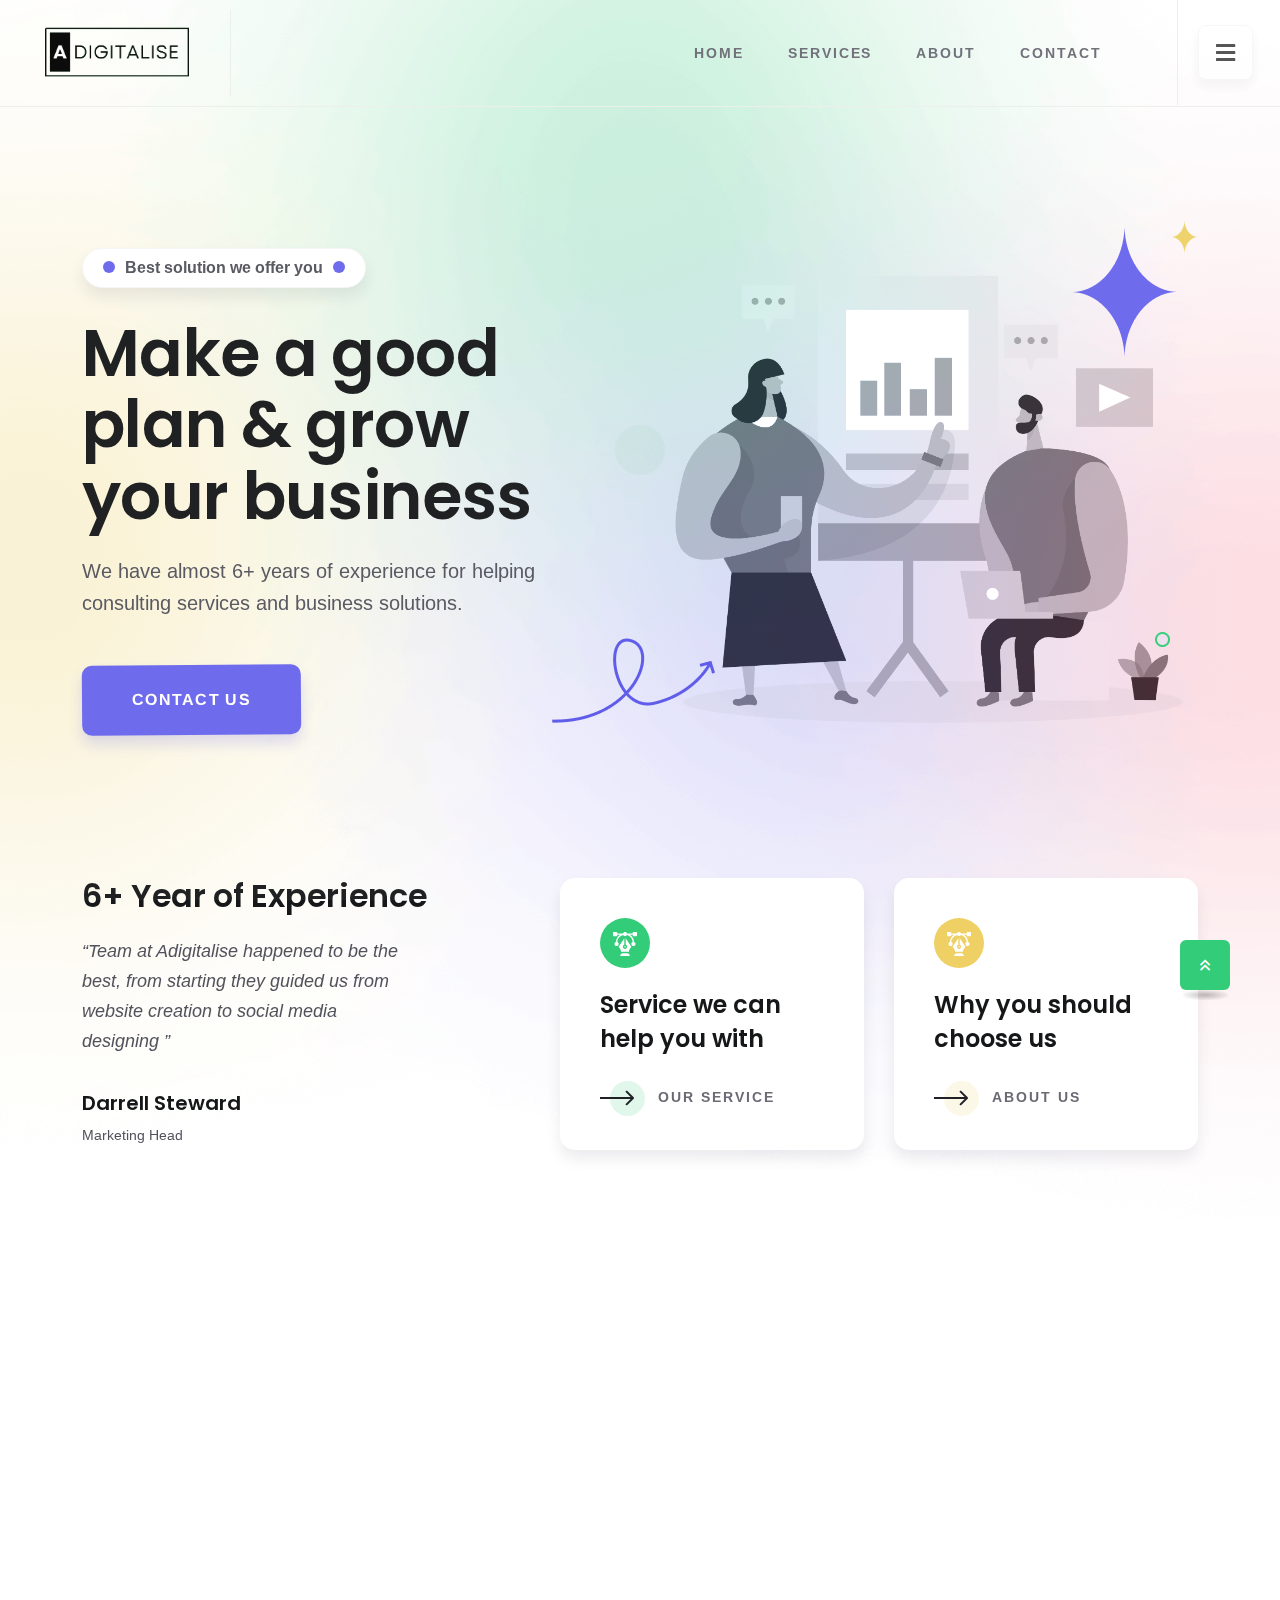
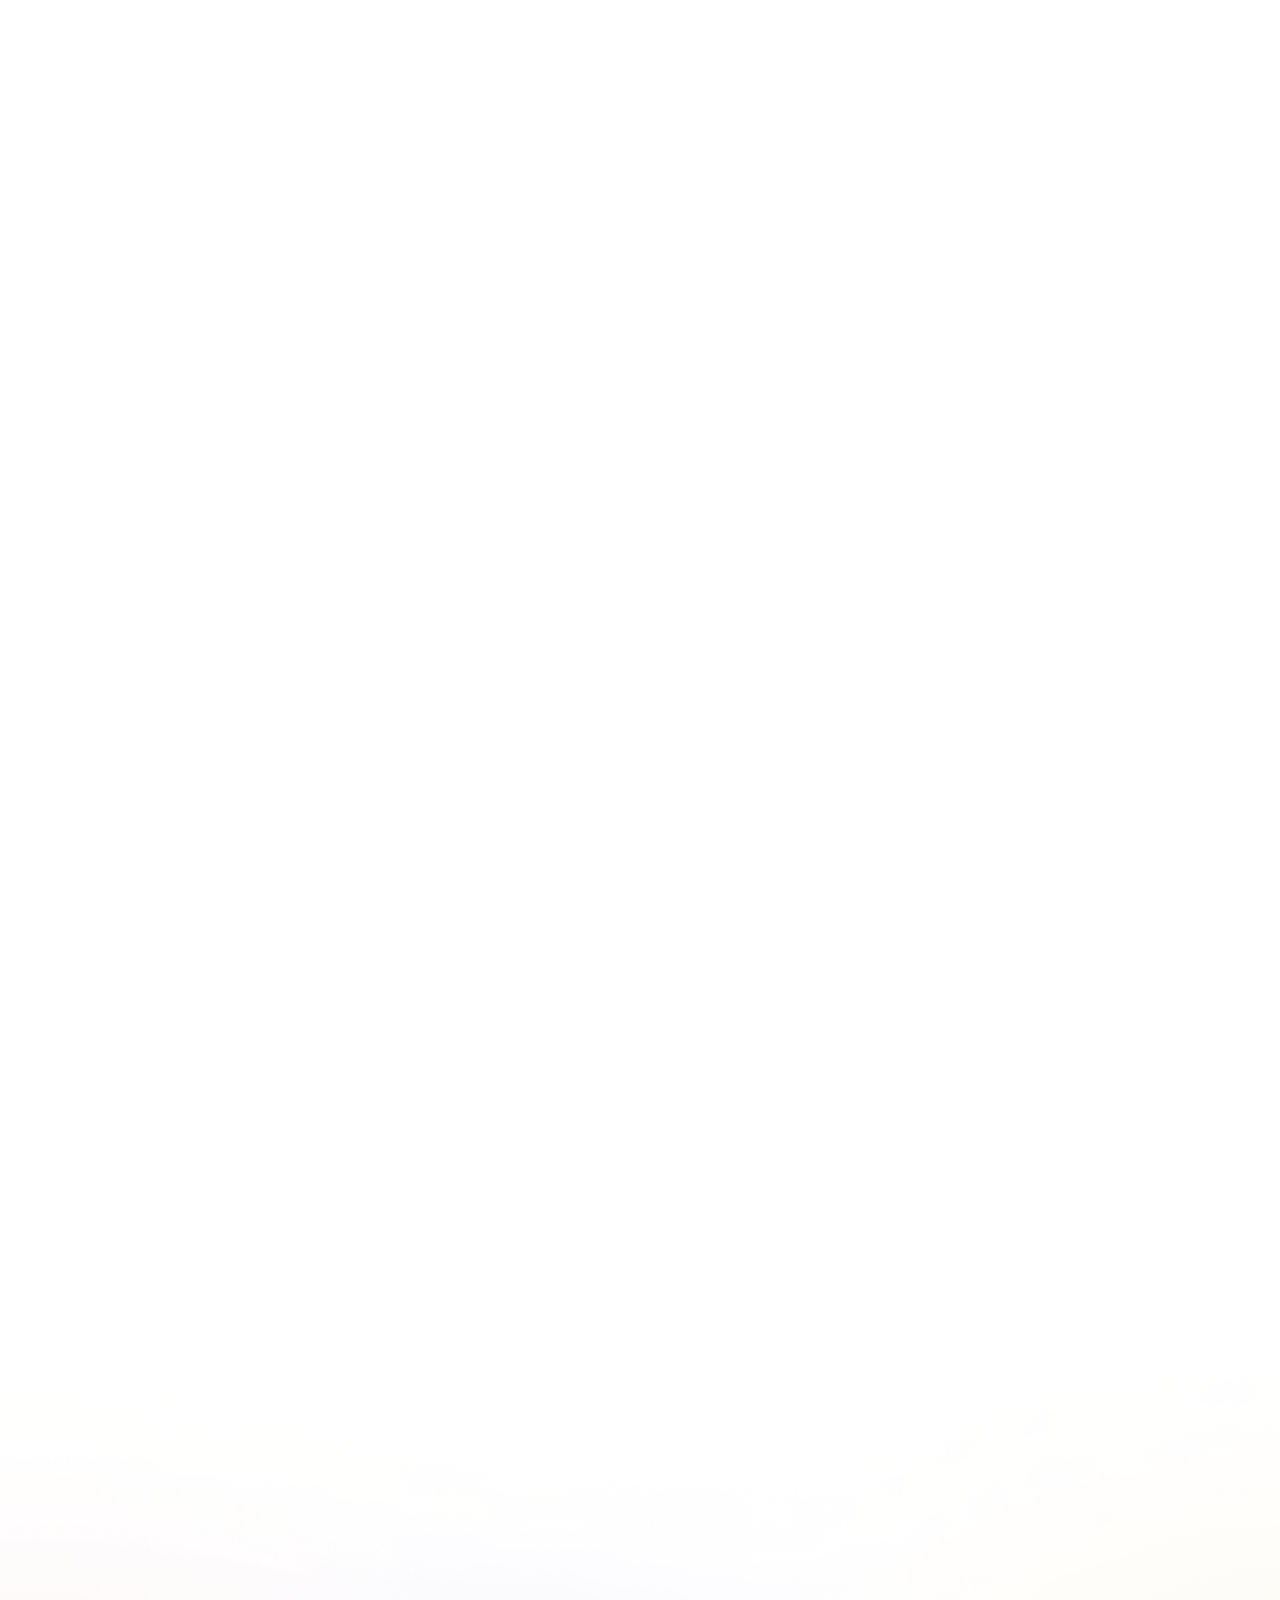
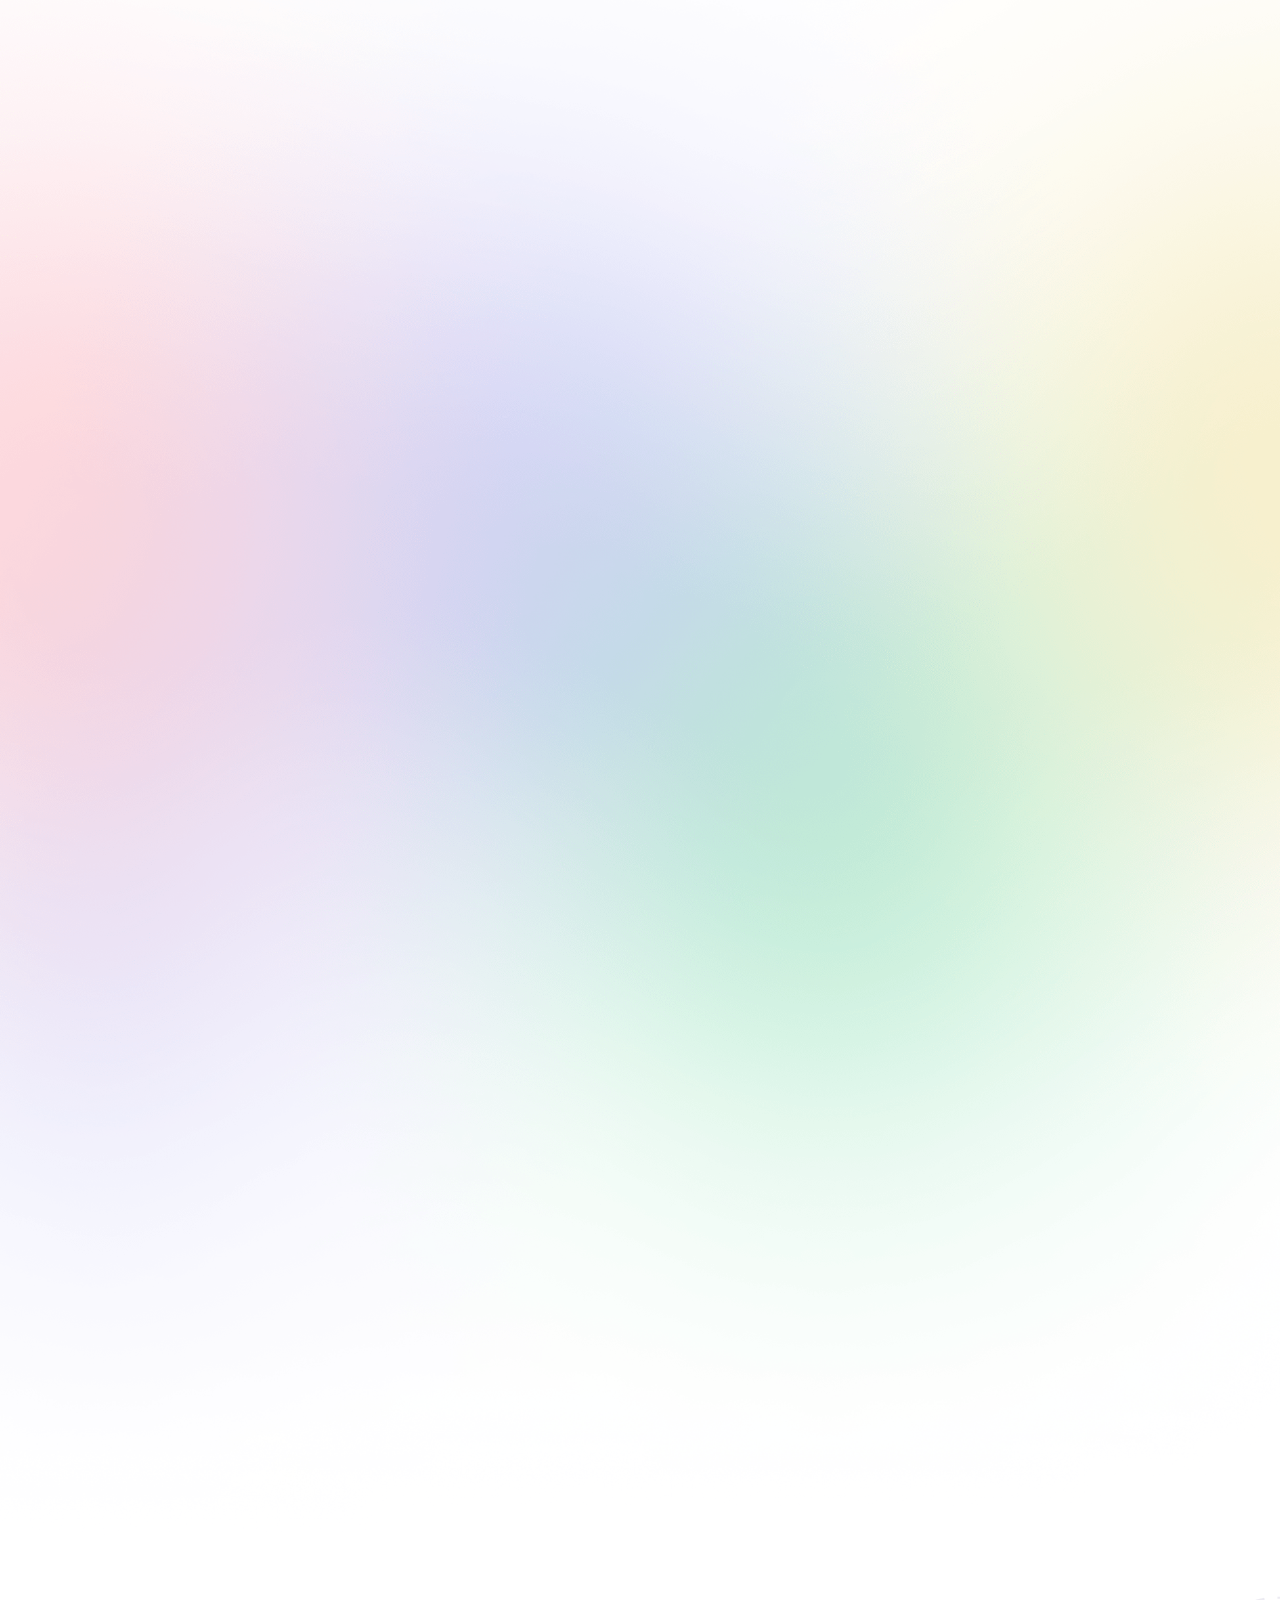
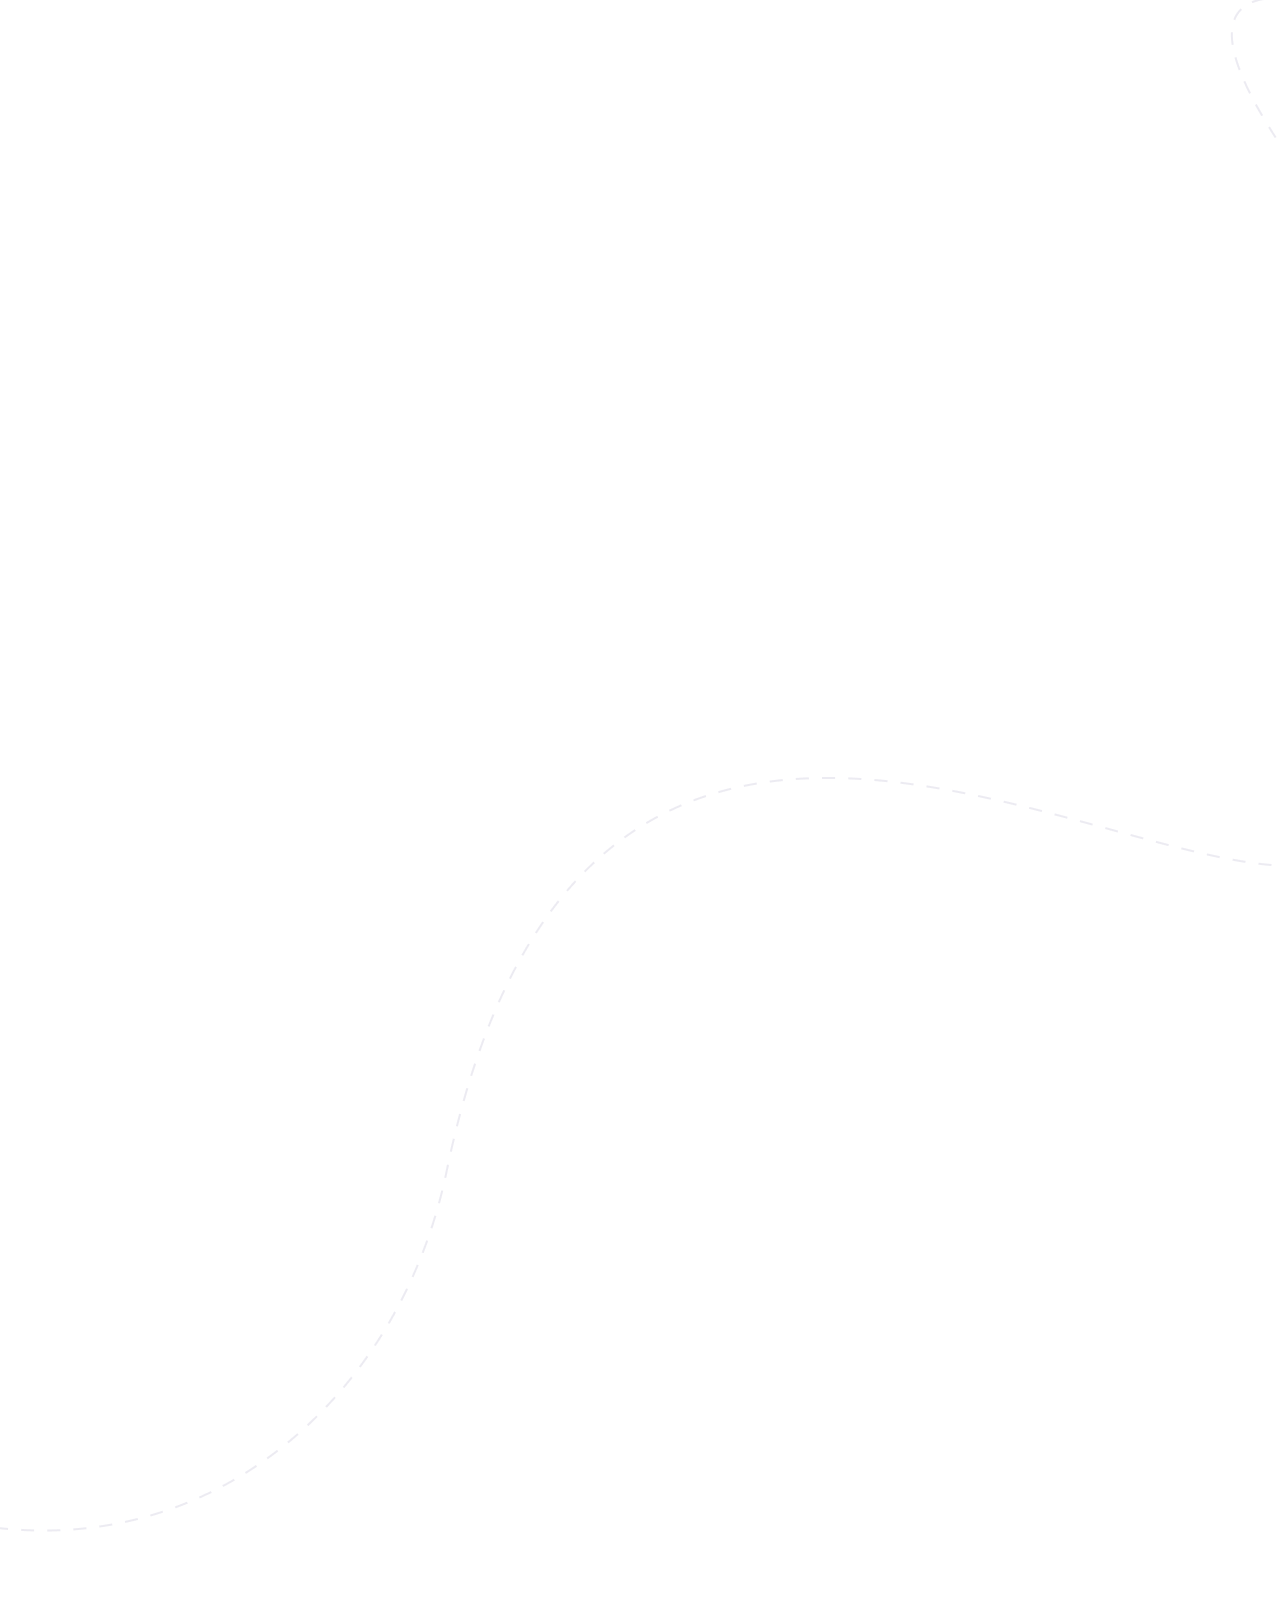
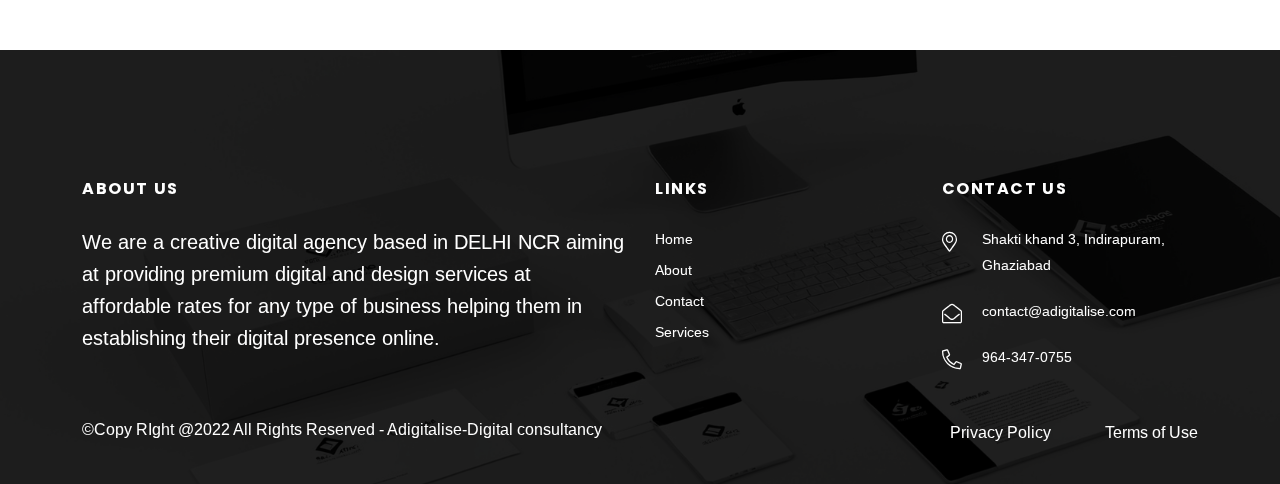
<file: index.html>
<!doctype html>
<html class="no-js" lang="zxx">

<head>
   <meta charset="utf-8">
   <meta http-equiv="x-ua-compatible" content="ie=edge">
   <title>Adigitalise-Digital consultancy</title>
   <meta name="description" content="">
   <meta name="viewport" content="width=device-width, initial-scale=1">

   <!-- Place favicon.ico in the root directory -->
   <link rel="shortcut icon" type="image/x-icon" href="assets/img/favicon.png">

   <!-- CSS here -->
   <link rel="stylesheet" href="assets/css/bootstrap.min.css">
   <link rel="stylesheet" href="assets/css/animate.css">
   <link rel="stylesheet" href="assets/css/custom-animation.css">
   <link rel="stylesheet" href="assets/css/swiper-bundle.css">
   <link rel="stylesheet" href="assets/css/slick.css">
   <link rel="stylesheet" href="assets/css/nice-select.css">
   <link rel="stylesheet" href="assets/css/flaticon.css">
   <link rel="stylesheet" href="assets/css/meanmenu.css">
   <link rel="stylesheet" href="assets/css/font-awesome-pro.css">
   <link rel="stylesheet" href="assets/css/magnific-popup.css">
   <link rel="stylesheet" href="assets/css/spacing.css">
   <link rel="stylesheet" href="assets/css/style.css">
</head>

<body>

   <!-- preloader -->
   <div id="preloader">
      <div class="preloader">
            <span></span>
            <span></span>
      </div>
   </div>
   <!-- preloader end  -->

   <header>
      <!-- tp-header-area-start -->
      <div id="header-sticky" class="tp-header-area header-pl-pr header-transparent header-border-bottom">
         <div class="container-fluid">
            <div class="row g-0 align-items-center">
               <div class="col-xl-2 col-lg-2 col-md-4 col-6">
                  <div class="tp-logo tp-logo-border">
                     <a href="index.html">
                        <img src="assets/img/logo/logo.png" alt="">
                     </a>
                  </div>
               </div>
               <div class="col-xl-10 col-lg-10 col-md-8 col-6 d-flex justify-content-end">
                  <div class="tp-main-menu d-none d-xl-block">
                     <nav id="mobile-menu">
                        <ul>
                           <li><a href="index.html">Home</a>
                           </li>
                           <li><a href="service.html">Services</a>
                              <!-- <ul class="submenu">
                                 <li><a href="service-details.html">Shopify Website</a></li>
                                 <li><a href="service-details.html">WooCommerce Website</a></li>
                                 <li><a href="service-details.html">Wordpress Website</a></li>
                                 <li><a href="service-details.html">Business Website</a></li>
                                 <li><a href="service-details.html">Multi-Vendor Website</a></li>
                                 <li><a href="service-details.html">Email Marketing</a></li>
                                 <li><a href="service-details.html">Social-Media Marketing</a></li>
                                 <li><a href="service-details.html">Graphic Design</a></li>
                                 <li><a href="service-details.html">AI Automations</a></li>
                              </ul> -->
                           </li>
                           <li><a href="about-us.html">About</a>
                           </li>
                           <li><a href="contact.html">Contact</a>
                           </li>
                        </ul>
                     </nav>
                  </div>
                  <div class="tp-header-right">
                     <ul>
                        <li><a class="tp-menu-bar" href="javascript:void(0)"><i class="fas fa-bars"></i></a></li>
                     </ul>
                  </div>
               </div>
            </div>
         </div>
      </div>
      <!-- tp-header-area-end -->
   </header>

   <!-- tp-offcanvus-area-start -->
      <div class="tp-offcanvas-area">
      <div class="tpoffcanvas">
         <div class="tpoffcanvas__close-btn">
            <button class="close-btn"><i class="fal fa-times"></i></button>
         </div>
         <div class="tpoffcanvas__logo pt-50">
            <a href="index.html">
               <img src="assets/img/logo/logo-white.png" alt="">
            </a>
         </div>
         <div class="tpoffcanvas__text">
            <p>We are always looking forward to start a new project. Feel free to contact us. </p>
         </div>
         <div class="mobile-menu"></div>
         <div class="tpoffcanvas__info">
            <h3 class="offcanva-title">Get In Touch</h3>
            <div class="tp-info-wrapper mb-20 d-flex align-items-center">
               <div class="tpoffcanvas__info-icon">
                  <a href="#"><i class="fal fa-envelope"></i></a>
               </div>
               <div class="tpoffcanvas__info-address">
                  <span>Email</span>
                  <a href="maito:contact@adigitalise.com">contact@adigitalise.com</a>
               </div>
            </div>
            <div class="tp-info-wrapper mb-20 d-flex align-items-center">
               <div class="tpoffcanvas__info-icon">
                  <a href="#"><i class="fal fa-phone-alt"></i></a>
               </div>
               <div class="tpoffcanvas__info-address">
                  <span>Phone</span>
                  <a href="tel:9643470755">964-347-0755</a>
               </div>
            </div>
            <div class="tp-info-wrapper mb-20 d-flex align-items-center">
               <div class="tpoffcanvas__info-icon">
                  <a href="#"><i class="fas fa-map-marker-alt"></i></a>
               </div>
               <div class="tpoffcanvas__info-address">
                  <span>Location</span>
                  <a href="https://www.google.com/maps/@37.4801311,22.8928877,3z" target="_blank">Shakti khand 3, Indirapuram, Ghaziabad</a>
               </div>
            </div>
         </div>
         <div class="tpoffcanvas__social">
            <div class="social-icon">
               <a href="#"><i class="fab fa-twitter"></i></a>
               <a href="#"><i class="fab fa-instagram"></i></a>
               <a href="#"><i class="fab fa-linkedin"></i></a>
            </div>
         </div>
      </div>
      </div>
   
      <div class="body-overlay"></div>
   <!-- tp-offcanvus-area-end -->

   <main>
      <!-- tp-slider-area-start -->
      <div class="tp-hero-area hero-grideant-bg" data-background="assets/img/slider/slider-grident-bg.png">
         <div class="container">
            <div class="row align-items-center hero-space">
               <div class="col-xl-6 col-lg-6">
                  <div class="tp-hero">
                     <div class="tp-hero__section-box">
                        <h4 class="tp-section-subtitle  wow tpfadeUp" data-wow-duration=".7s" data-wow-delay=".3s">Best solution we offer you</h4>
                        <h2 class="tp-slider-title wow tpfadeUp" data-wow-duration=".7s" data-wow-delay=".6s">Make a good plan & grow your business</h2>
                        <p class="wow tpfadeUp" data-wow-duration=".7s" data-wow-delay=".8s">We have almost 6+ years of experience for helping consulting services and business
                           solutions. </p>
                     </div>
                     <div class="tp-hero__wrapper d-flex align-items-center wow tpfadeUp" data-wow-duration=".7s" data-wow-delay="1s">
                        <div class="tp-hero__button">
                           <a class="tp-btn" href="about-us.html">Contact us</a>
                        </div>
                     </div>
                  </div>
               </div>
               <div class="col-xl-6 col-lg-6">
                  <div class="tp-hero__wrapper-thumb p-relative">
                     <div class="tp-hero-shape-one">
                        <img src="assets/img/slider/hero-star-shape.png "  alt="">
                     </div>
                     <div class="tp-hero-shape-two">
                        <img src="assets/img/slider/hero-circle-shape.png " alt="">
                     </div>
                     <div class="tp-hero-shape-three">
                        <img src="assets/img/slider/hero-angel-shape.png "  alt="">
                     </div>
                     <div class="tp-hero-shape-four">
                        <img src="assets/img/slider/hero-star-sm-shape.png" alt="">
                     </div>
                     <div class="tp-hero__thumb text-start text-lg-end wow tpfadeRight"  data-wow-duration=".9s" data-wow-delay="1.2s">
                        <img src="assets/img/slider/hero-1.png" alt="">
                     </div>
                  </div>
               </div>
            </div>
            <div class="row">
               <div class="col-xl-5 col-lg-5 wow tpfadeUp" data-wow-duration=".7s" data-wow-delay=".3s">
                  <div class="tp-slider-exprience">
                     <div class="tp-slider-exprience__content">
                        <h4 class="tp-slider-exp-title">6+ Year of Experience</h4>
                        <p>“Team at Adigitalise happened to be the best, from starting they guided us from website creation to social media designing ”</p>
                     </div>
                     <div class="tp-slider-exprience__client-info d-flex align-items-center">
                        <div class="tp-slider-exprience__meta">
                           <h5 class="tp-client-name">Darrell Steward</h5>
                           <span>Marketing Head</span>
                        </div>
                     </div>
                  </div>
               </div>
               <div class="col-xl-7 col-lg-7">
                  <div class="row">
                     <div class="col-xl-6 col-lg-6 col-md-6 wow tpfadeUp" data-wow-duration=".7s" data-wow-delay=".5s">
                        <div class="tp-slider-exp-item mb-30">
                           <div class="tp-slider-exp-item__icon icon-bg-green">
                              <svg width="24" height="24" viewBox="0 0 24 24" fill="none"
                                 xmlns="http://www.w3.org/2000/svg">
                                 <g clip-path="url(#clip0_289_84)">
                                    <path
                                       d="M23.2969 0H20.4375C20.0489 0 19.7344 0.314484 19.7344 0.703125V1.40625H13.9799C13.6886 0.589594 12.9155 0 12 0C11.0845 0 10.3114 0.589594 10.0201 1.40625H4.26562V0.703125C4.26562 0.314484 3.95114 0 3.5625 0H0.703125C0.314484 0 0 0.314484 0 0.703125V3.51562C0 3.90427 0.314484 4.21875 0.703125 4.21875H3.5625C3.95114 4.21875 4.26562 3.90427 4.26562 3.51562V2.80312H7.15331C4.71314 4.32755 3.10416 7.005 2.91183 10.0038C2.06817 10.28 1.45312 11.0653 1.45312 12C1.45312 13.1632 2.39934 14.1094 3.5625 14.1094C4.72566 14.1094 5.67188 13.1632 5.67188 12C5.67188 11.1028 5.10652 10.34 4.31531 10.0356C4.55522 6.69225 6.88809 3.87431 10.1331 3.07031C10.4841 3.74892 11.1847 4.21875 12 4.21875C12.8153 4.21875 13.5159 3.74892 13.8669 3.07031C17.1119 3.87427 19.4448 6.6922 19.6847 10.0356C18.8935 10.34 18.3281 11.1028 18.3281 12C18.3281 13.1632 19.2743 14.1094 20.4375 14.1094C21.6007 14.1094 22.5469 13.1632 22.5469 12C22.5469 11.0653 21.9318 10.28 21.0882 10.0038C20.8958 7.005 19.2869 4.33692 16.8467 2.8125H19.7344V3.51562C19.7344 3.90427 20.0489 4.21875 20.4375 4.21875H23.2969C23.6855 4.21875 24 3.90427 24 3.51562V0.703125C24 0.314484 23.6855 0 23.2969 0Z"
                                       fill="currentColor" />
                                    <path
                                       d="M16.7835 23.1279C16.4157 22.0025 15.3561 21.1406 14.1093 21.1406H9.89052C8.64365 21.1406 7.58408 22.0025 7.2163 23.1279C7.07451 23.5618 7.44365 24 7.90021 24H16.0996C16.5561 24 16.9253 23.5618 16.7835 23.1279Z"
                                       fill="currentColor" />
                                    <path
                                       d="M18.21 14.4225L12.7031 6.16217V12.8327C13.5198 13.1239 14.1094 13.8971 14.1094 14.8125C14.1094 15.9757 13.1632 16.9219 12 16.9219C10.8369 16.9219 9.89063 15.9757 9.89063 14.8125C9.89063 13.8971 10.4802 13.1239 11.2969 12.8327V6.16217L5.79001 14.4225C5.60391 14.7013 5.64099 15.0728 5.8779 15.3097C7.16869 16.6005 7.99379 18.2634 8.31221 20.0471C8.80065 19.849 9.33188 19.7344 9.89063 19.7344H14.1094C14.6681 19.7344 15.1994 19.8489 15.6878 20.047C16.0062 18.2632 16.8313 16.6005 18.1221 15.3097C18.359 15.0728 18.3961 14.7013 18.21 14.4225Z"
                                       fill="currentColor" />
                                    <path
                                       d="M12 14.1094C11.6121 14.1094 11.2969 14.4246 11.2969 14.8125C11.2969 15.2004 11.6121 15.5156 12 15.5156C12.3879 15.5156 12.7031 15.2004 12.7031 14.8125C12.7031 14.4246 12.3879 14.1094 12 14.1094Z"
                                       fill="currentColor" />
                                 </g>
                                 <defs>
                                    <clipPath id="clip0_289_84">
                                       <rect width="24" height="24" fill="currentColor" />
                                    </clipPath>
                                 </defs>
                              </svg>
                           </div>
                           <div class="tp-slider-exp-item__content">
                              <h4 class="tp-exp-sm-title">Service we can <br> help you with</h4>
                           </div>
                           <div class="tp-slider-exp-item__service-link">
                              <div class="tp-link tp-link-green">
                                 <a href="service.html">
                                    <svg width="34" height="16" viewBox="0 0 34 16" fill="none"
                                       xmlns="http://www.w3.org/2000/svg">
                                       <path
                                          d="M33.7071 8.70711C34.0976 8.31659 34.0976 7.68342 33.7071 7.2929L27.3431 0.928935C26.9526 0.53841 26.3195 0.53841 25.9289 0.928934C25.5384 1.31946 25.5384 1.95262 25.9289 2.34315L31.5858 8L25.9289 13.6569C25.5384 14.0474 25.5384 14.6805 25.9289 15.0711C26.3195 15.4616 26.9526 15.4616 27.3431 15.0711L33.7071 8.70711ZM-8.74228e-08 9L33 9L33 7L8.74228e-08 7L-8.74228e-08 9Z"
                                          fill="#202026" />
                                    </svg>
                                    <span>Our Service</span>
                                 </a>
                              </div>
                           </div>
                        </div>
                     </div>
                     <div class="col-xl-6 col-lg-6 col-md-6 wow tpfadeUp" data-wow-duration=".7s" data-wow-delay=".7s">
                        <div class="tp-slider-exp-item mb-30">
                           <div class="tp-slider-exp-item__icon">
                              <svg width="24" height="24" viewBox="0 0 24 24" fill="none"
                                 xmlns="http://www.w3.org/2000/svg">
                                 <g clip-path="url(#clip0_289_84)">
                                    <path
                                       d="M23.2969 0H20.4375C20.0489 0 19.7344 0.314484 19.7344 0.703125V1.40625H13.9799C13.6886 0.589594 12.9155 0 12 0C11.0845 0 10.3114 0.589594 10.0201 1.40625H4.26562V0.703125C4.26562 0.314484 3.95114 0 3.5625 0H0.703125C0.314484 0 0 0.314484 0 0.703125V3.51562C0 3.90427 0.314484 4.21875 0.703125 4.21875H3.5625C3.95114 4.21875 4.26562 3.90427 4.26562 3.51562V2.80312H7.15331C4.71314 4.32755 3.10416 7.005 2.91183 10.0038C2.06817 10.28 1.45312 11.0653 1.45312 12C1.45312 13.1632 2.39934 14.1094 3.5625 14.1094C4.72566 14.1094 5.67188 13.1632 5.67188 12C5.67188 11.1028 5.10652 10.34 4.31531 10.0356C4.55522 6.69225 6.88809 3.87431 10.1331 3.07031C10.4841 3.74892 11.1847 4.21875 12 4.21875C12.8153 4.21875 13.5159 3.74892 13.8669 3.07031C17.1119 3.87427 19.4448 6.6922 19.6847 10.0356C18.8935 10.34 18.3281 11.1028 18.3281 12C18.3281 13.1632 19.2743 14.1094 20.4375 14.1094C21.6007 14.1094 22.5469 13.1632 22.5469 12C22.5469 11.0653 21.9318 10.28 21.0882 10.0038C20.8958 7.005 19.2869 4.33692 16.8467 2.8125H19.7344V3.51562C19.7344 3.90427 20.0489 4.21875 20.4375 4.21875H23.2969C23.6855 4.21875 24 3.90427 24 3.51562V0.703125C24 0.314484 23.6855 0 23.2969 0Z"
                                       fill="currentColor" />
                                    <path
                                       d="M16.7835 23.1279C16.4157 22.0025 15.3561 21.1406 14.1093 21.1406H9.89052C8.64365 21.1406 7.58408 22.0025 7.2163 23.1279C7.07451 23.5618 7.44365 24 7.90021 24H16.0996C16.5561 24 16.9253 23.5618 16.7835 23.1279Z"
                                       fill="currentColor" />
                                    <path
                                       d="M18.21 14.4225L12.7031 6.16217V12.8327C13.5198 13.1239 14.1094 13.8971 14.1094 14.8125C14.1094 15.9757 13.1632 16.9219 12 16.9219C10.8369 16.9219 9.89063 15.9757 9.89063 14.8125C9.89063 13.8971 10.4802 13.1239 11.2969 12.8327V6.16217L5.79001 14.4225C5.60391 14.7013 5.64099 15.0728 5.8779 15.3097C7.16869 16.6005 7.99379 18.2634 8.31221 20.0471C8.80065 19.849 9.33188 19.7344 9.89063 19.7344H14.1094C14.6681 19.7344 15.1994 19.8489 15.6878 20.047C16.0062 18.2632 16.8313 16.6005 18.1221 15.3097C18.359 15.0728 18.3961 14.7013 18.21 14.4225Z"
                                       fill="currentColor" />
                                    <path
                                       d="M12 14.1094C11.6121 14.1094 11.2969 14.4246 11.2969 14.8125C11.2969 15.2004 11.6121 15.5156 12 15.5156C12.3879 15.5156 12.7031 15.2004 12.7031 14.8125C12.7031 14.4246 12.3879 14.1094 12 14.1094Z"
                                       fill="currentColor" />
                                 </g>
                                 <defs>
                                    <clipPath>
                                       <rect width="24" height="24" fill="currentColor" />
                                    </clipPath>
                                 </defs>
                              </svg>
                           </div>
                           <div class="tp-slider-exp-item__content">
                              <h4 class="tp-exp-sm-title">Why you should choose us </h4>
                           </div>
                           <div class="tp-slider-exp-item__service-link">
                              <div class="tp-link">
                                 <a href="about-us.html">
                                    <svg width="34" height="16" viewBox="0 0 34 16" fill="none"
                                       xmlns="http://www.w3.org/2000/svg">
                                       <path
                                          d="M33.7071 8.70711C34.0976 8.31659 34.0976 7.68342 33.7071 7.2929L27.3431 0.928935C26.9526 0.53841 26.3195 0.53841 25.9289 0.928934C25.5384 1.31946 25.5384 1.95262 25.9289 2.34315L31.5858 8L25.9289 13.6569C25.5384 14.0474 25.5384 14.6805 25.9289 15.0711C26.3195 15.4616 26.9526 15.4616 27.3431 15.0711L33.7071 8.70711ZM-8.74228e-08 9L33 9L33 7L8.74228e-08 7L-8.74228e-08 9Z"
                                          fill="#202026" />
                                    </svg>
                                    <span>About us</span>
                                 </a>
                              </div>
                           </div>
                        </div>
                     </div>
                  </div>
               </div>
            </div>
         </div>
      </div>
      <!-- tp-slider-area-end -->

      <!-- tp-about-area-start -->
      <div class="tp-about-area ab-area-sapce pt-120 pb-120">
         <div class="container">
            <div class="row align-items-center">
               <div class="col-xl-5 col-lg-5 order-2 order-lg-1 wow tpfadeLeft" data-wow-duration=".7s" data-wow-delay=".5s">
                  <div class="tp-ab-wrapper p-relative">
                     <div class="tp-ab-shape-two z-index-3">
                        <img src="assets/img/about/about-circle-shape.png" alt="">
                     </div>
                     <div class="tp-about-thumb">
                        <img src="assets/img/about/about-img.png" alt="">
                     </div>
                  </div>
               </div>
               <div class="col-xl-7 col-lg-7 order-1 order-lg-2 wow tpfadeRight" data-wow-duration=".7s" data-wow-delay=".7s">
                  <div class="tp-ab-section-title-box">
                     <h4 class="tp-section-subtitle tp-green-color">Who we are?</h4>
                     <h3 class="tp-section-title">We are dynamic team of creative design and development</h3>
                     <p>We are a creative digital agency based in DELHI NCR aiming at providing premium digital and design services at affordable rates for any type of business helping them in establishing their digital presence online. </p>
                     <a class="tp-btn" href="about-us.html">About us</a>
                  </div>
               </div>
            </div>
         </div>
      </div>
      <!-- tp-about-area-end -->

      <!-- tp-service-area-start -->
      <div class="tp-service-area service-space-bottom pb-110 ">
         <div class="container">
            <div class="row">
               <div class="col-xl-5 col-lg-5 wow tpfadeLeft" data-wow-duration=".7s" data-wow-delay=".5s">
                  <div class="service-section-wrapper">
                     <div class="tp-service-section-title-box">
                        <h4 class="tp-section-subtitle tp-yellow-color">What we can do for you?</h4>
                        <h3 class="tp-section-title">Service we can help you with</h3>
                     </div>
                     <div class="tp-service-content mb-20">
                        <h4 class="tp-service-sm-title">We'll ensure you always get the best Digital Service</h4>
                        <a class="tp-btn" href="service.html">See all Services</a>
                     </div>
                  </div>
               </div>
               <div class="col-xl-7 col-lg-7">
                  <div class="row service-space-left">
                     <div class="col-12 wow tpfadeUp" data-wow-duration=".7s" data-wow-delay=".7s">
                        <div class="tp-service-item mb-20 d-flex justify-content-between">
                           <div class="tp-service-item__content">
                              <h4 class="tp-service-sm-title"><a href="service-details.html">Web <br> Development</a></h4>
                              <!-- <div class="tp-service-item__button-link">
                                 <a href="service-details.html">
                                    <span>
                                       <svg width="34" height="16" viewBox="0 0 34 16" fill="none"
                                          xmlns="http://www.w3.org/2000/svg">
                                          <path
                                             d="M33.7071 8.70711C34.0976 8.31659 34.0976 7.68342 33.7071 7.2929L27.3431 0.928935C26.9526 0.53841 26.3195 0.53841 25.9289 0.928934C25.5384 1.31946 25.5384 1.95262 25.9289 2.34315L31.5858 8L25.9289 13.6569C25.5384 14.0474 25.5384 14.6805 25.9289 15.0711C26.3195 15.4616 26.9526 15.4616 27.3431 15.0711L33.7071 8.70711ZM-8.74228e-08 9L33 9L33 7L8.74228e-08 7L-8.74228e-08 9Z"
                                             fill="currentColor" />
                                       </svg>
                                    </span>
                                    Read More
                                 </a>
                              </div> -->
                           </div>
                           <div class="tp-service-item__icon">
                              <span>
                                 <svg width="32" height="24" viewBox="0 0 32 24" fill="none"
                                    xmlns="http://www.w3.org/2000/svg">
                                    <path
                                       d="M27.4713 0.293701H4.52875C2.03187 0.293701 0 2.32558 0 4.82308V19.1768C0 21.6743 2.03187 23.7062 4.52875 23.7062H27.4713C29.9681 23.7062 32 21.6743 32 19.1768V4.82308C32 2.32558 29.9681 0.293701 27.4713 0.293701ZM11.6131 7.49933L6.84875 12.2637L11.0856 16.5006C11.4519 16.8668 11.4519 17.4606 11.0856 17.8262C10.72 18.1925 10.1263 18.1925 9.76 17.8262L4.86 12.9262C4.49375 12.56 4.49375 11.9668 4.86 11.6006L10.2869 6.1737C10.6531 5.80745 11.2469 5.80745 11.6131 6.1737C11.9788 6.53933 11.9788 7.13308 11.6131 7.49933ZM19.3463 5.2937L14.3888 19.3306C14.2163 19.8193 13.6806 20.075 13.1925 19.9025C12.7044 19.73 12.4481 19.1943 12.6206 18.7062L17.5781 4.66933C17.7506 4.1812 18.2856 3.92495 18.7744 4.09745C19.2625 4.26995 19.5188 4.80558 19.3463 5.2937ZM27.14 12.3993L21.7131 17.8262C21.3469 18.1925 20.7531 18.1925 20.3869 17.8262C20.0212 17.4606 20.0212 16.8668 20.3869 16.5006L25.1513 11.7362L20.9144 7.49933C20.5481 7.13308 20.5481 6.53933 20.9144 6.1737C21.28 5.80745 21.8738 5.80745 22.24 6.1737L27.14 11.0737C27.5062 11.44 27.5062 12.0331 27.14 12.3993Z"
                                       fill="currentColor" />
                                 </svg>
                              </span>
                           </div>
                        </div>
                     </div>
                     <div class="col-12 wow tpfadeUp" data-wow-duration=".7s" data-wow-delay=".9s">
                        <div class="tp-service-item sv-color-blue-one mb-20 d-flex justify-content-between">
                           <div class="tp-service-item__content">
                              <h4 class="tp-service-sm-title"><a href="service-details.html">Mobile app <br> Development</a></h4>
                              <!-- <div class="tp-service-item__button-link">
                                 <a href="service-details.html">
                                    <span>
                                       <svg width="34" height="16" viewBox="0 0 34 16" fill="none"
                                          xmlns="http://www.w3.org/2000/svg">
                                          <path
                                             d="M33.7071 8.70711C34.0976 8.31659 34.0976 7.68342 33.7071 7.2929L27.3431 0.928935C26.9526 0.53841 26.3195 0.53841 25.9289 0.928934C25.5384 1.31946 25.5384 1.95262 25.9289 2.34315L31.5858 8L25.9289 13.6569C25.5384 14.0474 25.5384 14.6805 25.9289 15.0711C26.3195 15.4616 26.9526 15.4616 27.3431 15.0711L33.7071 8.70711ZM-8.74228e-08 9L33 9L33 7L8.74228e-08 7L-8.74228e-08 9Z"
                                             fill="currentColor" />
                                       </svg>
                                    </span>
                                    Read More
                                 </a>
                              </div> -->
                           </div>
                           <div class="tp-service-item__icon">
                              <span>
                                 <svg width="36" height="36" viewBox="0 0 36 36" fill="none"
                                    xmlns="http://www.w3.org/2000/svg">
                                    <path
                                       d="M1.0574 22.7392L1.3939 22.8097C1.50788 23.1734 1.64903 23.5265 1.83365 23.8737L1.63816 24.156C1.37217 24.574 1.43737 25.1333 1.77388 25.4861L2.6262 26.3274C2.979 26.6914 3.5273 26.7454 3.96161 26.4687L4.25477 26.2678C4.59127 26.4523 4.95508 26.5936 5.31875 26.7075L5.38939 27.055C5.48707 27.5436 5.89964 27.8746 6.3936 27.8855C6.3936 27.9473 6.3936 31.4329 6.3936 31.3762C6.3936 33.5799 8.18505 35.3715 10.3891 35.3715H23.4503C25.6542 35.3715 27.4456 33.5799 27.4456 31.3762C27.4456 29.7484 27.4456 26.5093 27.4456 24.7532H27.8419C28.4879 24.7532 29.0579 24.2973 29.1719 23.6622L29.2642 23.2169C29.731 23.0812 30.1816 22.8858 30.6159 22.647L30.9905 22.8967C31.5388 23.2603 32.2553 23.1843 32.7004 22.7284L33.7698 21.6588C34.2476 21.2029 34.3236 20.4756 33.949 19.9271L33.6993 19.5526C33.9382 19.1184 34.1228 18.6625 34.2694 18.1737L34.6765 18.0923C35.3279 17.9675 35.7947 17.4138 35.7947 16.7731V15.237C35.7947 14.5911 35.3279 14.0209 34.6765 13.8961L34.2476 13.8038C34.1119 13.3479 33.9164 12.8809 33.6776 12.452L33.9164 12.0883C34.2802 11.5401 34.2259 10.8128 33.759 10.3675L32.6733 9.28708C32.2228 8.83116 31.5062 8.74978 30.9579 9.11346L30.5725 9.36872C30.1382 9.12989 29.6714 8.93427 29.2045 8.79856L29.1231 8.38611C29.009 7.75101 28.4553 7.28423 27.7931 7.28423H27.4456C27.4456 7.21717 27.4456 4.57445 27.4456 4.62958C27.4456 2.39798 25.6227 0.628662 23.4503 0.628662H10.3891C8.20573 0.628662 6.3936 2.41018 6.3936 4.62958V14.2815C5.87248 14.287 5.4436 14.6398 5.35679 15.1284L5.29158 15.465C4.92248 15.5843 4.5588 15.7364 4.2113 15.9209L3.93444 15.7364C3.51113 15.4486 2.95183 15.5029 2.60446 15.8557L1.76301 16.7026C1.41021 17.0557 1.35043 17.62 1.62186 18.0489L1.81735 18.3312C1.63816 18.6787 1.49701 19.0315 1.38304 19.406L1.04653 19.4656C0.541581 19.5743 0.205078 19.9979 0.205078 20.4973V21.7023C0.205078 22.2072 0.56875 22.6414 1.0574 22.7392ZM16.9195 33.5312C16.3442 33.5312 15.8719 33.0644 15.8719 32.4836C15.8719 31.9026 16.3442 31.4358 16.9195 31.4358C17.5004 31.4358 17.9673 31.9026 17.9673 32.4836C17.9673 33.0644 17.5004 33.5312 16.9195 33.5312ZM31.8265 14.1566C33.1655 17.7143 30.6136 21.2495 26.9028 21.1377C24.6908 21.0067 23.1075 19.7572 22.4622 18.0436C21.1599 14.5842 23.5292 11.2563 26.9028 11.0625C29.2428 10.9899 31.1112 12.2577 31.8265 14.1566ZM15.9425 2.43642H17.8968C18.1953 2.43642 18.4397 2.68055 18.4397 2.97928C18.4397 3.27774 18.1953 3.52213 17.8968 3.52213H15.9425C15.6439 3.52213 15.3996 3.27774 15.3996 2.97928C15.3996 2.68055 15.6439 2.43642 15.9425 2.43642ZM7.47931 5.32432H26.3599V7.28423H26.2677C25.6 7.28423 25.0408 7.74014 24.9267 8.37524L24.8453 8.80942C24.3677 8.95601 23.9007 9.15136 23.4556 9.39045L23.1028 9.15136C22.5599 8.78769 21.8433 8.85289 21.3981 9.30881L20.318 10.3892C19.8619 10.8451 19.7804 11.5727 20.1333 12.1209L20.383 12.4846C20.1551 12.9299 19.9759 13.3858 19.8293 13.8635L19.395 13.9395C18.749 14.0752 18.3147 14.6234 18.3147 15.2585V16.8113C18.3147 17.4572 18.7816 18.0163 19.4059 18.1414L19.8402 18.2336C19.9868 18.7004 20.1714 19.151 20.4102 19.5961L20.1551 19.9597C19.8184 20.4973 19.8945 21.2138 20.3288 21.6699L21.4198 22.7501C21.8759 23.2169 22.5816 23.2821 23.1408 22.9293L23.5153 22.6687C23.9496 22.9075 24.4164 23.092 24.8779 23.2386L24.9702 23.6839C25.095 24.319 25.6433 24.7532 26.3056 24.7532H26.3599V30.0461H7.47931V27.8911H7.62589C8.13071 27.8911 8.57589 27.5327 8.6627 27.0386L8.73334 26.6914C9.09702 26.588 9.44995 26.4361 9.78645 26.2514L10.0796 26.447C10.5085 26.7293 11.0677 26.6641 11.4096 26.3113L12.2456 25.4752C12.6147 25.1224 12.6799 24.5578 12.3868 24.129L12.1913 23.8358C12.3759 23.4992 12.517 23.1464 12.6365 22.7663L12.9514 22.7013C13.4616 22.6035 13.8254 22.1693 13.8254 21.6752V20.4756C13.8254 19.9706 13.4616 19.5309 12.9514 19.4333L12.6147 19.3628C12.5116 19.0044 12.3596 18.6408 12.1751 18.3041L12.3596 18.0218C12.6419 17.5929 12.5984 17.0284 12.2347 16.6809L11.3933 15.8395C11.0405 15.4867 10.4813 15.4215 10.0524 15.7091L9.75398 15.9047C9.41735 15.7147 9.05368 15.5628 8.68987 15.4594L8.6248 15.1392C8.53786 14.6451 8.10368 14.2815 7.58786 14.2815H7.47931V5.32432ZM6.3936 17.924C7.841 17.6083 9.54842 18.3129 10.1394 19.8784C11.0461 22.2905 9.19761 24.5714 6.93645 24.4383C5.66599 24.4007 4.48922 23.6442 4.02668 22.419C3.23413 20.3181 4.51533 18.3259 6.3936 17.924Z"
                                       fill="currentColor" />
                                 </svg>
                              </span>
                           </div>
                        </div>
                     </div>
                     <div class="col-12 wow tpfadeUp" data-wow-duration=".7s" data-wow-delay="1s">
                        <div class="tp-service-item sv-color-blue-two mb-20 d-flex justify-content-between">
                           <div class="tp-service-item__content">
                              <h4 class="tp-service-sm-title"><a href="service-details.html">Any kind Custom <br> Solution</a></h4>
                              <!-- <div class="tp-service-item__button-link">
                                 <a href="service-details.html">
                                    <span>
                                       <svg width="34" height="16" viewBox="0 0 34 16" fill="none"
                                          xmlns="http://www.w3.org/2000/svg">
                                          <path
                                             d="M33.7071 8.70711C34.0976 8.31659 34.0976 7.68342 33.7071 7.2929L27.3431 0.928935C26.9526 0.53841 26.3195 0.53841 25.9289 0.928934C25.5384 1.31946 25.5384 1.95262 25.9289 2.34315L31.5858 8L25.9289 13.6569C25.5384 14.0474 25.5384 14.6805 25.9289 15.0711C26.3195 15.4616 26.9526 15.4616 27.3431 15.0711L33.7071 8.70711ZM-8.74228e-08 9L33 9L33 7L8.74228e-08 7L-8.74228e-08 9Z"
                                             fill="currentColor" />
                                       </svg>
                                    </span>
                                    Read More
                                 </a>
                              </div> -->
                           </div>
                           <div class="tp-service-item__icon">
                              <span>
                                 <svg width="35" height="35" viewBox="0 0 35 35" fill="none"
                                    xmlns="http://www.w3.org/2000/svg">
                                    <path
                                       d="M34.8901 15.5569C34.8348 15.065 34.261 14.6949 33.7648 14.6949C32.1613 14.6949 30.7382 13.7537 30.1414 12.297C29.5321 10.8053 29.9252 9.06604 31.1199 7.97002C31.4962 7.62598 31.5421 7.04989 31.2266 6.64999C30.4056 5.60771 29.4729 4.66608 28.4543 3.85009C28.0557 3.53041 27.4701 3.57491 27.1243 3.95771C26.0812 5.11291 24.2075 5.54217 22.7596 4.93808C21.2534 4.30433 20.3026 2.77753 20.396 1.13873C20.4268 0.623645 20.0502 0.176067 19.5369 0.116278C18.2296 -0.035084 16.9108 -0.0394735 15.5997 0.105986C15.0929 0.16199 14.7166 0.598973 14.7334 1.10755C14.7902 2.73031 13.8287 4.23016 12.337 4.84121C10.9065 5.42562 9.04582 4.99953 8.0049 3.85448C7.66086 3.47728 7.08553 3.43097 6.68427 3.74383C5.63563 4.56679 4.68189 5.50902 3.85333 6.54283C3.53048 6.94469 3.57816 7.52714 3.95762 7.87239C5.17594 8.97568 5.56872 10.73 4.93618 12.2391C4.33224 13.6778 2.83845 14.6045 1.1285 14.6045C0.57361 14.5867 0.178705 14.9595 0.117404 15.4641C-0.0363807 16.7784 -0.0380457 18.1183 0.109987 19.4433C0.165234 19.9373 0.756002 20.3042 1.25762 20.3042C2.78184 20.2655 4.2443 21.2085 4.85868 22.702C5.47004 24.1937 5.07649 25.9322 3.87982 27.0297C3.5055 27.3738 3.45767 27.9485 3.77372 28.348C4.58638 29.3837 5.51998 30.326 6.54168 31.1489C6.94279 31.4719 7.52614 31.4267 7.87382 31.0434C8.92095 29.8855 10.7944 29.457 12.2364 30.0623C13.747 30.6944 14.6972 32.221 14.6045 33.8603C14.574 34.3754 14.9515 34.8243 15.463 34.8827C16.132 34.961 16.8045 34.9997 17.4791 34.9997C18.1194 34.9997 18.7598 34.9648 19.4002 34.8935C19.9076 34.8375 20.2833 34.4 20.2662 33.8913C20.2076 32.2693 21.1712 30.7693 22.661 30.1595C24.1011 29.5713 25.9535 30.0017 26.995 31.1451C27.3409 31.5216 27.9127 31.5673 28.3156 31.2556C29.3625 30.4348 30.3144 29.493 31.1466 28.4565C31.4697 28.0554 31.4239 27.4722 31.0423 27.1263C29.8243 26.0238 29.4294 24.2687 30.0619 22.7612C30.6564 21.3418 32.0947 20.3889 33.6416 20.3889L33.8581 20.3946C34.3603 20.4353 34.8218 20.0486 34.8825 19.5362C35.037 18.2207 35.0387 16.8824 34.8901 15.5569ZM17.5002 27.5887C11.9281 27.5887 7.41126 23.0719 7.41126 17.5C7.41126 11.928 11.9282 7.41119 17.5002 7.41119C23.0721 7.41119 27.5891 11.928 27.5891 17.5C27.5891 19.3912 27.0676 21.1602 26.162 22.6729L21.7444 18.2551C22.0642 17.501 22.2331 16.6835 22.233 15.8398C22.233 14.1877 21.5895 12.6346 20.4212 11.4665C19.2531 10.2984 17.7 9.65514 16.0482 9.65514C15.4969 9.65514 14.9482 9.7284 14.4174 9.87295C14.1849 9.93637 13.9948 10.128 13.9329 10.3609C13.8696 10.5992 13.9409 10.8433 14.1271 11.0297C14.1271 11.0297 16.308 13.2274 17.0378 13.957C17.1142 14.0335 17.114 14.2158 17.1033 14.2815L17.0965 14.3295C17.0229 15.1317 16.8811 16.0947 16.7641 16.4648C16.7484 16.4804 16.7335 16.4935 16.7175 16.5096C16.7007 16.5264 16.6852 16.5426 16.669 16.5592C16.2941 16.6796 15.3163 16.8231 14.5014 16.896L14.5015 16.8916L14.4649 16.9009C14.4584 16.9016 14.4463 16.9025 14.4302 16.9025C14.3421 16.9025 14.2126 16.8779 14.0948 16.7602C13.3353 16.0007 11.2398 13.9202 11.2398 13.9202C11.0518 13.7328 10.859 13.6935 10.7305 13.6935C10.4309 13.6935 10.1627 13.9099 10.0783 14.2204C9.50142 16.355 10.1129 18.6512 11.6745 20.213C12.8429 21.3812 14.3962 22.0245 16.0483 22.0245C16.892 22.0245 17.7095 21.8557 18.4634 21.5359L22.9291 26.0015C21.3613 27.0048 19.4995 27.5887 17.5002 27.5887Z"
                                       fill="currentColor" />
                                 </svg>
                              </span>
                           </div>
                        </div>
                     </div>
                  </div>
               </div>
            </div>
         </div>
      </div>
      <!-- tp-service-area-end -->

      <!-- tp-barnd-area-start -->
      <!-- <div class="tp-brand-area brand-space-bottom pb-110">
         <div class="container">
            <div class="row">
               <div class="col-12">
                  <div class="tp-brand-title-box pb-60">
                     <h4 class="tp-brand-title"><span>Over 50+</span> business growing with us</h4>
                  </div>
               </div>
            </div>
            <div class="brand-slider-active d-flex align-items-center">
               <div class="brand-item">
                  <div class="tp-brand-icon">
                     <img src="assets/img/brand/Fermosa_SM_Logo-01_black_51135061-2589-43b3-a45a-b650e6a04b37.webp" alt="">
                  </div>
               </div>
               <div class="brand-item wow tpfadeUp" data-wow-duration=".7s" data-wow-delay=".3s">
                  <div class="tp-brand-icon">
                     <img src="assets/img/brand/digicollab.png" alt="">
                  </div>
               </div>
               <div class="brand-item wow tpfadeUp" data-wow-duration=".7s" data-wow-delay=".5s">
                  <div class="tp-brand-icon">
                     <img src="assets/img/brand/brand-1.png" alt="">
                  </div>
               </div>
               <div class="brand-item wow tpfadeUp" data-wow-duration=".7s" data-wow-delay=".7s">
                  <div class="tp-brand-icon">
                     <img src="assets/img/brand/brand-4.png" alt="">
                  </div>
               </div>
               <div class="brand-item wow tpfadeUp" data-wow-duration=".7s" data-wow-delay=".9s">
                  <div class="tp-brand-icon">
                     <img src="assets/img/brand/brand-5.png" alt="">
                  </div>
               </div>
               <div class="brand-item wow tpfadeUp" data-wow-duration=".7s" data-wow-delay=".9s">
                  <div class="tp-brand-icon">
                     <img src="assets/img/brand/brand-6.png" alt="">
                  </div>
               </div>
               <div class="brand-item wow tpfadeUp" data-wow-duration=".7s" data-wow-delay="1s">
                  <div class="tp-brand-icon">
                     <img src="assets/img/brand/brand-6.png" alt="">
                  </div>
               </div>
            </div>
         </div>
      </div> -->
      <!-- tp-barnd-area-end -->

      <!-- tp-case-area-start -->
      <div class="tp-case-area case-bg case-space" data-background="assets/img/case/case-grident-shape.png">
         <div class="container">
            <div class="row justify-content-center">
               <div class="col-xl-8 col-12  wow tpfadeUp" data-wow-duration=".7s" data-wow-delay=".3s">
                  <div class="tp-case-section-title-box text-center mb-60">
                     <h4 class="tp-section-subtitle tp-green-color">Check our Work</h4>
                     <h3 class="tp-section-title">Some of our recent case studies</h3>
                  </div>
               </div>
            </div>
            <div class="row gx-20">
               <div class="col-xl-6 col-lg-6  wow tpfadeLeft" data-wow-duration=".7s" data-wow-delay=".5s">
                  <div class="tp-case-thumb p-relative fix mb-20">
                     <img src="assets/img/case/najmat-chicago.png" alt="">
                  </div>
               </div>
               <div class="col-xl-6 col-lg-6  wow tpfadeRight" data-wow-duration=".7s" data-wow-delay=".7s">
                  <div class="tp-case-thumb p-relative fix mb-20">
                     <img src="assets/img/case/mudra-global.png" alt="">
                  </div>
               </div>
               <div class="col-xl-6 col-lg-6  wow tpfadeLeft" data-wow-duration=".7s" data-wow-delay=".9s">
                  <div class="tp-case-thumb p-relative fix mb-20">
                     <img src="assets/img/case/tamta.png" alt="">
                  </div>
               </div>
               <div class="col-xl-6 col-lg-6  wow tpfadeRight" data-wow-duration=".7s" data-wow-delay="1s">
                  <div class="tp-case-thumb p-relative fix mb-20">
                     <img src="assets/img/case/aayra.png" alt="">
                  </div>
               </div>
            </div>
            <!-- <div class="row">
               <div class="col-xl-12">
                  <div class="tp-case-button text-center mt-40">
                     <a class="tp-btn" href="case-studies.html">all Case studeis</a>
                  </div>
               </div>
            </div> -->
         </div>
      </div>
      <!-- tp-case-area-end -->

      <!-- tp-service-area-start -->
      <div class="tp-testimonial-area tp-testimonial-space p-relative testimonial-border-shape" data-background="assets/img/testimonial/testi-border-shape.png">
         <div class="container">
            <div class="row">
               <div class="col-xl-6 col-lg-12 wow tpfadeLeft" data-wow-duration=".7s" data-wow-delay=".5s">
                  <div class="service-section-wrapper">
                     <div class="tp-testimonial-section-title-box">
                        <h4 class="tp-section-subtitle tp-yellow-color">Happy customer feedback</h4>
                        <h3 class="tp-section-title">Happy customer feedback</h3>
                     </div>
                     <div class="tp-service-content mb-20">
                        <h4 class="tp-service-sm-title">We love our client and our clients <br> loved us.</h4>
                        <!-- <a class="tp-btn" href="about-us.html">See all Feedback</a> -->
                     </div>
                  </div>
               </div>
               <div class="col-xl-6 col-lg-12">
                  <div class="row">
                     <div class="col-xl-12 col-lg-6 wow tpfadeUp" data-wow-duration=".7s" data-wow-delay=".7s">
                        <div class="tp-testimonial-item mb-30">
                           <div class="tp-testimonial-item__icon">
                              <i class="fas fa-quote-right"></i>
                           </div>
                           <div class="tp-testimonial-item__text">
                              <p>Adigitalise helped us boost our online presence and engagement significantly. Their SEO strategies showed results in just a few weeks. Highly recommend them!</p>
                           </div>
                           <div class="tp-testimonial-item__wrapper d-flex justify-content-between align-items-center">
                              <div class="tp-testimonial-item__info d-flex align-items-center">
                                 <div class="tp-testimonial-item__info-text">
                                    <h4 class="client-name">Sarah Johnson</h4>
                                    <span>Marketing Manager</span>
                                 </div>
                              </div>

                           </div>
                        </div>
                     </div>
                     <div class="col-xl-12 col-lg-6 wow tpfadeUp" data-wow-duration=".7s" data-wow-delay=".9s">
                        <div class="tp-testimonial-item testimonial-bg-color-2 mb-30">
                           <div class="tp-testimonial-item__icon">
                              <i class="fas fa-quote-right"></i>
                           </div>
                           <div class="tp-testimonial-item__text">
                              <p>Adigitalise revamped our website and optimized our digital marketing, leading to a 40% increase in conversion rates. Excellent service!</p>
                           </div>
                           <div class="tp-testimonial-item__wrapper d-flex justify-content-between align-items-center">
                              <div class="tp-testimonial-item__info d-flex align-items-center">
                                 <div class="tp-testimonial-item__info-text">
                                    <h4 class="client-name">David Lee</h4>
                                    <span>Founder</span>
                                 </div>
                              </div>

                           </div>
                        </div>
                     </div>
                     <div class="col-xl-12 col-lg-6 wow tpfadeUp" data-wow-duration=".7s" data-wow-delay="1s">
                        <div class="tp-testimonial-item testimonial-bg-color-3 mb-30">
                           <div class="tp-testimonial-item__icon">
                              <i class="fas fa-quote-right"></i>
                           </div>
                           <div class="tp-testimonial-item__text">
                              <p>Adigitalise delivered a tailored digital marketing strategy that boosted our online sales and customer engagement. Creative and dedicated team!</p>
                           </div>
                           <div class="tp-testimonial-item__wrapper d-flex justify-content-between align-items-center">
                              <div class="tp-testimonial-item__info d-flex align-items-center">
                                 <div class="tp-testimonial-item__info-text">
                                    <h4 class="client-name">Emily Carter</h4>
                                    <span>Founder</span>
                                 </div>
                              </div>

                           </div>
                        </div>
                     </div>
                  </div>
               </div>
            </div>
         </div>
      </div>
      <!-- tp-service-area-end -->

   </main>

   <footer>
      <!-- tp-footer-area-start -->
      <div class="tp-footer-area footer-bg pt-130" data-background="assets/img/footer/footer-bg.png">
         <div class="container">
            <div class="row">
               <div class="col-xl-6 col-lg-6 col-md-3 col-12 mb-30">
                  <div class="tp-footer-widget z-index-3">
                     <div class="tp-footer-widget__title">
                        <h4 class="tp-footer-title">About us</h4>
                     </div>
                     <p class="text-white">We are a creative digital agency based in DELHI NCR aiming at providing premium digital and design services at affordable rates for any type of business helping them in establishing their digital presence online.</p>
                  </div>
               </div>
               <div class="col-xl-3 col-lg-3 col-md-3 col-12 mb-30">
                  <div class="tp-footer-widget footer-space-three z-index-3">
                     <div class="tp-footer-widget__title">
                        <h4 class="tp-footer-title">Links</h4>
                     </div>
                     <div class="tp-footer-widget__list">
                        <ul>
                           <li><a href="/">Home</a></li>
                           <li><a href="/about-us.html">About</a></li>
                           <li><a href="/contact.html">Contact</a></li>
                           <li><a href="/service.html">Services</a></li>
                        </ul>
                     </div>
                  </div>
               </div>
               <div class="col-xl-3 col-lg-4 col-md-6 col-12 mb-30">
                  <div class="tp-footer-widget z-index-3">
                     <div class="tp-footer-widget__title">
                        <h4 class="tp-footer-title">Contact Us</h4>
                     </div>
                     <div class="tp-footer-widget__list">
                        <ul class="footer-position">
                           <li><a href="https://www.google.com/maps/@38.4999525,-103.0632285,6.46z" target="_blank">
                              <span><i class="fal fa-map-marker-alt"></i></span>
                              Shakti khand 3, Indirapuram, Ghaziabad</a>
                           </li>
                           <li><a href="mailto:contact@adigitalise.com">
                              <span><i class="fal fa-envelope-open"></i></span>
                              contact@adigitalise.com</a>
                           </li>
                           <li><a href="tel:9643470755">
                              <span><i class="fal fa-phone-alt"></i></span>
                               964-347-0755</a>
                           </li>
                        </ul>
                     </div>
                  </div>
               </div>
               
            </div>
            <div class="copy-right-wrapper z-index-3">
               <div class="row">
                  <div class="col-xl-6 col-lg-7 col-12">
                     <div class="copyright-left text-center text-lg-start">
                        <p>©Copy RIght @2022 All Rights Reserved - Adigitalise-Digital consultancy</p>
                     </div>
                  </div>
                  <div class="col-xl-6 col-lg-5 col-12">
                     <div class="copyright-right-side text-center text-lg-end">
                        <ul>
                           <li><a href="#">Privacy Policy</a></li>
                           <li><a href="#">Terms of Use</a></li>
                        </ul>
                     </div>
                  </div>
               </div>
           </div>
         </div>
      </div>
      <!-- tp-footer-area-end -->

      <button class="scroll-top scroll-to-target" data-target="html">
         <i class="far fa-angle-double-up"></i>
     </button>


   </footer>

   <!-- JS here -->
   <script src="assets/js/jquery.js"></script>
   <script src="assets/js/waypoints.js"></script>
   <script src="assets/js/bootstrap.bundle.min.js"></script>
   <script src="assets/js/swiper-bundle.js"></script>
   <script src="assets/js/slick.js"></script>
   <script src="assets/js/magnific-popup.js"></script>
   <script src="assets/js/counterup.js"></script>
   <script src="assets/js/wow.js"></script>
   <script src="assets/js/nice-select.js"></script>
   <script src="assets/js/meanmenu.js"></script>
   <script src="assets/js/isotope-pkgd.js"></script>
   <script src="assets/js/imagesloaded-pkgd.js"></script>
   <script src="assets/js/ajax-form.js"></script>
   <script src="assets/js/main.js"></script>



</body>

</html>
</file>
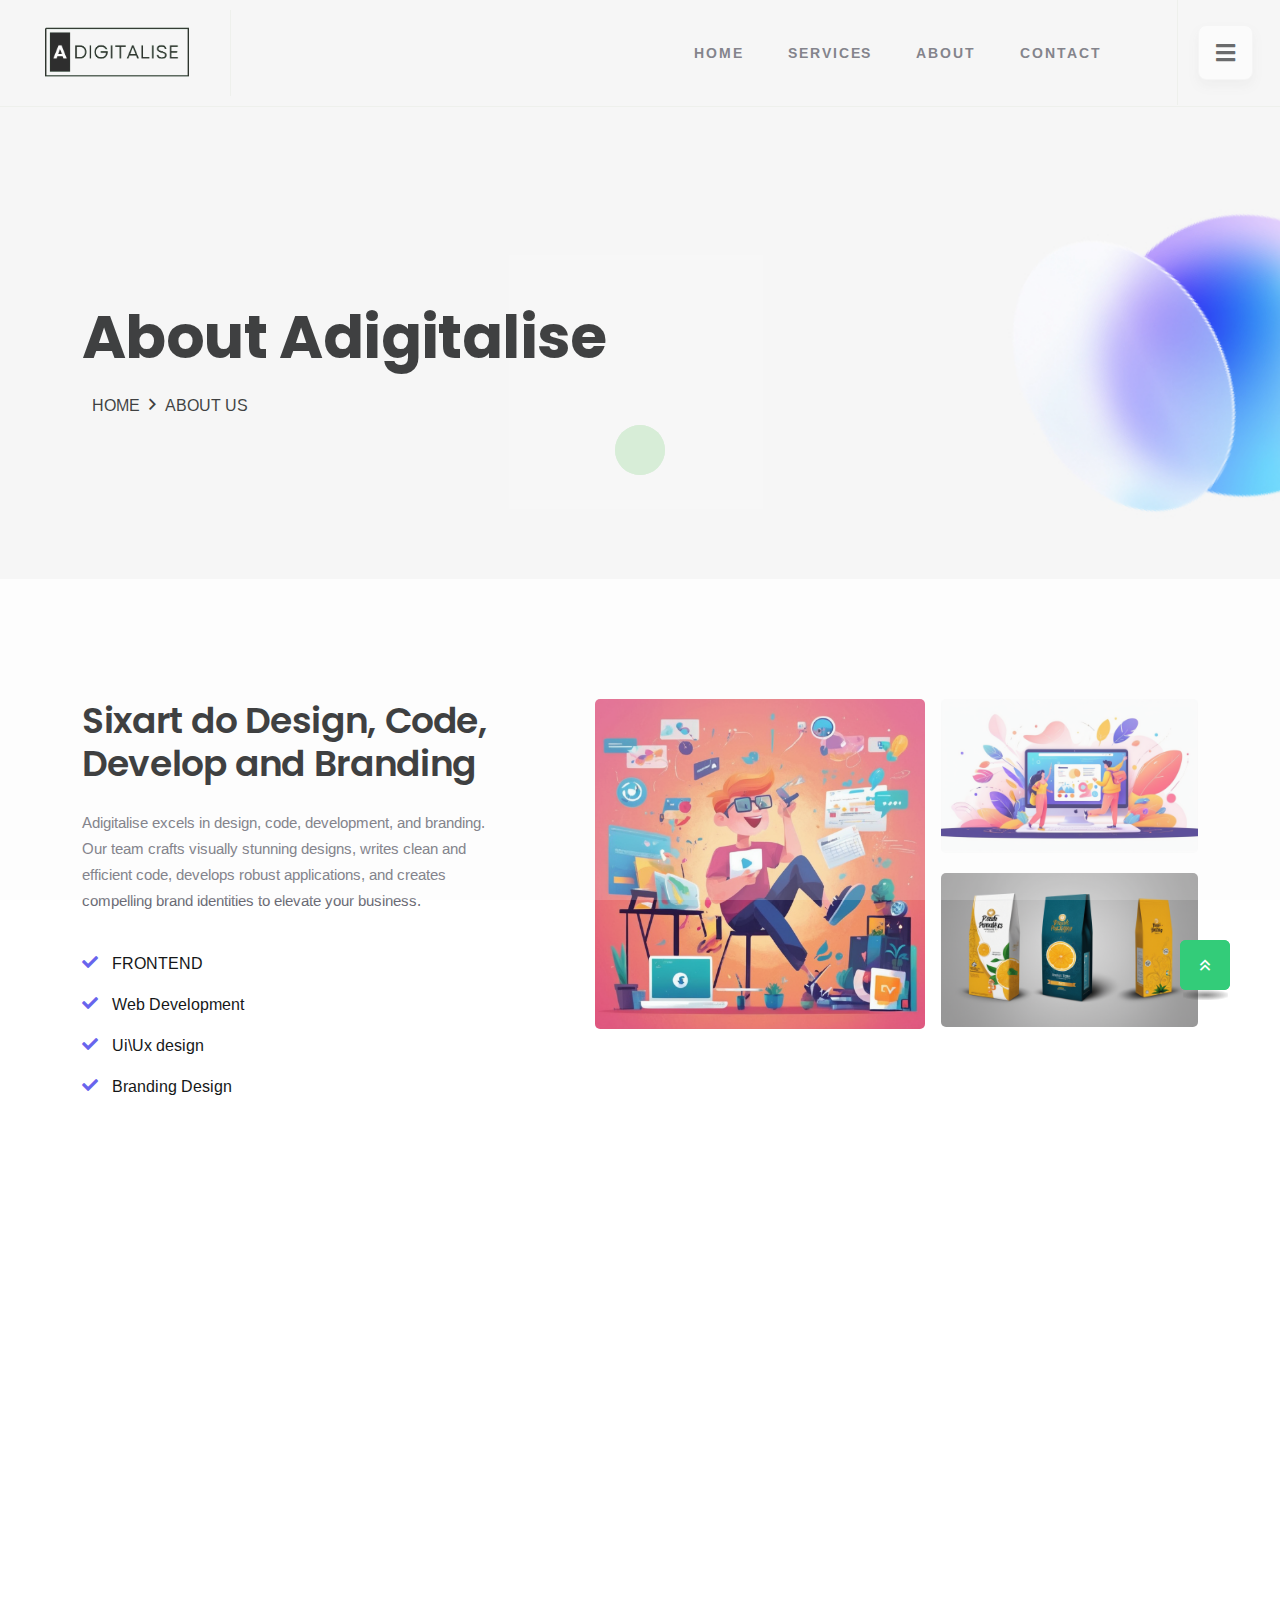
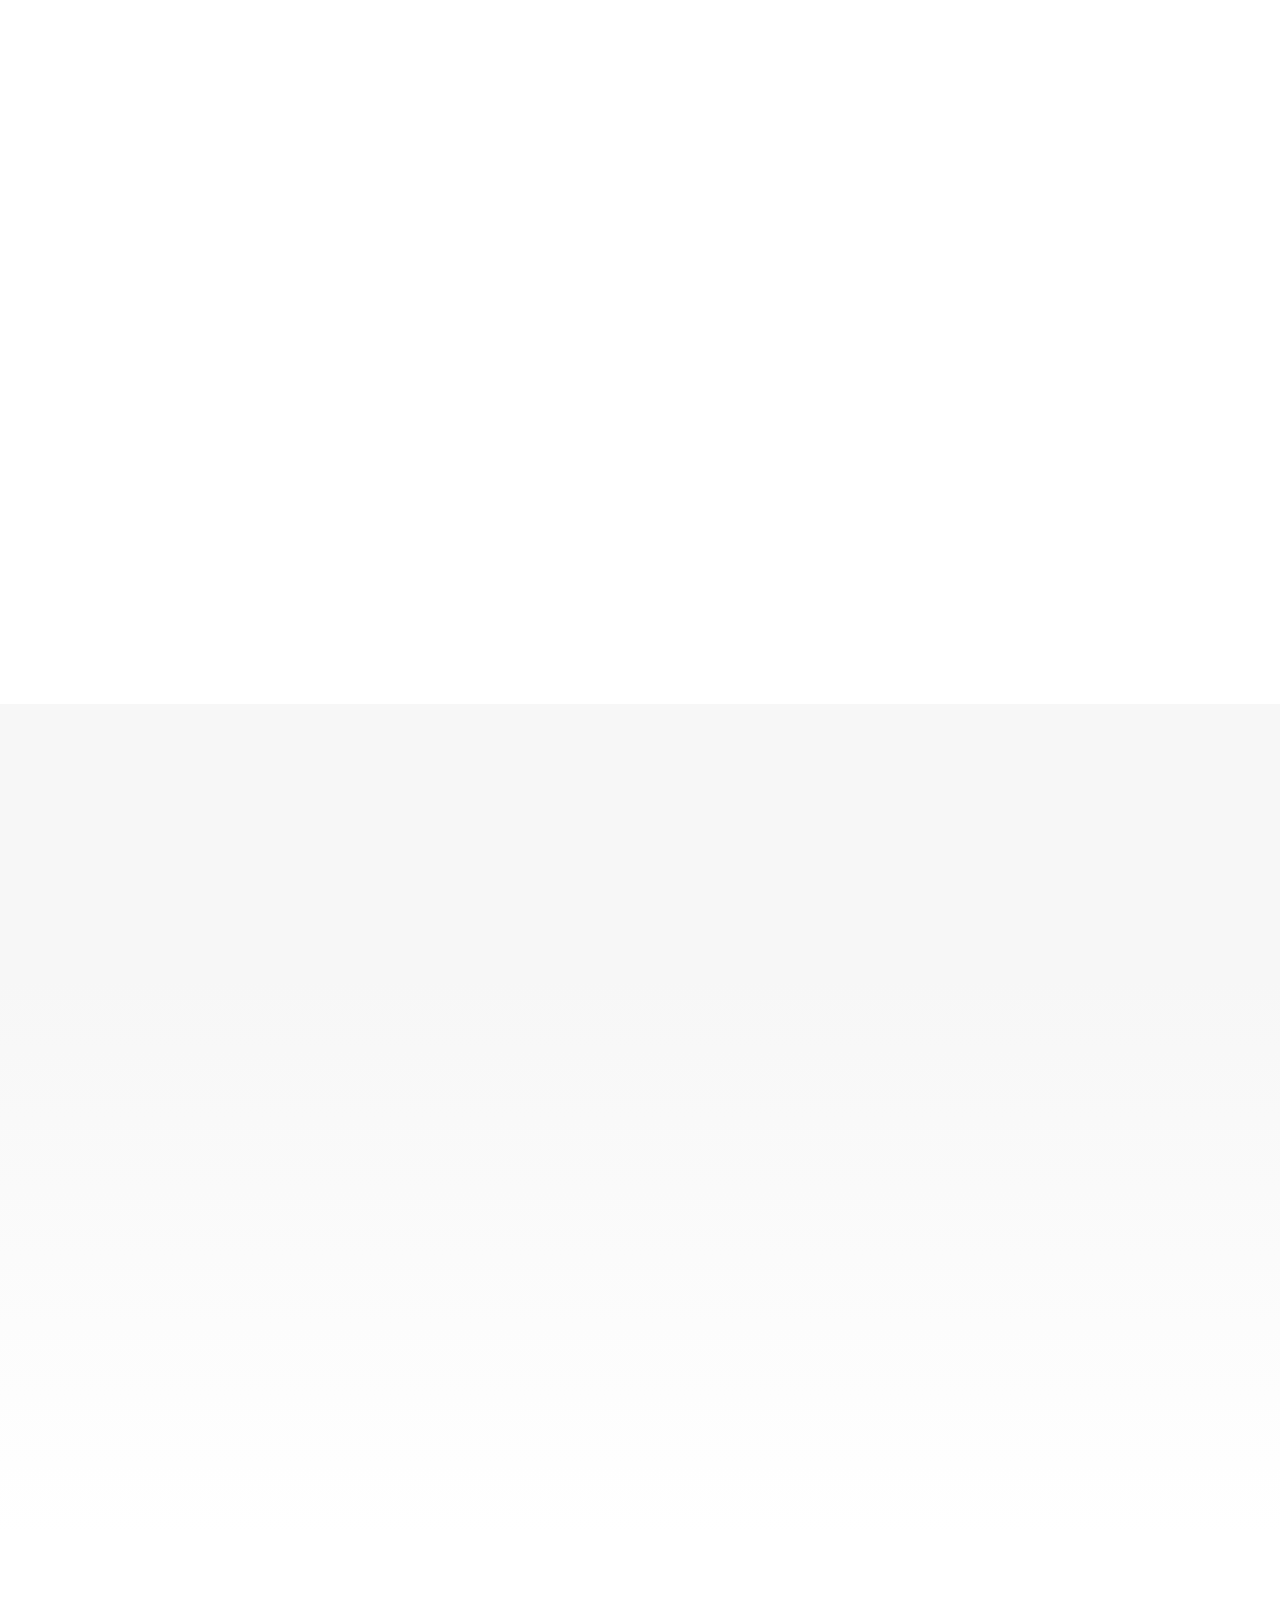
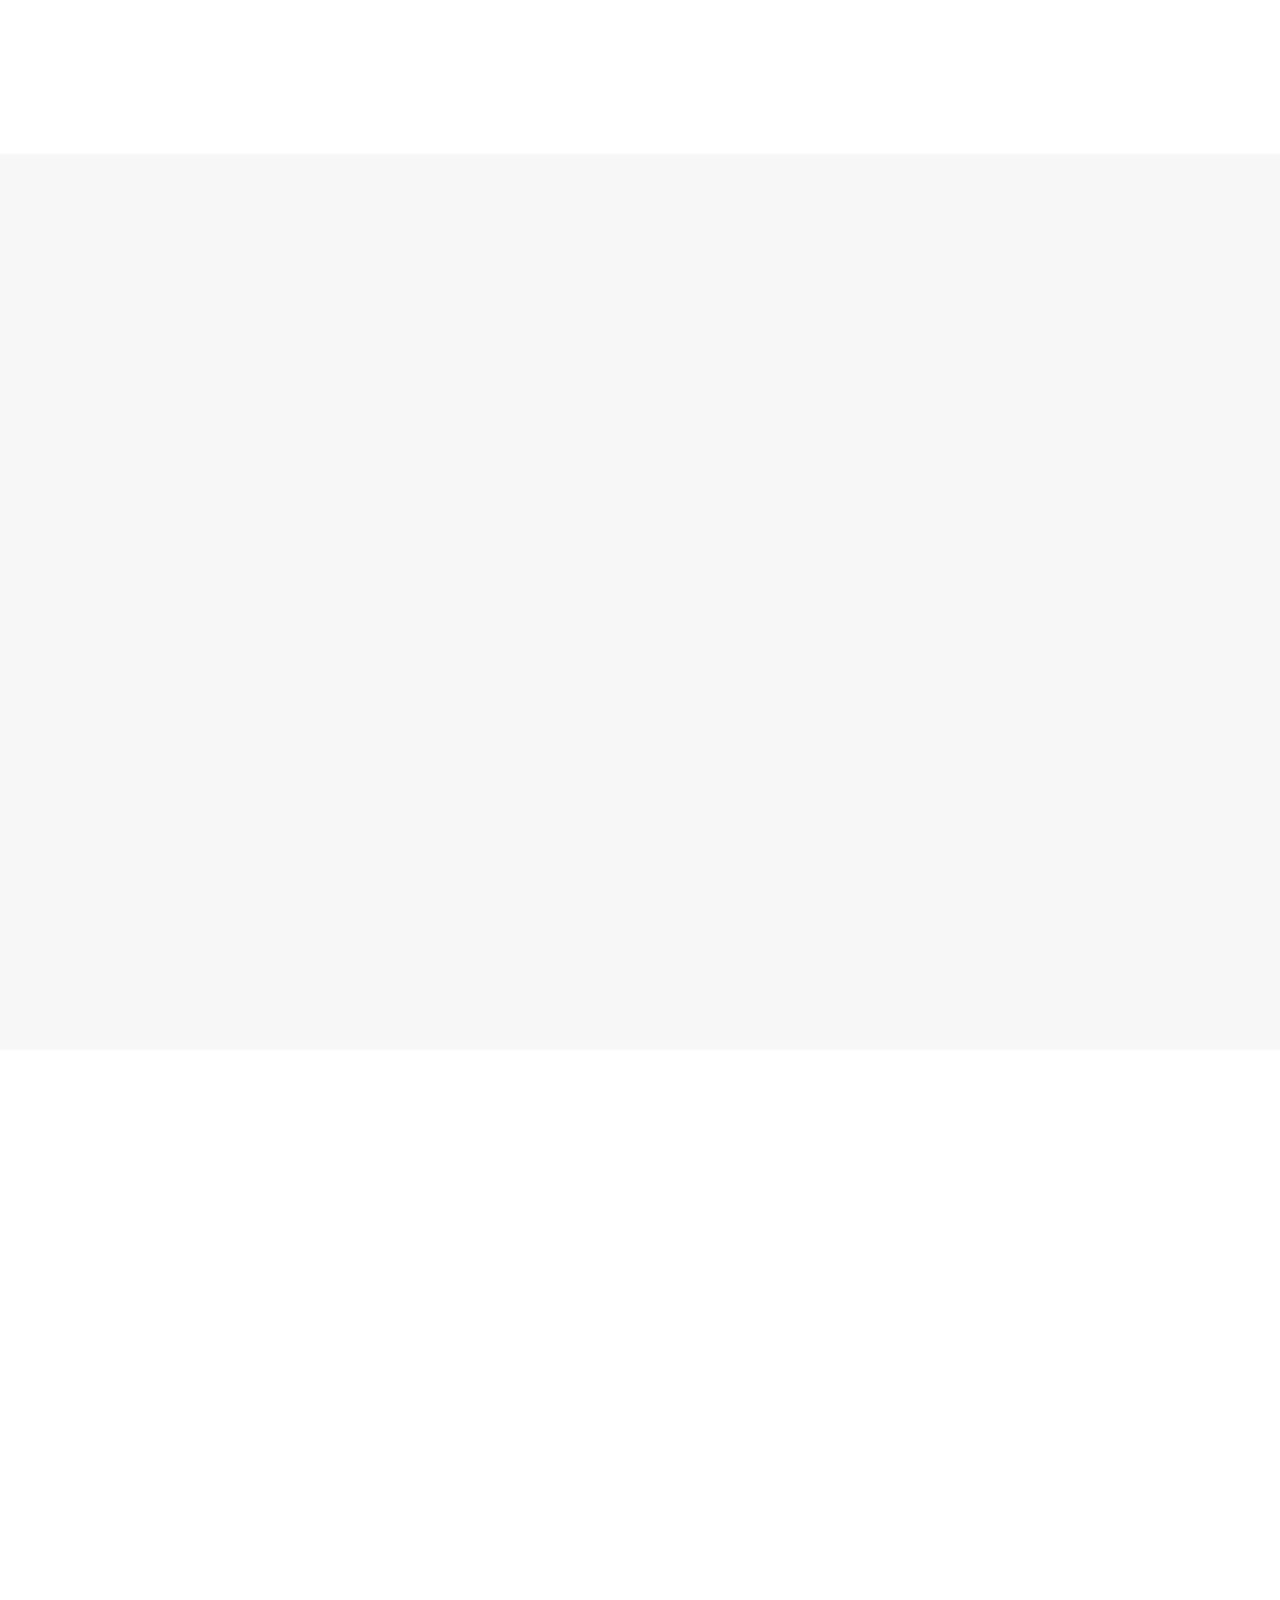
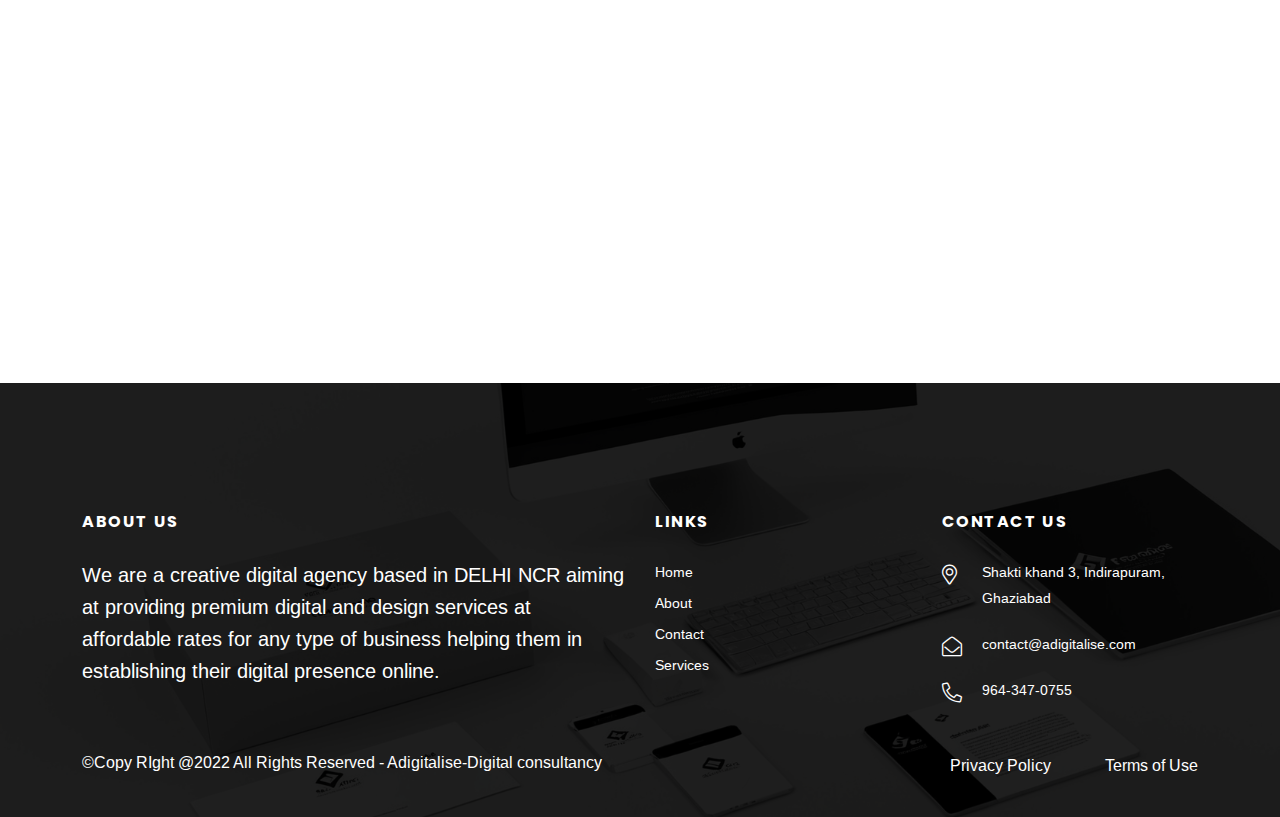
<file: about-us.html>
<!doctype html>
<html class="no-js" lang="zxx">

<head>
   <meta charset="utf-8">
   <meta http-equiv="x-ua-compatible" content="ie=edge">
   <title>Adigitalise-Digital consultancy</title>
   <meta name="description" content="">
   <meta name="viewport" content="width=device-width, initial-scale=1">

   <!-- Place favicon.ico in the root directory -->
   <link rel="shortcut icon" type="image/x-icon" href="assets/img/favicon.png">

   <!-- CSS here -->
   <link rel="stylesheet" href="assets/css/bootstrap.min.css">
   <link rel="stylesheet" href="assets/css/animate.css">
   <link rel="stylesheet" href="assets/css/custom-animation.css">
   <link rel="stylesheet" href="assets/css/swiper-bundle.css">
   <link rel="stylesheet" href="assets/css/slick.css">
   <link rel="stylesheet" href="assets/css/nice-select.css">
   <link rel="stylesheet" href="assets/css/flaticon.css">
   <link rel="stylesheet" href="assets/css/meanmenu.css">
   <link rel="stylesheet" href="assets/css/font-awesome-pro.css">
   <link rel="stylesheet" href="assets/css/magnific-popup.css">
   <link rel="stylesheet" href="assets/css/spacing.css">
   <link rel="stylesheet" href="assets/css/style.css">
</head>

<body>

   <!-- preloader -->
   <div id="preloader">
      <div class="preloader">
         <span></span>
         <span></span>
      </div>
   </div>
   <!-- preloader end  -->

   <!-- tp-back to top-start -->
   <button class="scroll-top scroll-to-target" data-target="html">
      <i class="far fa-angle-double-up"></i>
   </button>
   <!-- tp-back to top-start -->

   <header>
      <!-- tp-header-area-start -->
      <div id="header-sticky" class="tp-header-area header-pl-pr header-transparent header-border-bottom">
         <div class="container-fluid">
            <div class="row g-0 align-items-center">
               <div class="col-xl-2 col-lg-2 col-md-4 col-6">
                  <div class="tp-logo tp-logo-border">
                     <a href="index.html">
                        <img src="assets/img/logo/logo.png" alt="">
                     </a>
                  </div>
               </div>
               <div class="col-xl-10 col-lg-10 col-md-8 col-6 d-flex justify-content-end">
                  <div class="tp-main-menu d-none d-xl-block">
                     <nav id="mobile-menu">
                        <ul>
                           <li><a href="index.html">Home</a>
                           </li>
                           <li><a href="service.html">Services</a>
                           </li>
                           <li><a href="about-us.html">About</a>
                           </li>
                           <li><a href="contact.html">Contact</a>
                           </li>
                           <!-- <li><a href="#">Pages</a>
                              <ul class="submenu">
                                 <li><a href="blog.html">Blog Sidebar</a></li>
                                 <li><a href="blog-details.html">Blog Details</a></li>
                                 <li><a href="team.html">Team</a></li>
                                 <li><a href="shop.html">Shop</a></li>
                                 <li><a href="shop-details.html">Shop Details</a></li>
                                 <li><a href="price.html">Price</a></li>
                                 <li><a href="faq.html">Faq</a></li>
                                 <li><a href="cart.html">Cart</a></li>
                                 <li><a href="checkout.html">Checkout</a></li>
                                 <li><a href="contact.html">Contact</a></li>
                              </ul>
                           </li> -->
                        </ul>
                     </nav>
                  </div>
                  <div class="tp-header-right">
                     <ul>
                        <li><a class="tp-menu-bar" href="javascript:void(0)"><i class="fas fa-bars"></i></a></li>
                     </ul>
                  </div>
               </div>
            </div>
         </div>
      </div>
      <!-- tp-header-area-end -->
   </header>

   <!-- tp-offcanvus-area-start -->
      <div class="tp-offcanvas-area">
      <div class="tpoffcanvas">
         <div class="tpoffcanvas__close-btn">
            <button class="close-btn"><i class="fal fa-times"></i></button>
         </div>
         <div class="tpoffcanvas__logo pt-50">
            <a href="index.html">
               <img src="assets/img/logo/logo-white.png" alt="">
            </a>
         </div>
         <div class="tpoffcanvas__text">
            <p>We are always looking forward to start a new project. Feel free to contact us. </p>
         </div>
         <div class="mobile-menu"></div>
         <div class="tpoffcanvas__info">
            <h3 class="offcanva-title">Get In Touch</h3>
            <div class="tp-info-wrapper mb-20 d-flex align-items-center">
               <div class="tpoffcanvas__info-icon">
                  <a href="#"><i class="fal fa-envelope"></i></a>
               </div>
               <div class="tpoffcanvas__info-address">
                  <span>Email</span>
                  <a href="maito:contact@adigitalise.com">contact@adigitalise.com</a>
               </div>
            </div>
            <div class="tp-info-wrapper mb-20 d-flex align-items-center">
               <div class="tpoffcanvas__info-icon">
                  <a href="#"><i class="fal fa-phone-alt"></i></a>
               </div>
               <div class="tpoffcanvas__info-address">
                  <span>Phone</span>
                  <a href="tel:9643470755">964-347-0755</a>
               </div>
            </div>
            <div class="tp-info-wrapper mb-20 d-flex align-items-center">
               <div class="tpoffcanvas__info-icon">
                  <a href="#"><i class="fas fa-map-marker-alt"></i></a>
               </div>
               <div class="tpoffcanvas__info-address">
                  <span>Location</span>
                  <a href="https://www.google.com/maps/@37.4801311,22.8928877,3z" target="_blank">Shakti khand 3, Indirapuram, Ghaziabad</a>
               </div>
            </div>
         </div>
         <div class="tpoffcanvas__social">
            <div class="social-icon">
               <a href="#"><i class="fab fa-twitter"></i></a>
               <a href="#"><i class="fab fa-instagram"></i></a>
               <a href="#"><i class="fab fa-linkedin"></i></a>
            </div>
         </div>
      </div>
      </div>
   
      <div class="body-overlay"></div>
   <!-- tp-offcanvus-area-end -->

   <main>

      <!-- breadcrumb area start -->
      <section class="breadcrumb__area breadcrumb-height include-bg p-relative"
         data-background="assets/img/breadcrumb/breadcurmb.jpg">
         <div class="container">
            <div class="row">
               <div class="col-xxl-12">
                  <div class="breadcrumb__content">
                     <h3 class="breadcrumb__title wow tpfadeUp" data-wow-duration=".7s" data-wow-delay=".5s">About Adigitalise</h3>
                     <div class="breadcrumb__list wow tpfadeUp" data-wow-duration=".9s">
                        <span><a href="#">Home</a></span>
                        <span class="dvdr"><i class="fa fa-angle-right"></i></span>
                        <span>About us</span>
                     </div>
                  </div>
               </div>
            </div>
         </div>
      </section>
      <!-- breadcrumb area end -->

      <!-- tp-about-area-start -->
      <div class="tp-about-us-area pt-120 pb-120">
         <div class="container">
            <div class="row">
               <div class="col-xl-5 col-lg-6 wow tpfadeLeft" data-wow-duration=".7s" data-wow-delay=".5s">
                  <div class="ab-inner-content">
                     <h4 class="ab-title-xs mb-25">Sixart do Design, Code, <br> Develop and Branding</h4>
                     <p>Adigitalise excels in design, code, development, and branding. Our team crafts visually stunning designs, writes clean and efficient code, develops robust applications, and creates compelling brand identities to elevate your business.</p>
                     <div class="tp-inner-list">
                        <ul>
                           <li><i class="far fa-check"></i> FRONTEND</li>
                           <li><i class="far fa-check"></i> Web Development</li>
                           <li><i class="far fa-check"></i> Ui\Ux design</li>
                           <li><i class="far fa-check"></i> Branding Design</li>
                        </ul>
                     </div>
                  </div>
               </div>
               <div class="col-xl-7 col-lg-6 wow tpfadeRight" data-wow-duration=".7s" data-wow-delay=".8s">
                  <div class="tp-img-inner text-end">
                     <div class="row gx-3">
                        <div class="col-xl-7 col-lg-6 col-md-7 col-7">
                           <div class="ab-inner-img">
                              <img src="assets/img/about/web_development.png" alt="">
                           </div>
                        </div>
                        <div class="col-xl-5 col-lg-6 col-md-5 col-5">
                           <div class="ab-inner-img mb-20">
                              <img src="assets/img/about/ui-ux.png" alt="">
                           </div>
                           <div class="ab-inner-img">
                              <img src="assets/img/about/products.png" alt="">
                           </div>
                        </div>
                     </div>
                  </div>
               </div>
            </div>
         </div>
      </div>
      <!-- tp-about-area-end -->

      <!-- tp-counter-area-strat -->
      <div class="tp-counter-area pb-90">
         <div class="container">
            <div class="row">
               <div class="col-xl-4 col-lg-4 col-md-4 col-sm-6 mb-30 wow tpfadeUp" data-wow-duration=".7s"
                  data-wow-delay=".5s">
                  <div class="counter-item text-center">
                     <h4><span class="counter">50</span>+</h4>
                     <h3>Projects deliverd</h3>
                  </div>
               </div>
               <div class="col-xl-4 col-lg-4 col-md-4 col-sm-6 mb-30 wow tpfadeUp" data-wow-duration=".7s"
                  data-wow-delay=".7s">
                  <div class="counter-item text-center">
                     <h4><span class="counter">6</span>+</h4>
                     <h3>Years of operation</h3>
                  </div>
               </div>
               <div class="col-xl-4 col-lg-4 col-md-4 col-sm-6 mb-30 wow tpfadeUp" data-wow-duration=".7s"
                  data-wow-delay=".9s">
                  <div class="counter-item text-center">
                     <h4><span class="counter">84</span>+</h4>
                     <h3>Specialist Member</h3>
                  </div>
               </div>
               <!-- <div class="col-xl-3 col-lg-3 col-md-4 col-sm-6 mb-30 wow tpfadeUp" data-wow-duration=".7s"
                  data-wow-delay="1s">
                  <div class="counter-item text-center">
                     <h4><span class="counter">280</span>+</h4>
                     <h3>Projects deliverd</h3>
                  </div>
               </div> -->
            </div>
         </div>
      </div>
      <!-- tp-counter-area-end -->

      <!-- tp-service-area-start -->
      <div class="tp-service-area service-space-bottom pb-110 ">
         <div class="container">
            <div class="row">
               <div class="col-xl-5 col-lg-5 wow tpfadeLeft" data-wow-duration=".7s" data-wow-delay=".5s">
                  <div class="service-section-wrapper">
                     <div class="tp-service-section-title-box">
                        <h4 class="tp-section-subtitle tp-yellow-color">What we can do for you?</h4>
                        <h3 class="tp-section-title">Service we can help you with</h3>
                     </div>
                     <div class="tp-service-content mb-20">
                        <h4 class="tp-service-sm-title">We'll ensure you always get the best Digital Service</h4>
                        <a class="tp-btn" href="service.html">See all Services</a>
                     </div>
                  </div>
               </div>
               <div class="col-xl-7 col-lg-7">
                  <div class="row service-space-left">
                     <div class="col-12 wow tpfadeUp" data-wow-duration=".7s" data-wow-delay=".5s">
                        <div class="tp-service-item mb-20 d-flex justify-content-between">
                           <div class="tp-service-item__content">
                              <h4 class="tp-service-sm-title"><a href="service-details.html">Web <br> Development</a>
                              </h4>
                           </div>
                           <div class="tp-service-item__icon">
                              <span>
                                 <svg width="32" height="24" viewBox="0 0 32 24" fill="none"
                                    xmlns="http://www.w3.org/2000/svg">
                                    <path
                                       d="M27.4713 0.293701H4.52875C2.03187 0.293701 0 2.32558 0 4.82308V19.1768C0 21.6743 2.03187 23.7062 4.52875 23.7062H27.4713C29.9681 23.7062 32 21.6743 32 19.1768V4.82308C32 2.32558 29.9681 0.293701 27.4713 0.293701ZM11.6131 7.49933L6.84875 12.2637L11.0856 16.5006C11.4519 16.8668 11.4519 17.4606 11.0856 17.8262C10.72 18.1925 10.1263 18.1925 9.76 17.8262L4.86 12.9262C4.49375 12.56 4.49375 11.9668 4.86 11.6006L10.2869 6.1737C10.6531 5.80745 11.2469 5.80745 11.6131 6.1737C11.9788 6.53933 11.9788 7.13308 11.6131 7.49933ZM19.3463 5.2937L14.3888 19.3306C14.2163 19.8193 13.6806 20.075 13.1925 19.9025C12.7044 19.73 12.4481 19.1943 12.6206 18.7062L17.5781 4.66933C17.7506 4.1812 18.2856 3.92495 18.7744 4.09745C19.2625 4.26995 19.5188 4.80558 19.3463 5.2937ZM27.14 12.3993L21.7131 17.8262C21.3469 18.1925 20.7531 18.1925 20.3869 17.8262C20.0212 17.4606 20.0212 16.8668 20.3869 16.5006L25.1513 11.7362L20.9144 7.49933C20.5481 7.13308 20.5481 6.53933 20.9144 6.1737C21.28 5.80745 21.8738 5.80745 22.24 6.1737L27.14 11.0737C27.5062 11.44 27.5062 12.0331 27.14 12.3993Z"
                                       fill="currentColor" />
                                 </svg>
                              </span>
                           </div>
                        </div>
                     </div>
                     <div class="col-12 wow tpfadeUp" data-wow-duration=".7s" data-wow-delay=".7s">
                        <div class="tp-service-item sv-color-blue-one mb-20 d-flex justify-content-between">
                           <div class="tp-service-item__content">
                              <h4 class="tp-service-sm-title"><a href="service-details.html">Mobile app <br>
                                    Development</a></h4>
                           </div>
                           <div class="tp-service-item__icon">
                              <span>
                                 <svg width="36" height="36" viewBox="0 0 36 36" fill="none"
                                    xmlns="http://www.w3.org/2000/svg">
                                    <path
                                       d="M1.0574 22.7392L1.3939 22.8097C1.50788 23.1734 1.64903 23.5265 1.83365 23.8737L1.63816 24.156C1.37217 24.574 1.43737 25.1333 1.77388 25.4861L2.6262 26.3274C2.979 26.6914 3.5273 26.7454 3.96161 26.4687L4.25477 26.2678C4.59127 26.4523 4.95508 26.5936 5.31875 26.7075L5.38939 27.055C5.48707 27.5436 5.89964 27.8746 6.3936 27.8855C6.3936 27.9473 6.3936 31.4329 6.3936 31.3762C6.3936 33.5799 8.18505 35.3715 10.3891 35.3715H23.4503C25.6542 35.3715 27.4456 33.5799 27.4456 31.3762C27.4456 29.7484 27.4456 26.5093 27.4456 24.7532H27.8419C28.4879 24.7532 29.0579 24.2973 29.1719 23.6622L29.2642 23.2169C29.731 23.0812 30.1816 22.8858 30.6159 22.647L30.9905 22.8967C31.5388 23.2603 32.2553 23.1843 32.7004 22.7284L33.7698 21.6588C34.2476 21.2029 34.3236 20.4756 33.949 19.9271L33.6993 19.5526C33.9382 19.1184 34.1228 18.6625 34.2694 18.1737L34.6765 18.0923C35.3279 17.9675 35.7947 17.4138 35.7947 16.7731V15.237C35.7947 14.5911 35.3279 14.0209 34.6765 13.8961L34.2476 13.8038C34.1119 13.3479 33.9164 12.8809 33.6776 12.452L33.9164 12.0883C34.2802 11.5401 34.2259 10.8128 33.759 10.3675L32.6733 9.28708C32.2228 8.83116 31.5062 8.74978 30.9579 9.11346L30.5725 9.36872C30.1382 9.12989 29.6714 8.93427 29.2045 8.79856L29.1231 8.38611C29.009 7.75101 28.4553 7.28423 27.7931 7.28423H27.4456C27.4456 7.21717 27.4456 4.57445 27.4456 4.62958C27.4456 2.39798 25.6227 0.628662 23.4503 0.628662H10.3891C8.20573 0.628662 6.3936 2.41018 6.3936 4.62958V14.2815C5.87248 14.287 5.4436 14.6398 5.35679 15.1284L5.29158 15.465C4.92248 15.5843 4.5588 15.7364 4.2113 15.9209L3.93444 15.7364C3.51113 15.4486 2.95183 15.5029 2.60446 15.8557L1.76301 16.7026C1.41021 17.0557 1.35043 17.62 1.62186 18.0489L1.81735 18.3312C1.63816 18.6787 1.49701 19.0315 1.38304 19.406L1.04653 19.4656C0.541581 19.5743 0.205078 19.9979 0.205078 20.4973V21.7023C0.205078 22.2072 0.56875 22.6414 1.0574 22.7392ZM16.9195 33.5312C16.3442 33.5312 15.8719 33.0644 15.8719 32.4836C15.8719 31.9026 16.3442 31.4358 16.9195 31.4358C17.5004 31.4358 17.9673 31.9026 17.9673 32.4836C17.9673 33.0644 17.5004 33.5312 16.9195 33.5312ZM31.8265 14.1566C33.1655 17.7143 30.6136 21.2495 26.9028 21.1377C24.6908 21.0067 23.1075 19.7572 22.4622 18.0436C21.1599 14.5842 23.5292 11.2563 26.9028 11.0625C29.2428 10.9899 31.1112 12.2577 31.8265 14.1566ZM15.9425 2.43642H17.8968C18.1953 2.43642 18.4397 2.68055 18.4397 2.97928C18.4397 3.27774 18.1953 3.52213 17.8968 3.52213H15.9425C15.6439 3.52213 15.3996 3.27774 15.3996 2.97928C15.3996 2.68055 15.6439 2.43642 15.9425 2.43642ZM7.47931 5.32432H26.3599V7.28423H26.2677C25.6 7.28423 25.0408 7.74014 24.9267 8.37524L24.8453 8.80942C24.3677 8.95601 23.9007 9.15136 23.4556 9.39045L23.1028 9.15136C22.5599 8.78769 21.8433 8.85289 21.3981 9.30881L20.318 10.3892C19.8619 10.8451 19.7804 11.5727 20.1333 12.1209L20.383 12.4846C20.1551 12.9299 19.9759 13.3858 19.8293 13.8635L19.395 13.9395C18.749 14.0752 18.3147 14.6234 18.3147 15.2585V16.8113C18.3147 17.4572 18.7816 18.0163 19.4059 18.1414L19.8402 18.2336C19.9868 18.7004 20.1714 19.151 20.4102 19.5961L20.1551 19.9597C19.8184 20.4973 19.8945 21.2138 20.3288 21.6699L21.4198 22.7501C21.8759 23.2169 22.5816 23.2821 23.1408 22.9293L23.5153 22.6687C23.9496 22.9075 24.4164 23.092 24.8779 23.2386L24.9702 23.6839C25.095 24.319 25.6433 24.7532 26.3056 24.7532H26.3599V30.0461H7.47931V27.8911H7.62589C8.13071 27.8911 8.57589 27.5327 8.6627 27.0386L8.73334 26.6914C9.09702 26.588 9.44995 26.4361 9.78645 26.2514L10.0796 26.447C10.5085 26.7293 11.0677 26.6641 11.4096 26.3113L12.2456 25.4752C12.6147 25.1224 12.6799 24.5578 12.3868 24.129L12.1913 23.8358C12.3759 23.4992 12.517 23.1464 12.6365 22.7663L12.9514 22.7013C13.4616 22.6035 13.8254 22.1693 13.8254 21.6752V20.4756C13.8254 19.9706 13.4616 19.5309 12.9514 19.4333L12.6147 19.3628C12.5116 19.0044 12.3596 18.6408 12.1751 18.3041L12.3596 18.0218C12.6419 17.5929 12.5984 17.0284 12.2347 16.6809L11.3933 15.8395C11.0405 15.4867 10.4813 15.4215 10.0524 15.7091L9.75398 15.9047C9.41735 15.7147 9.05368 15.5628 8.68987 15.4594L8.6248 15.1392C8.53786 14.6451 8.10368 14.2815 7.58786 14.2815H7.47931V5.32432ZM6.3936 17.924C7.841 17.6083 9.54842 18.3129 10.1394 19.8784C11.0461 22.2905 9.19761 24.5714 6.93645 24.4383C5.66599 24.4007 4.48922 23.6442 4.02668 22.419C3.23413 20.3181 4.51533 18.3259 6.3936 17.924Z"
                                       fill="currentColor" />
                                 </svg>
                              </span>
                           </div>
                        </div>
                     </div>
                     <div class="col-12 wow tpfadeUp" data-wow-duration=".7s" data-wow-delay=".9s">
                        <div class="tp-service-item sv-color-blue-two mb-20 d-flex justify-content-between">
                           <div class="tp-service-item__content">
                              <h4 class="tp-service-sm-title"><a href="service-details.html">Any kind Custom <br>
                                    Solution</a></h4>
                           </div>
                           <div class="tp-service-item__icon">
                              <span>
                                 <svg width="35" height="35" viewBox="0 0 35 35" fill="none"
                                    xmlns="http://www.w3.org/2000/svg">
                                    <path
                                       d="M34.8901 15.5569C34.8348 15.065 34.261 14.6949 33.7648 14.6949C32.1613 14.6949 30.7382 13.7537 30.1414 12.297C29.5321 10.8053 29.9252 9.06604 31.1199 7.97002C31.4962 7.62598 31.5421 7.04989 31.2266 6.64999C30.4056 5.60771 29.4729 4.66608 28.4543 3.85009C28.0557 3.53041 27.4701 3.57491 27.1243 3.95771C26.0812 5.11291 24.2075 5.54217 22.7596 4.93808C21.2534 4.30433 20.3026 2.77753 20.396 1.13873C20.4268 0.623645 20.0502 0.176067 19.5369 0.116278C18.2296 -0.035084 16.9108 -0.0394735 15.5997 0.105986C15.0929 0.16199 14.7166 0.598973 14.7334 1.10755C14.7902 2.73031 13.8287 4.23016 12.337 4.84121C10.9065 5.42562 9.04582 4.99953 8.0049 3.85448C7.66086 3.47728 7.08553 3.43097 6.68427 3.74383C5.63563 4.56679 4.68189 5.50902 3.85333 6.54283C3.53048 6.94469 3.57816 7.52714 3.95762 7.87239C5.17594 8.97568 5.56872 10.73 4.93618 12.2391C4.33224 13.6778 2.83845 14.6045 1.1285 14.6045C0.57361 14.5867 0.178705 14.9595 0.117404 15.4641C-0.0363807 16.7784 -0.0380457 18.1183 0.109987 19.4433C0.165234 19.9373 0.756002 20.3042 1.25762 20.3042C2.78184 20.2655 4.2443 21.2085 4.85868 22.702C5.47004 24.1937 5.07649 25.9322 3.87982 27.0297C3.5055 27.3738 3.45767 27.9485 3.77372 28.348C4.58638 29.3837 5.51998 30.326 6.54168 31.1489C6.94279 31.4719 7.52614 31.4267 7.87382 31.0434C8.92095 29.8855 10.7944 29.457 12.2364 30.0623C13.747 30.6944 14.6972 32.221 14.6045 33.8603C14.574 34.3754 14.9515 34.8243 15.463 34.8827C16.132 34.961 16.8045 34.9997 17.4791 34.9997C18.1194 34.9997 18.7598 34.9648 19.4002 34.8935C19.9076 34.8375 20.2833 34.4 20.2662 33.8913C20.2076 32.2693 21.1712 30.7693 22.661 30.1595C24.1011 29.5713 25.9535 30.0017 26.995 31.1451C27.3409 31.5216 27.9127 31.5673 28.3156 31.2556C29.3625 30.4348 30.3144 29.493 31.1466 28.4565C31.4697 28.0554 31.4239 27.4722 31.0423 27.1263C29.8243 26.0238 29.4294 24.2687 30.0619 22.7612C30.6564 21.3418 32.0947 20.3889 33.6416 20.3889L33.8581 20.3946C34.3603 20.4353 34.8218 20.0486 34.8825 19.5362C35.037 18.2207 35.0387 16.8824 34.8901 15.5569ZM17.5002 27.5887C11.9281 27.5887 7.41126 23.0719 7.41126 17.5C7.41126 11.928 11.9282 7.41119 17.5002 7.41119C23.0721 7.41119 27.5891 11.928 27.5891 17.5C27.5891 19.3912 27.0676 21.1602 26.162 22.6729L21.7444 18.2551C22.0642 17.501 22.2331 16.6835 22.233 15.8398C22.233 14.1877 21.5895 12.6346 20.4212 11.4665C19.2531 10.2984 17.7 9.65514 16.0482 9.65514C15.4969 9.65514 14.9482 9.7284 14.4174 9.87295C14.1849 9.93637 13.9948 10.128 13.9329 10.3609C13.8696 10.5992 13.9409 10.8433 14.1271 11.0297C14.1271 11.0297 16.308 13.2274 17.0378 13.957C17.1142 14.0335 17.114 14.2158 17.1033 14.2815L17.0965 14.3295C17.0229 15.1317 16.8811 16.0947 16.7641 16.4648C16.7484 16.4804 16.7335 16.4935 16.7175 16.5096C16.7007 16.5264 16.6852 16.5426 16.669 16.5592C16.2941 16.6796 15.3163 16.8231 14.5014 16.896L14.5015 16.8916L14.4649 16.9009C14.4584 16.9016 14.4463 16.9025 14.4302 16.9025C14.3421 16.9025 14.2126 16.8779 14.0948 16.7602C13.3353 16.0007 11.2398 13.9202 11.2398 13.9202C11.0518 13.7328 10.859 13.6935 10.7305 13.6935C10.4309 13.6935 10.1627 13.9099 10.0783 14.2204C9.50142 16.355 10.1129 18.6512 11.6745 20.213C12.8429 21.3812 14.3962 22.0245 16.0483 22.0245C16.892 22.0245 17.7095 21.8557 18.4634 21.5359L22.9291 26.0015C21.3613 27.0048 19.4995 27.5887 17.5002 27.5887Z"
                                       fill="currentColor" />
                                 </svg>
                              </span>
                           </div>
                        </div>
                     </div>
                  </div>
               </div>
            </div>
         </div>
      </div>
      <!-- tp-service-area-end -->

      <!-- tp-case-area-start -->
      <div class="tp-case-area case-grident-bg pt-120 pb-120 fix">
         <div class="container-fluid">
            <div class="row g-0 justify-content-center">
               <div class="col-xl-6">
                  <div class="tp-case-title-box mb-60 text-center wow tpfadeUp" data-wow-duration=".7s"
                     data-wow-delay=".5s">
                     <h3 class="tp-section-subtitle">My Portfolio</h3>
                     <h3 class="tp-section-title-sm">Look at My Recent <br> Case Studies</h3>
                  </div>
               </div>
            </div>
            <div class="tp-case-wrapper wow tpfadeUp" data-wow-duration=".7s" data-wow-delay=".7s">
               <div class="tp-case-active">
                  <div class="tp-case-item text-center p-relative mb-30">
                     <div class="tp-case-item__thumb fix">
                        <a href="case-details.html"><img src="assets/img/case/aayra.png" alt=""></a>
                     </div>
                  </div>
                  <div class="tp-case-item text-center p-relative mb-30">
                     <div class="tp-case-item__thumb fix">
                        <a href="case-details.html"><img src="assets/img/case/tamta.png" alt=""></a>
                     </div>
                  </div>
                  <div class="tp-case-item text-center p-relative mb-30">
                     <div class="tp-case-item__thumb fix">
                        <a href="case-details.html"><img src="assets/img/case/najmat-chicago.png" alt=""></a>
                     </div>
                  </div>
                  <div class="tp-case-item text-center p-relative mb-30">
                     <div class="tp-case-item__thumb fix">
                        <a href="case-details.html"><img src="assets/img/case/mudra-global.png" alt=""></a>
                     </div>
                  </div>
                  <div class="tp-case-item text-center p-relative mb-30">
                     <div class="tp-case-item__thumb fix">
                        <a href="case-details.html"><img src="assets/img/case/artistic-interno.png" alt=""></a>
                     </div>
                  </div>
               </div>
            </div>
         </div>
      </div>
      <!-- tp-case-area-end -->

      <!-- tp-team-area-start -->
      <!-- <div class="tp-taem-area pb-80">
         <div class="container">
            <div class="row wow tpfadeUp" data-wow-duration=".9s" data-wow-delay=".3s">
               <div class="tp-team-section-area text-center mb-60">
                  <h3 class="tp-section-subtitle">Our Team</h3>
                  <h4 class="tp-section-title-sm">Meet with our team</h4>
               </div>
            </div>
            <div class="row">
               <div class="col-xl-3 col-lg-3 col-md-6 mb-60 wow tpfadeUp" data-wow-duration=".7s" data-wow-delay=".5s">
                  <div class="tp-team team-inner text-center">
                     <div class="tp-team-thumb p-relative">
                        <img src="assets/img/team/team-4.jpg" alt="">
                        <div class="tp-team-thumb-icon">
                           <a href="about-me.html"><i class="far fa-long-arrow-right"></i></a>
                        </div>
                     </div>
                     <div class="tp-team-content">
                        <h4 class="tp-team-title"><a href="about-me.html">Alextina Ditarson</a></h4>
                        <span>UX Designer</span>
                     </div>
                     <div class="tp-team-social">
                        <a href="#"><i class="fab fa-facebook-f"></i></a>
                        <a href="#"><i class="fab fa-twitter"></i></a>
                        <a href="#"><i class="fab fa-youtube"></i></a>
                        <a href="#"><i class="fab fa-pinterest"></i></a>
                     </div>
                  </div>
               </div>
               <div class="col-xl-3 col-lg-3 col-md-6 mb-60 wow tpfadeUp" data-wow-duration=".7s" data-wow-delay=".7s">
                  <div class="tp-team team-inner text-center">
                     <div class="tp-team-thumb p-relative">
                        <img src="assets/img/team/team-1.jpg" alt="">
                        <div class="tp-team-thumb-icon">
                           <a href="about-me.html"><i class="far fa-long-arrow-right"></i></a>
                        </div>
                     </div>
                     <div class="tp-team-content">
                        <h4 class="tp-team-title"><a href="about-me.html">Ken F. Berry</a></h4>
                        <span>Product Manager</span>
                     </div>
                     <div class="tp-team-social">
                        <a href="#"><i class="fab fa-facebook-f"></i></a>
                        <a href="#"><i class="fab fa-twitter"></i></a>
                        <a href="#"><i class="fab fa-youtube"></i></a>
                        <a href="#"><i class="fab fa-pinterest"></i></a>
                     </div>
                  </div>
               </div>
               <div class="col-xl-3 col-lg-3 col-md-6 mb-60 wow tpfadeUp" data-wow-duration=".7s" data-wow-delay=".9s">
                  <div class="tp-team team-inner text-center">
                     <div class="tp-team-thumb p-relative">
                        <img src="assets/img/team/team-2.jpg" alt="">
                        <div class="tp-team-thumb-icon">
                           <a href="about-me.html"><i class="far fa-long-arrow-right"></i></a>
                        </div>
                     </div>
                     <div class="tp-team-content">
                        <h4 class="tp-team-title"><a href="about-me.html">Jonathan Mercado</a></h4>
                        <span>Ui Designer</span>
                     </div>
                     <div class="tp-team-social">
                        <a href="#"><i class="fab fa-facebook-f"></i></a>
                        <a href="#"><i class="fab fa-twitter"></i></a>
                        <a href="#"><i class="fab fa-youtube"></i></a>
                        <a href="#"><i class="fab fa-pinterest"></i></a>
                     </div>
                  </div>
               </div>
               <div class="col-xl-3 col-lg-3 col-md-6 mb-60 wow tpfadeUp" data-wow-duration=".7s" data-wow-delay="1s">
                  <div class="tp-team team-inner text-center">
                     <div class="tp-team-thumb p-relative">
                        <img src="assets/img/team/team-3.jpg" alt="">
                        <div class="tp-team-thumb-icon">
                           <a href="about-me.html"><i class="far fa-long-arrow-right"></i></a>
                        </div>
                     </div>
                     <div class="tp-team-content">
                        <h4 class="tp-team-title"><a href="about-me.html">David D. Rethman</a></h4>
                        <span>Web Developer</span>
                     </div>
                     <div class="tp-team-social">
                        <a href="#"><i class="fab fa-facebook-f"></i></a>
                        <a href="#"><i class="fab fa-twitter"></i></a>
                        <a href="#"><i class="fab fa-youtube"></i></a>
                        <a href="#"><i class="fab fa-pinterest"></i></a>
                     </div>
                  </div>
               </div>
            </div>
         </div>
      </div> -->
      <!-- tp-team-area-end -->

      <!-- tp-testimonial-area-start -->
      <div class="tp-testimonial-area grey-bg pt-120 pb-120 fix">
         <div class="container-fluid">
            <div class="row g-0 justify-content-center">
               <div class="col-xl-4 wow tpfadeUp" data-wow-duration=".7s" data-wow-delay=".5s">
                  <div class="tp-testtimonial-title-box mb-60 text-center">
                     <h3 class="tp-section-subtitle">Testimonial</h3>
                     <h3 class="tp-section-title-sm">Trusted by Clients.</h3>
                  </div>
               </div>
            </div>
            <div class="testimonial-slide-wrapper">
               <div class="testimonial-active-three">
                  <div class="tp-testimonial-three text-center wow tpfadeUp" data-wow-duration=".7s"
                     data-wow-delay=".6s">
                     <div class="tp-testimonial-three__content">
                        <div class="tp-testimonial-three__content-icon">
                           <i class="fas fa-quote-right"></i>
                        </div>
                        <div class="tp-testimonial-three__content-text">
                           <p>"Adigitalise built an amazing, user-friendly website for us. It significantly improved our online presence. Highly recommend their services!"</p>
                        </div>
                     </div>
                     <div class="tp-testimonial-three__user">
                        <div class="tp-testimonial-three__user-content">
                           <h4 class="user-title">Amit Sharma</h4>
                           <span>CEO of Tech Innovations</span>
                        </div>
                     </div>
                  </div>
                  <div class="tp-testimonial-three text-center wow tpfadeUp" data-wow-duration=".7s"
                     data-wow-delay=".s7">
                     <div class="tp-testimonial-three__content">
                        <div class="tp-testimonial-three__content-icon content-icon-1">
                           <i class="fas fa-quote-right"></i>
                        </div>
                        <div class="tp-testimonial-three__content-text">
                           <p>Our search engine rankings soared thanks to Adigitalise's SEO expertise. We saw a substantial increase in organic traffic.</p>
                        </div>
                     </div>
                     <div class="tp-testimonial-three__user">
                        <div class="tp-testimonial-three__user-content">
                           <h4 class="user-title">Radhika Kapoor</h4>
                           <span>Marketing Director at Green Earth</span>
                        </div>
                     </div>
                  </div>
                  <div class="tp-testimonial-three text-center wow tpfadeUp" data-wow-duration=".7s"
                     data-wow-delay=".8s">
                     <div class="tp-testimonial-three__content">
                        <div class="tp-testimonial-three__content-icon content-icon-2">
                           <i class="fas fa-quote-right"></i>
                        </div>
                        <div class="tp-testimonial-three__content-text">
                           <p>Adigitalise boosted our social media engagement significantly with creative content and targeted campaigns. Excellent results!</p>
                        </div>
                     </div>
                     <div class="tp-testimonial-three__user">
                        <div class="tp-testimonial-three__user-content">
                           <h4 class="user-title">Priya Singh</h4>
                           <span>Owner of Priya's Boutique</span>
                        </div>
                     </div>
                  </div>
                  <div class="tp-testimonial-three text-center wow tpfadeUp" data-wow-duration=".7s"
                     data-wow-delay=".9s">
                     <div class="tp-testimonial-three__content">
                        <div class="tp-testimonial-three__content-icon content-icon-3">
                           <i class="fas fa-quote-right"></i>
                        </div>
                        <div class="tp-testimonial-three__content-text">
                           <p>Adigitalise's PPC campaigns delivered impressive ROI. Their strategic approach and detailed reports were invaluable.</p>
                        </div>
                     </div>
                     <div class="tp-testimonial-three__user">
                        <div class="tp-testimonial-three__user-content">
                           <h4 class="user-title">Raj Patel</h4>
                           <span>Head of Marketing at FreshGro</span>
                        </div>
                     </div>
                  </div>
                  <div class="tp-testimonial-three text-center wow tpfadeUp" data-wow-duration=".7s"
                     data-wow-delay="1s">
                     <div class="tp-testimonial-three__content">
                        <div class="tp-testimonial-three__content-icon content-icon-4">
                           <i class="fas fa-quote-right"></i>
                        </div>
                        <div class="tp-testimonial-three__content-text">
                           <p>Our email open rates doubled with Adigitalise's campaigns. Their approach was both innovative and effective.</p>
                        </div>
                     </div>
                     <div class="tp-testimonial-three__user">
                        <div class="tp-testimonial-three__user-content">
                           <h4 class="user-title">Anil Verma</h4>
                           <span>Sales Manager at Home Essentials</span>
                        </div>
                     </div>
                  </div>
                  <div class="tp-testimonial-three text-center wow tpfadeUp" data-wow-duration=".7s"
                     data-wow-delay="1.1s">
                     <div class="tp-testimonial-three__content">
                        <div class="tp-testimonial-three__content-icon content-icon-5">
                           <i class="fas fa-quote-right"></i>
                        </div>
                        <div class="tp-testimonial-three__content-text">
                           <p>The promotional video Adigitalise produced was fantastic and helped us reach a broader audience.</p>
                        </div>
                     </div>
                     <div class="tp-testimonial-three__user">
                        <div class="tp-testimonial-three__user-content">
                           <h4 class="user-title">Karan Mehta</h4>
                           <span>Product Manager at InnovateTech</span>
                        </div>
                     </div>
                  </div>
               </div>
            </div>
         </div>
      </div>
      <!-- tp-testimonial-area-end -->

      <!-- tp-contact-area-start -->
      <div class="tp-contact-area grey-bg pt-120 pb-120 wow tpfadeUp" data-wow-duration=".7s" data-wow-delay=".5s">
         <div class="container">
            <div class="tp-contact-wrapper p-relative">
               <div class="row">
                  <div class="col-xl-6 col-lg-6">
                     <div class="contact-us-sction-box mb-60">
                        <h4 class="tp-section-subtitle">Contact me</h4>
                        <h3 class="tp-section-title-xs">Let’s Work <br> Together.</h3>
                     </div>
                     <div class="contact-info">
                        <div class="contact-info-item d-flex align-items-center">
                           <div class="contact-icon">
                              <img src="assets/img/contact/contact-1.png" alt="">
                           </div>
                           <div class="contact-loaction">
                              <a href="">Shakti khand 3, Indirapuram, Ghaziabad</a>
                           </div>
                        </div>
                        <div class="contact-info-item d-flex align-items-center">
                           <div class="contact-icon">
                              <img src="assets/img/contact/contact-2.png" alt="">
                           </div>
                           <div class="contact-loaction">
                              <a href="mailto:contact@adigitalise.com">contact@adigitalise.com</a>
                           </div>
                        </div>
                        <div class="contact-info-item d-flex align-items-center">
                           <div class="contact-icon">
                              <img src="assets/img/contact/contact-3.png" alt="">
                           </div>
                           <div class="contact-loaction">
                              <a href="tel:9643470755">964-347-0755</a>                     
                           </div>
                        </div>
                     </div>
                  </div>
                  <div class="col-xl-6 col-lg-6">
                     <div class="tpcontact">
                        <div class="tpcontact__heading">
                           <h4 class="tp-contact-title mb-20">
                              <svg width="25" height="25" viewBox="0 0 25 25" fill="none"
                                 xmlns="http://www.w3.org/2000/svg">
                                 <path
                                    d="M22.9201 9.11169C22.8196 9.00949 22.6998 8.92831 22.5678 8.87286C22.4355 8.81732 22.2936 8.78872 22.1502 8.78872C22.0068 8.78872 21.8649 8.81732 21.7326 8.87286C21.6005 8.92835 21.4806 9.0096 21.38 9.1119C21.3799 9.11199 21.3798 9.11209 21.3797 9.11219L13.2476 17.2717L13.2281 17.2913L13.2214 17.3182L12.7524 19.2026L12.7121 19.3644L12.8738 19.3238L14.7499 18.8526L14.7768 18.8459L14.7964 18.8262L22.9197 10.6577C22.9198 10.6577 22.9198 10.6576 22.9199 10.6575C23.0218 10.5565 23.1027 10.4361 23.1579 10.3035C23.2131 10.1708 23.2415 10.0283 23.2415 9.88451C23.2415 9.74067 23.2131 9.59826 23.1579 9.46552C23.1027 9.33298 23.0219 9.2127 22.9201 9.11169ZM22.9201 9.11169C22.92 9.11154 22.9198 9.11141 22.9197 9.11127L22.8493 9.18228L22.9206 9.11219C22.9204 9.11202 22.9203 9.11186 22.9201 9.11169ZM15.1768 0.100017L15.1774 0.100013C15.2807 0.0994136 15.383 0.11929 15.4786 0.158513C15.5742 0.197727 15.6612 0.255516 15.7345 0.328588C15.7345 0.328604 15.7345 0.328619 15.7346 0.328635L19.2738 3.88363C19.2738 3.88364 19.2738 3.88364 19.2738 3.88365C19.3465 3.95734 19.4041 4.04475 19.4432 4.1409C19.4823 4.23705 19.5021 4.34002 19.5015 4.4439V4.44448V6.22227C19.5015 6.43164 19.4187 6.63234 19.2715 6.78026C19.1242 6.92815 18.9246 7.01116 18.7166 7.01116C18.5086 7.01116 18.309 6.92815 18.1617 6.78026C18.0145 6.63234 17.9317 6.43164 17.9317 6.22227V4.80893V4.76764L17.9025 4.73837L14.8849 1.70725L14.8556 1.6778H14.814H2.78764C2.52627 1.6778 2.2757 1.7821 2.09102 1.9676C1.90636 2.15309 1.8027 2.40457 1.8027 2.66669V22.2223C1.8027 22.4845 1.90636 22.736 2.09102 22.9214C2.2757 23.1069 2.52627 23.2112 2.78764 23.2112H16.9467C17.2081 23.2112 17.4587 23.1069 17.6433 22.9214C17.828 22.736 17.9317 22.4845 17.9317 22.2223V20.4446C17.9317 20.2352 18.0145 20.0345 18.1617 19.8866C18.309 19.7387 18.5086 19.6557 18.7166 19.6557C18.9246 19.6557 19.1242 19.7387 19.2715 19.8866C19.4187 20.0345 19.5015 20.2352 19.5015 20.4446V22.2223C19.5015 22.9032 19.2323 23.5561 18.7531 24.0374C18.2739 24.5187 17.6242 24.789 16.9467 24.789H2.78764C2.1102 24.789 1.46042 24.5187 0.981261 24.0374C0.502089 23.5561 0.232813 22.9032 0.232813 22.2223V2.66669C0.232813 1.98583 0.502089 1.33293 0.981262 0.85162C1.46042 0.370323 2.1102 0.100015 2.78764 0.100015L15.1768 0.100017ZM23.819 11.949H23.8652L15.7349 20.1156C15.7348 20.1157 15.7347 20.1158 15.7346 20.1159C15.6326 20.2166 15.5051 20.2874 15.366 20.3206L15.3649 20.3209L11.8251 21.2098L11.8251 21.2098L11.8222 21.2106C11.6896 21.2481 11.5495 21.2499 11.416 21.2157C11.2825 21.1816 11.1602 21.1127 11.0615 21.016C10.9628 20.9192 10.8912 20.798 10.8539 20.6646C10.8166 20.5311 10.8149 20.3902 10.849 20.2559L10.8492 20.2554L11.7341 16.6998L11.7344 16.6987C11.7675 16.5587 11.8381 16.4306 11.9384 16.3281C11.9384 16.328 11.9385 16.3279 11.9386 16.3278L20.2388 7.99061L20.2389 7.99071L20.2425 7.98667C20.4848 7.7154 20.7795 7.4966 21.1088 7.34361C21.438 7.19062 21.7948 7.10664 22.1574 7.09677C22.52 7.08691 22.8807 7.15137 23.2177 7.28624C23.5547 7.4211 23.8608 7.62355 24.1174 7.88124C24.3739 8.13893 24.5755 8.44646 24.7098 8.78508C24.8441 9.12369 24.9084 9.48626 24.8985 9.85065C24.8887 10.215 24.8051 10.5736 24.6527 10.9044C24.5003 11.2352 24.2825 11.5313 24.0124 11.7747L23.819 11.949ZM4.00264 16.331C4.14988 16.1831 4.34949 16.1001 4.55752 16.1001H8.09729C8.30533 16.1001 8.50494 16.1831 8.65217 16.331C8.79943 16.4789 8.88224 16.6796 8.88224 16.889C8.88224 17.0984 8.79943 17.2991 8.65218 17.447C8.50494 17.5949 8.30533 17.6779 8.09729 17.6779H4.55752C4.34949 17.6779 4.14988 17.5949 4.00264 17.447C3.85539 17.2991 3.77258 17.0984 3.77258 16.889C3.77258 16.6796 3.85539 16.4789 4.00264 16.331ZM4.55752 5.43337H12.522C12.73 5.43337 12.9296 5.51638 13.0769 5.66428C13.2241 5.81219 13.3069 6.0129 13.3069 6.22227C13.3069 6.43164 13.2241 6.63234 13.0769 6.78026C12.9296 6.92815 12.73 7.01116 12.522 7.01116H4.55752C4.34949 7.01116 4.14988 6.92815 4.00264 6.78026C3.85539 6.63234 3.77258 6.43164 3.77258 6.22227C3.77258 6.0129 3.85539 5.81219 4.00264 5.66428C4.14988 5.51638 4.34949 5.43337 4.55752 5.43337ZM13.0769 10.9976C13.2241 11.1455 13.3069 11.3463 13.3069 11.5556C13.3069 11.765 13.2241 11.9657 13.0769 12.1136C12.9296 12.2615 12.73 12.3445 12.522 12.3445H4.55752C4.34949 12.3445 4.14988 12.2615 4.00264 12.1136C3.85539 11.9657 3.77258 11.765 3.77258 11.5556C3.77258 11.3463 3.85539 11.1455 4.00264 10.9976C4.14988 10.8497 4.34949 10.7667 4.55752 10.7667H12.522C12.73 10.7667 12.9296 10.8497 13.0769 10.9976Z"
                                    fill="#171717" stroke="#0F0F0F" stroke-width="0.2" />
                              </svg>
                              Fill the form
                           </h4>
                        </div>
                        <div class="tpcontact__form">
                           <form name="contact" method="POST" data-netlify="true">
                              <input type="text" placeholder="Company name">
                              <input type="email" placeholder="Enter your mail">
                              <textarea placeholder="Enter your message"></textarea>
                           </form>
                           <button class="tp-btn">Let,s Talk</button>
                        </div>
                     </div>
                  </div>
               </div>
            </div>
         </div>
      </div>
      <!-- tp-contact-area-end -->
   </main>

   <footer>
      <!-- tp-footer-area-start -->
      <div class="tp-footer-area footer-bg pt-130" data-background="assets/img/footer/footer-bg.png">
         <div class="container">
            <div class="row">
               <div class="col-xl-6 col-lg-6 col-md-3 col-12 mb-30">
                  <div class="tp-footer-widget z-index-3">
                     <div class="tp-footer-widget__title">
                        <h4 class="tp-footer-title">About us</h4>
                     </div>
                     <p class="text-white">We are a creative digital agency based in DELHI NCR aiming at providing premium digital and design services at affordable rates for any type of business helping them in establishing their digital presence online.</p>
                  </div>
               </div>
               <div class="col-xl-3 col-lg-3 col-md-3 col-12 mb-30">
                  <div class="tp-footer-widget footer-space-three z-index-3">
                     <div class="tp-footer-widget__title">
                        <h4 class="tp-footer-title">Links</h4>
                     </div>
                     <div class="tp-footer-widget__list">
                        <ul>
                           <li><a href="/">Home</a></li>
                           <li><a href="/about-us.html">About</a></li>
                           <li><a href="/contact.html">Contact</a></li>
                           <li><a href="/service.html">Services</a></li>
                        </ul>
                     </div>
                  </div>
               </div>
               <div class="col-xl-3 col-lg-4 col-md-6 col-12 mb-30">
                  <div class="tp-footer-widget z-index-3">
                     <div class="tp-footer-widget__title">
                        <h4 class="tp-footer-title">Contact Us</h4>
                     </div>
                     <div class="tp-footer-widget__list">
                        <ul class="footer-position">
                           <li><a href="https://www.google.com/maps/@38.4999525,-103.0632285,6.46z" target="_blank">
                              <span><i class="fal fa-map-marker-alt"></i></span>
                              Shakti khand 3, Indirapuram, Ghaziabad</a>
                           </li>
                           <li><a href="mailto:contact@adigitalise.com">
                              <span><i class="fal fa-envelope-open"></i></span>
                              contact@adigitalise.com</a>
                           </li>
                           <li><a href="tel:9643470755">
                              <span><i class="fal fa-phone-alt"></i></span>
                               964-347-0755</a>
                           </li>
                        </ul>
                     </div>
                  </div>
               </div>
               
            </div>
            <div class="copy-right-wrapper z-index-3">
               <div class="row">
                  <div class="col-xl-6 col-lg-7 col-12">
                     <div class="copyright-left text-center text-lg-start">
                        <p>©Copy RIght @2022 All Rights Reserved - Adigitalise-Digital consultancy</p>
                     </div>
                  </div>
                  <div class="col-xl-6 col-lg-5 col-12">
                     <div class="copyright-right-side text-center text-lg-end">
                        <ul>
                           <li><a href="#">Privacy Policy</a></li>
                           <li><a href="#">Terms of Use</a></li>
                        </ul>
                     </div>
                  </div>
               </div>
           </div>
         </div>
      </div>
      <!-- tp-footer-area-end -->

      <button class="scroll-top scroll-to-target" data-target="html">
         <i class="far fa-angle-double-up"></i>
     </button>


   </footer>

   <!-- JS here -->
   <script src="assets/js/jquery.js"></script>
   <script src="assets/js/waypoints.js"></script>
   <script src="assets/js/bootstrap.bundle.min.js"></script>
   <script src="assets/js/swiper-bundle.js"></script>
   <script src="assets/js/slick.js"></script>
   <script src="assets/js/magnific-popup.js"></script>
   <script src="assets/js/counterup.js"></script>
   <script src="assets/js/wow.js"></script>
   <script src="assets/js/nice-select.js"></script>
   <script src="assets/js/meanmenu.js"></script>
   <script src="assets/js/isotope-pkgd.js"></script>
   <script src="assets/js/imagesloaded-pkgd.js"></script>
   <script src="assets/js/ajax-form.js"></script>
   <script src="assets/js/main.js"></script>



</body>

</html>
</file>
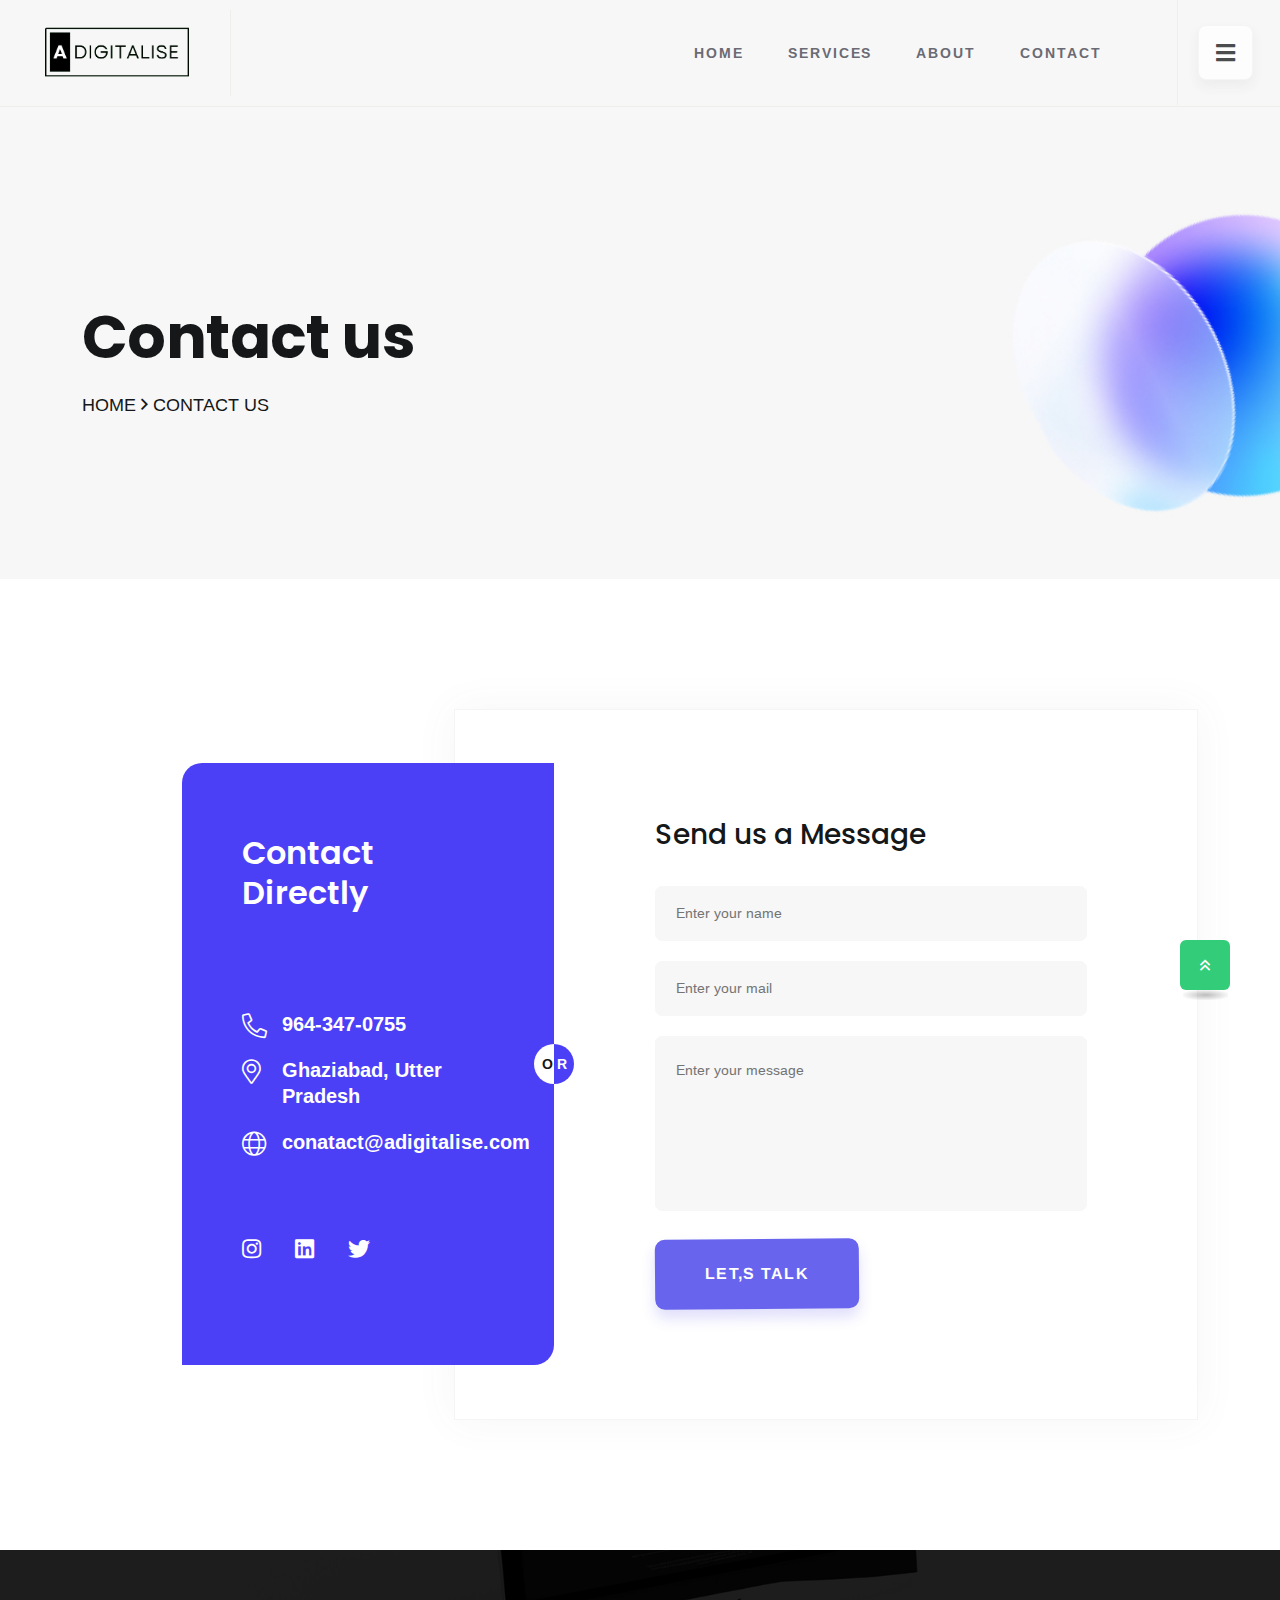
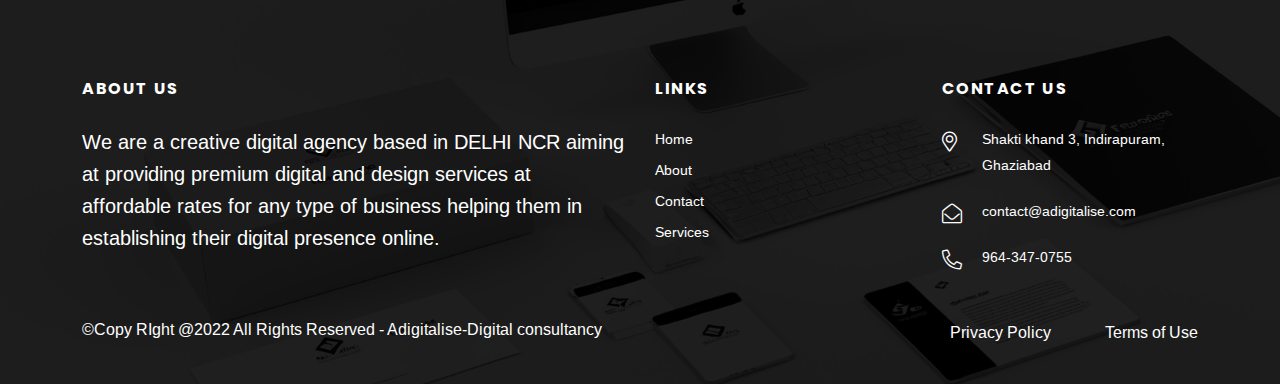
<file: contact.html>
<!doctype html>
<html class="no-js" lang="zxx">

<head>
   <meta charset="utf-8">
   <meta http-equiv="x-ua-compatible" content="ie=edge">
   <title>Adigitalise-Digital consultancy</title>
   <meta name="description" content="">
   <meta name="viewport" content="width=device-width, initial-scale=1">

   <!-- Place favicon.ico in the root directory -->
   <link rel="shortcut icon" type="image/x-icon" href="assets/img/favicon.png">

   <!-- CSS here -->
   <link rel="stylesheet" href="assets/css/bootstrap.min.css">
   <link rel="stylesheet" href="assets/css/animate.css">
   <link rel="stylesheet" href="assets/css/custom-animation.css">
   <link rel="stylesheet" href="assets/css/swiper-bundle.css">
   <link rel="stylesheet" href="assets/css/slick.css">
   <link rel="stylesheet" href="assets/css/nice-select.css">
   <link rel="stylesheet" href="assets/css/flaticon.css">
   <link rel="stylesheet" href="assets/css/meanmenu.css">
   <link rel="stylesheet" href="assets/css/font-awesome-pro.css">
   <link rel="stylesheet" href="assets/css/magnific-popup.css">
   <link rel="stylesheet" href="assets/css/spacing.css">
   <link rel="stylesheet" href="assets/css/style.css">
</head>

<body>

   <header>
      <!-- tp-header-area-start -->
      <div id="header-sticky" class="tp-header-area header-pl-pr header-transparent header-border-bottom">
         <div class="container-fluid">
            <div class="row g-0 align-items-center">
               <div class="col-xl-2 col-lg-2 col-md-4 col-6">
                  <div class="tp-logo tp-logo-border">
                     <a href="index.html">
                        <img src="assets/img/logo/logo.png" alt="">
                     </a>
                  </div>
               </div>
               <div class="col-xl-10 col-lg-10 col-md-8 col-6 d-flex justify-content-end">
                  <div class="tp-main-menu d-none d-xl-block">
                     <nav id="mobile-menu">
                        <ul>
                           <li><a href="index.html">Home</a>
                           </li>
                           <li><a href="service.html">Services</a>
                              <!-- <ul class="submenu">
                                 <li><a href="service-details.html">Shopify Website</a></li>
                                 <li><a href="service-details.html">WooCommerce Website</a></li>
                                 <li><a href="service-details.html">Wordpress Website</a></li>
                                 <li><a href="service-details.html">Business Website</a></li>
                                 <li><a href="service-details.html">Multi-Vendor Website</a></li>
                                 <li><a href="service-details.html">Email Marketing</a></li>
                                 <li><a href="service-details.html">Social-Media Marketing</a></li>
                                 <li><a href="service-details.html">Graphic Design</a></li>
                                 <li><a href="service-details.html">AI Automations</a></li>
                              </ul> -->
                           </li>
                           <li><a href="about-us.html">About</a>
                           </li>
                           <li><a href="contact.html">Contact</a>
                           </li>
                        </ul>
                     </nav>
                  </div>
                  <div class="tp-header-right">
                     <ul>
                        <li><a class="tp-menu-bar" href="javascript:void(0)"><i class="fas fa-bars"></i></a></li>
                     </ul>
                  </div>
               </div>
            </div>
         </div>
      </div>
      <!-- tp-header-area-end -->
   </header>

   <!-- tp-offcanvus-area-start -->
      <div class="tp-offcanvas-area">
      <div class="tpoffcanvas">
         <div class="tpoffcanvas__close-btn">
            <button class="close-btn"><i class="fal fa-times"></i></button>
         </div>
         <div class="tpoffcanvas__logo pt-50">
            <a href="index.html">
               <img src="assets/img/logo/logo-white.png" alt="">
            </a>
         </div>
         <div class="tpoffcanvas__text">
            <p>We are always looking forward to start a new project. Feel free to contact us. </p>
         </div>
         <div class="mobile-menu"></div>
         <div class="tpoffcanvas__info">
            <h3 class="offcanva-title">Get In Touch</h3>
            <div class="tp-info-wrapper mb-20 d-flex align-items-center">
               <div class="tpoffcanvas__info-icon">
                  <a href="#"><i class="fal fa-envelope"></i></a>
               </div>
               <div class="tpoffcanvas__info-address">
                  <span>Email</span>
                  <a href="maito:contact@adigitalise.com">contact@adigitalise.com</a>
               </div>
            </div>
            <div class="tp-info-wrapper mb-20 d-flex align-items-center">
               <div class="tpoffcanvas__info-icon">
                  <a href="#"><i class="fal fa-phone-alt"></i></a>
               </div>
               <div class="tpoffcanvas__info-address">
                  <span>Phone</span>
                  <a href="tel:9643470755">964-347-0755</a>
               </div>
            </div>
            <div class="tp-info-wrapper mb-20 d-flex align-items-center">
               <div class="tpoffcanvas__info-icon">
                  <a href="#"><i class="fas fa-map-marker-alt"></i></a>
               </div>
               <div class="tpoffcanvas__info-address">
                  <span>Location</span>
                  <a href="https://www.google.com/maps/@37.4801311,22.8928877,3z" target="_blank">Shakti khand 3, Indirapuram, Ghaziabad</a>
               </div>
            </div>
         </div>
         <div class="tpoffcanvas__social">
            <div class="social-icon">
               <a href="#"><i class="fab fa-twitter"></i></a>
               <a href="#"><i class="fab fa-instagram"></i></a>
               <a href="#"><i class="fab fa-linkedin"></i></a>
            </div>
         </div>
      </div>
      </div>
   
      <div class="body-overlay"></div>
   <!-- tp-offcanvus-area-end -->
   <main>

      <!-- breadcrumb area start -->
      <section class="breadcrumb__area breadcrumb-height include-bg p-relative" data-background="assets/img/breadcrumb/breadcurmb.jpg">
         <div class="container">
            <div class="row">
               <div class="col-xxl-12">
                  <div class="breadcrumb__content">
                     <h3 class="breadcrumb__title">Contact us</h3>
                     <span class="breadcrumb__subtitle">Home <i class="far fa-angle-right"></i> <a href="#"> Contact us</a></span>
                  </div>
               </div>
            </div>
         </div>
      </section>
      <!-- breadcrumb area end -->


      <!-- contact area start -->
      <div class="tp-contact-area pt-130 pb-130">
         <div class="container">
            <div class="row g-0 align-items-center justify-content-center">
               <div class="col-xl-4 col-lg-4 col-md-5 col-12">
                  <div class="contact-box">
                     <div class="contact-box-circle">
                        <span>O</span>
                        <span>R</span>
                     </div>
                     <h3 class="contact-box__title">Contact <br> Directly</h3>
                     <div class="contact-box__info-list">
                        <ul>
                           <li><a href="tel:9643470755"><i class="fal fa-phone-alt"></i> 964-347-0755</a></li>
                           <li><a href="https://www.google.com.bd/maps/@-26.7452242,128.312617,5.17z" target="_blank"><i class="fal fa-map-marker-alt"></i> Ghaziabad, Utter Pradesh</a></li>
                           <li><a href="mailto:conatact@adigitalise.com"><i class="fal fa-globe"></i>conatact@adigitalise.com</a></li>
                        </ul>
                     </div>
                     <div class="contact-box__social">
                        <ul>
                           <li><a href=""><i class="fab fa-instagram"></i></a></li>
                           <li><a href=""><i class="fab fa-linkedin"></i></a></li>
                           <li><a href=""><i class="fab fa-twitter"></i></a></li>
                        </ul>
                     </div>
                  </div>
               </div>
               <div class="col-xl-8 col-lg-8 col-md-7 col-12">
                  <div class="postbox__comment-form contact-wrapper">
                     <h3 class="postbox__comment-form-title">Send us a
                        Message</h3>
                     <form name="contact" method="POST" data-netlify="true">
                        <div class="row">
                           <div class="col-12">
                              <div class="postbox__comment-input">
                                 <input type="text" placeholder="Enter your name">
                              </div>
                           </div>
                           <div class="col-12">
                              <div class="postbox__comment-input">
                                 <input type="email" placeholder="Enter your mail">
                              </div>
                           </div>
                           <div class="col-12">
                              <div class="postbox__comment-input">
                                 <textarea placeholder="Enter your message"></textarea>
                              </div>
                           </div>
                           <div class="col-12">
                              <div class="postbox__comment-btn">
                                 <button type="submit" class="tp-btn">Let,s Talk</button>
                              </div>
                           </div>
                        </div>
                     </form>
                  </div>
               </div>
            </div>
         </div>
      </div>
      <!-- contact area end -->
  </main>

  <footer>
   <!-- tp-footer-area-start -->
   <div class="tp-footer-area footer-bg pt-130" data-background="assets/img/footer/footer-bg.png">
      <div class="container">
         <div class="row">
            <div class="col-xl-6 col-lg-6 col-md-3 col-12 mb-30">
               <div class="tp-footer-widget z-index-3">
                  <div class="tp-footer-widget__title">
                     <h4 class="tp-footer-title">About us</h4>
                  </div>
                  <p class="text-white">We are a creative digital agency based in DELHI NCR aiming at providing premium digital and design services at affordable rates for any type of business helping them in establishing their digital presence online.</p>
               </div>
            </div>
            <div class="col-xl-3 col-lg-3 col-md-3 col-12 mb-30">
               <div class="tp-footer-widget footer-space-three z-index-3">
                  <div class="tp-footer-widget__title">
                     <h4 class="tp-footer-title">Links</h4>
                  </div>
                  <div class="tp-footer-widget__list">
                     <ul>
                        <li><a href="/">Home</a></li>
                        <li><a href="/about-us.html">About</a></li>
                        <li><a href="/contact.html">Contact</a></li>
                        <li><a href="/service.html">Services</a></li>
                     </ul>
                  </div>
               </div>
            </div>
            <div class="col-xl-3 col-lg-4 col-md-6 col-12 mb-30">
               <div class="tp-footer-widget z-index-3">
                  <div class="tp-footer-widget__title">
                     <h4 class="tp-footer-title">Contact Us</h4>
                  </div>
                  <div class="tp-footer-widget__list">
                     <ul class="footer-position">
                        <li><a href="https://www.google.com/maps/@38.4999525,-103.0632285,6.46z" target="_blank">
                           <span><i class="fal fa-map-marker-alt"></i></span>
                           Shakti khand 3, Indirapuram, Ghaziabad</a>
                        </li>
                        <li><a href="mailto:contact@adigitalise.com">
                           <span><i class="fal fa-envelope-open"></i></span>
                           contact@adigitalise.com</a>
                        </li>
                        <li><a href="tel:9643470755">
                           <span><i class="fal fa-phone-alt"></i></span>
                            964-347-0755</a>
                        </li>
                     </ul>
                  </div>
               </div>
            </div>
            
         </div>
         <div class="copy-right-wrapper z-index-3">
            <div class="row">
               <div class="col-xl-6 col-lg-7 col-12">
                  <div class="copyright-left text-center text-lg-start">
                     <p>©Copy RIght @2022 All Rights Reserved - Adigitalise-Digital consultancy</p>
                  </div>
               </div>
               <div class="col-xl-6 col-lg-5 col-12">
                  <div class="copyright-right-side text-center text-lg-end">
                     <ul>
                        <li><a href="#">Privacy Policy</a></li>
                        <li><a href="#">Terms of Use</a></li>
                     </ul>
                  </div>
               </div>
            </div>
        </div>
      </div>
   </div>
   <!-- tp-footer-area-end -->

   <button class="scroll-top scroll-to-target" data-target="html">
      <i class="far fa-angle-double-up"></i>
  </button>


</footer>

   <!-- JS here -->
   <script src="assets/js/jquery.js"></script>
   <script src="assets/js/waypoints.js"></script>
   <script src="assets/js/bootstrap.bundle.min.js"></script>
   <script src="assets/js/swiper-bundle.js"></script>
   <script src="assets/js/slick.js"></script>
   <script src="assets/js/magnific-popup.js"></script>
   <script src="assets/js/counterup.js"></script>
   <script src="assets/js/wow.js"></script>
   <script src="assets/js/nice-select.js"></script>
   <script src="assets/js/meanmenu.js"></script>
   <script src="assets/js/isotope-pkgd.js"></script>
   <script src="assets/js/imagesloaded-pkgd.js"></script>
   <script src="assets/js/ajax-form.js"></script>
   <script src="assets/js/main.js"></script>



</body>

</html>
</file>
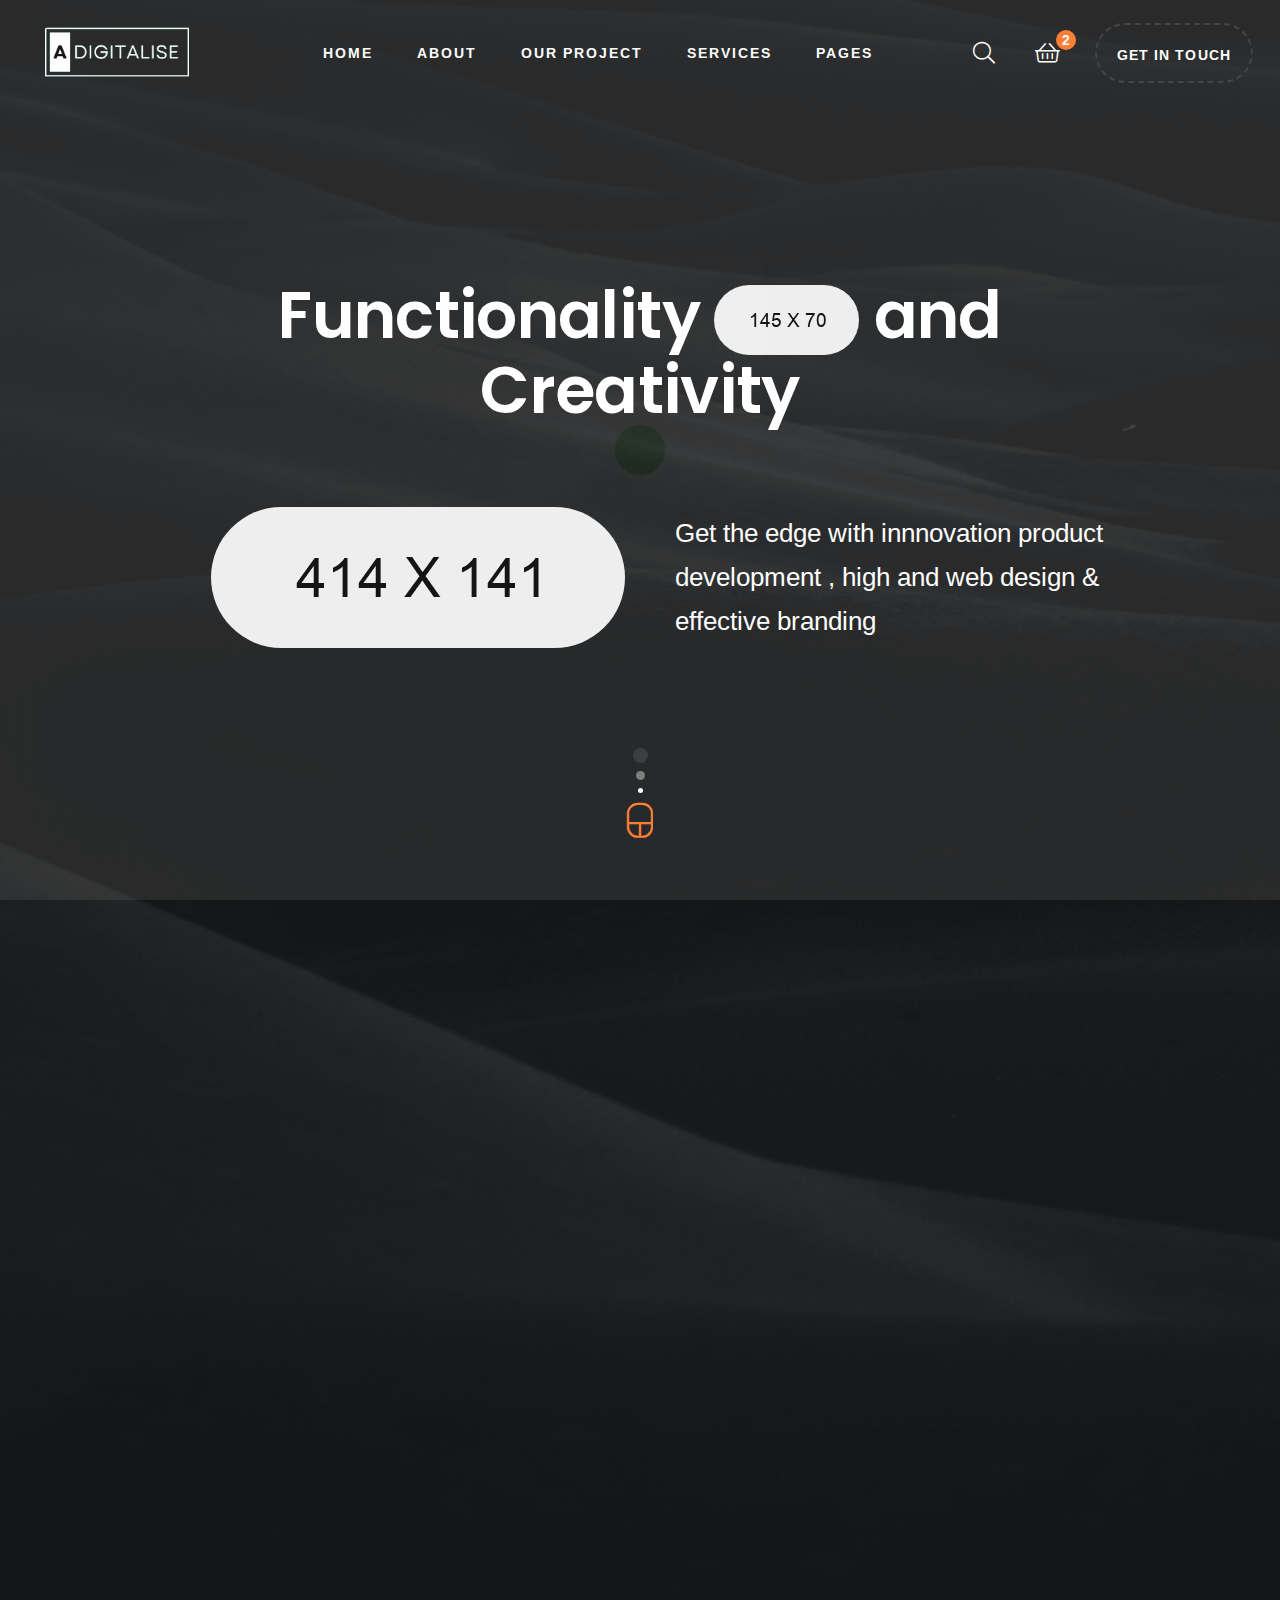
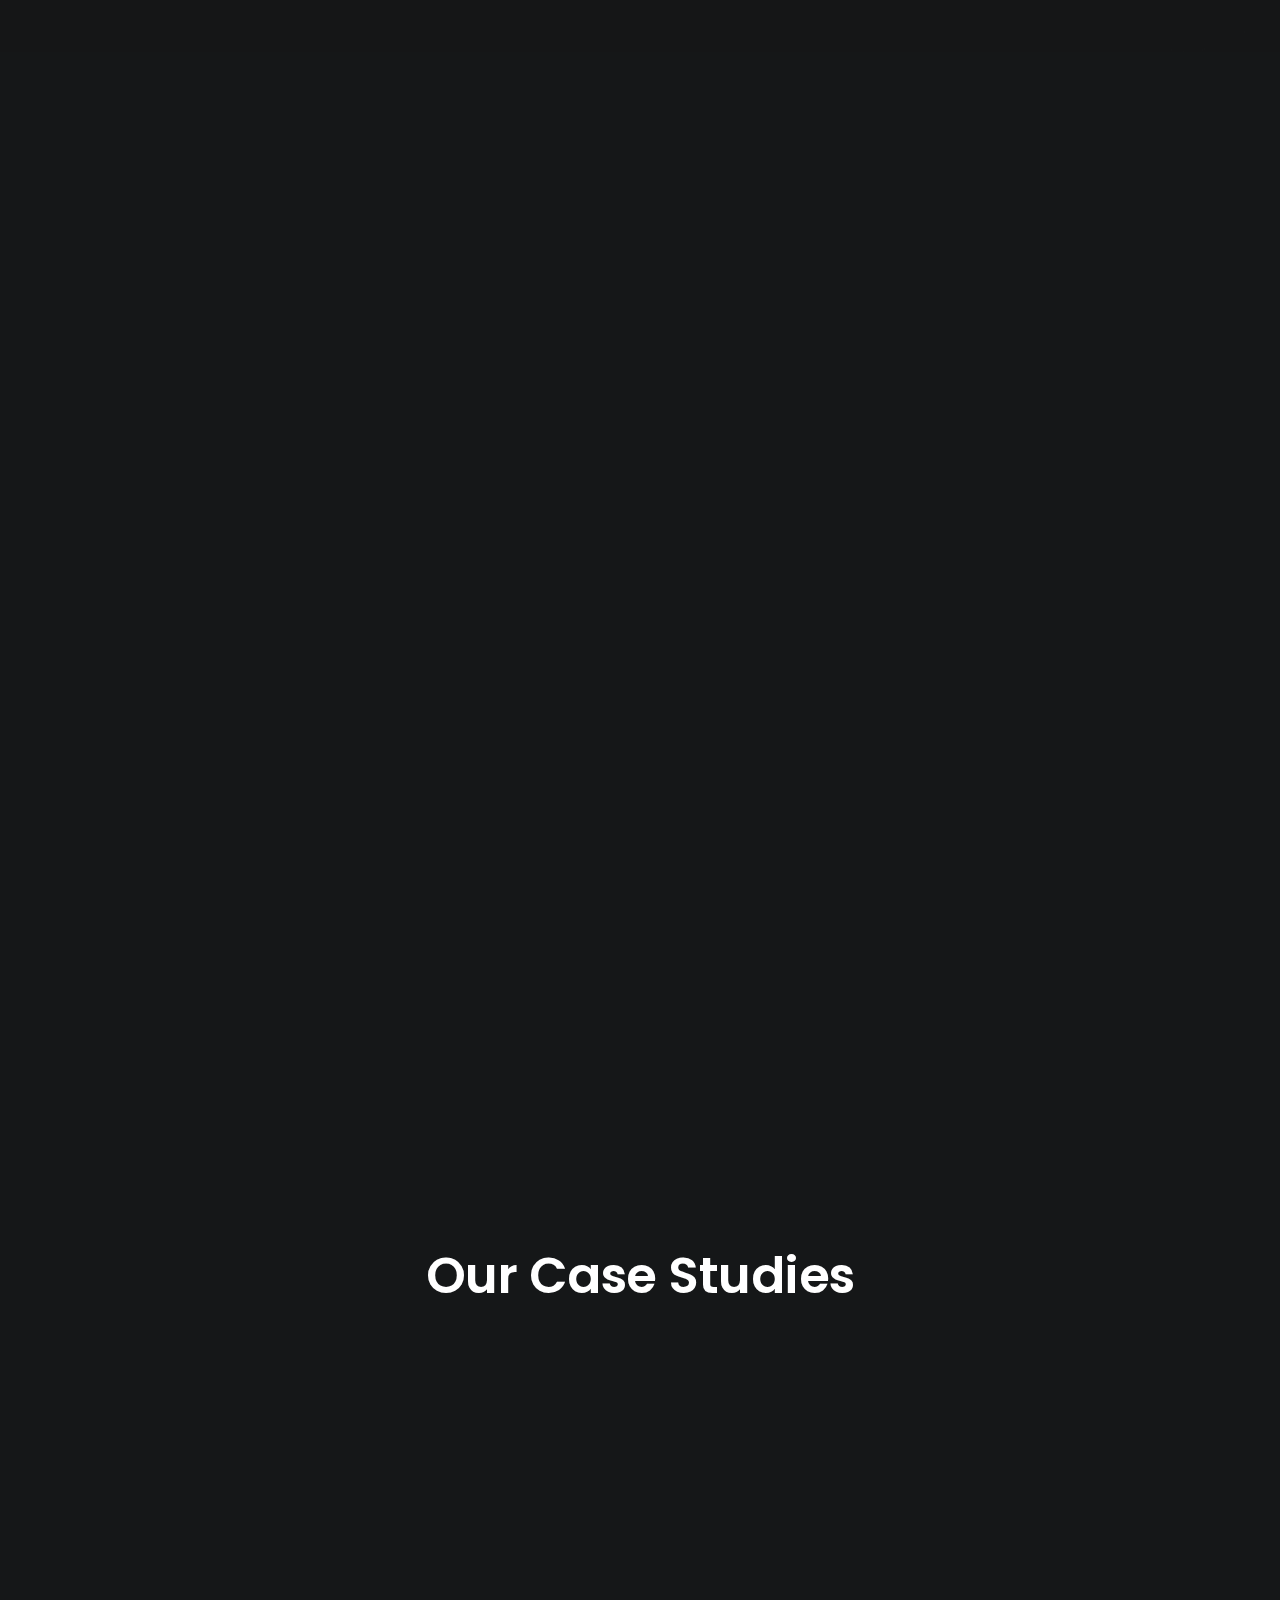
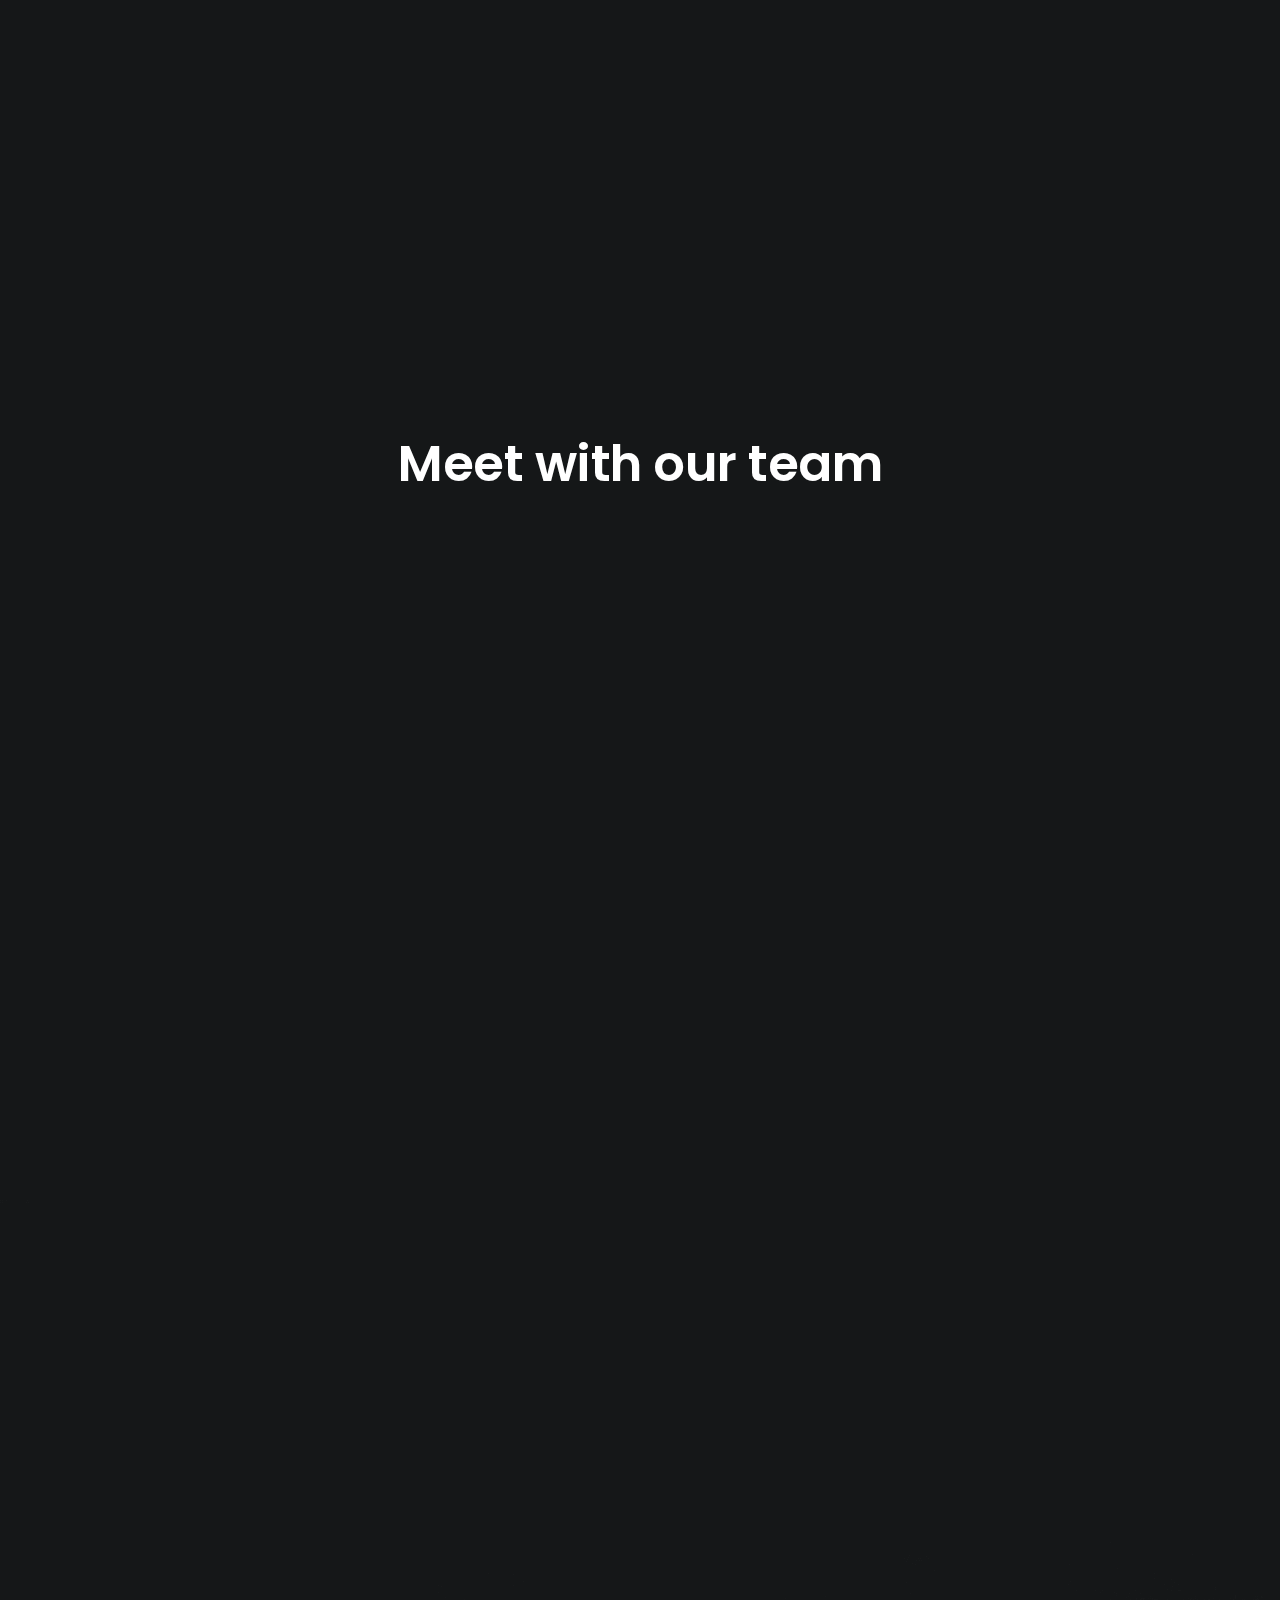
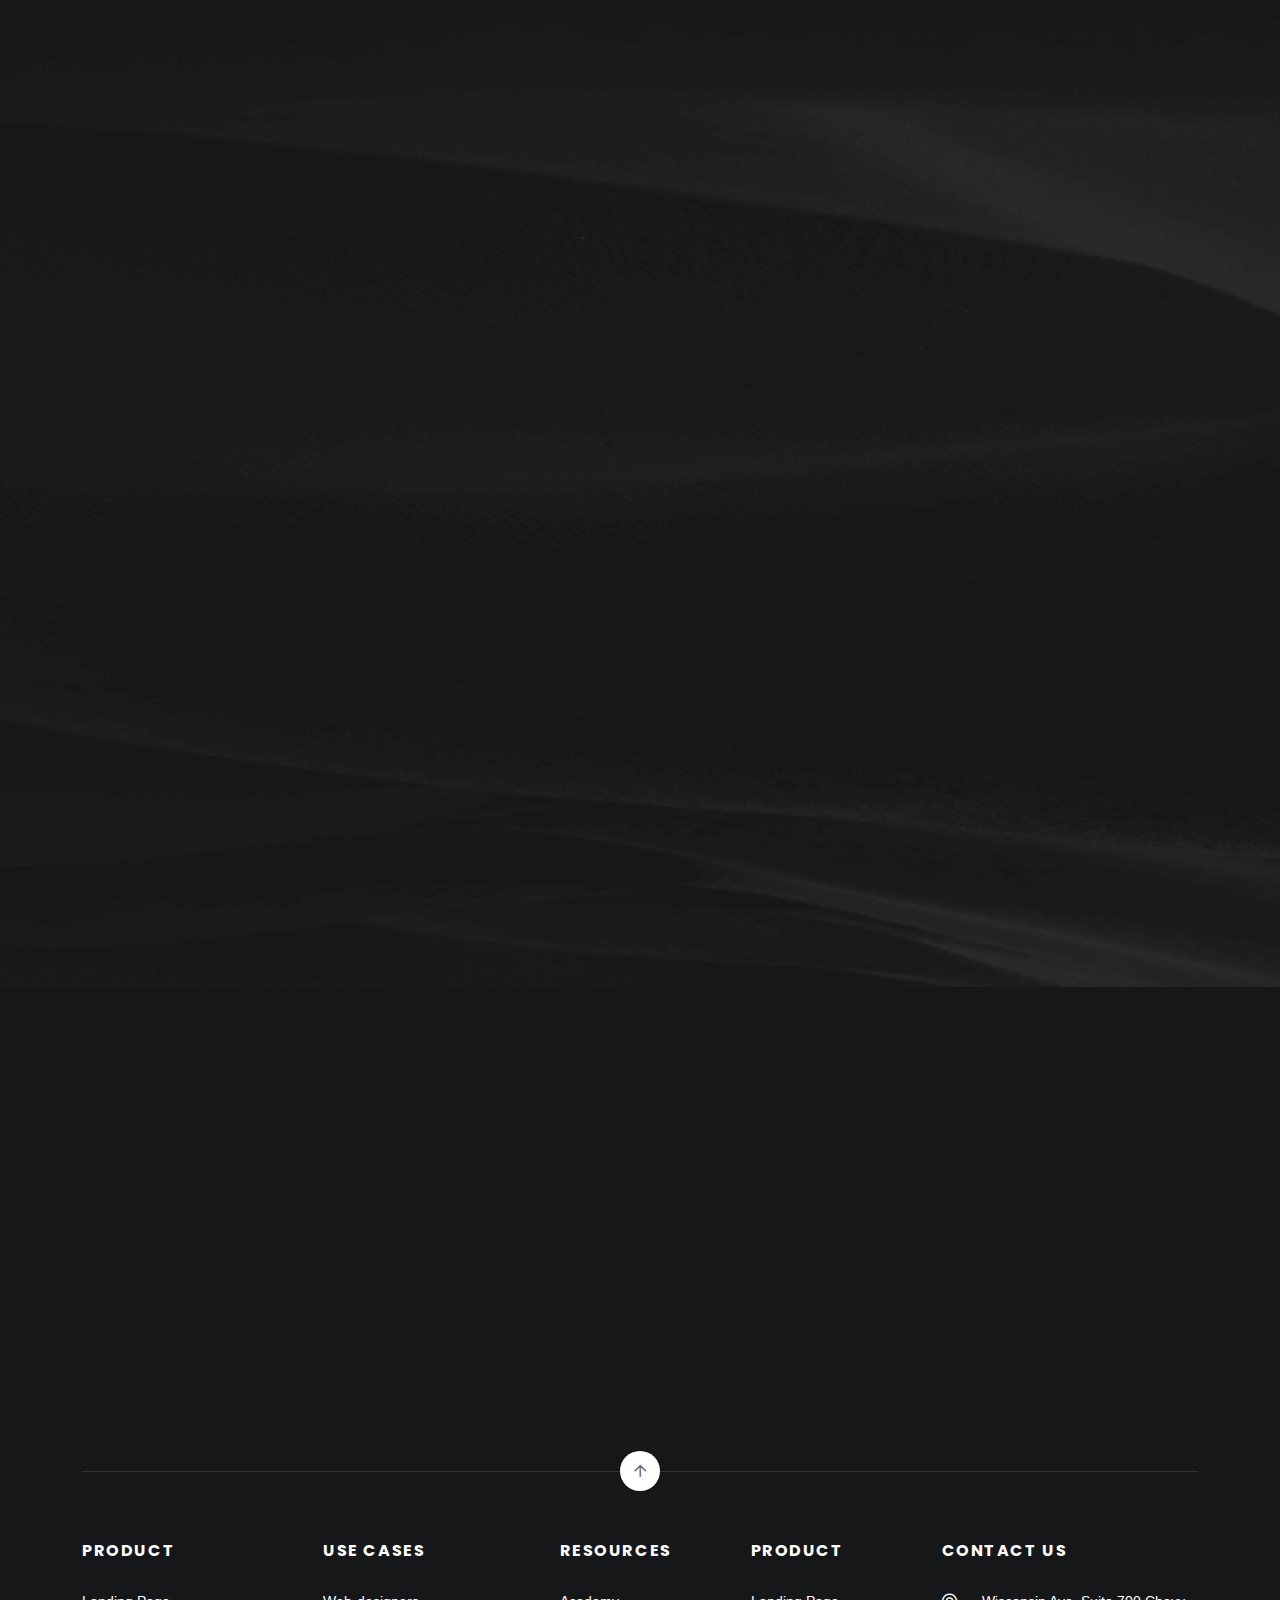
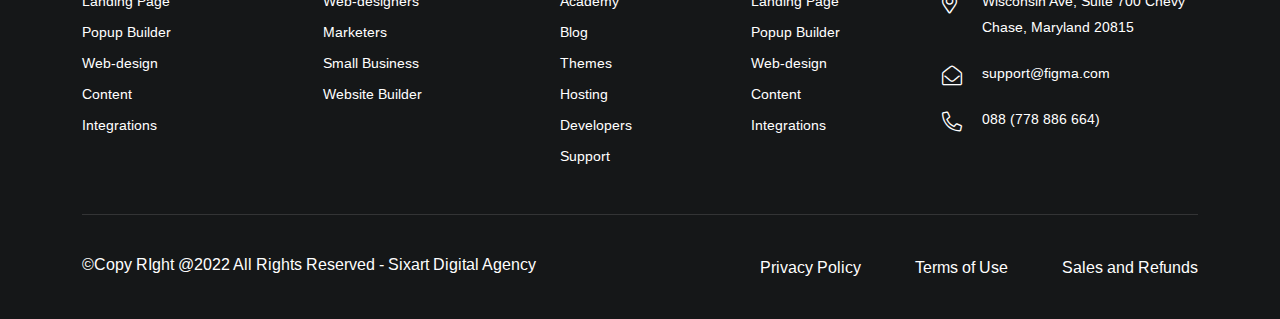
<file: index-2.html>
<!doctype html>
<html class="no-js" lang="zxx">

<head>
   <meta charset="utf-8">
   <meta http-equiv="x-ua-compatible" content="ie=edge">
   <title>Sixart Digital Agency HTML Template</title>
   <meta name="description" content="">
   <meta name="viewport" content="width=device-width, initial-scale=1">

   <!-- Place favicon.ico in the root directory -->
   <link rel="shortcut icon" type="image/x-icon" href="assets/img/favicon.png">

   <!-- CSS here -->
   <link rel="stylesheet" href="assets/css/bootstrap.min.css">
   <link rel="stylesheet" href="assets/css/animate.css">
   <link rel="stylesheet" href="assets/css/custom-animation.css">
   <link rel="stylesheet" href="assets/css/swiper-bundle.css">
   <link rel="stylesheet" href="assets/css/slick.css">
   <link rel="stylesheet" href="assets/css/nice-select.css">
   <link rel="stylesheet" href="assets/css/flaticon.css">
   <link rel="stylesheet" href="assets/css/meanmenu.css">
   <link rel="stylesheet" href="assets/css/font-awesome-pro.css">
   <link rel="stylesheet" href="assets/css/magnific-popup.css">
   <link rel="stylesheet" href="assets/css/spacing.css">
   <link rel="stylesheet" href="assets/css/style.css">
</head>

<body>

      <!-- preloader -->
      <div id="preloader">
         <div class="preloader">
               <span></span>
               <span></span>
         </div>
      </div>
      <!-- preloader end  -->

   <header>
      <!-- tp-header-area-start -->
      <div id="header-sticky" class="tp-header-area tp-header-black-sticky header-pl-pr header-transparent z-index-5">
         <div class="container-fluid">
            <div class="row g-0 align-items-center">
               <div class="col-xl-2 col-lg-6 col-md-5 col-6">
                  <div class="tp-logo">
                     <a href="index.html">
                        <img src="assets/img/logo/logo-white.png" alt="">
                     </a>
                  </div>
               </div>
               <div class="col-xl-6 d-flex justify-content-end d-none d-xl-block">
                  <div class="tp-main-menu tp-white-menu submenu-2">
                     <nav id="mobile-menu">
                        <ul>
                           <li><a href="index.html">Home</a>
                              <ul class="submenu">
                                 <li><a href="index.html">Home 01</a></li>
                                 <li><a href="index-2.html">Home 02</a></li>
                                 <li><a href="index-3.html">Home 03</a></li>
                              </ul>
                           </li>
                           <li><a href="about-us.html">About</a>
                              <ul class="submenu">
                                 <li><a href="about-me.html">About Me</a></li>
                                 <li><a href="about-us.html">About Us</a></li>
                              </ul>
                           </li>
                           <li><a href="case-details.html">Our Project</a>
                              <ul class="submenu">
                                 <li><a href="case-studies.html">Case Studies</a></li>
                                 <li><a href="case-details.html">Case Details</a></li>
                              </ul>
                           </li>
                           <li><a href="service-details.html">Services</a>
                              <ul class="submenu">
                                 <li><a href="service.html">Service</a></li>
                                 <li><a href="service-details.html">Service Details</a></li>
                              </ul>
                           </li>
                           <li><a href="#">Pages</a>
                              <ul class="submenu">
                                 <li><a href="blog.html">Blog Sidebar</a></li>
                                 <li><a href="blog-details.html">Blog Details</a></li>
                                 <li><a href="team.html">Team</a></li>
                                 <li><a href="shop.html">Shop</a></li>
                                 <li><a href="shop-details.html">Shop Details</a></li>
                                 <li><a href="price.html">Price</a></li>
                                 <li><a href="faq.html">Faq</a></li>
                                 <li><a href="cart.html">Cart</a></li>
                                 <li><a href="checkout.html">Checkout</a></li>
                                 <li><a href="contact.html">Contact</a></li>
                              </ul>
                           </li>
                        </ul>
                     </nav>
                  </div>
               </div>
               <div class="col-xl-4 col-lg-6 col-md-7 col-6">
                  <div class="header-right-two d-flex align-items-center justify-content-end">
                     <div class="search-wrapper">
                        <a class="tp-search-box tp-search d-none d-md-block" href="javascript:void(0)"><i class="tp-search-toggle fal fa-search"></i><i class="search-close  far fa-times"></i></a>
                        <div class="tp-search-form search-right p-relative">
                           <form action="#">
                              <input type="text" placeholder="Search ...">
                              <button type="submit"><i class="far fa-search"></i></button>
                           </form>
                        </div>
                     </div>
                     <div class="p-relative minicart-box">
                        <a class="tp-shopping-bskt d-none d-md-block" href="#"><i class="fal fa-shopping-basket"></i> <span>2</span></a>
                        <div class="minicart">
                           <div>
                              <div class="cart-img">
                                 <a href="product-details.html">
                                    <img src="assets/img/shop//shop-2.jpg" alt="">
                                 </a>
                              </div>
                              <div class="cart-content">
                                 <h3>
                                    <a href="product-details.html">Mobile - phone</a>
                                 </h3>
                                 <div class="cart-price">
                                    <span class="new">$ 22.9</span>
                                    <span>
                                          <del>$39.9</del>
                                    </span>
                                 </div>
                              </div>
                              <div class="del-icon">
                                 <a href="#">
                                    <i class="far fa-trash-alt"></i>
                                 </a>
                              </div>
                           </div>
                           <div>
                              <div class="cart-img">
                                 <a href="product-details.html">
                                    <img src="assets/img/shop/shop-1.jpg" alt="">
                                 </a>
                              </div>
                              <div class="cart-content">
                                 <h3>
                                    <a href="product-details.html">Gothelf learn UX</a>
                                 </h3>
                                 <div class="cart-price">
                                    <span class="new">$ 22.9</span>
                                    <span>
                                          <del>$39.9</del>
                                    </span>
                                 </div>
                              </div>
                              <div class="del-icon">
                                 <a href="#">
                                    <i class="far fa-trash-alt"></i>
                                 </a>
                              </div>
                           </div>
                           <div>
                                 <div class="total-price">
                                    <span class="f-left">Total:</span>
                                    <span class="f-right">$100.0</span>
                                 </div>
                           </div>
                           <div>
                                 <div class="checkout-link">
                                    <a class="tp-btn-orange-radius w-100" href="cart.html">Shopping Cart</a>
                                    <a class="tp-btn-radius-2 w-100" href="checkout.html">Checkout</a>
                                 </div>
                           </div>
                        </div>
                     </div>
                     <a class="tp-btn-border d-none d-xl-block" href="contact.html">Get in touch</a>
                     <a class="bars d-xl-none tp-menu-bar ml-50" href="javascript:void(0)"><i class="fa fa-bars"></i></a>
                  </div>
               </div>
            </div>
         </div>
      </div>
      <!-- tp-header-area-end -->
   </header>

   <!-- tp-offcanvus-area-start -->
   <div class="tp-offcanvas-area">
      <div class="tpoffcanvas">
         <div class="tpoffcanvas__close-btn">
            <button class="close-btn"><i class="fal fa-times"></i></button>
         </div>
         <div class="tpoffcanvas__logo pt-50">
            <a href="index.html">
               <img src="assets/img/logo/logo-white.png" alt="">
            </a>
         </div>
         <div class="mobile-menu"></div>
         <div class="tpoffcanvas__text">
            <p>Suspendisse interdum consectetur libero id. Fermentum leo vel orci porta non. Euismod viverra nibh cras pulvinar suspen.</p>
         </div>
         <div class="tpoffcanvas__info">
            <h3 class="offcanva-title">Get In Touch</h3>
            <div class="tp-info-wrapper mb-20 d-flex align-items-center">
               <div class="tpoffcanvas__info-icon">
                  <a href="#"><i class="fal fa-envelope"></i></a>
               </div>
               <div class="tpoffcanvas__info-address">
                  <span>Email</span>
                  <a href="maito:hello@yourmail.com">hello@yourmail.com</a>
               </div>
            </div>
            <div class="tp-info-wrapper mb-20 d-flex align-items-center">
               <div class="tpoffcanvas__info-icon">
                  <a href="#"><i class="fal fa-phone-alt"></i></a>
               </div>
               <div class="tpoffcanvas__info-address">
                  <span>Phone</span>
                  <a href="tel:(00)45611227890">(00) 456 1122 7890</a>
               </div>
            </div>
            <div class="tp-info-wrapper mb-20 d-flex align-items-center">
               <div class="tpoffcanvas__info-icon">
                  <a href="#"><i class="fas fa-map-marker-alt"></i></a>
               </div>
               <div class="tpoffcanvas__info-address">
                  <span>Location</span>
                  <a href="https://www.google.com/maps/@37.4801311,22.8928877,3z" target="_blank">Riverside 255, San Francisco, USA </a>
               </div>
            </div>
         </div>
         <div class="tpoffcanvas__social">
            <div class="social-icon">
               <a href="#"><i class="fab fa-twitter"></i></a>
               <a href="#"><i class="fab fa-instagram"></i></a>
               <a href="#"><i class="fab fa-facebook-square"></i></a>
               <a href="#"><i class="fab fa-dribbble"></i></a>
            </div>
         </div>
      </div>
      </div>
   
      <div class="body-overlay"></div>
   <!-- tp-offcanvus-area-end -->

   <main>
      <!-- tp-slider-area-start -->
      <div class="tp-hero-area hero-bg-img hero-overlay" data-background="assets/img/slider/slider-grident-bg-2.png">
         <div class="container z-index-3">
            <div class="row align-items-center">
               <div class="col-xl-12 wow tpfadeUp" data-wow-duration=".7s" data-wow-delay=".5s">
                  <div class="hero-section-title-box text-center">
                     <h3 class="tp-slider-title text-white">Functionality  <span><img src="assets/img/slider/hero-sm-1.png" alt=""></span>  and <br> Creativity</h3>
                  </div>
               </div>
            </div>
            <div class="row justify-content-center align-items-center hero-thumb-space wow tpfadeUp" data-wow-duration=".7s" data-wow-delay=".8s">
              <div class="col-xl-6 col-lg-6 col-md-12">
                  <div class="tp-hero-content">
                     <div class="tp-hero-content__thumb text-center text-lg-end">
                        <img src="assets/img/slider/hero-sm-2.png" alt="">
                     </div>
                  </div>
               </div>
               <div class="col-xl-6 col-lg-6 col-md-6 col-12">
                  <div class="tp-hero-content__text text-center text-lg-start">
                     <p class="mb-0">Get the edge with innnovation product development , high and web design & effective branding</p>
                  </div>
               </div>
            </div>
            <div class="row">
               <div class="col-12 smooth wow tpfadeUp" data-wow-duration=".7s" data-wow-delay="1s">
                  <a href="#tp-service-area">
                     <div class="scroll-down text-center mb-70">
                        <div class="scroll-dots d-flex justify-content-center flex-column align-items-center">
                           <span class="circle-1"></span>
                           <span class="circle-2"></span>
                           <span class="circle-3"></span>
                        </div>
                        <span><i class="fal fa-mouse"></i></span>
                     </div>
                  </a>
               </div>
            </div>
            <div class="tp-cta-wrapper d-flex justify-content-center">
               <div class="row g-0">
                  <div class="col-lg-6 col-md-6 col-sm-6 mb-30 wow tpfadeLeft" data-wow-duration=".7s" data-wow-delay=".5s">
                     <div class="tp-cta-item">
                        <div class="tp-cta-info">
                           <h3 class="tp-cta-title">Product <br> Development</h3>
                           <a class="tp-btn-green" href="">Read MOre</a>
                        </div>
                     </div>
                  </div>
                  <div class="col-lg-6 col-md-6 col-sm-6 mb-30 wow tpfadeRight" data-wow-duration=".7s" data-wow-delay=".8s">
                     <div class="tp-cta-item orange-border">
                        <div class="tp-cta-info">
                           <h3 class="tp-cta-title">Communication <br> Desgin</h3>
                           <a class="tp-btn-orange" href="#">Read MOre</a>
                        </div>
                     </div>
                  </div>
               </div>
            </div>
         </div>
      </div>
      <!-- tp-slider-area-end -->

      <!-- tp-service-area-start -->
      <div id="tp-service-area" class="tp-service-area black-bg pb-120">
         <div class="container">
            <div class="row">
               <div class="col-12 wow tpfadeUp" data-wow-duration=".7s" data-wow-delay=".3s">
                  <div class="tp-service-section-title text-center mb-60">
                     <h4 class="tp-section-title-sm text-white">What we do</h4>
                  </div>
               </div>
            </div>
            <div class="row counter-row">
               <div class="col-xl-4 col-lg-4 col-md-6 mb-30 wow tpfadeUp" data-wow-duration=".7s" data-wow-delay=".5s">
                  <div class="tp-service-item-two">
                     <div class="tp-service-item-two__icon">
                        <svg width="63" height="63" viewBox="0 0 63 63" fill="none" xmlns="http://www.w3.org/2000/svg">
                           <path d="M11.6073 0.0922852C9.88558 0.0922852 8.46875 1.50911 8.46875 3.23091V36.7309C8.46875 38.1281 10.5645 38.1281 10.5645 36.7309V10.5652H52.4334V36.7309C52.4017 38.1584 54.5592 38.1584 54.5272 36.7309V3.23091C54.5272 1.50911 53.1124 0.0922852 51.3906 0.0922852H11.6073ZM11.6073 2.18812H51.3906C51.9887 2.18812 52.4334 2.63281 52.4334 3.23091V8.46935H10.5645V3.23091C10.5645 2.63281 11.0093 2.18812 11.6073 2.18812ZM13.7031 4.27985C13.1249 4.27985 12.6562 4.74859 12.6562 5.32674C12.6562 5.90493 13.1249 6.37351 13.7031 6.37351C14.2813 6.37351 14.75 5.90493 14.75 5.32674C14.75 4.74859 14.2813 4.27985 13.7031 4.27985ZM17.8906 4.27985C17.3125 4.27985 16.8438 4.74859 16.8438 5.32674C16.8438 5.90493 17.3125 6.37351 17.8906 6.37351C18.4688 6.37351 18.9375 5.90493 18.9375 5.32674C18.9375 4.74859 18.4688 4.27985 17.8906 4.27985ZM22.0781 4.27985C21.5 4.27985 21.0312 4.74859 21.0312 5.32674C21.0312 5.90493 21.5 6.37351 22.0781 6.37351C22.6563 6.37351 23.125 5.90493 23.125 5.32674C23.125 4.74859 22.6563 4.27985 22.0781 4.27985ZM36.6812 4.2819C35.2678 4.37805 35.3642 6.41031 36.7303 6.37569H49.2969C50.6621 6.34403 50.6621 4.31217 49.2969 4.2819H36.6812ZM3.23847 6.37569C1.51667 6.37569 0.09375 7.79046 0.09375 9.51225V47.2017C0.09375 48.9235 1.51667 50.3403 3.23847 50.3403H59.7677C61.4895 50.3403 62.9062 48.9235 62.9062 47.2017V9.51213C62.9062 7.79034 61.4895 6.37556 59.7677 6.37556H57.6739C56.2468 6.34391 56.2468 8.501 57.6739 8.46935H59.7677C60.3658 8.46935 60.8105 8.91404 60.8105 9.51213V39.8756H2.1875V9.51213C2.1875 8.91404 2.64041 8.46935 3.23847 8.46935H5.32403C6.75117 8.501 6.75117 6.34391 5.32403 6.37556L3.23847 6.37569ZM34.6529 14.7322C34.1927 14.7291 33.7845 15.0271 33.6469 15.4664L27.3636 34.308C26.9206 35.633 28.908 36.2975 29.351 34.9725L35.6343 16.1247C35.8713 15.4468 35.371 14.737 34.6529 14.7322ZM39.2043 20.7845L44.5205 25.2194L39.2043 29.6482C38.0685 30.5375 39.471 32.2155 40.5477 31.2553L46.8228 26.0229C47.3239 25.6044 47.3239 24.8344 46.8228 24.4159L40.5477 19.1754C40.3601 19.0148 40.1219 18.9257 39.8218 18.9261C38.8323 19.0127 38.4735 20.193 39.2043 20.7845ZM23.0984 18.928C22.8627 18.9359 22.6364 19.023 22.4564 19.1753L16.1751 24.4158C15.6741 24.8343 15.6741 25.6043 16.1751 26.0228L22.4564 31.2552C23.5367 32.2614 24.9794 30.5274 23.7936 29.6481L18.4775 25.2192L23.7936 20.7844C24.5671 20.151 24.0977 18.8975 23.0984 18.928ZM2.1875 41.9714H60.8105V47.2017C60.8105 47.7998 60.3658 48.2444 59.7677 48.2444H3.23847C2.64041 48.2444 2.1875 47.7998 2.1875 47.2017V41.9714ZM33.651 44.0632L29.3551 44.0652C28.0207 44.2247 28.1103 46.1151 29.4042 46.1508H33.5938C35.0315 46.2778 35.1511 44.092 33.651 44.0632ZM25.6277 52.3522C25.2075 52.3443 24.8226 52.5864 24.6503 52.9697C24.1462 54.051 23.243 55.3136 21.6835 56.6215H19.9844C18.2626 56.6215 16.8478 58.0465 16.8478 59.7683V61.8539C16.8458 62.4321 17.3125 62.9025 17.8906 62.9048H45.1073C45.6887 62.9069 46.1605 62.4353 46.1583 61.8539V59.7683C46.1583 58.0465 44.7354 56.6215 43.0136 56.6215H41.3165C39.7571 55.3137 38.8537 54.0509 38.3497 52.9697C38.1724 52.5764 37.7723 52.3322 37.3416 52.3543C36.5937 52.3938 36.1266 53.1807 36.4522 53.8552C36.8603 54.7305 37.4835 55.6693 38.3231 56.6215H24.6769C25.5165 55.6693 26.1397 54.7305 26.5478 53.8552C26.8802 53.1686 26.3903 52.3685 25.6277 52.3522ZM19.9844 58.7173H43.0136C43.6116 58.7173 44.0645 59.1702 44.0645 59.7683V60.8111H18.9416V59.7683C18.9416 59.1702 19.3863 58.7173 19.9844 58.7173Z" fill="#33CC79"/>
                        </svg>
                     </div>
                     <div class="tp-service-item-two__title">
                        <h4 class="tp-service-sm-title text-white"><a href="service-details.html">Web & App <br> Development</a></h4>
                     </div>
                     <div class="tp-service-item-two__count">
                        <div class="counter-content"></div>
                     </div>
                     <a href="service-details.html">
                       <div class="tp-service-item-two__button d-flex justify-content-between">
                          <span>280 Project Completed</span>
                          <span><i class="far fa-angle-right"></i></span>
                        </div>
                     </a>
                  </div>
               </div>
               <div class="col-xl-4 col-lg-4 col-md-6 mb-30 wow tpfadeUp" data-wow-duration=".7s" data-wow-delay=".7s">
                  <div class="tp-service-item-two">
                     <div class="tp-service-item-two__icon">
                        <svg width="69" height="69" viewBox="0 0 69 69" fill="none" xmlns="http://www.w3.org/2000/svg">
                              <path d="M37.7344 8.625H31.2656C30.6705 8.625 30.1875 8.142 30.1875 7.54688C30.1875 6.95175 30.6705 6.46875 31.2656 6.46875H37.7344C38.3295 6.46875 38.8125 6.95175 38.8125 7.54688C38.8125 8.142 38.3295 8.625 37.7344 8.625Z" fill="#33CC79"/>
                              <path d="M46.3594 66.8438H22.6406C19.6672 66.8438 17.25 64.4244 17.25 61.4531V24.7969C17.25 24.2018 17.733 23.7188 18.3281 23.7188C18.9232 23.7188 19.4062 24.2018 19.4062 24.7969V61.4531C19.4062 63.2363 20.8574 64.6875 22.6406 64.6875H46.3594C48.1426 64.6875 49.5938 63.2363 49.5938 61.4531V24.7969C49.5938 24.2018 50.0768 23.7188 50.6719 23.7188C51.267 23.7188 51.75 24.2018 51.75 24.7969V61.4531C51.75 64.4244 49.3328 66.8438 46.3594 66.8438Z" fill="#33CC79"/>
                              <path d="M50.6719 32.3438C50.0768 32.3438 49.5938 31.8608 49.5938 31.2656V7.54688C49.5938 5.76366 48.1426 4.3125 46.3594 4.3125H22.6406C20.8574 4.3125 19.4062 5.76366 19.4062 7.54688V31.2656C19.4062 31.8608 18.9232 32.3438 18.3281 32.3438C17.733 32.3438 17.25 31.8608 17.25 31.2656V7.54688C17.25 4.57556 19.6672 2.15625 22.6406 2.15625H46.3594C49.3328 2.15625 51.75 4.57556 51.75 7.54688V31.2656C51.75 31.8608 51.267 32.3438 50.6719 32.3438Z" fill="#33CC79"/>
                              <path d="M57.1406 13.0453C56.5455 13.0453 56.0625 12.6701 56.0625 12.075V11.8594C56.0625 11.2643 56.5455 10.7812 57.1406 10.7812C57.7357 10.7812 58.2188 11.2643 58.2188 11.8594C58.2188 12.4545 57.7357 13.0453 57.1406 13.0453Z" fill="#33CC79"/>
                              <path d="M57.1406 17.3578C56.5455 17.3578 56.0625 16.9826 56.0625 16.3875V16.1719C56.0625 15.5768 56.5455 15.0938 57.1406 15.0938C57.7357 15.0938 58.2188 15.5768 58.2188 16.1719C58.2188 16.767 57.7357 17.3578 57.1406 17.3578Z" fill="#33CC79"/>
                              <path d="M57.1406 21.6703C56.5455 21.6703 56.0625 21.2951 56.0625 20.7V20.4844C56.0625 19.8893 56.5455 19.4062 57.1406 19.4062C57.7357 19.4062 58.2188 19.8893 58.2188 20.4844C58.2188 21.0795 57.7357 21.6703 57.1406 21.6703Z" fill="#33CC79"/>
                              <path d="M11.8594 49.486C11.2643 49.486 10.7812 49.1108 10.7812 48.5157V48.3C10.7812 47.7049 11.2643 47.2219 11.8594 47.2219C12.4545 47.2219 12.9375 47.7049 12.9375 48.3C12.9375 48.8952 12.4545 49.486 11.8594 49.486Z" fill="#33CC79"/>
                              <path d="M11.8594 53.7985C11.2643 53.7985 10.7812 53.4233 10.7812 52.8282V52.6125C10.7812 52.0174 11.2643 51.5344 11.8594 51.5344C12.4545 51.5344 12.9375 52.0174 12.9375 52.6125C12.9375 53.2077 12.4545 53.7985 11.8594 53.7985Z" fill="#33CC79"/>
                              <path d="M11.8594 58.111C11.2643 58.111 10.7812 57.7358 10.7812 57.1407V56.925C10.7812 56.3299 11.2643 55.8469 11.8594 55.8469C12.4545 55.8469 12.9375 56.3299 12.9375 56.925C12.9375 57.5202 12.4545 58.111 11.8594 58.111Z" fill="#33CC79"/>
                              <path d="M53.5634 58.2188C53.4879 58.2188 53.4103 58.2123 53.3348 58.195C52.7527 58.07 52.3839 57.4964 52.509 56.9142L53.2206 53.6152C53.3068 53.2098 53.6195 52.8928 54.0205 52.7958C55.0383 52.55 56.0302 52.136 56.9681 51.5646C57.3153 51.3489 57.7616 51.3554 58.1088 51.5753L60.2435 52.9403L61.5653 51.6077L60.2003 49.4902C59.9761 49.1431 59.9718 48.6967 60.1853 48.3453C60.7567 47.4073 61.1707 46.4154 61.4143 45.3977C61.5113 44.9966 61.8262 44.6861 62.2294 44.5956L64.6875 44.05V42.2021L62.2315 41.6566C61.8283 41.566 61.5135 41.2555 61.4165 40.8545C61.1728 39.8367 60.7567 38.8448 60.1874 37.9069C59.9718 37.5554 59.9761 37.1112 60.2003 36.7641L61.5674 34.6272L60.2478 33.3076L58.1109 34.6747C57.7638 34.8967 57.3196 34.9011 56.9703 34.6854C56.0302 34.114 55.0383 33.7 54.0227 33.4542C53.6195 33.3572 53.309 33.0381 53.2227 32.6348L52.6923 30.1875H51.75C51.1549 30.1875 50.6719 29.7045 50.6719 29.1094C50.6719 28.5143 51.1549 28.0312 51.75 28.0312H53.5613C54.068 28.0312 54.5078 28.387 54.6135 28.883L55.1892 31.5416C55.9784 31.781 56.7525 32.1044 57.4986 32.5076L59.8144 31.0263C60.2413 30.7546 60.7976 30.815 61.1577 31.1729L63.7043 33.7173C64.0622 34.0752 64.1226 34.6337 63.8487 35.0606L62.3674 37.3764C62.7706 38.1247 63.094 38.8987 63.3334 39.6901L65.9963 40.2809C66.4923 40.3909 66.8438 40.8308 66.8438 41.3353V44.9147C66.8438 45.4193 66.4923 45.8591 65.9985 45.9669L63.3355 46.5577C63.0962 47.3491 62.7727 48.1232 62.3695 48.8692L63.8487 51.1635C64.1247 51.5883 64.0665 52.1489 63.7086 52.5068L61.162 55.0728C60.8019 55.4329 60.2435 55.4933 59.8165 55.2216L57.5007 53.7402C56.7525 54.1434 55.9806 54.4669 55.1914 54.7062L54.6157 57.3649C54.5057 57.8738 54.0572 58.2188 53.5634 58.2188Z" fill="#33CC79"/>
                              <path d="M54.7494 48.6838C54.4044 48.6838 54.0637 48.5156 53.8545 48.2073C53.5225 47.7135 53.654 47.0429 54.1499 46.7108C55.3467 45.9044 56.0625 44.5632 56.0625 43.125C56.0625 40.7467 54.1284 38.8125 51.75 38.8125C51.4568 38.8125 51.1657 38.8427 50.8875 38.8988C50.3097 39.0152 49.7339 38.6443 49.6132 38.0578C49.4946 37.4735 49.8698 36.9042 50.4541 36.7856C50.8768 36.7015 51.3123 36.6562 51.75 36.6562C55.3165 36.6562 58.2188 39.5586 58.2188 43.125C58.2188 45.2834 57.1471 47.293 55.3488 48.5005C55.1655 48.6234 54.9564 48.6838 54.7494 48.6838Z" fill="#33CC79"/>
                              <path d="M17.25 32.3437C13.6836 32.3437 10.7812 29.4414 10.7812 25.875C10.7812 23.7079 11.8594 21.6961 13.6663 20.4886C14.1558 20.1609 14.8285 20.2903 15.1606 20.7884C15.4905 21.2821 15.3568 21.9527 14.8609 22.2826C13.6577 23.0891 12.9375 24.4303 12.9375 25.875C12.9375 28.2533 14.8717 30.1875 17.25 30.1875C17.5389 30.1875 17.8236 30.1594 18.0953 30.1034C18.6667 29.9848 19.2467 30.3621 19.3653 30.9486C19.4839 31.533 19.1044 32.1001 18.52 32.2165C18.1082 32.3006 17.6856 32.3437 17.25 32.3437Z" fill="#33CC79"/>
                              <path d="M17.25 40.9687H15.4387C14.932 40.9687 14.4922 40.613 14.3865 40.117L13.8108 37.4584C13.0216 37.219 12.2475 36.8956 11.5014 36.4924L9.18563 37.9737C8.75653 38.2454 8.20237 38.1872 7.84228 37.8271L5.29575 35.2827C4.93781 34.9248 4.87744 34.3663 5.15128 33.9394L6.63263 31.6236C6.22941 30.8753 5.90597 30.1012 5.66663 29.3099L3.00366 28.7191C2.50772 28.6091 2.15625 28.1692 2.15625 27.6647V24.0853C2.15625 23.5807 2.50772 23.1409 3.0015 23.0331L5.66447 22.4422C5.90381 21.6509 6.22725 20.8768 6.63047 20.1307L5.15344 17.8343C4.87744 17.4096 4.93566 16.8489 5.29359 16.491L7.84012 13.9251C8.19591 13.5628 8.75653 13.5024 9.18563 13.7763L11.5014 15.2576C12.2497 14.8544 13.0216 14.531 13.8108 14.2916L14.3865 11.633C14.5116 11.0486 15.0959 10.6777 15.6673 10.8071C16.2495 10.9322 16.6182 11.5057 16.4932 12.0879L15.7816 15.387C15.6953 15.7924 15.3827 16.1093 14.9816 16.2064C13.9639 16.4522 12.972 16.8662 12.0319 17.4376C11.6826 17.6532 11.2384 17.6467 10.8912 17.4268L8.75653 16.0619L7.43259 17.3945L8.7975 19.5119C9.02391 19.8591 9.02822 20.3054 8.81259 20.6569C8.24119 21.5948 7.82719 22.5867 7.58353 23.6045C7.4865 24.0055 7.17169 24.316 6.76847 24.4066L4.3125 24.95V26.7979L6.76847 27.3434C7.17169 27.434 7.4865 27.7445 7.58353 28.1455C7.82719 29.1633 8.24334 30.1552 8.81259 31.0931C9.02822 31.4446 9.02391 31.8888 8.79966 32.2359L7.43259 34.3706L8.75222 35.6902L10.8891 34.3232C11.2362 34.1032 11.6826 34.0989 12.0297 34.3124C12.9698 34.8838 13.9617 35.2978 14.9773 35.5436C15.3805 35.6407 15.691 35.9598 15.7773 36.363L16.3077 38.8125H17.25C17.8451 38.8125 18.3281 39.2955 18.3281 39.8906C18.3281 40.4857 17.8451 40.9687 17.25 40.9687Z" fill="#33CC79"/>
                              <path d="M33.4221 39.8906C33.3359 39.8906 33.2496 39.8798 33.1612 39.8583C32.5812 39.7138 32.2319 39.1295 32.3763 38.5516L34.5326 29.9266C34.6749 29.3466 35.2506 28.9972 35.8393 29.1417C36.4193 29.2862 36.7686 29.8705 36.6241 30.4484L34.4679 39.0734C34.3471 39.565 33.9073 39.8906 33.4221 39.8906Z" fill="#33CC79"/>
                              <path d="M39.8907 39.8906C39.6147 39.8906 39.3387 39.7849 39.1274 39.5758C38.7069 39.1553 38.7069 38.4718 39.1274 38.0513L42.6787 34.5L39.1295 30.9508C38.709 30.5303 38.709 29.8468 39.1295 29.4263C39.55 29.0058 40.2335 29.0058 40.654 29.4263L44.9665 33.7388C45.387 34.1593 45.387 34.8428 44.9665 35.2633L40.654 39.5758C40.4427 39.7849 40.1667 39.8906 39.8907 39.8906Z" fill="#33CC79"/>
                              <path d="M29.1094 39.8906C28.8334 39.8906 28.5574 39.7849 28.3461 39.5758L24.0336 35.2633C23.6131 34.8428 23.6131 34.1593 24.0336 33.7388L28.3461 29.4263C28.7666 29.0058 29.4501 29.0058 29.8706 29.4263C30.291 29.8468 30.291 30.5303 29.8706 30.9508L26.3214 34.5L29.8706 38.0492C30.291 38.4696 30.291 39.1532 29.8706 39.5736C29.6614 39.7849 29.3854 39.8906 29.1094 39.8906Z" fill="#33CC79"/>
                        </svg>
                     </div>
                     <div class="tp-service-item-two__title">
                        <h4 class="tp-service-sm-title text-white"><a href="service-details.html">Digital <br> Product Design</a></h4>
                     </div>
                     <div class="tp-service-item-two__count">
                        <div class="counter-content"></div>
                     </div>
                     <a href="service-details.html">
                       <div class="tp-service-item-two__button d-flex justify-content-between">
                          <span>160 Project Completed</span>
                          <span><i class="far fa-angle-right"></i></span>
                        </div>
                     </a>
                  </div>
               </div>
               <div class="col-xl-4 col-lg-4 col-md-6 mb-30 wow tpfadeUp" data-wow-duration=".7s" data-wow-delay=".9s">
                  <div class="tp-service-item-two">
                     <div class="tp-service-item-two__icon">
                        <svg width="74" height="74" viewBox="0 0 74 74" fill="none" xmlns="http://www.w3.org/2000/svg">
                           <path d="M67.161 15.8427L62.9901 15.2821C62.7658 14.5982 62.4967 13.9479 62.1828 13.32L64.728 9.96755C64.9858 9.63119 64.9522 9.16028 64.6495 8.86876L60.4225 4.64179C60.1198 4.33906 59.6489 4.31664 59.3237 4.56331L55.9713 7.10846C55.3434 6.79452 54.6931 6.52543 54.0092 6.30119L53.4486 2.13028C53.3925 1.71543 53.0337 1.40149 52.6189 1.40149H46.6428C46.2167 1.40149 45.8692 1.71543 45.8131 2.13028L45.2525 6.30119C44.5686 6.52543 43.9183 6.79452 43.2904 7.10846L39.938 4.56331C39.6016 4.30543 39.1307 4.33906 38.8392 4.64179L34.601 8.85755C34.2983 9.16028 34.2758 9.63119 34.5225 9.95634L36.4174 12.4454C34.0628 11.8288 31.6186 11.6494 29.1295 11.9185C19.9804 12.9388 12.6364 20.3163 11.6722 29.4766C10.9995 35.8003 13.2867 41.8885 17.9398 46.1827C20.8213 48.8512 22.4807 52.5063 22.4807 56.2175V56.3072H22.1107C20.3055 56.3072 18.8367 57.776 18.8367 59.5812C18.8367 60.5454 19.2628 61.4088 19.9355 62.0142C19.2628 62.6085 18.8367 63.4718 18.8367 64.4472C18.8367 66.2524 20.3055 67.7212 22.1107 67.7212H23.0861V69.3918C23.0861 71.1521 24.5213 72.5872 26.2816 72.5872H36.5295C38.2898 72.5872 39.7249 71.1521 39.7249 69.3918V67.7212H40.7004C42.5055 67.7212 43.9743 66.2524 43.9743 64.4472C43.9743 63.483 43.5371 62.6197 42.8755 62.0142C43.5483 61.42 43.9743 60.5566 43.9743 59.5812C43.9743 57.776 42.5055 56.3072 40.7004 56.3072H40.3304V56.2175C40.3304 52.4615 41.9674 48.8848 44.9274 46.1266C47.3604 43.8618 49.1768 41.0251 50.2195 37.8969H52.6301C53.0561 37.8969 53.4037 37.583 53.4598 37.1682L54.0204 32.9972C54.7043 32.773 55.3546 32.5039 55.9825 32.19L59.3237 34.7575C59.6601 35.0154 60.131 34.9818 60.4225 34.6791L64.6495 30.4521C64.9522 30.1494 64.9746 29.6785 64.728 29.3533L62.1828 26.0121C62.4967 25.3842 62.7658 24.7339 62.9901 24.05L67.161 23.4894C67.5758 23.4333 67.8898 23.0745 67.8898 22.6597V16.6836C67.8898 16.2463 67.5758 15.8988 67.161 15.8427ZM38.0319 69.403C38.0319 70.2327 37.3592 70.9166 36.5183 70.9166H26.2704C25.4407 70.9166 24.7567 70.2439 24.7567 69.403V67.7324H38.0207V69.403H38.0319ZM42.2813 64.4585C42.2813 65.333 41.5637 66.0506 40.6892 66.0506H38.8728H23.927H22.1107C21.2361 66.0506 20.5186 65.333 20.5186 64.4585C20.5186 63.5839 21.2361 62.8663 22.1107 62.8663H40.6892C41.5637 62.8775 42.2813 63.5839 42.2813 64.4585ZM42.2813 59.6036C42.2813 60.4782 41.5637 61.1957 40.6892 61.1957H22.1107C21.2361 61.1957 20.5186 60.4782 20.5186 59.6036C20.5186 58.7291 21.2361 58.0115 22.1107 58.0115H23.3216H39.4783H40.6892C41.5637 58.0115 42.2813 58.7179 42.2813 59.6036ZM31.3943 41.9333C29.6901 41.9333 28.2998 40.543 28.2998 38.8388C28.2998 37.1345 29.6901 35.7442 31.3943 35.7442C33.0986 35.7442 34.4889 37.1345 34.4889 38.8388C34.4889 40.543 33.1098 41.9333 31.3943 41.9333ZM43.7613 44.9157C40.4537 47.9879 38.6261 52.013 38.6261 56.24V56.3297H32.224V43.5254C34.4552 43.1218 36.1595 41.1821 36.1595 38.8276C36.1595 36.1927 34.018 34.0512 31.3831 34.0512C28.7483 34.0512 26.6067 36.1927 26.6067 38.8276C26.6067 41.1709 28.311 43.1218 30.5422 43.5254V56.3297H24.1401V56.24C24.1401 52.0579 22.2901 47.943 19.061 44.9606C14.8116 41.0363 12.7149 35.4639 13.3316 29.6672C14.2173 21.2918 20.9334 14.5309 29.3089 13.6003C31.8204 13.32 34.2758 13.5666 36.6304 14.2842C36.4958 14.6094 36.3725 14.9345 36.2604 15.2709L32.0895 15.8315C31.6746 15.8875 31.3607 16.2463 31.3607 16.6612V22.6372C31.3607 23.0633 31.6746 23.4109 32.0895 23.4669L36.2604 24.0275C36.4846 24.7115 36.7537 25.3618 37.0677 25.9897L34.5225 29.3309C34.2646 29.6672 34.2983 30.1382 34.601 30.4297L38.828 34.6566C39.1307 34.9594 39.6016 34.9818 39.9267 34.7351L43.2792 32.19C43.907 32.5039 44.5574 32.773 45.2413 32.9972L45.8019 37.1682C45.858 37.583 46.2167 37.8969 46.6316 37.8969H48.4255C47.4613 40.5654 45.858 42.976 43.7613 44.9157ZM66.208 21.9197L62.2277 22.4579C61.8913 22.5027 61.6222 22.7382 61.5325 23.0633C61.2634 23.9939 60.9046 24.8797 60.4561 25.6869C60.288 25.9785 60.3216 26.3372 60.5234 26.6063L62.9564 29.8018L59.7722 32.986L56.5767 30.553C56.3077 30.3512 55.9489 30.3288 55.6574 30.4857C54.8501 30.9342 53.9643 31.3042 53.0337 31.5621C52.7086 31.6518 52.4731 31.9321 52.4283 32.2572L51.8901 36.2375H47.3828L46.8446 32.2572C46.7998 31.9209 46.5643 31.6518 46.2392 31.5621C45.3086 31.293 44.4228 30.9342 43.6155 30.4857C43.324 30.3176 42.9652 30.3512 42.6961 30.553L39.5007 32.986L36.3164 29.8018L38.7495 26.6063C38.9513 26.3372 38.9737 25.9785 38.8167 25.6869C38.3683 24.8797 37.9983 23.9939 37.7404 23.0633C37.6507 22.7382 37.3704 22.5027 37.0452 22.4579L33.0649 21.9197V17.4124L37.0452 16.8742C37.3816 16.8294 37.6507 16.5939 37.7404 16.2688C38.0095 15.3382 38.3683 14.4636 38.8167 13.6451C38.9849 13.3536 38.9513 12.9948 38.7495 12.7257L36.3164 9.53028L39.5007 6.34603L42.6961 8.77907C42.9652 8.98088 43.324 9.00331 43.6155 8.84634C44.434 8.39785 45.3086 8.02785 46.2392 7.76997C46.5643 7.68028 46.7998 7.39997 46.8446 7.07482L47.3828 3.09452H51.8901L52.4283 7.07482C52.4731 7.41119 52.7086 7.68028 53.0337 7.76997C53.9643 8.03906 54.8389 8.39785 55.6574 8.84634C55.9489 9.00331 56.3077 8.98088 56.5767 8.77907L59.7722 6.34603L62.9564 9.53028L60.5234 12.7257C60.3216 12.9948 60.2992 13.3536 60.4561 13.6451C60.9046 14.4524 61.2746 15.3382 61.5325 16.2688C61.6222 16.5939 61.9025 16.8294 62.2277 16.8742L66.208 17.4124V21.9197Z" fill="#33CC79"/>
                           <path d="M49.625 11.6045C45.185 11.6045 41.5635 15.2148 41.5635 19.666C41.5635 24.1172 45.185 27.7275 49.625 27.7275C54.065 27.7275 57.6865 24.106 57.6865 19.666C57.6865 15.226 54.0762 11.6045 49.625 11.6045ZM49.625 26.0345C46.1044 26.0345 43.2453 23.1754 43.2453 19.6548C43.2453 16.1342 46.1044 13.2751 49.625 13.2751C53.1456 13.2751 56.0047 16.1342 56.0047 19.6548C56.0047 23.1754 53.1456 26.0345 49.625 26.0345Z" fill="#33CC79"/>
                           <path d="M51.4192 48.9297C51.094 48.6045 50.5558 48.6045 50.2307 48.9297C49.9055 49.2548 49.9055 49.793 50.2307 50.1181L54.2222 54.1097C54.3904 54.2778 54.6034 54.3563 54.8164 54.3563C55.0295 54.3563 55.2425 54.2778 55.4107 54.1097C55.7358 53.7845 55.7358 53.2463 55.4107 52.9212L51.4192 48.9297Z" fill="#33CC79"/>
                           <path d="M46.9342 50.2976C46.4745 50.2976 46.0933 50.6788 46.0933 51.1385V56.7782C46.0933 57.2379 46.4745 57.6191 46.9342 57.6191C47.3939 57.6191 47.7751 57.2379 47.7751 56.7782V51.1385C47.7751 50.6788 47.3939 50.2976 46.9342 50.2976Z" fill="#33CC79"/>
                           <path d="M58.0905 44.7811H52.4508C51.9911 44.7811 51.6099 45.1623 51.6099 45.622C51.6099 46.0817 51.9911 46.4629 52.4508 46.4629H58.0905C58.5502 46.4629 58.9314 46.0817 58.9314 45.622C58.9314 45.1623 58.5502 44.7811 58.0905 44.7811Z" fill="#33CC79"/>
                           <path d="M13.6119 12.1427C13.78 12.3109 13.9931 12.3894 14.2061 12.3894C14.4191 12.3894 14.6322 12.3109 14.8003 12.1427C15.1255 11.8176 15.1255 11.2794 14.8003 10.9543L10.82 6.96274C10.4949 6.63758 9.95671 6.63758 9.63156 6.96274C9.30641 7.28789 9.30641 7.82607 9.63156 8.15122L13.6119 12.1427Z" fill="#33CC79"/>
                           <path d="M18.108 10.7748C18.5677 10.7748 18.9489 10.3936 18.9489 9.93385V4.29416C18.9489 3.83446 18.5677 3.45325 18.108 3.45325C17.6483 3.45325 17.2671 3.82325 17.2671 4.29416V9.93385C17.2671 10.3936 17.6483 10.7748 18.108 10.7748Z" fill="#33CC79"/>
                           <path d="M13.4324 15.4503C13.4324 14.9906 13.0511 14.6094 12.5914 14.6094H6.95175C6.49205 14.6094 6.11084 14.9906 6.11084 15.4503C6.11084 15.91 6.49205 16.2912 6.95175 16.2912H12.5914C13.0624 16.2912 13.4324 15.91 13.4324 15.4503Z" fill="#33CC79"/>
                        </svg>
                     </div>
                     <div class="tp-service-item-two__title">
                        <h4 class="tp-service-sm-title text-white"><a href="service-details.html">Branding & <br> Custom Solution</a></h4>
                     </div>
                     <div class="tp-service-item-two__count">
                        <div class="counter-content"></div>
                     </div>
                     <a href="service-details.html">
                       <div class="tp-service-item-two__button d-flex justify-content-between">
                          <span>180 Project Completed</span>
                          <span><i class="far fa-angle-right"></i></span>
                        </div>
                     </a>
                  </div>
               </div>
            </div>
            <div class="row">
               <div class="col-12 wow tpfadeUp" data-wow-duration=".7s" data-wow-delay="1s">
                  <div class="sv-btn mt-30 text-center">
                     <a class="tp-btn-border" href="service.html">OUr All Service</a>
                  </div>
               </div>
            </div>
         </div>
      </div>
      <!-- tp-service-area-end -->

      <!-- tp-brand-area-start -->
      <div class="tp-brand-area black-bg pb-100">
         <div class="container">
            <div class="tp-brand-wrapper">
              <div class="row g-0 justify-content-center">
                  <div class=" col-xl col-lg col-md-4 col-sm-6 mb-20 wow tpfadeUp" data-wow-duration=".7s" data-wow-delay=".3s">
                     <div class="tp-brand-item-two">
                        <img src="assets/img/brand/brand-2-1.png" alt="">
                     </div>
                  </div>
                  <div class=" col-xl col-lg col-md-4 col-sm-6 mb-20 wow tpfadeUp" data-wow-duration=".7s" data-wow-delay=".5s">
                     <div class="tp-brand-item-two">
                        <img src="assets/img/brand/brand-2-2.png" alt="">
                     </div>
                  </div>
                  <div class=" col-xl col-lg col-md-4 col-sm-6 mb-20 wow tpfadeUp" data-wow-duration=".7s" data-wow-delay=".7s">
                     <div class="tp-brand-item-two">
                        <img src="assets/img/brand/brand-2-3.png" alt="">
                     </div>
                  </div>
                  <div class=" col-xl col-lg col-md-4 col-sm-6 mb-20 wow tpfadeUp" data-wow-duration=".7s" data-wow-delay=".9s">
                     <div class="tp-brand-item-two">
                        <img src="assets/img/brand/brand-2-4.png" alt="">
                     </div>
                  </div>
                  <div class=" col-xl col-lg col-md-4 col-sm-6 mb-20 wow tpfadeUp" data-wow-duration=".7s" data-wow-delay="1s">
                     <div class="tp-brand-item-two">
                        <img src="assets/img/brand/brand-2-5.png" alt="">
                     </div>
                  </div>
              </div>
            </div>
         </div>
      </div>
      <!-- tp-brand-area-end -->

      <!-- tp-case-area-start -->
      <div class="tp-case-area black-bg pb-90">
         <div class="container-fluid">
            <div class="row g-0">
               <div class="tp-case-title-box mb-60 text-center">
                  <h3 class="tp-section-title-sm text-white">Our Case Studies</h3>
               </div>
            </div>
            <div class="tp-case-slider-active">
               <div class="tp-case-item text-center wow tpfadeUp" data-wow-duration=".7s" data-wow-delay=".5s">
                  <div class="tp-case-item__thumb fix">
                     <a class="popup-image" href="assets/img/case/case-2-1.jpg"><img src="assets/img/case/case-2-1.jpg" alt=""></a>
                  </div>
                  <div class="tp-case-item__content">
                     <h3 class="tp-case-title"><a href="case-details.html">Finance & Banking Apps</a></h3>
                     <h4 class="tp-case-subtitle">Apps Desgin</h4>
                  </div>
               </div>
               <div class="tp-case-item text-center wow tpfadeUp" data-wow-duration=".7s" data-wow-delay=".7s">
                  <div class="tp-case-item__thumb fix">
                     <a class="popup-image" href="assets/img/case/case-2-2.jpg"><img src="assets/img/case/case-2-2.jpg" alt=""></a>
                  </div>
                  <div class="tp-case-item__content">
                     <h3 class="tp-case-title"><a href="case-details.html">Crypto & IOS UI Kit Deisgn</a></h3>
                     <h4 class="tp-case-subtitle">Ui Kit/ Ui Project</h4>
                  </div>
               </div>
               <div class="tp-case-item text-center wow tpfadeUp" data-wow-duration=".7s" data-wow-delay=".9s">
                  <div class="tp-case-item__thumb fix">
                     <a class="popup-image" href="assets/img/case/case-2-1.jpg"><img src="assets/img/case/case-2-1.jpg" alt=""></a>
                  </div>
                  <div class="tp-case-item__content">
                     <h3 class="tp-case-title"><a href="case-details.html">Crypto & IOS UI Kit Deisgn</a></h3>
                     <h4 class="tp-case-subtitle">Ui Kit/ Ui Project</h4>
                  </div>
               </div>
            </div>
         </div>
      </div>
      <!-- tp-case-area-end -->

      <!-- tp-team-area-start -->
      <div class="tp-taem-area black-bg pb-120">
         <div class="container">
            <div class="row">
               <div class="tp-team-section-area text-center mb-60">
                  <h4 class="tp-section-title-sm text-white">Meet with our team</h4>
               </div>
            </div>
            <div class="row">
               <div class="col-xl-3 col-lg-3 col-md-6 mb-60 wow tpfadeUp" data-wow-duration=".7s" data-wow-delay=".5s">
                  <div class="tp-team text-center">
                     <div class="tp-team-thumb p-relative">
                        <div class="fix"><img src="assets/img/team/team-4.jpg" alt=""></div>
                        <div class="tp-team-thumb-icon">
                           <a  href="about-me.html"><i class="far fa-long-arrow-right"></i></a>
                        </div> 
                     </div>
                     <div class="tp-team-content">
                        <h4 class="tp-team-title text-white"><a href="about-me.html">Alextina Ditarson</a></h4>
                        <span>UX Designer</span>
                     </div>
                     <div class="tp-team-social">
                        <a href="#"><i class="fab fa-facebook-f"></i></a>
                        <a href="#"><i class="fab fa-twitter"></i></a>
                        <a href="#"><i class="fab fa-youtube"></i></a>
                        <a href="#"><i class="fab fa-pinterest"></i></a>
                     </div>
                  </div>
               </div>
               <div class="col-xl-3 col-lg-3 col-md-6 mb-60 wow tpfadeUp" data-wow-duration=".7s" data-wow-delay=".7s">
                  <div class="tp-team text-center">
                     <div class="tp-team-thumb p-relative">
                        <div class="fix"><img src="assets/img/team/team-1.jpg" alt=""></div>
                        <div class="tp-team-thumb-icon">
                           <a  href="about-me.html"><i class="far fa-long-arrow-right"></i></a>
                        </div> 
                     </div>
                     <div class="tp-team-content">
                        <h4 class="tp-team-title text-white"><a href="about-me.html">Ken F. Berry</a></h4>
                        <span>UX Designer</span>
                     </div>
                     <div class="tp-team-social">
                        <a href="#"><i class="fab fa-facebook-f"></i></a>
                        <a href="#"><i class="fab fa-twitter"></i></a>
                        <a href="#"><i class="fab fa-youtube"></i></a>
                        <a href="#"><i class="fab fa-pinterest"></i></a>
                     </div>
                  </div>
               </div>
               <div class="col-xl-3 col-lg-3 col-md-6 mb-60 wow tpfadeUp" data-wow-duration=".7s" data-wow-delay=".9s">
                  <div class="tp-team text-center">
                     <div class="tp-team-thumb p-relative">
                        <div class="fix"><img src="assets/img/team/team-2.jpg" alt=""></div>
                        <div class="tp-team-thumb-icon">
                           <a href="about-me.html"><i class="far fa-long-arrow-right"></i></a>
                        </div> 
                     </div>
                     <div class="tp-team-content">
                        <h4 class="tp-team-title text-white"><a href="about-me.html">Jonathan Mercado</a></h4>
                        <span>UX Designer</span>
                     </div>
                     <div class="tp-team-social">
                        <a href="#"><i class="fab fa-facebook-f"></i></a>
                        <a href="#"><i class="fab fa-twitter"></i></a>
                        <a href="#"><i class="fab fa-youtube"></i></a>
                        <a href="#"><i class="fab fa-pinterest"></i></a>
                     </div>
                  </div>
               </div>
               <div class="col-xl-3 col-lg-3 col-md-6 mb-60 wow tpfadeUp" data-wow-duration=".7s" data-wow-delay="1s">
                  <div class="tp-team text-center">
                     <div class="tp-team-thumb p-relative">
                        <div class="fix"><img src="assets/img/team/team-3.jpg" alt=""></div>
                        <div class="tp-team-thumb-icon">
                           <a href="about-me.html"><i class="far fa-long-arrow-right"></i></a>
                        </div> 
                     </div>
                     <div class="tp-team-content">
                        <h4 class="tp-team-title text-white"><a href="about-me.html">David D. Rethman</a></h4>
                        <span>UX Designer</span>
                     </div>
                     <div class="tp-team-social">
                        <a href="#"><i class="fab fa-facebook-f"></i></a>
                        <a href="#"><i class="fab fa-twitter"></i></a>
                        <a href="#"><i class="fab fa-youtube"></i></a>
                        <a href="#"><i class="fab fa-pinterest"></i></a>
                     </div>
                  </div>
               </div>
            </div>
            <div class="row">
               <div class="col-12 wow tpfadeUp" data-wow-duration=".7s" data-wow-delay="1s">
                  <div class="sv-btn mt-10 text-center">
                     <a class="tp-btn-border" href="team.html">All Team Member</a>
                  </div>
               </div>
            </div>
         </div>
      </div>
      <!-- tp-team-area-end -->

      <div class="tp-shape-area" data-background="assets/img/shape/Background-1.png">
         <!-- tp-testimonial-area-start -->
         <div class="tp-testimonial-area pb-110 wow tpfadeUp" data-wow-duration=".7s" data-wow-delay=".5s">
            <div class="container z-index-5">
               <div class="row">
                  <div class="col-xl-12">
                     <div class="test-slider-active">
                        <div class="tp-testi-2">
                           <div class="tp-testi-2__wrapper d-flex justify-content-between align-items-center">
                              <div class="tp-testi-2__meta d-flex align-items-center">
                                 <div class="tp-testi-2__meta-img">
                                    <img src="assets/img/testimonial/testi-img-1.png" alt="">
                                 </div>
                                 <div class="tp-testi-2__meta-info">
                                    <h4 class="tp-test-title text-white mb-0">Savannah Nguyen</h4>
                                    <span>Founder of Edardx</span>
                                 </div>
                              </div>
                              <div class="tp-testi-2__wrapper-icon">
                                 <i class="fab fa-twitter"></i>
                              </div>
                        </div>
                        <div class="tp-testi-2__text">
                           <p>“ Our office is something we are pleased with. We consider it the little magnet; it is wanting to come here and afterward difficult to leave it ”</p>
                        </div>
                        </div>
                        <div class="tp-testi-2">
                           <div class="tp-testi-2__wrapper d-flex justify-content-between align-items-center">
                              <div class="tp-testi-2__meta d-flex align-items-center">
                                 <div class="tp-testi-2__meta-img">
                                    <img src="assets/img/testimonial/testi-img-3.png" alt="">
                                 </div>
                                 <div class="tp-testi-2__meta-info">
                                    <h4 class="tp-test-title text-white mb-0">Jenny Wilson</h4>
                                    <span>Founder of Edardx</span>
                                 </div>
                              </div>
                              <div class="tp-testi-2__wrapper-icon">
                                 <i class="fab fa-twitter"></i>
                              </div>
                        </div>
                        <div class="tp-testi-2__text">
                           <p>“ Our office is something we are pleased with. We consider it the little magnet; it is wanting to come here and afterward difficult to leave it ”</p>
                        </div>
                        </div>
                        <div class="tp-testi-2">
                           <div class="tp-testi-2__wrapper d-flex justify-content-between align-items-center">
                              <div class="tp-testi-2__meta d-flex align-items-center">
                                 <div class="tp-testi-2__meta-img">
                                    <img src="assets/img/testimonial/testi-img-4.png" alt="">
                                 </div>
                                 <div class="tp-testi-2__meta-info">
                                    <h4 class="tp-test-title text-white mb-0">lonpy gerik</h4>
                                    <span>Founder of Edardx</span>
                                 </div>
                              </div>
                              <div class="tp-testi-2__wrapper-icon">
                                 <i class="fab fa-twitter"></i>
                              </div>
                        </div>
                        <div class="tp-testi-2__text">
                           <p>“ Our office is something we are pleased with. We consider it the little magnet; it is wanting to come here and afterward difficult to leave it ”</p>
                        </div>
                        </div>
                        <div class="tp-testi-2">
                           <div class="tp-testi-2__wrapper d-flex justify-content-between align-items-center">
                              <div class="tp-testi-2__meta d-flex align-items-center">
                                 <div class="tp-testi-2__meta-img">
                                    <img src="assets/img/testimonial/testi-img-5.png" alt="">
                                 </div>
                                 <div class="tp-testi-2__meta-info">
                                    <h4 class="tp-test-title text-white mb-0">Jenny Wilson</h4>
                                    <span>Founder of Edardx</span>
                                 </div>
                              </div>
                              <div class="tp-testi-2__wrapper-icon">
                                 <i class="fab fa-twitter"></i>
                              </div>
                        </div>
                        <div class="tp-testi-2__text">
                           <p>“ Our office is something we are pleased with. We consider it the little magnet; it is wanting to come here and afterward difficult to leave it ”</p>
                        </div>
                        </div>
                     </div>
                     <div class="tp-test-border-wrapper">
                        <div class="test-img-active d-flex">
                           <div class="tp-testi-bottom d-flex align-items-center">
                              <div class="tp-testi-sm-img">
                                 <img src="assets/img/testimonial/testi-img-1.png" alt="">
                              </div>
                              <div class="tp-testi-info-text">
                                 <h4 class="tp-test-title text-white mb-0">Savannah Nguyen</h4>
                                 <span>Founder of Edardx</span>
                              </div>
                           </div>
                           <div class="tp-testi-bottom d-flex align-items-center">
                              <div class="tp-testi-sm-img">
                                 <img src="assets/img/testimonial/testi-img-3.png" alt="">
                              </div>
                              <div class="tp-testi-info-text">
                                 <h4 class="tp-test-title text-white mb-0">Jenny Wilson</h4>
                                 <span>Founder of Edardx</span>
                              </div>
                           </div>
                           <div class="tp-testi-bottom d-flex align-items-center">
                              <div class="tp-testi-sm-img">
                                 <img src="assets/img/testimonial/testi-img-4.png" alt="">
                              </div>
                              <div class="tp-testi-info-text">
                                 <h4 class="tp-test-title text-white mb-0">Arlene McCoy</h4>
                                 <span>Founder of Edardx</span>
                              </div>
                           </div>
                           <div class="tp-testi-bottom d-flex align-items-center">
                              <div class="tp-testi-sm-img">
                                 <img src="assets/img/testimonial/testi-img-5.png" alt="">
                              </div>
                              <div class="tp-testi-info-text">
                                 <h4 class="tp-test-title text-white mb-0">lonpy gerik</h4>
                                 <span>Founder of Edardx</span>
                              </div>
                           </div>
                        </div>
                     </div>
                  </div>
               </div>
            </div>
         </div>
         <!-- tp-testimonial-area-end -->


         <!-- tp-blog-area-start -->
         <div class="tp-blog-area pb-90">
            <div class="container">
               <div class="row">
                  <div class="tp-blog-wrapper d-flex justify-content-between align-items-end mb-50 wow tpfadeUp" data-wow-duration=".7s" data-wow-delay=".3s">
                     <div class="blog-section-title-box">
                        <h3 class="tp-section-title-sm text-white">Read blog article</h3> 
                     </div>
                     <div class="tp-blog-button">
                        <a class="tp-btn-border" href="blog.html">All Blog post</a>
                     </div>
                  </div>
               </div>
               <div class="row">
                  <div class="col-xl-4 col-lg-4 col-md-6 mb-30 wow tpfadeUp" data-wow-duration=".7s" data-wow-delay=".5s">
                     <div class="blog-item-two">
                        <div class="blog-item-two__thumb fix">
                           <a href="blog-details.html"><img src="assets/img/blog/blog-2-2.jpg" alt=""></a>
                        </div>
                        <div class="blog-item-two__content">
                           <div class="blog-item-two__content-meta">
                              <span>BUsiness / 23.06.2022</span>
                           </div>
                           <div class="blog-item-two__content-title">
                              <h4 class="tp-blog-title text-white"><a href="blog-details.html">Best 15 App for Digital Transformation</a></h4>
                           </div>
                           <div class="blog-item-two__content-button">
                              <div class="tp-link-border">
                                 <a href="blog-details.html">
                                    <span>Read MOre</span>
                                    <svg width="30" height="8" viewBox="0 0 30 8" fill="none" xmlns="http://www.w3.org/2000/svg">
                                       <path d="M29.3536 4.35356C29.5488 4.15829 29.5488 3.84171 29.3536 3.64645L26.1716 0.464468C25.9763 0.269206 25.6597 0.269206 25.4645 0.464468C25.2692 0.65973 25.2692 0.976313 25.4645 1.17158L28.2929 4L25.4645 6.82843C25.2692 7.02369 25.2692 7.34027 25.4645 7.53554C25.6597 7.7308 25.9763 7.7308 26.1716 7.53554L29.3536 4.35356ZM-4.37114e-08 4.5L29 4.5L29 3.5L4.37114e-08 3.5L-4.37114e-08 4.5Z" fill="currentColor"/>
                                    </svg>
                                 </a>
                              </div>
                           </div>
                     </div>
                     </div>
                  </div>
                  <div class="col-xl-4 col-lg-4 col-md-6 mb-30 wow tpfadeUp" data-wow-duration=".7s" data-wow-delay=".7s">
                     <div class="blog-item-two">
                        <div class="blog-item-two__thumb fix">
                           <a href="blog-details.html"><img src="assets/img/blog/blog-2-1.jpg" alt=""></a>
                        </div>
                        <div class="blog-item-two__content">
                           <div class="blog-item-two__content-meta">
                              <span>BUsiness / 23.06.2022</span>
                           </div>
                           <div class="blog-item-two__content-title">
                              <h4 class="tp-blog-title text-white"><a href="blog-details.html">The New Way to Market Your Business</a></h4>
                           </div>
                           <div class="blog-item-two__content-button">
                              <div class="tp-link-border">
                                 <a href="blog-details.html">
                                    <span>Read MOre</span>
                                    <svg width="30" height="8" viewBox="0 0 30 8" fill="none" xmlns="http://www.w3.org/2000/svg">
                                       <path d="M29.3536 4.35356C29.5488 4.15829 29.5488 3.84171 29.3536 3.64645L26.1716 0.464468C25.9763 0.269206 25.6597 0.269206 25.4645 0.464468C25.2692 0.65973 25.2692 0.976313 25.4645 1.17158L28.2929 4L25.4645 6.82843C25.2692 7.02369 25.2692 7.34027 25.4645 7.53554C25.6597 7.7308 25.9763 7.7308 26.1716 7.53554L29.3536 4.35356ZM-4.37114e-08 4.5L29 4.5L29 3.5L4.37114e-08 3.5L-4.37114e-08 4.5Z" fill="currentColor"/>
                                    </svg>
                                 </a>
                              </div>
                           </div>
                     </div>
                     </div>
                  </div>
                  <div class="col-xl-4 col-lg-4 col-md-6 mb-30 wow tpfadeUp" data-wow-duration=".7s" data-wow-delay=".9s">
                     <div class="blog-item-two">
                        <div class="blog-item-two__thumb fix">
                           <a href="blog-details.html"><img src="assets/img/blog/blog-2-3.jpg" alt=""></a>
                        </div>
                        <div class="blog-item-two__content">
                           <div class="blog-item-two__content-meta">
                              <span>BUsiness / 23.06.2022</span>
                           </div>
                           <div class="blog-item-two__content-title">
                              <h4 class="tp-blog-title text-white"><a href="blog-details.html">Housed in a nice, gilded frame it showed</a></h4>
                           </div>
                           <div class="blog-item-two__content-button">
                              <div class="tp-link-border">
                                 <a href="blog-details.html">
                                    <span>Read MOre</span>
                                    <svg width="30" height="8" viewBox="0 0 30 8" fill="none" xmlns="http://www.w3.org/2000/svg">
                                       <path d="M29.3536 4.35356C29.5488 4.15829 29.5488 3.84171 29.3536 3.64645L26.1716 0.464468C25.9763 0.269206 25.6597 0.269206 25.4645 0.464468C25.2692 0.65973 25.2692 0.976313 25.4645 1.17158L28.2929 4L25.4645 6.82843C25.2692 7.02369 25.2692 7.34027 25.4645 7.53554C25.6597 7.7308 25.9763 7.7308 26.1716 7.53554L29.3536 4.35356ZM-4.37114e-08 4.5L29 4.5L29 3.5L4.37114e-08 3.5L-4.37114e-08 4.5Z" fill="currentColor"/>
                                    </svg>
                                 </a>
                              </div>
                           </div>
                     </div>
                     </div>
                  </div>
               </div>
            </div>
         </div>
         <!-- tp-blog-area-end -->

      </div>

      <!-- tp-newsletter-area-start -->
      <div class="tp-news-letter-area newsletter-space black-bg pt-110 pb-110">
         <div class="container">
            <div class="row justify-content-center">
               <div class="col-xl-10">
                  <div class="newsletter-section-box text-center mb-60">
                     <h4 class="tp-section-title-sm text-white wow tpfadeUp" data-wow-duration=".7s" data-wow-delay=".5s">Subscribe our newslatter </h4>
                     <p class="wow tpfadeUp" data-wow-duration=".7s" data-wow-delay=".7s">Supports a Variety of the most popular digital currencies.</p>
                  </div>
               </div>
            </div>
            <div class="row">
               <div class="col-12 wow tpfadeUp" data-wow-duration=".9s" data-wow-delay=".5s">
                  <div class="tp-newsletter-wrapper z-index-3">
                     <div class="row align-items-center">
                        <div class="col-lg-6 col-md-12 col-12">
                           <div class="tp-newsletter">
                              <div class="tp-newsletter__title">
                                 <h4 class="tp-newsletter-title">Get latest updates</h4>
                              </div>
                           </div>
                        </div>
                        <div class="col-lg-6 col-md-12 col-12">
                           <div class="tp-newsletter">
                              <div class="tp-newsletter__input p-relative">
                                 <form action="#">
                                    <input type="email" placeholder="Enter your mail">
                                    <button class="tp-btn-black">Subscribe <i class="far fa-arrow-right"></i></button>
                                 </form>
                              </div>
                           </div>
                        </div>
                     </div>
                  </div>
               </div>
            </div>
         </div>
      </div>
      <!-- tp-newsletter-area-end -->

   </main>

   <footer>
      <!-- tp-footer-area-start -->
      <div class="tp-footer-area pb-30 black-bg p-relative">
         <div class="container">
            <div class="footer-border-top pt-70">
               <div class="footer-scroll scroll-to-target-2" data-target="html">
                  <button><i class="far fa-arrow-up"></i></button>
               </div>
               <div class="row">
                  <div class="col-xl-2 col-lg-2 col-md-3 col-6 mb-40">
                     <div class="tp-footer-widget z-index-3">
                        <div class="tp-footer-widget__title">
                           <h4 class="tp-footer-title">Product</h4>
                        </div>
                        <div class="tp-footer-widget__list">
                           <ul>
                              <li><a href="index.html">Landing Page</a></li>
                              <li><a href="#">Popup Builder</a></li>
                              <li><a href="#">Web-design</a></li>
                              <li><a href="#">Content</a></li>
                              <li><a href="#">Integrations</a></li>
                           </ul>
                        </div>
                     </div>
                  </div>
                  <div class="col-xl-3 col-lg-2 col-md-3 col-6 mb-40">
                     <div class="tp-footer-widget footer-space-one z-index-3">
                        <div class="tp-footer-widget__title">
                           <h4 class="tp-footer-title">Use Cases</h4>
                        </div>
                        <div class="tp-footer-widget__list">
                           <ul>
                              <li><a href="#">Web-designers</a></li>
                              <li><a href="#">Marketers</a></li>
                              <li><a href="#">Small Business</a></li>
                              <li><a href="#">Website Builder</a></li>
                           </ul>
                        </div>
                     </div>
                  </div>
                  <div class="col-xl-2 col-lg-2 col-md-3 col-6 mb-40">
                     <div class="tp-footer-widget footer-space-two z-index-3">
                        <div class="tp-footer-widget__title">
                           <h4 class="tp-footer-title">Resources</h4>
                        </div>
                        <div class="tp-footer-widget__list">
                           <ul>
                              <li><a href="#">Academy</a></li>
                              <li><a href="blog-details.html">Blog</a></li>
                              <li><a href="#">Themes</a></li>
                              <li><a href="#">Hosting</a></li>
                              <li><a href="#">Developers</a></li>
                              <li><a href="#">Support</a></li>
                           </ul>
                        </div>
                     </div>
                  </div>
                  <div class="col-xl-2 col-lg-2 col-md-3 col-6 mb-40">
                     <div class="tp-footer-widget footer-space-three z-index-3">
                        <div class="tp-footer-widget__title">
                           <h4 class="tp-footer-title">Product</h4>
                        </div>
                        <div class="tp-footer-widget__list">
                           <ul>
                              <li><a href="#">Landing Page</a></li>
                              <li><a href="#">Popup Builder</a></li>
                              <li><a href="#">Web-design</a></li>
                              <li><a href="#">Content</a></li>
                              <li><a href="#">Integrations</a></li>
                           </ul>
                        </div>
                     </div>
                  </div>
                  <div class="col-xl-3 col-lg-4 col-md-6 col-12 mb-40">
                     <div class="tp-footer-widget z-index-3">
                        <div class="tp-footer-widget__title">
                           <h4 class="tp-footer-title">Contact Us</h4>
                        </div>
                        <div class="tp-footer-widget__list">
                           <ul class="footer-position">
                              <li><a href="https://www.google.com/maps/@38.4999525,-103.0632285,6.46z" target="_blank">
                                 <span><i class="fal fa-map-marker-alt"></i></span>
                                 Wisconsin Ave, Suite 700
                                 Chevy Chase, Maryland 20815</a>
                              </li>
                              <li><a href="mailto:support@figma">
                                 <span><i class="fal fa-envelope-open"></i></span>
                                 support@figma.com</a>
                              </li>
                              <li><a href="tel:778886664">
                                 <span><i class="fal fa-phone-alt"></i></span>
                                  088 (778 886 664)</a>
                              </li>
                           </ul>
                        </div>
                     </div>
                  </div>
               </div>
            </div>
            <div class="copy-right-wrapper footer-border-top pt-40 z-index-3">
               <div class="row">
                  <div class="col-xl-6 col-lg-7 col-12">
                     <div class="copyright-left text-center text-lg-start">
                        <p>©Copy RIght @2022 All Rights Reserved - Sixart Digital Agency</p>
                     </div>
                  </div>
                  <div class="col-xl-6 col-lg-5 col-12">
                     <div class="copyright-right-side text-center text-lg-end">
                        <ul>
                           <li><a href="#">Privacy Policy</a></li>
                           <li><a href="#">Terms of Use</a></li>
                           <li><a href="#">Sales and Refunds</a></li>
                        </ul>
                     </div>
                  </div>
               </div>
           </div>
         </div>
      </div>
      <!-- tp-footer-area-end -->
   </footer>

   <!-- JS here -->
   <script src="assets/js/jquery.js"></script>
   <script src="assets/js/waypoints.js"></script>
   <script src="assets/js/bootstrap.bundle.min.js"></script>
   <script src="assets/js/swiper-bundle.js"></script>
   <script src="assets/js/slick.js"></script>
   <script src="assets/js/magnific-popup.js"></script>
   <script src="assets/js/counterup.js"></script>
   <script src="assets/js/wow.js"></script>
   <script src="assets/js/nice-select.js"></script>
   <script src="assets/js/meanmenu.js"></script>
   <script src="assets/js/isotope-pkgd.js"></script>
   <script src="assets/js/imagesloaded-pkgd.js"></script>
   <script src="assets/js/ajax-form.js"></script>
   <script src="assets/js/main.js"></script>



</body>

</html>
</file>
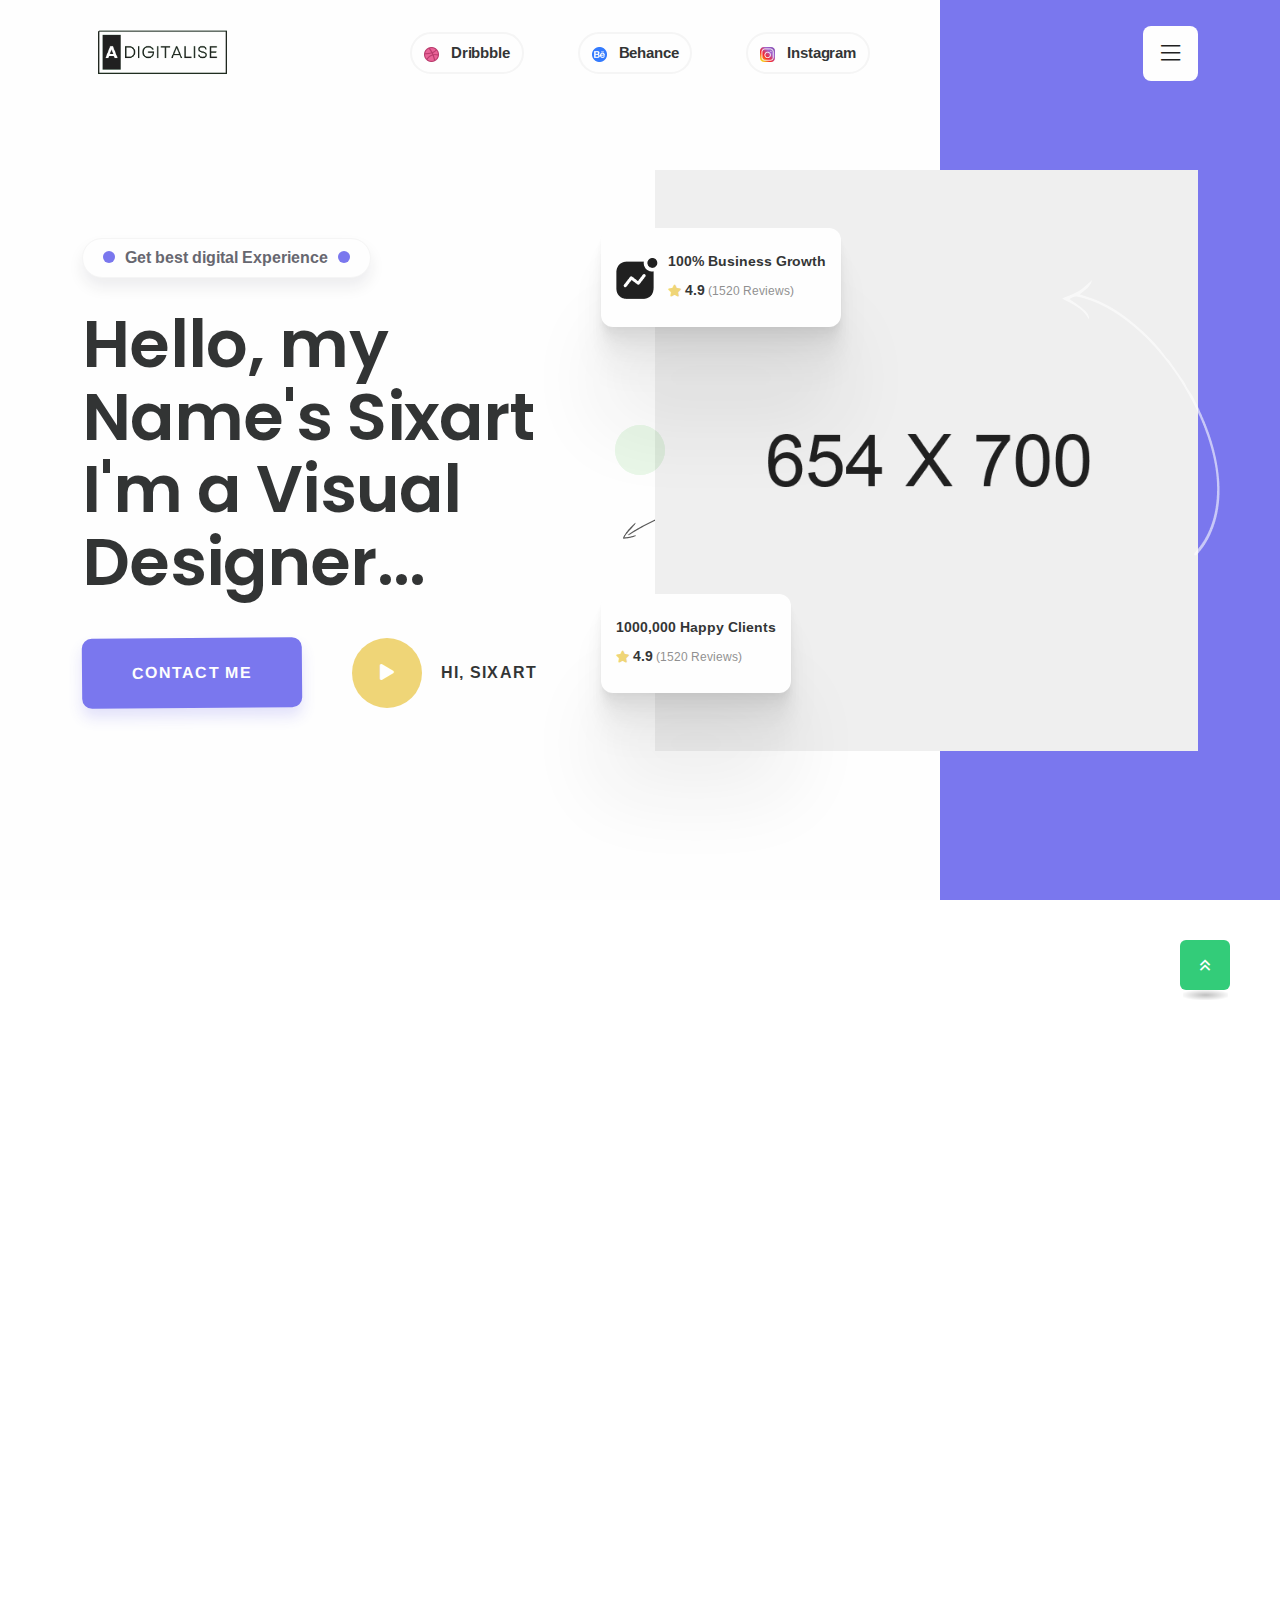
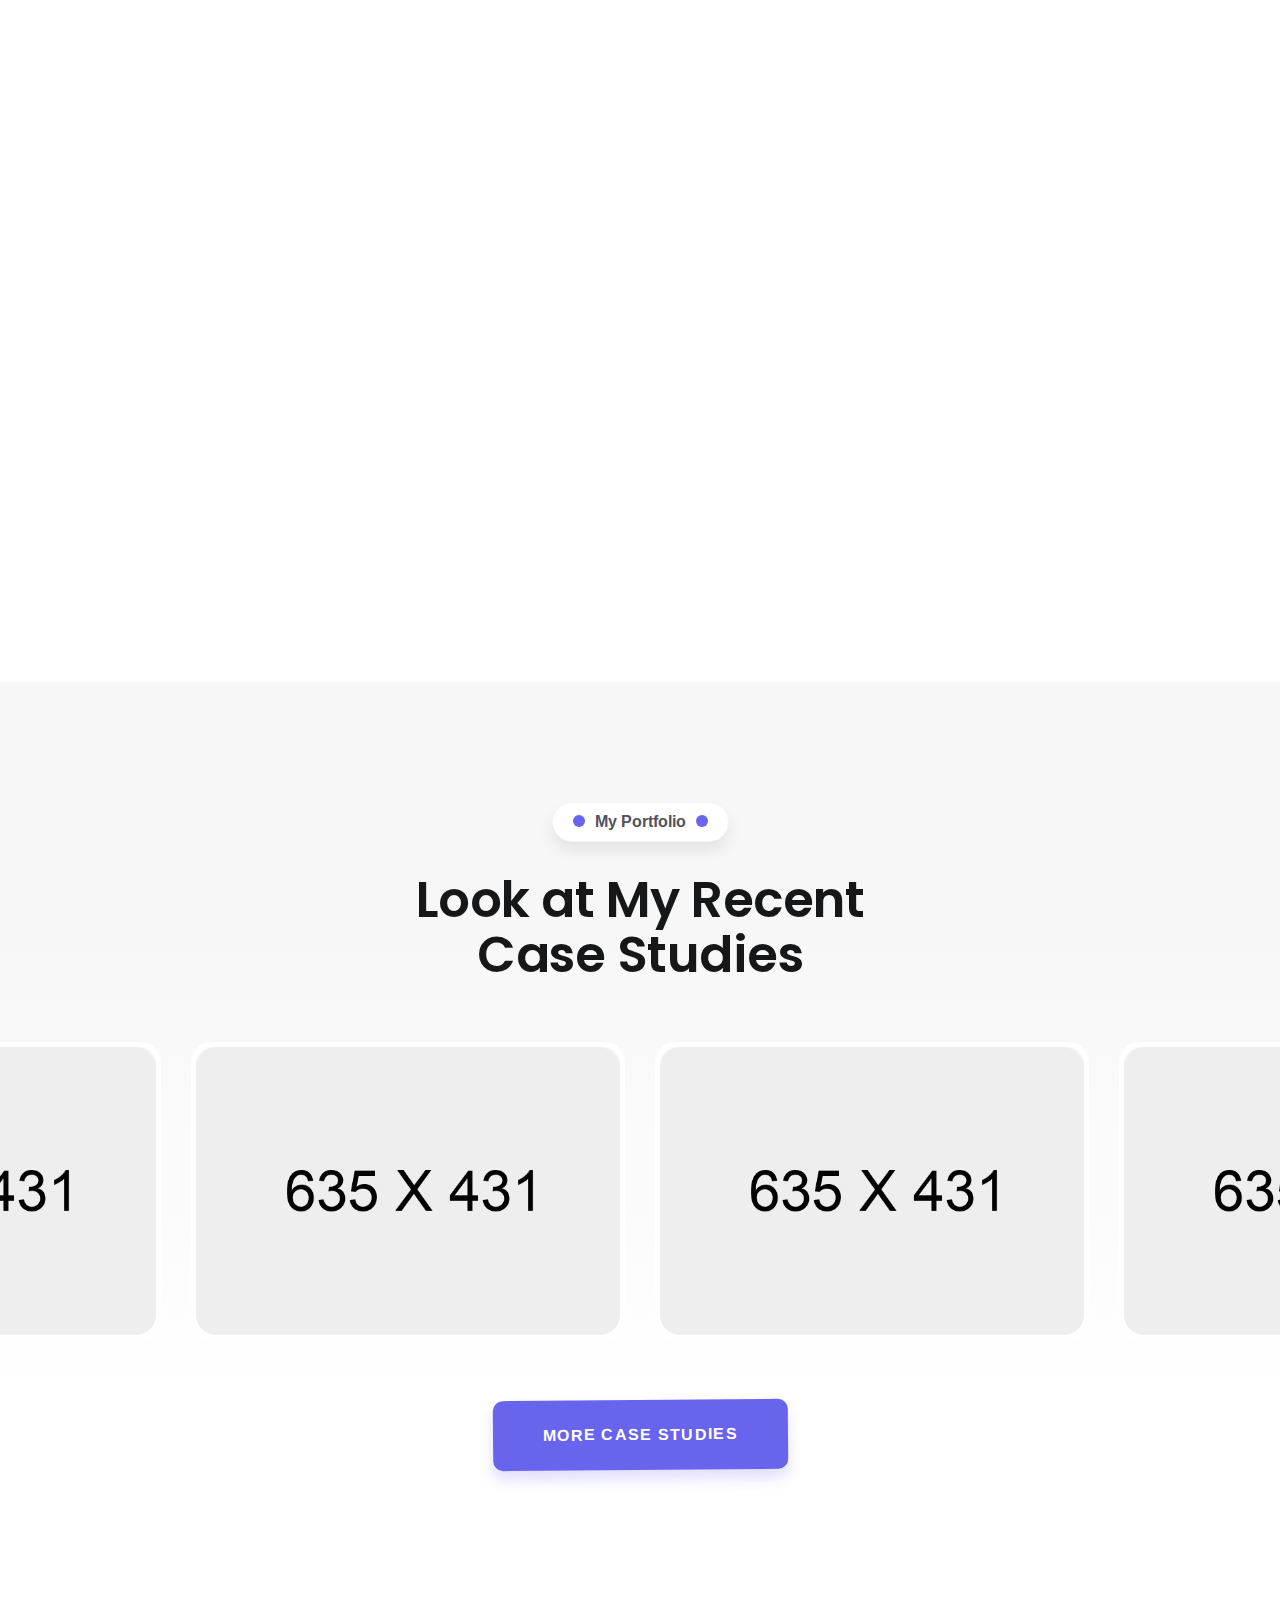
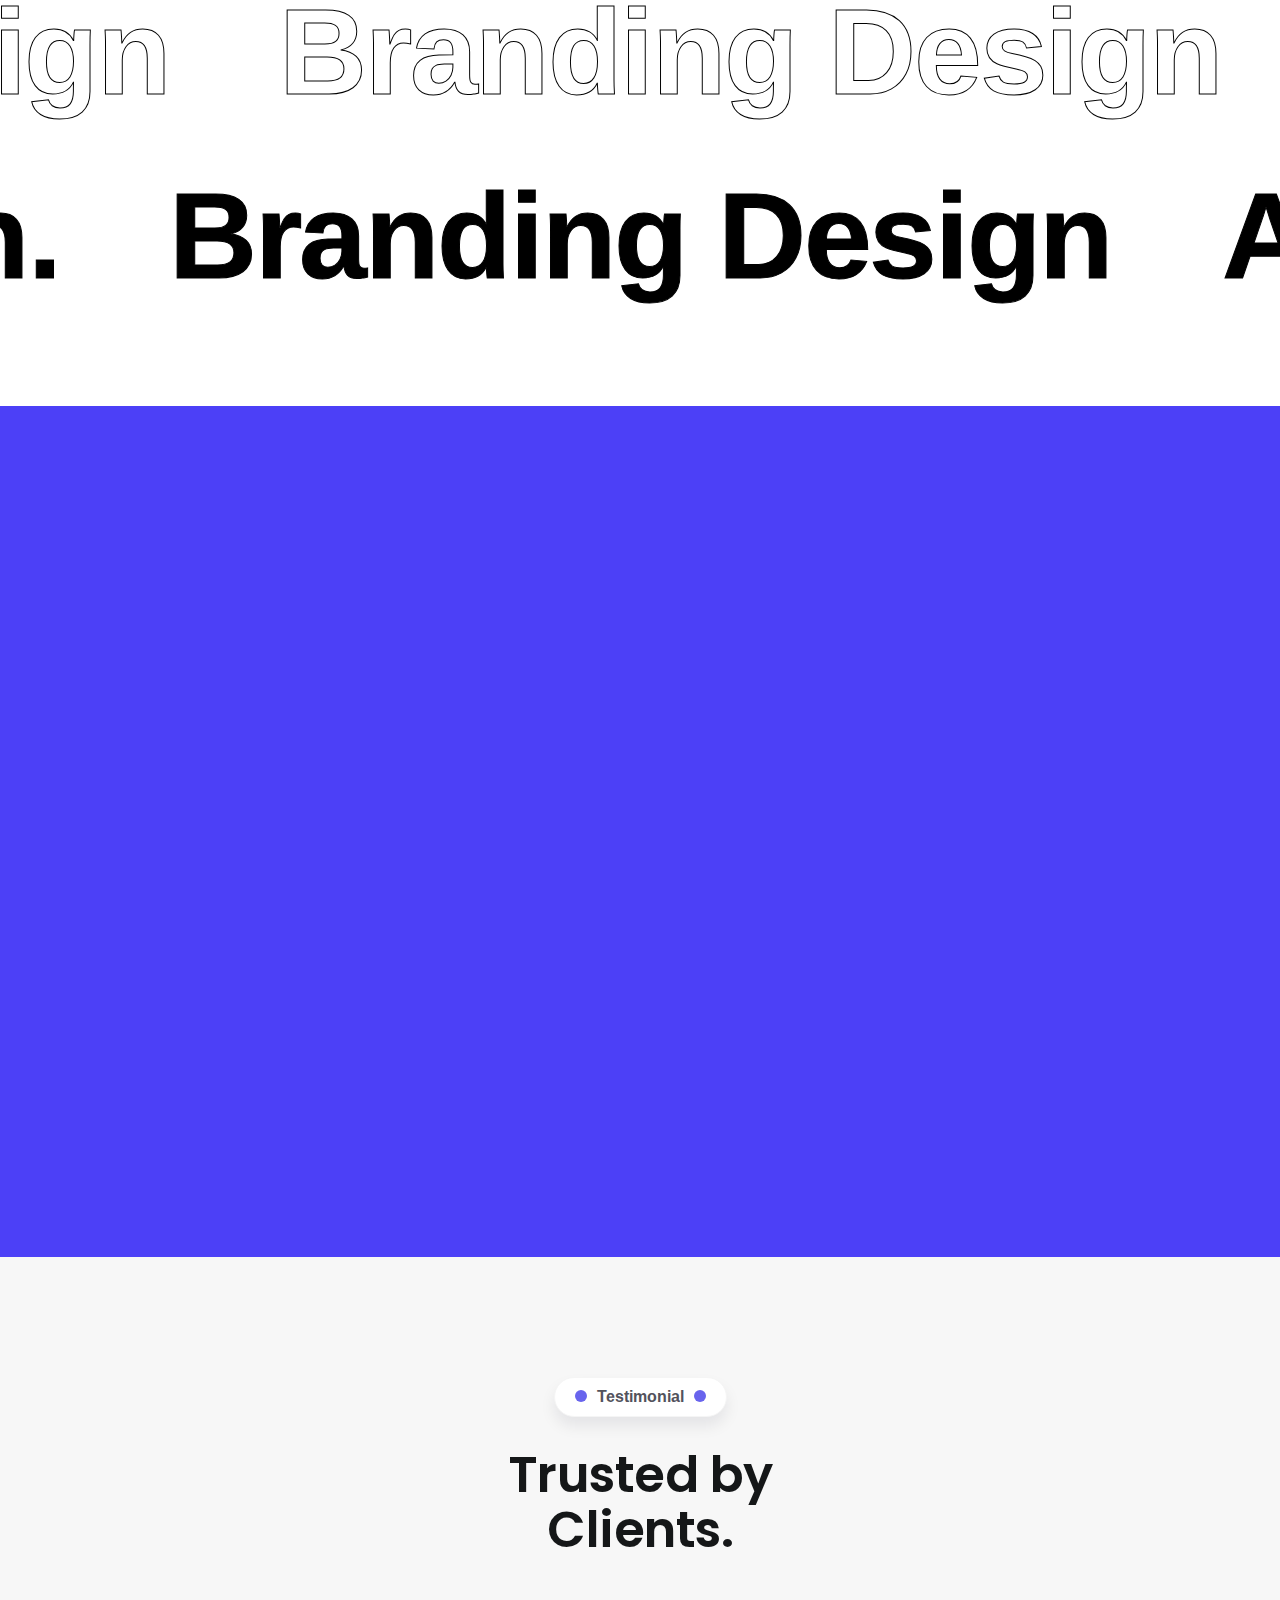
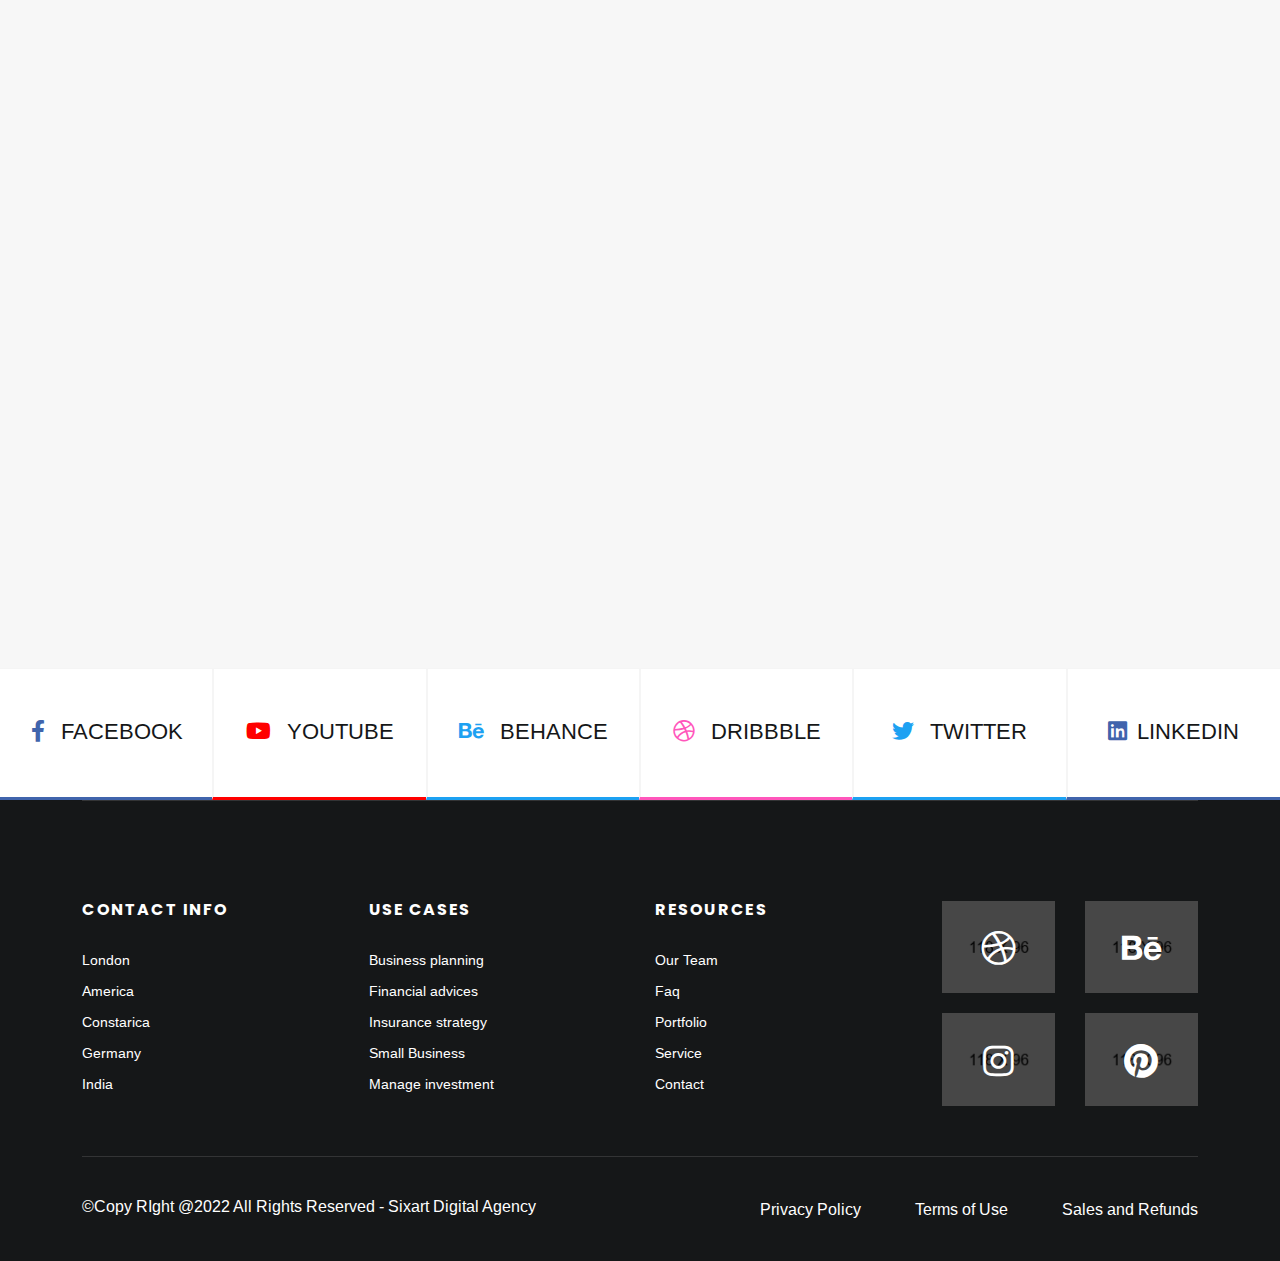
<file: index-3.html>
<!doctype html>
<html class="no-js" lang="zxx">

<head>
   <meta charset="utf-8">
   <meta http-equiv="x-ua-compatible" content="ie=edge">
   <title>Sixart Digital Agency HTML Template</title>
   <meta name="description" content="">
   <meta name="viewport" content="width=device-width, initial-scale=1">

   <!-- Place favicon.ico in the root directory -->
   <link rel="shortcut icon" type="image/x-icon" href="assets/img/favicon.png">

   <!-- CSS here -->
   <link rel="stylesheet" href="assets/css/bootstrap.min.css">
   <link rel="stylesheet" href="assets/css/animate.css">
   <link rel="stylesheet" href="assets/css/custom-animation.css">
   <link rel="stylesheet" href="assets/css/swiper-bundle.css">
   <link rel="stylesheet" href="assets/css/slick.css">
   <link rel="stylesheet" href="assets/css/nice-select.css">
   <link rel="stylesheet" href="assets/css/flaticon.css">
   <link rel="stylesheet" href="assets/css/meanmenu.css">
   <link rel="stylesheet" href="assets/css/font-awesome-pro.css">
   <link rel="stylesheet" href="assets/css/magnific-popup.css">
   <link rel="stylesheet" href="assets/css/spacing.css">
   <link rel="stylesheet" href="assets/css/style.css">
</head>

<body>

      <!-- preloader -->
      <div id="preloader">
         <div class="preloader">
               <span></span>
               <span></span>
         </div>
      </div>
      <!-- preloader end  -->

      <!-- tp-back to top-start -->
      <button class="scroll-top scroll-to-target" data-target="html">
         <i class="far fa-angle-double-up"></i>
     </button>
     <!-- tp-back to top-start -->

   <header>
      <!-- tp-header-area-start -->
      <div id="header-sticky" class="tp-header-area tp-md-space header-three header-transparent z-index-5">
         <div class="container">
            <div class="row align-items-center">
               <div class="col-xl-2 col-lg-3 col-6">
                  <div class="tp-logo">
                     <a href="index.html">
                        <img src="assets/img/logo/logo.png" alt="">
                     </a>
                  </div>
               </div>
               <div class="col-xl-8 col-lg-7 d-none d-lg-block">
                  <div class="tp-social-menu text-center">
                     <nav>
                        <ul>
                           <li><a href="#"><img src="assets/img/header/dribbble.png" alt="dribbble"> Dribbble</a></li>
                           <li><a href="#"><img src="assets/img/header/behance.png" alt="Behance"> Behance</a></li>
                           <li><a href="#"><img src="assets/img/header/insta.png" alt="Instagram"> Instagram</a></li>
                        </ul>
                     </nav>
                  </div>
                  <div class="tp-header-3-menu d-none">
                     <nav id="mobile-menu-2">
                        <ul>
                           <li><a href="index.html">Home</a>
                              <ul class="submenu">
                                 <li><a href="index.html">Home 01</a></li>
                                 <li><a href="index-2.html">Home 02</a></li>
                                 <li><a href="index-3.html">Home 03</a></li>
                              </ul>
                           </li>
                           <li><a href="about-us.html">About</a>
                              <ul class="submenu">
                                 <li><a href="about-me.html">About Me</a></li>
                                 <li><a href="about-us.html">About Us</a></li>
                              </ul>
                           </li>
                           <li><a href="case-details.html">Our Project</a>
                              <ul class="submenu">
                                 <li><a href="case-studies.html">Case Studies</a></li>
                                 <li><a href="case-details.html">Case Details</a></li>
                              </ul>
                           </li>
                           <li><a href="service-details.html">Services</a>
                              <ul class="submenu">
                                 <li><a href="service.html">Service</a></li>
                                 <li><a href="service-details.html">Service Details</a></li>
                              </ul>
                           </li>
                           <li><a href="#">Pages</a>
                              <ul class="submenu">
                                 <li><a href="blog.html">Blog Sidebar</a></li>
                                 <li><a href="blog-details.html">Blog Details</a></li>
                                 <li><a href="team.html">Team</a></li>
                                 <li><a href="shop.html">Shop</a></li>
                                 <li><a href="shop-details.html">Shop Details</a></li>
                                 <li><a href="price.html">Price</a></li>
                                 <li><a href="faq.html">Faq</a></li>
                                 <li><a href="cart.html">Cart</a></li>
                                 <li><a href="checkout.html">Checkout</a></li>
                                 <li><a href="contact.html">Contact</a></li>
                              </ul>
                           </li>
                        </ul>
                     </nav>
                  </div>
               </div>
               <div class="col-xl-2 col-lg-2 col-6">
                  <div class="header-right-three d-flex justify-content-end">
                     <button class="bars tp-menu-bar text-black"><i class="fal fa-bars"></i></button>
                  </div>
               </div>
            </div>
         </div>
      </div>
      <!-- tp-header-area-end -->
   </header>

   <!-- tp-offcanvus-area-start -->
   <div class="tp-offcanvas-area">
      <div class="tpoffcanvas">
         <div class="tpoffcanvas__close-btn">
            <button class="close-btn"><i class="fal fa-times"></i></button>
         </div>
         <div class="tpoffcanvas__logo">
            <a href="index.html">
               <img src="assets/img/logo/logo-white.png" alt="">
            </a>
         </div>
         <div class="mobile-menu"></div>
         <div class="tpoffcanvas__info">
            <h3 class="offcanva-title">Get In Touch</h3>
            <div class="tp-info-wrapper mb-20 d-flex align-items-center">
               <div class="tpoffcanvas__info-icon">
                  <a href="#"><i class="fal fa-envelope"></i></a>
               </div>
               <div class="tpoffcanvas__info-address">
                  <span>Email</span>
                  <a href="maito:hello@yourmail.com">hello@yourmail.com</a>
               </div>
            </div>
            <div class="tp-info-wrapper mb-20 d-flex align-items-center">
               <div class="tpoffcanvas__info-icon">
                  <a href="#"><i class="fal fa-phone-alt"></i></a>
               </div>
               <div class="tpoffcanvas__info-address">
                  <span>Phone</span>
                  <a href="tel:(00)45611227890">(00) 456 1122 7890</a>
               </div>
            </div>
            <div class="tp-info-wrapper mb-20 d-flex align-items-center">
               <div class="tpoffcanvas__info-icon">
                  <a href="#"><i class="fas fa-map-marker-alt"></i></a>
               </div>
               <div class="tpoffcanvas__info-address">
                  <span>Location</span>
                  <a href="https://www.google.com/maps/@37.4801311,22.8928877,3z" target="_blank">Riverside 255, San Francisco, USA </a>
               </div>
            </div>
         </div>
         <div class="tpoffcanvas__social">
            <div class="social-icon">
               <a href="#"><i class="fab fa-twitter"></i></a>
               <a href="#"><i class="fab fa-instagram"></i></a>
               <a href="#"><i class="fab fa-facebook-square"></i></a>
               <a href="#"><i class="fab fa-dribbble"></i></a>
            </div>
         </div>
      </div>
      </div>
   
      <div class="body-overlay"></div>
   <!-- tp-offcanvus-area-end -->

   <main>
      <!-- tp-slider-area-start -->
      <div class="tp-hero-area hero-space-three">
         <div class="tp-hero-blue-shape d-none d-lg-block"></div>
         <div class="container">
            <div class="row align-items-center">
               <div class="col-xxl-5 col-xl-6 col-lg-5">
                  <div class="tp-hero">
                     <div class="tp-hero__section-box mb-30">
                        <h4 class="tp-section-subtitle wow tpfadeUp" data-wow-duration=".7s" data-wow-delay=".5s">Get best digital Experience</h4>
                        <h2 class="tp-slider-sm-title mb-40 wow tpfadeUp" data-wow-duration=".7s" data-wow-delay=".8s">Hello, my Name's Sixart
                           I'm a Visual
                           Designer...</h2>
                     </div>
                     <div class="tp-hero__wrapper d-flex align-items-center wow tpfadeUp" data-wow-duration=".7s" data-wow-delay=".9s">
                        <div class="tp-hero__button">
                           <a class="tp-btn" href="contact.html">Contact me</a>
                        </div>
                        <div class="tp-hero__play-button">
                           <a class="popup-video" href="https://www.youtube.com/watch?v=hiEb1m7CXH4"><i
                                 class="fas fa-play"></i></a>
                           <span>Hi, Sixart</span>
                        </div>
                     </div>
                  </div>
               </div>
               <div class="col-xxl-7 col-xl-6 col-lg-7">
                  <div class="tp-hero d-flex justify-content-end">
                     <div class="tp-hero__thumb3 p-relative">
                        <img class="wow tpfadeRight" data-wow-duration=".7s" data-wow-delay=".8s" src="assets/img/slider/hero-3.png" alt="">
                        <div class="tp-hero__thumb3-shape-1">
                           <img src="assets/img/slider/hero-shape-3-1.png" alt="">
                        </div>
                        <div class="tp-hero__thumb3-shape-2">
                           <img src="assets/img/slider/hero-shape-3-3.png" alt="">
                        </div>
                        <div class="review-wrapper d-none d-xl-block">
                           <div class="review-box d-flex align-items-center">
                              <div class="tp-icon mr-10">
                                 <img src="assets/img/slider/hero-shape-3-2.png" alt="">
                              </div>
                              <div class="reviews-text">
                                 <span>100% Business Growth</span>
                                 <p class="mb-0"> <i class="fa fa-star"></i> <span>4.9</span> (1520 Reviews)</p>
                              </div>
                           </div>
                        </div>
                        <div class="review-wrapper-2 d-none d-xl-block">
                           <div class="reviews-text">
                              <span>1000,000 Happy Clients</span>
                              <p class="mb-0"> <i class="fa fa-star"></i> <span>4.9</span> (1520 Reviews)</p>
                           </div>
                        </div>
                     </div>
                  </div>
               </div>
            </div>
         </div>
      </div>
      <!-- tp-slider-area-end -->


      <!-- tp-cta-area-start -->
      <div class="tp-cta-area cta-space-three pt-120 pb-120">
         <div class="container">
            <div class="cta-space wow tpfadeUp" data-wow-duration=".7s" data-wow-delay=".3s">
               <div class="row">
                  <div class="col-xl-8 col-lg-9 ">
                     <div class="cta-section-box">
                        <h4 class="tp-section-subtitle">Get best digital Experience</h4>
                        <h2 class="tp-section-title-xs">I enjoy creating delightful, <br> human-centered digital
                           experiences.</h2>
                     </div>
                  </div>
                  <div class="col-xl-4 col-lg-3">
                     <div class="cta-img text-start text-lg-center">
                        <img src="assets/img/cta/cta-1.png" alt="">
                     </div>
                  </div>
               </div>
            </div>
            <div class="row">
               <div class="col-xl-4 col-lg-4 col-md-4 col-sm-4">
                  <div class="cta-item p-relative wow tpfadeUp" data-wow-duration=".7s" data-wow-delay=".5s">
                     <h3 class="cta-big-text"><a href="#">Think.</a></h3>
                     <div class="cta-effect-img">
                        <img src="assets/img/cta/cta-2.png" alt="">
                     </div>
                  </div>
               </div>
               <div class="col-xl-4 col-lg-4 col-md-4 col-sm-4">
                  <div class="cta-item p-relative wow tpfadeUp" data-wow-duration=".7s" data-wow-delay=".7s">
                     <h3 class="cta-big-text"><a href="#">Make.</a></h3>
                     <div class="cta-effect-img">
                        <img src="assets/img/cta/cta-3.png" alt="">
                     </div>
                  </div>
               </div>
               <div class="col-xl-4 col-lg-4 col-md-4 col-sm-4">
                  <div class="cta-item p-relative wow tpfadeUp" data-wow-duration=".7s" data-wow-delay=".9s">
                     <h3 class="cta-big-text"><a href="#">Solve.</a></h3>
                     <div class="cta-effect-img">
                        <img src="assets/img/cta/cta-4.png" alt="">
                     </div>
                  </div>
               </div>
            </div>
         </div>
      </div>
      <!-- tp-cta-area-end -->

      <!-- tp-service-area-start -->
      <div class="tp-service-area pb-100">
         <div class="container">
            <div class="row">
               <div class="col-xl-4 col-lg-4 mb-30 wow tpfadeUp" data-wow-duration=".7s" data-wow-delay=".5s">
                  <div class="service-item-three text-center">
                     <div class="service-item-three__img">
                        <img src="assets/img/service/sv-1.png" alt="">
                     </div>
                     <div class="service-item-three__content">
                        <h4 class="tp-service-sm-title"><a href="service-details.html">User Experience <br> Design</a></h4>
                        <p>Sixart have got quite a few already made templates for better project management that you can
                           use now.</p>
                     </div>
                     <div class="service-item-three__button">
                        <a href="service-details.html">
                           <span>
                              <svg width="34" height="16" viewBox="0 0 34 16" fill="none"
                                 xmlns="http://www.w3.org/2000/svg">
                                 <path
                                    d="M33.7071 8.70711C34.0976 8.31659 34.0976 7.68342 33.7071 7.2929L27.3431 0.928935C26.9526 0.53841 26.3195 0.53841 25.9289 0.928934C25.5384 1.31946 25.5384 1.95262 25.9289 2.34315L31.5858 8L25.9289 13.6569C25.5384 14.0474 25.5384 14.6805 25.9289 15.0711C26.3195 15.4616 26.9526 15.4616 27.3431 15.0711L33.7071 8.70711ZM-8.74228e-08 9L33 9L33 7L8.74228e-08 7L-8.74228e-08 9Z"
                                    fill="currentColor" />
                              </svg>
                           </span>
                           Read More
                        </a>
                     </div>
                  </div>
               </div>
               <div class="col-xl-4 col-lg-4 mb-30 wow tpfadeUp" data-wow-duration=".7s" data-wow-delay=".7s">
                  <div class="service-item-three active text-center">
                     <div class="service-item-three__img">
                        <img src="assets/img/service/sv-2.png" alt="">
                     </div>
                     <div class="service-item-three__content">
                        <h4 class="tp-service-sm-title"><a href="service-details.html">User Interface <br> Design</a></h4>
                        <p>Sixart have got quite a few already made templates for better project management that you can
                           use now.</p>
                     </div>
                     <div class="service-item-three__button">
                        <a href="service-details.html">
                           <span>
                              <svg width="34" height="16" viewBox="0 0 34 16" fill="none"
                                 xmlns="http://www.w3.org/2000/svg">
                                 <path
                                    d="M33.7071 8.70711C34.0976 8.31659 34.0976 7.68342 33.7071 7.2929L27.3431 0.928935C26.9526 0.53841 26.3195 0.53841 25.9289 0.928934C25.5384 1.31946 25.5384 1.95262 25.9289 2.34315L31.5858 8L25.9289 13.6569C25.5384 14.0474 25.5384 14.6805 25.9289 15.0711C26.3195 15.4616 26.9526 15.4616 27.3431 15.0711L33.7071 8.70711ZM-8.74228e-08 9L33 9L33 7L8.74228e-08 7L-8.74228e-08 9Z"
                                    fill="currentColor" />
                              </svg>
                           </span>
                           Read More
                        </a>
                     </div>
                  </div>
               </div>
               <div class="col-xl-4 col-lg-4 mb-30 wow tpfadeUp" data-wow-duration=".7s" data-wow-delay=".9s">
                  <div class="service-item-three text-center">
                     <div class="service-item-three__img">
                        <img src="assets/img/service/sv-3.png" alt="">
                     </div>
                     <div class="service-item-three__content">
                        <h4 class="tp-service-sm-title"><a href="service-details.html">Ui Kit and 3d <br> Desgin</a></h4>
                        <p>Sixart have got quite a few already made templates for better project management that you can
                           use now.</p>
                     </div>
                     <div class="service-item-three__button">
                        <a href="service-details.html">
                           <span>
                              <svg width="34" height="16" viewBox="0 0 34 16" fill="none"
                                 xmlns="http://www.w3.org/2000/svg">
                                 <path
                                    d="M33.7071 8.70711C34.0976 8.31659 34.0976 7.68342 33.7071 7.2929L27.3431 0.928935C26.9526 0.53841 26.3195 0.53841 25.9289 0.928934C25.5384 1.31946 25.5384 1.95262 25.9289 2.34315L31.5858 8L25.9289 13.6569C25.5384 14.0474 25.5384 14.6805 25.9289 15.0711C26.3195 15.4616 26.9526 15.4616 27.3431 15.0711L33.7071 8.70711ZM-8.74228e-08 9L33 9L33 7L8.74228e-08 7L-8.74228e-08 9Z"
                                    fill="currentColor" />
                              </svg>
                           </span>
                           Read More
                        </a>
                     </div>
                  </div>
               </div>
            </div>
         </div>
      </div>
      <!-- tp-service-area-end -->

      <!-- tp-case-area-start -->
      <div class="tp-case-area case-grident-bg pt-120 pb-120 fix">
         <div class="container-fluid">
            <div class="row g-0 justify-content-center">
               <div class="col-xl-6">
                  <div class="tp-case-title-box mb-60 text-center">
                     <h3 class="tp-section-subtitle">My Portfolio</h3>
                     <h3 class="tp-section-title-sm">Look at My Recent <br> Case Studies</h3>
                  </div>
               </div>
            </div>
            <div class="tp-case-wrapper">
               <div class="tp-case-active">
                  <div class="tp-case-item text-center p-relative">
                     <div class="tp-case-item__thumb fix">
                        <a href="case-details.html"><img src="assets/img/case/case-3-1.jpg" alt=""></a>
                     </div>
                     <div class="tp-circle-text">
                        <a href="case-details.html">Case <br> Studies</a>
                     </div>
                  </div>
                  <div class="tp-case-item text-center p-relative">
                     <div class="tp-case-item__thumb fix">
                        <a href="case-details.html"><img src="assets/img/case/case-3-2.jpg" alt=""></a>
                     </div>
                     <div class="tp-circle-text">
                        <a href="case-details.html">Case <br> Studies</a>
                     </div>
                  </div>
                  <div class="tp-case-item text-center p-relative">
                     <div class="tp-case-item__thumb fix">
                        <a href="case-details.html"><img src="assets/img/case/case-3-3.jpg" alt=""></a>
                     </div>
                     <div class="tp-circle-text">
                        <a href="case-details.html">Case <br> Studies</a>
                     </div>
                  </div>
                  <div class="tp-case-item text-center p-relative">
                     <div class="tp-case-item__thumb fix">
                        <a href="case-details.html"><img src="assets/img/case/case-3-4.jpg" alt=""></a>
                     </div>
                     <div class="tp-circle-text">
                        <a href="case-details.html">Case <br> Studies</a>
                     </div>
                  </div>
                  <div class="tp-case-item text-center p-relative">
                     <div class="tp-case-item__thumb fix">
                        <a href="case-details.html"><img src="assets/img/case/case-3-2.jpg" alt=""></a>
                     </div>
                     <div class="tp-circle-text">
                        <a href="case-details.html">Case <br> Studies</a>
                     </div>
                  </div>
               </div>
            </div>
            <div class="row">
               <div class="case-button mt-30 text-center">
                  <a class="tp-btn" href="case-studies.html">more Case Studies</a>
               </div>
            </div>
         </div>
      </div>
      <!-- tp-case-area-end -->

      <!-- tp-marque-area-start -->
      <div class="tp-marque-area fix">
         <div class="tp-marque-wrapper">
            <div class="marque-slider-active carousel-rtl" dir="rtl">
               <div class="marque-item">
                  <span>Web Design.</span>
               </div>
               <div class="marque-item">
                  <span>UI,UX Design.</span>
               </div>
               <div class="marque-item">
                  <span>Branding Design</span>
               </div>
               <div class="marque-item">
                  <span>Web Design.</span>
               </div>
               <div class="marque-item">
                  <span>UI,UX Design.</span>
               </div>
               <div class="marque-item">
                  <span>Branding Design</span>
               </div>
            </div>
         </div>
         <div class="tp-marque-wrapper">
            <div class="marque-slider-active-2">
               <div class="marque-item">
                  <span>Animation.</span>
               </div>
               <div class="marque-item">
                  <span>3D Design.</span>
               </div>
               <div class="marque-item">
                  <span>Branding Design</span>
               </div>
               <div class="marque-item">
                  <span>Animation.</span>
               </div>
               <div class="marque-item">
                  <span>3D Design.</span>
               </div>
               <div class="marque-item">
                  <span>Branding Design</span>
               </div>
            </div>
         </div>
      </div>
      <!-- tp-marque-area-end -->

      <!-- tp-barnd-area-start -->
      <div class="tp-barnd-area pt-120 pb-120" data-background="assets/img/brand/barnd-bg.png">
         <div class="container ">
            <div class="row justify-content-center">
               <div class="col-xl-5 wow tpfadeUp" data-wow-duration=".9s" data-wow-delay=".3s">
                  <div class="tp-brand-section-title-box text-center mb-60">
                     <h4 class="tp-section-title-xs text-white">I Work With Global Top Brands.</h4>
                  </div>
               </div>
            </div>
            <div class="row align-items-center">
               <div class="col-lg col-md wow tpfadeUp" data-wow-duration=".9s" data-wow-delay=".5s">
                  <div class="brand-logo">
                     <img src="assets/img/brand/brand-7.png" alt="">
                  </div>
               </div>
               <div class="col-lg col-md wow tpfadeUp" data-wow-duration=".9s" data-wow-delay=".6s">
                  <div class="brand-logo">
                     <img src="assets/img/brand/brand-8.png" alt="">
                  </div>
               </div>
               <div class="col-lg col-md wow tpfadeUp" data-wow-duration=".9s" data-wow-delay=".7s">
                  <div class="brand-logo">
                     <img src="assets/img/brand/brand-9.png" alt="">
                  </div>
               </div>
               <div class="col-lg col-md wow tpfadeUp" data-wow-duration=".9s" data-wow-delay=".8s">
                  <div class="brand-logo">
                     <img src="assets/img/brand/brand-10.png" alt="">
                  </div>
               </div>
               <div class="col-lg col-md wow tpfadeUp" data-wow-duration=".9s" data-wow-delay=".9s">
                  <div class="brand-logo">
                     <img src="assets/img/brand/brand-11.png" alt="">
                  </div>
               </div>
            </div>
            <div class="row brand-center align-items-center">
               <div class="col-lg-3 col-md-3 wow tpfadeUp" data-wow-duration=".9s" data-wow-delay=".9s">
                  <div class="brand-logo">
                     <img src="assets/img/brand/brand-12.png" alt="">
                  </div>
               </div>
               <div class="col-lg-3 col-md-3 wow tpfadeUp" data-wow-duration=".9s" data-wow-delay="1s">
                  <div class="brand-logo">
                     <img src="assets/img/brand/brand-13.png" alt="">
                  </div>
               </div>
               <div class="col-lg-3 col-md-3 wow tpfadeUp" data-wow-duration=".9s" data-wow-delay="1s">
                  <div class="brand-logo">
                     <img src="assets/img/brand/brand-14.png" alt="">
                  </div>
               </div>
               <div class="col-lg-3 col-md-3 wow tpfadeUp" data-wow-duration=".9s" data-wow-delay="1.1s">
                  <div class="brand-logo">
                     <img src="assets/img/brand/brand-15.png" alt="">
                  </div>
               </div>
            </div>
         </div>
      </div>
      <!-- tp-barnd-area-end -->

      <!-- tp-testimonial-area-start -->
      <div class="tp-testimonial-area grey-bg pt-120 pb-120 fix">
         <div class="container-fluid">
            <div class="row g-0 justify-content-center">
               <div class="col-xl-4">
                  <div class="tp-testtimonial-title-box mb-60 text-center">
                     <h3 class="tp-section-subtitle">Testimonial</h3>
                     <h3 class="tp-section-title-sm">Trusted by Clients.</h3>
                  </div>
               </div>
            </div>
            <div class="testimonial-slide-wrapper">
               <div class="testimonial-active-three">
                  <div class="tp-testimonial-three text-center wow tpfadeUp" data-wow-duration=".9s" data-wow-delay=".3s">
                     <div class="tp-testimonial-three__content">
                        <div class="tp-testimonial-three__content-icon">
                           <i class="fas fa-quote-right"></i>
                        </div>
                        <div class="tp-testimonial-three__content-text">
                           <p>"Agency is the most valuable business resource we have EVER purchased. This is simply unbelievable!"</p>
                        </div>
                     </div>
                     <div class="tp-testimonial-three__user">
                        <div class="tp-testimonial-three__user-img">
                           <img src="assets/img/testimonial/testi-img-6.png" alt="">
                        </div>
                        <div class="tp-testimonial-three__user-content">
                           <h4 class="user-title">Guy Hawkins</h4>
                           <span>Founder of Edardx</span>
                        </div>
                     </div>
                  </div>
                  <div class="tp-testimonial-three text-center wow tpfadeUp" data-wow-duration=".9s" data-wow-delay=".5s">
                     <div class="tp-testimonial-three__content">
                        <div class="tp-testimonial-three__content-icon content-icon-1">
                           <i class="fas fa-quote-right"></i>
                        </div>
                        <div class="tp-testimonial-three__content-text">
                           <p>A formal statement that testifies to a persons character or the qualifications, or the quality of a product or service.</p>
                        </div>
                     </div>
                     <div class="tp-testimonial-three__user">
                        <div class="tp-testimonial-three__user-img">
                           <img src="assets/img/testimonial/testi-img-7.png" alt="">
                        </div>
                        <div class="tp-testimonial-three__user-content">
                           <h4 class="user-title">Savannah Nguyen</h4>
                           <span>Founder of Edardx</span>
                        </div>
                     </div>
                  </div>
                  <div class="tp-testimonial-three text-center wow tpfadeUp" data-wow-duration=".9s" data-wow-delay=".7s">
                     <div class="tp-testimonial-three__content">
                        <div class="tp-testimonial-three__content-icon content-icon-2">
                           <i class="fas fa-quote-right"></i>
                        </div>
                        <div class="tp-testimonial-three__content-text">
                           <p>Our office is something we are pleased with. We consider it the little magnet; it is wanting to come here and afterward difficult to leave it. Our office is additionally a big name</p>
                        </div>
                     </div>
                     <div class="tp-testimonial-three__user">
                        <div class="tp-testimonial-three__user-img">
                           <img src="assets/img/testimonial/testi-img-8.png" alt="">
                        </div>
                        <div class="tp-testimonial-three__user-content">
                           <h4 class="user-title">Robert Fox</h4>
                           <span>Founder of Edardx</span>
                        </div>
                     </div>
                  </div>
                  <div class="tp-testimonial-three text-center wow tpfadeUp" data-wow-duration=".9s" data-wow-delay=".9s">
                     <div class="tp-testimonial-three__content">
                        <div class="tp-testimonial-three__content-icon content-icon-3">
                           <i class="fas fa-quote-right"></i>
                        </div>
                        <div class="tp-testimonial-three__content-text">
                           <p>When potential customers are researching you online, they're getting to know you through the content on your website. So understandably, many</p>
                        </div>
                     </div>
                     <div class="tp-testimonial-three__user">
                        <div class="tp-testimonial-three__user-img">
                           <img src="assets/img/testimonial/testi-img-9.png" alt="">
                        </div>
                        <div class="tp-testimonial-three__user-content">
                           <h4 class="user-title">Bessie Cooper</h4>
                           <span>Founder of Edardx</span>
                        </div>
                     </div>
                  </div>
                  <div class="tp-testimonial-three text-center wow tpfadeUp" data-wow-duration=".9s" data-wow-delay="1s">
                     <div class="tp-testimonial-three__content">
                        <div class="tp-testimonial-three__content-icon content-icon-4">
                           <i class="fas fa-quote-right"></i>
                        </div>
                        <div class="tp-testimonial-three__content-text">
                           <p>Honest endorsement of your product or service that usually comes from a customer, colleague, </p>
                        </div>
                     </div>
                     <div class="tp-testimonial-three__user">
                        <div class="tp-testimonial-three__user-img">
                           <img src="assets/img/testimonial/testi-img-10.png" alt="">
                        </div>
                        <div class="tp-testimonial-three__user-content">
                           <h4 class="user-title">Dianne Russell</h4>
                           <span>Founder of Edardx</span>
                        </div>
                     </div>
                  </div>
                  <div class="tp-testimonial-three text-center wow tpfadeUp" data-wow-duration=".9s" data-wow-delay="1.1s">
                     <div class="tp-testimonial-three__content">
                        <div class="tp-testimonial-three__content-icon content-icon-5">
                           <i class="fas fa-quote-right"></i>
                        </div>
                        <div class="tp-testimonial-three__content-text">
                           <p>A formal statement that testifies to a persons character or the qualifications, or the
                              quality of a product or service.</p>
                        </div>
                     </div>
                     <div class="tp-testimonial-three__user">
                        <div class="tp-testimonial-three__user-img">
                           <img src="assets/img/testimonial/testi-img-9.png" alt="">
                        </div>
                        <div class="tp-testimonial-three__user-content">
                           <h4 class="user-title">Bessie Cooper</h4>
                           <span>Founder of Edardx</span>
                        </div>
                     </div>
                  </div>
               </div>
            </div>
         </div>
      </div>
      <!-- tp-testimonial-area-end -->


      <!-- tp-social-area-start -->
      <div class="tp-social-area social-space-bottom fix">
         <div class="container-fluid p-0">
            <div class="row g-0">
               <div class="col-lg-2 col-md-4 col-sm-6">
                  <a href="#">
                     <div class="tp-social-item">
                        <span><i class="fab fa-facebook-f"></i> Facebook</span>
                     </div>
                  </a>
               </div>
               <div class="col-lg-2 col-md-4 col-sm-6">
                  <a href="#">
                     <div class="tp-social-item tp-youtube">
                        <span><i class="fab fa-youtube"></i> youtube</span>
                     </div>
                  </a>
               </div>
               <div class="col-lg-2 col-md-4 col-sm-6">
                 <a href="#">
                     <div class="tp-social-item tp-behance">
                        <span><i class="fab fa-behance"></i> behance</span>
                     </div>
                 </a>
               </div>
               <div class="col-lg-2 col-md-4 col-sm-6">
                  <a href="#">
                     <div class="tp-social-item tp-dribble">
                        <span><i class="fab fa-dribbble"></i> dribbble</span>
                     </div>
                  </a>
               </div>
               <div class="col-lg-2 col-md-4 col-sm-6">
                  <a href="#">
                     <div class="tp-social-item tp-twitter">
                        <span><i class="fab fa-twitter"></i> twitter</span>
                     </div>
                  </a>
               </div>
               <div class="col-lg-2 col-md-4 col-sm-6">
                 <a href="#">
                     <div class="tp-social-item tp-linkedin">
                        <span><i class="fab fa-linkedin"></i>linkedin</span>
                     </div>
                 </a>
               </div>
            </div>
         </div>
      </div>
      <!-- tp-social-area-end -->
   </main>

   <footer>
      <!-- tp-footer-area-start -->
      <div class="tp-footer-area pb-30 black-bg p-relative">
         <div class="container">
            <div class="footer-border-top pt-100">
               <div class="row">
                  <div class="col-xl-3 col-lg-3 col-md-3 col-6 mb-30">
                     <div class="tp-footer-widget z-index-3">
                        <div class="tp-footer-widget__title">
                           <h4 class="tp-footer-title">Contact info</h4>
                        </div>
                        <div class="tp-footer-widget__list">
                           <ul>
                              <li><a href="#">London</a></li>
                              <li><a href="#">America</a></li>
                              <li><a href="#">Constarica</a></li>
                              <li><a href="#">Germany</a></li>
                              <li><a href="#">India</a></li>
                           </ul>
                        </div>
                     </div>
                  </div>
                  <div class="col-xl-3 col-lg-3 col-md-3 col-6 mb-30">
                     <div class="tp-footer-widget z-index-3">
                        <div class="tp-footer-widget__title">
                           <h4 class="tp-footer-title">Use Cases</h4>
                        </div>
                        <div class="tp-footer-widget__list">
                           <ul>
                              <li><a href="#">Business planning</a></li>
                              <li><a href="#">Financial advices</a></li>
                              <li><a href="#">Insurance strategy</a></li>
                              <li><a href="#">Small Business</a></li>
                              <li><a href="#">Manage investment</a></li>
                           </ul>
                        </div>
                     </div>
                  </div>
                  <div class="col-xl-3 col-lg-2 col-md-3 col-6 mb-30">
                     <div class="tp-footer-widget footer-space-two z-index-3">
                        <div class="tp-footer-widget__title">
                           <h4 class="tp-footer-title">Resources</h4>
                        </div>
                        <div class="tp-footer-widget__list">
                           <ul>
                              <li><a href="#">Our Team</a></li>
                              <li><a href="#">Faq</a></li>
                              <li><a href="#">Portfolio</a></li>
                              <li><a href="#">Service</a></li>
                              <li><a href="#">Contact</a></li>
                           </ul>
                        </div>
                     </div>
                  </div>
                  <div class="col-xl-3 col-lg-4 col-md-3 col-6 mb-30">
                     <div class="tp-footer-widget z-index-3">
                        <div class="row g-20">
                           <div class="col-6">
                              <div class="tp-footer-widget__social mb-20">
                                <a href="#">
                                    <div>
                                       <img src="assets/img/footer/footer-icon-3.png" alt="">
                                    </div>
                                    <div class="footer-icons z-index-9">
                                    <i class="fab fa-dribbble"></i>
                                    </div>
                                </a>
                              </div>
                           </div>
                           <div class="col-6">
                              <div class="tp-footer-widget__social mb-20">
                                 <a href="#">
                                    <div>
                                       <img src="assets/img/footer/footer-icon-2.png" alt="">
                                    </div>
                                    <div class="footer-icons z-index-9">
                                       <i class="fab fa-behance"></i>
                                    </div>
                                </a>
                              </div>
                           </div>
                           <div class="col-6">
                              <div class="tp-footer-widget__social mb-20">
                                 <a href="#">
                                    <div>
                                       <img src="assets/img/footer/footer-icon-1.png" alt="">
                                    </div>
                                    <div class="footer-icons z-index-9">
                                       <i class="fab fa-instagram"></i>
                                    </div>
                                </a>
                              </div>
                           </div>
                           <div class="col-6">
                              <div class="tp-footer-widget__social mb-20">
                                 <a href="#">
                                    <div>
                                       <img src="assets/img/footer/footer-icon-4.png" alt="">
                                    </div>
                                    <div class="footer-icons z-index-9">
                                       <i class="fab fa-pinterest"></i>
                                    </div>
                                </a>
                              </div>
                           </div>
                        </div>
                     </div>
                  </div>
               </div>
            </div>
            <div class="copy-right-wrapper footer-border-top pt-40 z-index-3">
               <div class="row">
                  <div class="col-xl-6 col-lg-7 col-12">
                     <div class="copyright-left text-center text-lg-start">
                        <p>©Copy RIght @2022 All Rights Reserved - Sixart Digital Agency</p>
                     </div>
                  </div>
                  <div class="col-xl-6 col-lg-5 col-12">
                     <div class="copyright-right-side text-center text-lg-end">
                        <ul>
                           <li><a href="#">Privacy Policy</a></li>
                           <li><a href="#">Terms of Use</a></li>
                           <li><a href="#">Sales and Refunds</a></li>
                        </ul>
                     </div>
                  </div>
               </div>
            </div>
         </div>
      </div>
      <!-- tp-footer-area-end -->
   </footer>

   <!-- JS here -->
   <script src="assets/js/jquery.js"></script>
   <script src="assets/js/waypoints.js"></script>
   <script src="assets/js/bootstrap.bundle.min.js"></script>
   <script src="assets/js/swiper-bundle.js"></script>
   <script src="assets/js/slick.js"></script>
   <script src="assets/js/magnific-popup.js"></script>
   <script src="assets/js/counterup.js"></script>
   <script src="assets/js/wow.js"></script>
   <script src="assets/js/nice-select.js"></script>
   <script src="assets/js/meanmenu.js"></script>
   <script src="assets/js/isotope-pkgd.js"></script>
   <script src="assets/js/imagesloaded-pkgd.js"></script>
   <script src="assets/js/ajax-form.js"></script>
   <script src="assets/js/main.js"></script>



</body>

</html>
</file>
<file: assets/css/nice-select.css>
.nice-select {
	-webkit-tap-highlight-color: transparent;
	background-color: #fff;
	border-radius: 5px;
	box-sizing: border-box;
	clear: both;
	cursor: pointer;
	display: block;
	float: left;
	font-family: inherit;
	font-size: 15px;
	font-weight: 500;
	text-transform: capitalize;
	height: 42px;
	line-height: 40px;
	outline: none;
	padding-left: 18px;
	padding-right: 30px;
	position: relative;
	text-align: left !important;
	-webkit-transition: all 0.2s ease-in-out;
	transition: all 0.2s ease-in-out;
	-webkit-user-select: none;
	-moz-user-select: none;
	-ms-user-select: none;
	user-select: none;
	white-space: nowrap;
	width: auto;
}

.nice-select:hover {
	border-color: #dbdbdb;
}

.nice-select:active,
.nice-select.open,
.nice-select:focus {
	border-color: #999;
}

.nice-select:after {
	border-bottom: 2px solid #999;
	border-right: 2px solid #999;
	content: '';
	display: block;
	height: 5px;
	margin-top: -4px;
	pointer-events: none;
	position: absolute;
	right: 12px;
	top: 50%;
	-webkit-transform-origin: 66% 66%;
	-ms-transform-origin: 66% 66%;
	transform-origin: 66% 66%;
	-webkit-transform: rotate(45deg);
	-ms-transform: rotate(45deg);
	transform: rotate(45deg);
	-webkit-transition: all 0.15s ease-in-out;
	transition: all 0.15s ease-in-out;
	width: 5px;
}

.nice-select.open:after {
	-webkit-transform: rotate(-135deg);
	-ms-transform: rotate(-135deg);
	transform: rotate(-135deg);
}

.nice-select.open .list {
	opacity: 1;
	pointer-events: auto;
	-webkit-transform: scale(1) translateY(0);
	-ms-transform: scale(1) translateY(0);
	transform: scale(1) translateY(0);
}

.nice-select.disabled {
	border-color: #ededed;
	color: #999;
	pointer-events: none;
}

.nice-select.disabled:after {
	border-color: #cccccc;
}

.nice-select.wide {
	width: 100%;
}

.nice-select.wide .list {
	left: 0 !important;
	right: 0 !important;
}

.nice-select.right {
	float: right;
}

.nice-select.right .list {
	left: auto;
	right: 0;
}

.nice-select.small {
	font-size: 12px;
	height: 36px;
	line-height: 34px;
}

.nice-select.small:after {
	height: 4px;
	width: 4px;
}

.nice-select.small .option {
	line-height: 34px;
	min-height: 34px;
}

.nice-select .list {
	background-color: #fff;
	border-radius: 5px;
	box-shadow: 0 0 0 1px rgba(68, 68, 68, 0.11);
	box-sizing: border-box;
	margin-top: 4px;
	opacity: 0;
	overflow: hidden;
	padding: 0;
	pointer-events: none;
	position: absolute;
	top: 100%;
	left: 0;
	-webkit-transform-origin: 50% 0;
	-ms-transform-origin: 50% 0;
	transform-origin: 50% 0;
	-webkit-transform: scale(0.75) translateY(-21px);
	-ms-transform: scale(0.75) translateY(-21px);
	transform: scale(0.75) translateY(-21px);
	-webkit-transition: all 0.2s cubic-bezier(0.5, 0, 0, 1.25), opacity 0.15s ease-out;
	transition: all 0.2s cubic-bezier(0.5, 0, 0, 1.25), opacity 0.15s ease-out;
	z-index: 9;
}


.nice-select .option {
	cursor: pointer;
	font-weight: 400;
	line-height: 40px;
	list-style: none;
	min-height: 40px;
	outline: none;
	padding-left: 18px;
	padding-right: 29px;
	text-align: left;
	-webkit-transition: all 0.2s;
	transition: all 0.2s;
}



.nice-select .option.selected {
	font-weight: bold;
}

.nice-select .option.disabled {
	background-color: transparent;
	color: #999;
	cursor: default;
}

.no-csspointerevents .nice-select .list {
	display: none;
}

.no-csspointerevents .nice-select.open .list {
	display: block;
}
</file>
<file: assets/css/flaticon.css>
@font-face {
    font-family: "flaticon";
    src: url("../fonts/fa-solid-900.ttf") format("truetype"),
url("../fonts/fa-brands-400.woff") format("woff"),
url("../fonts/fa-duotone-900.woff2") format("woff2"),
url("../fonts/fa-regular-400.eot") format("embedded-opentype"),
url("../fonts/fa-light-300.svg") format("svg");
}

i[class^="flaticon-"]:before, i[class*=" flaticon-"]:before {
    font-family: flaticon !important;
    font-style: normal;
    font-weight: normal !important;
    font-variant: normal;
    text-transform: none;
    line-height: 1;
    -webkit-font-smoothing: antialiased;
    -moz-osx-font-smoothing: grayscale;
}

.flaticon-vector:before {
    content: "\f101";
}
.flaticon-medal:before {
    content: "\f102";
}
.flaticon-app-development:before {
    content: "\f103";
}
.flaticon-programming:before {
    content: "\f104";
}
.flaticon-repairing-service:before {
    content: "\f105";
}
</file>
<file: assets/css/spacing.css>
.mt-5{
    margin-top:5px !important
}
.mt-10{
    margin-top:10px
}
.mt-15{
    margin-top:15px
}
.mt-20{
    margin-top:20px
}
.mt-25{
    margin-top:25px
}
.mt-30{
    margin-top:30px
}
.mt-35{
    margin-top:35px
}
.mt-40{
    margin-top:40px
}
.mt-45{
    margin-top:45px
}
.mt-50{
    margin-top:50px
}
.mt-55{
    margin-top:55px
}
.mt-60{
    margin-top:60px
}
.mt-65{
    margin-top:65px
}
.mt-70{
    margin-top:70px
}
.mt-75{
    margin-top:75px
}
.mt-80{
    margin-top:80px
}
.mt-85{
    margin-top:85px
}
.mt-90{
    margin-top:90px
}
.mt-95{
    margin-top:95px
}
.mt-100{
    margin-top:100px
}
.mt-105{
    margin-top:105px
}
.mt-110{
    margin-top:110px
}
.mt-115{
    margin-top:115px
}
.mt-120{
    margin-top:120px
}
.mt-125{
    margin-top:125px
}
.mt-130{
    margin-top:130px
}
.mt-135{
    margin-top:135px
}
.mt-140{
    margin-top:140px
}
.mt-145{
    margin-top:145px
}
.mt-150{
    margin-top:150px
}
.mt-155{
    margin-top:155px
}
.mt-160{
    margin-top:160px
}
.mt-165{
    margin-top:165px
}
.mt-170{
    margin-top:170px
}
.mt-175{
    margin-top:175px
}
.mt-180{
    margin-top:180px
}
.mt-185{
    margin-top:185px
}
.mt-190{
    margin-top:190px
}
.mt-195{
    margin-top:195px
}
.mt-200{
    margin-top:200px
}
.mb-5{
    margin-bottom:5px !important
}
.mb-10{
    margin-bottom:10px
}
.mb-15{
    margin-bottom:15px
}
.mb-20{
    margin-bottom:20px
}
.mb-25{
    margin-bottom:25px
}
.mb-30{
    margin-bottom:30px
}
.mb-35{
    margin-bottom:35px
}
.mb-40{
    margin-bottom:40px
}
.mb-45{
    margin-bottom:45px
}
.mb-50{
    margin-bottom:50px
}
.mb-55{
    margin-bottom:55px
}
.mb-60{
    margin-bottom:60px
}
.mb-65{
    margin-bottom:65px
}
.mb-70{
    margin-bottom:70px
}
.mb-75{
    margin-bottom:75px
}
.mb-80{
    margin-bottom:80px
}
.mb-85{
    margin-bottom:85px
}
.mb-90{
    margin-bottom:90px
}
.mb-95{
    margin-bottom:95px
}
.mb-100{
    margin-bottom:100px
}
.mb-105{
    margin-bottom:105px
}
.mb-110{
    margin-bottom:110px
}
.mb-115{
    margin-bottom:115px
}
.mb-120{
    margin-bottom:120px
}
.mb-125{
    margin-bottom:125px
}
.mb-130{
    margin-bottom:130px
}
.mb-135{
    margin-bottom:135px
}
.mb-140{
    margin-bottom:140px
}
.mb-145{
    margin-bottom:145px
}
.mb-150{
    margin-bottom:150px
}
.mb-155{
    margin-bottom:155px
}
.mb-160{
    margin-bottom:160px
}
.mb-165{
    margin-bottom:165px
}
.mb-170{
    margin-bottom:170px
}
.mb-175{
    margin-bottom:175px
}
.mb-180{
    margin-bottom:180px
}
.mb-185{
    margin-bottom:185px
}
.mb-190{
    margin-bottom:190px
}
.mb-195{
    margin-bottom:195px
}
.mb-200{
    margin-bottom:200px
}
.ml-5{
    margin-left:5px
}
.ml-10{
    margin-left:10px
}
.ml-15{
    margin-left:15px
}
.ml-20{
    margin-left:20px
}
.ml-25{
    margin-left:25px
}
.ml-30{
    margin-left:30px
}
.ml-35{
    margin-left:35px
}
.ml-40{
    margin-left:40px
}
.ml-45{
    margin-left:45px
}
.ml-50{
    margin-left:50px
}
.ml-55{
    margin-left:55px
}
.ml-60{
    margin-left:60px
}
.ml-65{
    margin-left:65px
}
.ml-70{
    margin-left:70px
}
.ml-75{
    margin-left:75px
}
.ml-80{
    margin-left:80px
}
.ml-85{
    margin-left:85px
}
.ml-90{
    margin-left:90px
}
.ml-95{
    margin-left:95px
}
.ml-100{
    margin-left:100px
}
.ml-105{
    margin-left:105px
}
.ml-110{
    margin-left:110px
}
.ml-115{
    margin-left:115px
}
.ml-120{
    margin-left:120px
}
.ml-125{
    margin-left:125px
}
.ml-130{
    margin-left:130px
}
.ml-135{
    margin-left:135px
}
.ml-140{
    margin-left:140px
}
.ml-145{
    margin-left:145px
}
.ml-150{
    margin-left:150px
}
.ml-155{
    margin-left:155px
}
.ml-160{
    margin-left:160px
}
.ml-165{
    margin-left:165px
}
.ml-170{
    margin-left:170px
}
.ml-175{
    margin-left:175px
}
.ml-180{
    margin-left:180px
}
.ml-185{
    margin-left:185px
}
.ml-190{
    margin-left:190px
}
.ml-195{
    margin-left:195px
}
.ml-200{
    margin-left:200px
}
.mr-5{
    margin-right:5px
}
.mr-10{
    margin-right:10px
}
.mr-15{
    margin-right:15px
}
.mr-20{
    margin-right:20px
}
.mr-25{
    margin-right:25px
}
.mr-30{
    margin-right:30px
}
.mr-35{
    margin-right:35px
}
.mr-40{
    margin-right:40px
}
.mr-45{
    margin-right:45px
}
.mr-50{
    margin-right:50px
}
.mr-55{
    margin-right:55px
}
.mr-60{
    margin-right:60px
}
.mr-65{
    margin-right:65px
}
.mr-70{
    margin-right:70px
}
.mr-75{
    margin-right:75px
}
.mr-80{
    margin-right:80px
}
.mr-85{
    margin-right:85px
}
.mr-90{
    margin-right:90px
}
.mr-95{
    margin-right:95px
}
.mr-100{
    margin-right:100px
}
.mr-105{
    margin-right:105px
}
.mr-110{
    margin-right:110px
}
.mr-115{
    margin-right:115px
}
.mr-120{
    margin-right:120px
}
.mr-125{
    margin-right:125px
}
.mr-130{
    margin-right:130px
}
.mr-135{
    margin-right:135px
}
.mr-140{
    margin-right:140px
}
.mr-145{
    margin-right:145px
}
.mr-150{
    margin-right:150px
}
.mr-155{
    margin-right:155px
}
.mr-160{
    margin-right:160px
}
.mr-165{
    margin-right:165px
}
.mr-170{
    margin-right:170px
}
.mr-175{
    margin-right:175px
}
.mr-180{
    margin-right:180px
}
.mr-185{
    margin-right:185px
}
.mr-190{
    margin-right:190px
}
.mr-195{
    margin-right:195px
}
.mr-200{
    margin-right:200px
}
.pt-5{
    padding-top:5px !important
}
.pt-10{
    padding-top:10px
}
.pt-15{
    padding-top:15px
}
.pt-20{
    padding-top:20px
}
.pt-25{
    padding-top:25px
}
.pt-30{
    padding-top:30px
}
.pt-35{
    padding-top:35px
}
.pt-40{
    padding-top:40px
}
.pt-45{
    padding-top:45px
}
.pt-50{
    padding-top:50px
}
.pt-55{
    padding-top:55px
}
.pt-60{
    padding-top:60px
}
.pt-65{
    padding-top:65px
}
.pt-70{
    padding-top:70px
}
.pt-75{
    padding-top:75px
}
.pt-80{
    padding-top:80px
}
.pt-85{
    padding-top:85px
}
.pt-90{
    padding-top:90px
}
.pt-95{
    padding-top:95px
}
.pt-100{
    padding-top:100px
}
.pt-105{
    padding-top:105px
}
.pt-110{
    padding-top:110px
}
.pt-115{
    padding-top:115px
}
.pt-120{
    padding-top:120px
}
.pt-125{
    padding-top:125px
}
.pt-130{
    padding-top:130px
}
.pt-135{
    padding-top:135px
}
.pt-140{
    padding-top:140px
}
.pt-145{
    padding-top:145px
}
.pt-150{
    padding-top:150px
}
.pt-155{
    padding-top:155px
}
.pt-160{
    padding-top:160px
}
.pt-165{
    padding-top:165px
}
.pt-170{
    padding-top:170px
}
.pt-175{
    padding-top:175px
}
.pt-180{
    padding-top:180px
}
.pt-185{
    padding-top:185px
}
.pt-190{
    padding-top:190px
}
.pt-195{
    padding-top:195px
}
.pt-200{
    padding-top:200px
}
.pb-5{
    padding-bottom:5px !important
}
.pb-10{
    padding-bottom:10px
}
.pb-15{
    padding-bottom:15px
}
.pb-20{
    padding-bottom:20px
}
.pb-25{
    padding-bottom:25px
}
.pb-30{
    padding-bottom:30px
}
.pb-35{
    padding-bottom:35px
}
.pb-40{
    padding-bottom:40px
}
.pb-45{
    padding-bottom:45px
}
.pb-50{
    padding-bottom:50px
}
.pb-55{
    padding-bottom:55px
}
.pb-60{
    padding-bottom:60px
}
.pb-65{
    padding-bottom:65px
}
.pb-70{
    padding-bottom:70px
}
.pb-75{
    padding-bottom:75px
}
.pb-80{
    padding-bottom:80px
}
.pb-85{
    padding-bottom:85px
}
.pb-90{
    padding-bottom:90px
}
.pb-95{
    padding-bottom:95px
}
.pb-100{
    padding-bottom:100px
}
.pb-105{
    padding-bottom:105px
}
.pb-110{
    padding-bottom:110px
}
.pb-115{
    padding-bottom:115px
}
.pb-120{
    padding-bottom:120px
}
.pb-125{
    padding-bottom:125px
}
.pb-130{
    padding-bottom:130px
}
.pb-135{
    padding-bottom:135px
}
.pb-140{
    padding-bottom:140px
}
.pb-145{
    padding-bottom:145px
}
.pb-150{
    padding-bottom:150px
}
.pb-155{
    padding-bottom:155px
}
.pb-160{
    padding-bottom:160px
}
.pb-165{
    padding-bottom:165px
}
.pb-170{
    padding-bottom:170px
}
.pb-175{
    padding-bottom:175px
}
.pb-180{
    padding-bottom:180px
}
.pb-185{
    padding-bottom:185px
}
.pb-190{
    padding-bottom:190px
}
.pb-195{
    padding-bottom:195px
}
.pb-200{
    padding-bottom:200px
}
.pl-5{
    padding-left:5px
}
.pl-10{
    padding-left:10px
}
.pl-15{
    padding-left:15px
}
.pl-20{
    padding-left:20px
}
.pl-25{
    padding-left:25px
}
.pl-30{
    padding-left:30px
}
.pl-35{
    padding-left:35px
}
.pl-40{
    padding-left:40px
}
.pl-45{
    padding-left:45px
}
.pl-50{
    padding-left:50px
}
.pl-55{
    padding-left:55px
}
.pl-60{
    padding-left:60px
}
.pl-65{
    padding-left:65px
}
.pl-70{
    padding-left:70px
}
.pl-75{
    padding-left:75px
}
.pl-80{
    padding-left:80px
}
.pl-85{
    padding-left:85px
}
.pl-90{
    padding-left:90px
}
.pl-95{
    padding-left:95px
}
.pl-100{
    padding-left:100px
}
.pl-105{
    padding-left:105px
}
.pl-110{
    padding-left:110px
}
.pl-115{
    padding-left:115px
}
.pl-120{
    padding-left:120px
}
.pl-125{
    padding-left:125px
}
.pl-130{
    padding-left:130px
}
.pl-135{
    padding-left:135px
}
.pl-140{
    padding-left:140px
}
.pl-145{
    padding-left:145px
}
.pl-150{
    padding-left:150px
}
.pl-155{
    padding-left:155px
}
.pl-160{
    padding-left:160px
}
.pl-165{
    padding-left:165px
}
.pl-170{
    padding-left:170px
}
.pl-175{
    padding-left:175px
}
.pl-180{
    padding-left:180px
}
.pl-185{
    padding-left:185px
}
.pl-190{
    padding-left:190px
}
.pl-195{
    padding-left:195px
}
.pl-200{
    padding-left:200px
}
.pr-5{
    padding-right:5px
}
.pr-10{
    padding-right:10px
}
.pr-15{
    padding-right:15px
}
.pr-20{
    padding-right:20px
}
.pr-25{
    padding-right:25px
}
.pr-30{
    padding-right:30px
}
.pr-35{
    padding-right:35px
}
.pr-40{
    padding-right:40px
}
.pr-45{
    padding-right:45px
}
.pr-50{
    padding-right:50px
}
.pr-55{
    padding-right:55px
}
.pr-60{
    padding-right:60px
}
.pr-65{
    padding-right:65px
}
.pr-70{
    padding-right:70px
}
.pr-75{
    padding-right:75px
}
.pr-80{
    padding-right:80px
}
.pr-85{
    padding-right:85px
}
.pr-90{
    padding-right:90px
}
.pr-95{
    padding-right:95px
}
.pr-100{
    padding-right:100px
}
.pr-105{
    padding-right:105px
}
.pr-110{
    padding-right:110px
}
.pr-115{
    padding-right:115px
}
.pr-120{
    padding-right:120px
}
.pr-125{
    padding-right:125px
}
.pr-130{
    padding-right:130px
}
.pr-135{
    padding-right:135px
}
.pr-140{
    padding-right:140px
}
.pr-145{
    padding-right:145px
}
.pr-150{
    padding-right:150px
}
.pr-155{
    padding-right:155px
}
.pr-160{
    padding-right:160px
}
.pr-165{
    padding-right:165px
}
.pr-170{
    padding-right:170px
}
.pr-175{
    padding-right:175px
}
.pr-180{
    padding-right:180px
}
.pr-185{
    padding-right:185px
}
.pr-190{
    padding-right:190px
}
.pr-195{
    padding-right:195px
}
.pr-200{
    padding-right:200px
}
</file>
<file: assets/css/style.css>
@charset "UTF-8";
/*-----------------------------------------------------------------------------------

    Theme Name: Sixart Digital Agency HTML Template
    Author: themeim
    Support: themeim.ticksy.com
    Description: Sixart Digital Agency HTML Template
    Version: 1.0

-----------------------------------------------------------------------------------

/************ TABLE OF CONTENTS ***************

  01. THEME DEFAULT CSS
	02. MEANMENU CSS START
	03. header CSS START
	04. hero CSS START
	05. about CSS START
	06. service CSS START
	07. case CSS START
	08. testimonial CSS START
	09. brand CSS START
	10. blog CSS START
	11. social CSS START
	12. cta CSS START
	13. cart CSS START
	14. team CSS START
	15. price CSS START
	16. 404 CSS START
	17. price CSS START
	18. product CSS START
	19. newsletter CSS START
	20. contact CSS START
	21. footer CSS START

**********************************************/
/*----------------------------------------*/
/*  01. THEME DEFAULT CSS START
/*----------------------------------------*/
@import url("https://fonts.googleapis.com/css2?family=Arimo:wght@400;500;600;700&family=Poppins:wght@300;400;500;600;700;800&display=swap");
:root {
  /**
  @font family declaration
  */
  --tp-ff-body: "Arimo", sans-serif;
  --tp-ff-heading: "Poppins", sans-serif;
  --tp-ff-fontawesome: Font Awesome 5 Pro;
  /**
  @color declaration
  */
  --tp-common-white: #ffffff;
  --tp-common-white-2: #f3f3f3;
  --tp-common-white-3: #f5f5f5;
  --tp-common-black: #151718;
  --tp-common-black-2: #52525c;
  --tp-common-black-3: #1f2021;
  --tp-common-yellow: #eed064;
  --tp-common-yellow-2: #fdfaef;
  --tp-common-green: #33cc79;
  --tp-common-green-2: #ebfaf2;
  --tp-common-blue: #eeeefd;
  --tp-common-orange: #ff7425;
  --tp-common-red: #e01e5a;
  --tp-common-sky: #1edbdc;
  --tp-common-deep-blue: #4c40f7;
  --tp-heading-primary: #151718;
  --tp-grey-1: #f0f0f0;
  --tp-grey-2: #f9f9f9;
  --tp-grey-3: #c2c2c2;
  --tp-grey-4: #dddddd;
  --tp-grey-5: #888888;
  --tp-grey-6: #f7f7f7;
  --tp-grey-7: #f6f6f6;
  --tp-text-body: #6a6a74;
  --tp-text-p: #6a6a74;
  --tp-theme-1: #6864ed;
  --tp-border-1: #f5f5f5;
  --tp-border-2: #f4f4f4;
  --tp-border-3: #edefeb;
  --tp-border-4: #f1f3f6;
  --tp-border-5: #333435;
  --tp-border-6: #38393a;
  --tp-border-7: #ccd5da;
}

* {
  margin: 0;
  padding: 0;
  box-sizing: border-box;
}

/*---------------------------------
	typography css start 
---------------------------------*/
body {
  font-family: var(--tp-ff-body);
  font-size: 14px;
  font-weight: 400;
  color: var(--tp-text-body);
  line-height: 26px;
  overflow-x: hidden;
}

html,
body {
  overflow-x: hidden;
}

a {
  text-decoration: none;
  transition: 0.3s;
}

h1,
h2,
h3,
h4,
h5,
h6 {
  font-family: var(--tp-ff-heading);
  color: var(--tp-common-black);
  margin-top: 0px;
  font-weight: 700;
  line-height: 1.1;
  -webkit-transition: all 0.3s ease-out 0s;
  -moz-transition: all 0.3s ease-out 0s;
  -ms-transition: all 0.3s ease-out 0s;
  -o-transition: all 0.3s ease-out 0s;
  transition: all 0.3s ease-out 0s;
}

img {
  max-width: 100%;
}

h1 {
  font-size: 40px;
}

h2 {
  font-size: 32px;
}

h3 {
  font-size: 28px;
}

h4 {
  font-size: 24px;
}

h5 {
  font-size: 20px;
}

h6 {
  font-size: 16px;
}

ul {
  margin: 0px;
  padding: 0px;
}

p {
  color: var(--tp-text-body);
  font-weight: 400;
  font-size: 20px;
  line-height: 32px;
}

.z-index {
  position: relative;
  z-index: 2;
}

.z-index-3 {
  position: relative;
  z-index: 3;
}

.z-index-4 {
  position: relative;
  z-index: 4;
}

.z-index-5 {
  position: relative;
  z-index: 5;
}

.z-index-6 {
  position: relative;
  z-index: 6;
}

a,
.btn,
button,
input,
select,
textarea,
li,
img,
.transition-3,
h1,
h2,
h3,
h4,
h5,
h6 {
  -webkit-transition: all 0.3s ease-out 0s;
  -moz-transition: all 0.3s ease-out 0s;
  -ms-transition: all 0.3s ease-out 0s;
  -o-transition: all 0.3s ease-out 0s;
  transition: all 0.3s ease-out 0s;
}

li {
  list-style: none;
}

a:focus,
.button:focus {
  text-decoration: none;
  outline: none;
}

a:focus,
a:hover {
  color: inherit;
  text-decoration: none;
}

a,
button {
  color: inherit;
  outline: none;
  border: none;
  background: transparent;
}

button:hover {
  cursor: pointer;
}

button:focus {
  outline: 0;
}

.uppercase {
  text-transform: uppercase;
}

.capitalize {
  text-transform: capitalize;
}

input,
textarea {
  outline: none;
  color: var(--tp-common-black);
}
input::-webkit-input-placeholder,
textarea::-webkit-input-placeholder {
  color: rgb(116, 116, 116);
}
input:-moz-placeholder,
textarea:-moz-placeholder {
  color: rgb(116, 116, 116);
}
input::-moz-placeholder,
textarea::-moz-placeholder {
  color: rgb(116, 116, 116);
}
input:-ms-input-placeholder,
textarea:-ms-input-placeholder {
  color: rgb(116, 116, 116);
}

input[type="color"] {
  appearance: none;
  -moz-appearance: none;
  -webkit-appearance: none;
  background: none;
  border: 0;
  cursor: pointer;
  height: 100%;
  width: 100%;
  padding: 0;
  border-radius: 50%;
}

*::-moz-selection {
  background: var(--tp-theme-2);
  color: var(--tp-common-white);
  text-shadow: none;
}

::-moz-selection {
  background: var(--tp-theme-2);
  color: var(--tp-common-white);
  text-shadow: none;
}

::selection {
  background: var(--tp-theme-1);
  color: var(--tp-common-white);
  text-shadow: none;
}

*::-moz-placeholder {
  color: var(--tp-common-black);
  font-size: var(--tp-fz-body);
  opacity: 1;
}

*::placeholder {
  color: var(--tp-common-black);
  font-size: var(--tp-fz-body);
  opacity: 1;
}

/*---------------------------------
    common classes css start 
---------------------------------*/
.w-img img {
  width: 100%;
}

.m-img img {
  max-width: 100%;
}

.fix {
  overflow: hidden;
}

.clear {
  clear: both;
}

.f-left {
  float: left;
}

.f-right {
  float: right;
}

.overflow-y-visible {
  overflow-x: hidden;
  overflow-y: visible;
}

.p-relative {
  position: relative;
}

.p-absolute {
  position: absolute;
}

.include-bg {
  background-position: center;
  background-size: cover;
  background-repeat: no-repeat;
}

.gx-10 {
  --bs-gutter-x: 10px;
}

.gx-30 {
  --bs-gutter-x: 30px;
}

.gx-40 {
  --bs-gutter-x: 40px;
}

.gx-50 {
  --bs-gutter-x: 12px;
}

.gx-60 {
  --bs-gutter-x: 65px;
}

.gx-20 {
  --bs-gutter-x: 20px;
}

/*--
    - Spacing
-----------------------------------------*/
.tp-btn {
  display: inline-block;
  color: var(--tp-common-white);
  background: var(--tp-theme-1);
  border-radius: 10px;
  height: 70px;
  line-height: 70px;
  text-align: center;
  padding: 0 50px;
  position: relative;
  z-index: 1;
  overflow: hidden;
  text-transform: uppercase;
  transition: 0.3s;
  font-weight: 700;
  font-size: 16px;
  letter-spacing: 0.08em;
  text-transform: uppercase;
  transform: rotate(-0.48deg);
  box-shadow: 0px 9px 14px rgba(89, 86, 233, 0.19);
}
@media only screen and (min-width: 992px) and (max-width: 1199px) {
  .tp-btn {
    height: 55px;
    line-height: 55px;
    padding: 0 30px;
    font-size: 14px;
  }
}
@media only screen and (min-width: 768px) and (max-width: 991px) {
  .tp-btn {
    height: 55px;
    line-height: 55px;
    padding: 0 30px;
    font-size: 14px;
  }
}
@media (max-width: 767px) {
  .tp-btn {
    height: 50px;
    line-height: 50px;
    padding: 0 30px;
    font-size: 14px;
  }
}
.tp-btn i {
  padding-left: 17px;
}
.tp-btn:hover {
  color: var(--tp-common-white);
  background-color: var(--tp-common-green);
  transform: translateY(-4px);
}
.tp-btn:hover i {
  animation: tfLeftToRight 0.5s forwards;
}

.tp-btn-sm {
  display: inline-block;
  color: var(--tp-common-white);
  background: var(--tp-common-deep-blue);
  border-radius: 5px;
  height: 50px;
  line-height: 50px;
  text-align: center;
  padding: 0 30px;
  position: relative;
  z-index: 1;
  overflow: hidden;
  text-transform: uppercase;
  transition: 0.3s;
  font-weight: 700;
  font-size: 14px;
  letter-spacing: 0.08em;
  text-transform: uppercase;
}
.tp-btn-sm i {
  padding-left: 17px;
}
.tp-btn-sm:hover {
  color: var(--tp-common-white);
  background-color: var(--tp-common-green);
  transform: translateY(-4px);
}
.tp-btn-sm:hover i {
  animation: tfLeftToRight 0.5s forwards;
}

.tp-btn-radius {
  display: inline-block;
  color: var(--tp-common-white);
  background: var(--tp-common-deep-blue);
  border-radius: 10px;
  height: 70px;
  line-height: 70px;
  text-align: center;
  padding: 0 50px;
  position: relative;
  z-index: 1;
  overflow: hidden;
  text-transform: uppercase;
  transition: 0.3s;
  font-weight: 700;
  font-size: 16px;
  letter-spacing: 0.08em;
  text-transform: uppercase;
  transform: rotate(-0.48deg);
  border-radius: 96px;
}
@media only screen and (min-width: 992px) and (max-width: 1199px) {
  .tp-btn-radius {
    height: 55px;
    line-height: 55px;
    padding: 0 30px;
    font-size: 14px;
  }
}
@media only screen and (min-width: 768px) and (max-width: 991px) {
  .tp-btn-radius {
    height: 55px;
    line-height: 55px;
    padding: 0 30px;
    font-size: 14px;
  }
}
@media (max-width: 767px) {
  .tp-btn-radius {
    height: 50px;
    line-height: 50px;
    padding: 0 30px;
    font-size: 14px;
  }
}
.tp-btn-radius i {
  padding-left: 17px;
}
.tp-btn-radius:hover {
  color: var(--tp-common-white);
  background-color: var(--tp-common-green);
}
.tp-btn-radius:hover i {
  animation: tfLeftToRight 0.5s forwards;
}

.tp-btn-yellow {
  display: inline-block;
  color: var(--tp-common-black);
  background: var(--tp-common-yellow);
  border-radius: 5px;
  height: 60px;
  line-height: 60px;
  text-align: center;
  padding: 0 40px;
  position: relative;
  z-index: 1;
  overflow: hidden;
  text-transform: uppercase;
  transition: 0.3s;
  font-weight: 700;
  font-size: 16px;
  letter-spacing: 0.08em;
  text-transform: uppercase;
  box-shadow: 0px 9px 14px rgba(89, 86, 233, 0.19);
}
@media only screen and (min-width: 992px) and (max-width: 1199px) {
  .tp-btn-yellow {
    height: 55px;
    line-height: 55px;
    padding: 0 20px;
    font-size: 15px;
  }
}
@media (max-width: 767px) {
  .tp-btn-yellow {
    height: 55px;
    line-height: 55px;
    padding: 0 40px;
    font-size: 15px;
  }
}
.tp-btn-yellow i {
  padding-left: 5px;
}
.tp-btn-yellow:hover {
  color: var(--tp-common-white);
  background-color: var(--tp-common-black);
}
.tp-btn-yellow:hover i {
  animation: tfLeftToRight 0.5s forwards;
}

.tp-btn-black {
  display: inline-block;
  color: var(--tp-common-white);
  background: var(--tp-common-black);
  border-radius: 5px;
  height: 60px;
  line-height: 60px;
  text-align: center;
  padding: 0 40px;
  position: relative;
  z-index: 1;
  overflow: hidden;
  text-transform: uppercase;
  transition: 0.3s;
  font-weight: 700;
  font-size: 16px;
  letter-spacing: 0.08em;
  text-transform: uppercase;
}
@media only screen and (min-width: 992px) and (max-width: 1199px) {
  .tp-btn-black {
    height: 55px;
    line-height: 55px;
    padding: 0 20px;
    font-size: 15px;
  }
}
@media (max-width: 767px) {
  .tp-btn-black {
    height: 55px;
    line-height: 55px;
    padding: 0 40px;
    font-size: 15px;
  }
}
.tp-btn-black i {
  padding-left: 7px;
}
.tp-btn-black:hover {
  color: var(--tp-common-white);
  background: var(--tp-theme-1);
}
.tp-btn-black:hover i {
  animation: tfLeftToRight 0.5s forwards;
}

.tp-btn-green {
  display: inline-block;
  color: var(--tp-common-white);
  background: var(--tp-common-green);
  border-radius: 100px;
  height: 50px;
  line-height: 50px;
  text-align: center;
  padding: 0 30px;
  z-index: 1;
  overflow: hidden;
  transition: 0.3s;
  font-weight: 700;
  font-size: 15px;
  letter-spacing: 0.15em;
  text-transform: uppercase;
}
.tp-btn-green:hover {
  color: var(--tp-theme-1);
  background-color: var(--tp-common-white);
}
.tp-btn-green:hover i {
  animation: tfLeftToRight 0.5s forwards;
}

.tp-btn-orange {
  display: inline-block;
  color: var(--tp-common-white);
  background: var(--tp-common-orange);
  border-radius: 100px;
  height: 50px;
  line-height: 50px;
  text-align: center;
  padding: 0 30px;
  z-index: 1;
  overflow: hidden;
  transition: 0.3s;
  font-weight: 700;
  font-size: 15px;
  letter-spacing: 0.15em;
  text-transform: uppercase;
}
.tp-btn-orange:hover {
  color: var(--tp-theme-1);
  background-color: var(--tp-common-white);
}
.tp-btn-orange:hover i {
  animation: tfLeftToRight 0.5s forwards;
}

.tp-btn-orange-radius {
  display: inline-block;
  color: var(--tp-common-white);
  background: var(--tp-common-orange);
  border-radius: 100px;
  height: 50px;
  line-height: 50px;
  text-align: center;
  padding: 0 30px;
  z-index: 1;
  overflow: hidden;
  transition: 0.3s;
  font-weight: 700;
  font-size: 15px;
  letter-spacing: 0.15em;
  text-transform: uppercase;
}
.tp-btn-orange-radius:hover {
  color: var(--tp-common-white);
  background-color: var(--tp-common-green);
}
.tp-btn-orange-radius:hover i {
  animation: tfLeftToRight 0.5s forwards;
}

.tp-btn-radius-2 {
  display: inline-block;
  color: var(--tp-common-white);
  background: var(--tp-theme-1);
  border-radius: 100px;
  height: 50px;
  line-height: 50px;
  text-align: center;
  padding: 0 30px;
  z-index: 1;
  overflow: hidden;
  transition: 0.3s;
  font-weight: 700;
  font-size: 15px;
  letter-spacing: 0.15em;
  text-transform: uppercase;
}
.tp-btn-radius-2:hover {
  color: var(--tp-common-white);
  background-color: var(--tp-common-green);
}
.tp-btn-radius-2:hover i {
  animation: tfLeftToRight 0.5s forwards;
}

.tp-btn-border {
  display: inline-block;
  color: var(--tp-common-white);
  text-align: center;
  height: 70px;
  line-height: 66px;
  padding: 0 50px;
  position: relative;
  z-index: 1;
  overflow: hidden;
  transition: 0.3s;
  font-weight: 700;
  font-size: 16px;
  letter-spacing: 0.08em;
  text-transform: uppercase;
  border: 2px dashed var(--tp-border-5);
  border-radius: 110px;
}
@media only screen and (min-width: 1200px) and (max-width: 1399px) {
  .tp-btn-border {
    height: 60px;
    line-height: 60px;
    padding: 0 20px;
    font-size: 14px;
  }
}
@media only screen and (min-width: 992px) and (max-width: 1199px),
  only screen and (min-width: 768px) and (max-width: 991px) {
  .tp-btn-border {
    height: 55px;
    line-height: 55px;
    padding: 0 30px;
    font-size: 14px;
  }
}
@media (max-width: 767px) {
  .tp-btn-border {
    height: 55px;
    line-height: 55px;
    padding: 0 40px;
    font-size: 15px;
  }
}
.tp-btn-border i {
  padding-left: 17px;
}
.tp-btn-border:hover {
  color: var(--tp-common-white);
  background-color: var(--tp-common-green);
  border: 2px dashed var(--tp-common-green);
}
.tp-btn-border:hover i {
  animation: tfLeftToRight 0.5s forwards;
}

.tp-link a {
  position: relative;
}
.tp-link a svg {
  position: relative;
  z-index: 2;
  margin-right: 20px;
}
.tp-link a::after {
  position: absolute;
  content: "";
  height: 35px;
  width: 35px;
  background-color: rgba(238, 208, 100, 0.15);
  border-radius: 50%;
  transition: 0.5s;
  top: -8px;
  left: 10px;
}
.tp-link a::before {
  position: absolute;
  content: "";
  height: 35px;
  width: 35px;
  background-color: var(--tp-common-yellow);
  border-radius: 50%;
  transition: 0.3s;
  top: -8px;
  left: 10px;
  transform: scale(0.3);
  opacity: 0;
  visibility: hidden;
}
.tp-link a span {
  font-weight: 700;
  font-size: 14px;
  letter-spacing: 0.15em;
  text-transform: uppercase;
  transition: 0.3s;
}
.tp-link a:hover span {
  color: var(--tp-common-yellow);
}
.tp-link a:hover::before {
  transform: scale(1);
  opacity: 1;
  visibility: visible;
}

.tp-link-green a::after {
  background-color: rgba(51, 204, 121, 0.15);
}
.tp-link-green a::before {
  background-color: var(--tp-common-green);
}
.tp-link-green a:hover span {
  color: var(--tp-common-green);
}

.tp-link-border a {
  position: relative;
}
.tp-link-border a span {
  font-weight: 700;
  font-size: 12px;
  letter-spacing: 0.135em;
  text-transform: uppercase;
  margin-right: 15px;
  transition: 0.3s;
  color: var(--tp-common-white);
}
.tp-link-border a svg {
  position: relative;
  color: var(--tp-common-white);
  z-index: 2;
  transition: 0.3s;
}
.tp-link-border a:hover span {
  color: var(--tp-common-green);
}
.tp-link-border a:hover svg {
  color: var(--tp-common-green);
}
.tp-link-border a:hover::before {
  border: 1px dashed var(--tp-common-green);
}
.tp-link-border a::before {
  content: "";
  position: absolute;
  right: -10px;
  top: -6px;
  height: 30px;
  width: 30px;
  border: 1px dashed var(--tp-border-6);
  border-radius: 50%;
  transition: 0.3s;
}

/* pulse effect animation */
@-webkit-keyframes pulse {
  0% {
    -webkit-box-shadow: 0 0 0 0 rgba(255, 255, 255, 0.4);
  }
  70% {
    -webkit-box-shadow: 0 0 0 45px rgba(255, 255, 255, 0);
  }
  100% {
    -webkit-box-shadow: 0 0 0 0 rgba(255, 255, 255, 0);
  }
}
@keyframes pulse {
  0% {
    -moz-box-shadow: 0 0 0 0 rgba(255, 255, 255, 0.4);
    box-shadow: 0 0 0 0 rgba(255, 255, 255, 0.4);
  }
  70% {
    -moz-box-shadow: 0 0 0 45px rgba(255, 255, 255, 0);
    box-shadow: 0 0 0 45px rgba(255, 255, 255, 0);
  }
  100% {
    -moz-box-shadow: 0 0 0 0 rgba(255, 255, 255, 0);
    box-shadow: 0 0 0 0 rgba(255, 255, 255, 0);
  }
}
@keyframes moving {
  0% {
    transform: translatey(0px);
  }
  50% {
    transform: translatey(-20px);
  }
  100% {
    transform: translatey(0px);
  }
}
@keyframes about-circle {
  0% {
    -webkit-transform: translateX(100px);
    -moz-transform: translateX(100px);
    -ms-transform: translateX(100px);
    -o-transform: translateX(100px);
    transform: translateX(100px);
  }
  100% {
    -webkit-transform: translateX(0px);
    -moz-transform: translateX(0px);
    -ms-transform: translateX(0px);
    -o-transform: translateX(0px);
    transform: translateX(0px);
  }
}
@keyframes services-triangle {
  0% {
    -webkit-transform: rotate(0deg) translateX(-50px);
    -moz-transform: rotate(0deg) translateX(-50px);
    -ms-transform: rotate(0deg) translateX(-50px);
    -o-transform: rotate(0deg) translateX(-50px);
    transform: rotate(0deg) translateX(-50px);
  }
  100% {
    -webkit-transform: rotate(360deg) translateY(100px);
    -moz-transform: rotate(360deg) translateY(100px);
    -ms-transform: rotate(360deg) translateY(100px);
    -o-transform: rotate(360deg) translateY(100px);
    transform: rotate(360deg) translateY(100px);
  }
}
@keyframes hero-3-dot-2 {
  0% {
    transform: translateY(-50px);
  }
  100% {
    transform: translateY(0px);
  }
}
@keyframes tfLeftToRight {
  49% {
    transform: translateX(30%);
  }
  50% {
    opacity: 0;
    transform: translateX(-30%);
  }
  51% {
    opacity: 1;
  }
}
@keyframes rotate2 {
  from {
    transform: rotate(0deg);
  }
  to {
    transform: rotate(360deg);
  }
}
@keyframes moving {
  0% {
    transform: translatey(0px);
  }
  20% {
    transform: translateX(-50px);
  }
  50% {
    transform: translatey(-40px);
  }
  100% {
    transform: translatey(0px);
  }
}
@keyframes leftright {
  0% {
    transform: translatex(0);
  }
  50% {
    transform: translateX(100%);
  }
  100% {
    transform: translateX(0);
  }
}
@keyframes movinglight {
  0% {
    transform: translatey(0px);
  }
  20% {
    transform: translateX(-70px);
  }
  50% {
    transform: translatey(-70px);
  }
  100% {
    transform: translatey(0px);
  }
}
@keyframes movinglight2 {
  0% {
    transform: translatey(0px);
  }
  20% {
    transform: translateX(70px);
  }
  50% {
    transform: translatey(70px);
  }
  100% {
    transform: translatey(0px);
  }
}
@keyframes movingtop {
  0% {
    transform: translatey(0px);
  }
  20% {
    transform: translatey(70px);
  }
  50% {
    transform: translatey(-70px);
  }
  100% {
    transform: translatey(0px);
  }
}
@keyframes circle-animation {
  0% {
    transform: rotate(0deg);
  }
  100% {
    transform: rotate(360deg);
  }
}
@keyframes circle-animation2 {
  0% {
    transform: scale(-1, 1) rotate(360deg);
  }
  100% {
    transform: scale(-1, 1) rotate(0deg);
  }
}
@keyframes zoom {
  0% {
    transform: scale(0.5);
  }
  50% {
    transform: scale(1);
  }
  100% {
    transform: scale(0.5);
  }
}
@keyframes zoom2 {
  0% {
    transform: scale(0.9);
  }
  50% {
    transform: scale(1);
  }
  100% {
    transform: scale(0.9);
  }
}
@keyframes wobble-vertical {
  10% {
    transform: translateY(-10px);
  }
  50% {
    transform: skew(15deg);
  }
  80% {
    transform: rotate(10deg);
  }
  100% {
    transform: translate(0);
  }
}
@-webkit-keyframes section-highlight {
  0% {
    width: 0%;
  }
  100% {
    width: 100%;
  }
}
@-moz-keyframes section-highlight {
  0% {
    width: 0%;
  }
  100% {
    width: 100%;
  }
}
@-ms-keyframes section-highlight {
  0% {
    width: 0%;
  }
  100% {
    width: 100%;
  }
}
@keyframes section-highlight {
  0% {
    width: 0%;
  }
  100% {
    width: 100%;
  }
}
@keyframes widthcalc {
  0% {
    width: 20%;
  }
  50% {
    width: 50%;
  }
  75% {
    width: 90%;
  }
  90% {
    opacity: 75%;
  }
  90% {
    opacity: 100%;
  }
}
/* right bounce */
@-webkit-keyframes bounceRight {
  0%,
  20%,
  50%,
  80%,
  100% {
    -ms-transform: translateX(0);
    transform: translateX(0);
  }
  40% {
    -ms-transform: translateX(-90px);
    transform: translateX(-90px);
  }
  60% {
    -ms-transform: translateX(-15px);
    transform: translateX(-15px);
  }
}
@-moz-keyframes bounceRight {
  0%,
  20%,
  50%,
  80%,
  100% {
    -ms-transform: translateX(0);
    transform: translateX(0);
  }
  40% {
    -ms-transform: translateX(-90px);
    transform: translateX(-90px);
  }
  60% {
    -ms-transform: translateX(-15px);
    transform: translateX(-15px);
  }
}
@keyframes bounceRight {
  0%,
  20%,
  50%,
  80%,
  100% {
    -ms-transform: translateX(0);
    transform: translateX(0);
  }
  40% {
    -ms-transform: translateX(-50px);
    transform: translateX(-50px);
  }
  60% {
    -ms-transform: translateX(-10px);
    transform: translateX(-10px);
  }
}
/* /right bounce */
@keyframes icon-bounce {
  0%,
  100%,
  20%,
  50%,
  80% {
    -webkit-transform: translateY(0);
    -moz-transform: translateY(0);
    -ms-transform: translateY(0);
    -o-transform: translateY(0);
    transform: translateY(0);
  }
  40% {
    -webkit-transform: translateY(-10px);
    -moz-transform: translateY(-10px);
    -ms-transform: translateY(-10px);
    -o-transform: translateY(-10px);
    transform: translateY(-10px);
  }
  60% {
    -webkit-transform: translateY(-5px);
    -moz-transform: translateY(-5px);
    -ms-transform: translateY(-5px);
    -o-transform: translateY(-5px);
    transform: translateY(-5px);
  }
}
@keyframes light-one {
  0% {
    opacity: 1;
  }
  25% {
    opacity: 0.4;
  }
  50% {
    opacity: 0.6;
  }
  75% {
    opacity: 0.8;
  }
  100% {
    opacity: 1;
  }
}
/*--- preloader ---*/
.dark #preloader {
  background-color: #232323;
}

#preloader {
  position: fixed;
  top: 0;
  left: 0;
  right: 0;
  bottom: 0;
  background-color: #f7f7f7;
  z-index: 999999;
}

.preloader {
  width: 50px;
  height: 50px;
  display: inline-block;
  padding: 0px;
  text-align: left;
  box-sizing: border-box;
  position: absolute;
  top: 50%;
  left: 50%;
  margin-left: -25px;
  margin-top: -25px;
}

.preloader span {
  position: absolute;
  display: inline-block;
  width: 50px;
  height: 50px;
  border-radius: 100%;
  background: #53c351;
  -webkit-animation: preloader 1.3s linear infinite;
  animation: preloader 1.3s linear infinite;
}

.preloader span:last-child {
  animation-delay: -0.9s;
  -webkit-animation-delay: -0.9s;
}

@keyframes preloader {
  0% {
    transform: scale(0, 0);
    opacity: 0.5;
  }
  100% {
    transform: scale(1, 1);
    opacity: 0;
  }
}
@-webkit-keyframes preloader {
  0% {
    -webkit-transform: scale(0, 0);
    opacity: 0.5;
  }
  100% {
    -webkit-transform: scale(1, 1);
    opacity: 0;
  }
}
/*--- end of preloader ---*/
/*---------------------------------------
         Background color
-----------------------------------------*/
.grey-bg {
  background: var(--tp-grey-6);
}

.white-bg {
  background: var(--tp-common-white);
}

.black-bg {
  background: var(--tp-common-black);
}

.theme-bg {
  background: var(--tp-theme-1);
}

.body-overlay {
  position: fixed;
  top: 0;
  left: 0;
  z-index: 999;
  width: 100%;
  height: 100%;
  background: rgba(24, 24, 24, 0.6);
  visibility: hidden;
  opacity: 0;
  transition: 0.45s ease-in-out;
}
.body-overlay.apply {
  opacity: 1;
  visibility: visible;
}
.body-overlay:hover {
  cursor: url(../img/cross-out.png), pointer;
}

.tp-instagram img {
  width: 100%;
}

.tpoffcanvas {
  background-position: center;
  background-size: cover;
  background-repeat: no-repeat;
  position: fixed;
  top: 0;
  right: -100%;
  width: 480px;
  bottom: 0;
  box-shadow: 0 16px -32px 0 rgba(0, 0, 0, 0.8);
  background-color: var(--tp-common-black);
  z-index: 9999;
  padding: 50px;
  scrollbar-width: none;
  opacity: 0;
  visibility: hidden;
  transition: 0.45s ease-in-out;
  overflow-y: scroll;
}
.tpoffcanvas.opened {
  opacity: 1;
  visibility: visible;
}
@media (max-width: 767px) {
  .tpoffcanvas {
    width: 300px;
    padding: 40px 35px;
  }
}
@media only screen and (min-width: 576px) and (max-width: 767px) {
  .tpoffcanvas {
    width: 400px;
    padding: 40px;
  }
}
.tpoffcanvas.opened {
  right: 0;
  -webkit-transition: all 0.4s cubic-bezier(0.785, 0.135, 0.15, 0.86);
  -moz-transition: all 0.4s cubic-bezier(0.785, 0.135, 0.15, 0.86);
  transition: all 0.4s cubic-bezier(0.785, 0.135, 0.15, 0.86);
  transition-duration: 0.6s;
}
.tpoffcanvas__logo {
  margin-bottom: 40px;
}
@media (max-width: 767px),
  only screen and (min-width: 768px) and (max-width: 991px) {
  .tpoffcanvas__logo {
    padding-top: 0;
  }
}
.tpoffcanvas__logo img {
  width: 140px;
  height: 100%;
}
.tpoffcanvas__close-btn button {
  font-size: 35px;
  color: white;
  position: absolute;
  right: 50px;
  top: 52px;
  transition: 1s;
  font-weight: 300;
  opacity: 0.2;
  -webkit-transition: all 0.4s cubic-bezier(0.785, 0.135, 0.15, 0.86);
  -moz-transition: all 0.4s cubic-bezier(0.785, 0.135, 0.15, 0.86);
  transition: all 0.4s cubic-bezier(0.785, 0.135, 0.15, 0.86);
  transition-duration: 0.6s;
}
@media only screen and (min-width: 768px) and (max-width: 991px) {
  .tpoffcanvas__close-btn button {
    font-size: 28px;
    right: 48px;
    top: 52px;
  }
}
@media (max-width: 767px) {
  .tpoffcanvas__close-btn button {
    font-size: 28px;
    right: 20px;
    top: 52px;
  }
}
.tpoffcanvas__close-btn button:hover {
  color: #fff;
  opacity: 1;
}
.tpoffcanvas__content {
  margin-bottom: 30px;
}
.tpoffcanvas__content p {
  font-size: 16px;
  color: #fff;
  font-weight: 400;
  line-height: 1.6;
  margin-bottom: 25px;
}
.tpoffcanvas__content span {
  color: #fff;
  font-size: 18px;
  font-weight: 500;
  margin-bottom: 5px;
  display: inline-block;
}
.tpoffcanvas__content a {
  font-size: 30px;
  line-height: 51px;
  font-weight: 700;
  color: var(--tp-common-white);
  display: inline-block;
}
@media (max-width: 767px) {
  .tpoffcanvas__content a {
    font-size: 27px;
  }
}
.tpoffcanvas__social {
  margin-top: 50px;
}
.tpoffcanvas__social .social-icon a {
  height: 50px;
  width: 50px;
  line-height: 50px;
  text-align: center;
  font-size: 18px;
  background-color: var(--tp-common-white);
  color: var(--tp-theme-1);
  margin-right: 15px;
  transition: 0.3s;
  display: inline-block;
  border-radius: 10px;
}
@media (max-width: 767px) {
  .tpoffcanvas__social .social-icon a {
    margin-right: 3px;
  }
}
.tpoffcanvas__social .social-icon a:hover {
  background-color: var(--tp-common-green);
  color: var(--tp-common-white);
}
.tpoffcanvas__text {
  border-bottom: 1px solid #3b3838;
  padding-bottom: 20px;
  margin-bottom: 20px;
}
@media only screen and (min-width: 768px) and (max-width: 991px),
  (max-width: 767px) {
  .tpoffcanvas__text {
    display: none;
  }
}
.tpoffcanvas__text p {
  color: var(--tp-common-white);
  font-size: 18px;
}
.tpoffcanvas__info {
  border-bottom: 1px solid #3b3838;
  padding-bottom: 30px;
  margin-bottom: 20px;
}
.tpoffcanvas__info .offcanva-title {
  color: var(--tp-common-white);
  margin: 30px 0 40px 0;
  font-size: 20px;
  font-weight: 600;
}
.tpoffcanvas__info-icon a {
  height: 50px;
  width: 50px;
  background-color: var(--tp-theme-1);
  color: var(--tp-common-white);
  display: inline-block;
  text-align: center;
  line-height: 50px;
  border-radius: 50px;
  font-weight: 500;
  font-size: 18px;
  margin-right: 20px;
}
.tpoffcanvas__info-address span {
  display: block;
  color: var(--tp-common-white);
  font-size: 16px;
  font-weight: 400;
}
.tpoffcanvas__info-address a {
  display: block;
  color: var(--tp-common-white);
  font-size: 18px;
  font-weight: 600;
  transition: 0.3s;
}
@media (max-width: 767px) {
  .tpoffcanvas__info-address a {
    font-size: 16px;
  }
}
.tpoffcanvas__info-address a:hover {
  color: var(--tp-theme-1);
}

.mobile-menu.mean-container {
  margin-bottom: 50px;
}

.offcan-social-title {
  color: #fff;
  font-size: 18px;
  font-weight: 500;
  margin-bottom: 15px;
  display: inline-block;
}

.tpoffcanvas-social {
  height: 100%;
  display: flex;
  flex-direction: column;
}

.header-border-2.header-sticky {
  position: fixed;
  top: 0;
  left: 0;
  right: 0;
  background-color: var(--tp-common-white);
  width: 100%;
  animation: 500ms ease-in-out 0s normal none 1 running fadeInDown;
  box-shadow: 0px 2px 55px rgba(168, 182, 218, 0.32);
  z-index: 999;
}

.header-border-2.header-sticky {
  position: fixed;
  top: 0;
  left: 0;
  right: 0;
  background-color: var(--tp-common-white);
  width: 100%;
  animation: 500ms ease-in-out 0s normal none 1 running fadeInDown;
  box-shadow: 0px 10px 21px rgba(0, 0, 0, 0.05);
  z-index: 999;
}

.header-transparent.header-sticky {
  position: fixed;
  top: 0;
  left: 0;
  right: 0;
  background-color: white;
  width: 100%;
  animation: 500ms ease-in-out 0s normal none 1 running fadeInDown;
  z-index: 999;
}
.header-transparent.header-sticky.header-border {
  border: none;
}

.black-bg.header-sticky {
  position: fixed;
  top: 0;
  left: 0;
  right: 0;
  background-color: #051b46;
  width: 100%;
  animation: 500ms ease-in-out 0s normal none 1 running fadeInDown;
  z-index: 999;
}
.black-bg.header-sticky.header-border {
  border: none;
}

.sticky-white-bg.header-sticky {
  position: fixed;
  top: 0;
  left: 0;
  right: 0;
  background-color: var(--tp-common-white);
  width: 100%;
  animation: 500ms ease-in-out 0s normal none 1 running fadeInDown;
  box-shadow: 0px 10px 21px rgba(0, 0, 0, 0.05);
  z-index: 999;
}

.tp-header-black-sticky.header-sticky {
  background-color: #2c2c2c;
}

.breadcrumb-height {
  padding-top: 300px;
  padding-bottom: 160px;
}
@media (max-width: 767px) {
  .breadcrumb-height {
    padding-top: 170px;
    padding-bottom: 80px;
  }
}

.breadcrumb__title {
  font-size: 60px;
  line-height: 74px;
  letter-spacing: -0.01em;
  color: var(--tp-common-black);
  padding-bottom: 10px;
}
@media only screen and (min-width: 768px) and (max-width: 991px) {
  .breadcrumb__title {
    font-size: 50px;
  }
}
@media (max-width: 767px) {
  .breadcrumb__title {
    font-size: 35px;
    padding-bottom: 0;
    margin-bottom: 0;
  }
}
.breadcrumb__list {
  display: inline-block;
  padding: 0px 10px;
}
.breadcrumb__list span {
  font-size: 16px;
  color: var(--tp-common-black);
  font-weight: 500;
  text-transform: uppercase;
}
.breadcrumb__list span.dvdr i {
  font-size: 18px;
  padding: 0px 5px;
  font-weight: 400;
}
.breadcrumb__subtitle {
  font-size: 18px;
  font-weight: 300;
  color: var(--tp-common-black);
  text-transform: uppercase;
}
@media (max-width: 767px) {
  .breadcrumb__subtitle {
    font-size: 15px;
  }
}

.breadcrumb__area {
  background-size: cover;
  background-position: center;
}

.tp-custom-accordio .accordion-items {
  margin-bottom: 20px;
  border: 1px solid var(--tp-border-1);
  border-radius: 10px;
}
.tp-custom-accordio .accordion-items:not(.collapsed) {
  background-color: var(--tp-grey-6);
}
.tp-custom-accordio .accordion-buttons {
  position: relative;
  width: 100%;
  text-align: left;
  font-weight: 500;
  font-size: 20px;
  padding: 40px 45px;
  color: #212121;
  border-radius: 10px 10px 0 0;
}
@media (max-width: 767px) {
  .tp-custom-accordio .accordion-buttons {
    font-size: 17px;
    padding: 28px 20px;
  }
}
.tp-custom-accordio .accordion-buttons::after {
  position: absolute;
  content: "\f063";
  font-family: "Font Awesome 5 Pro";
  background-image: none;
  top: 45px;
  right: 45px;
  color: #b8bcc8;
  width: auto;
  height: auto;
  font-weight: 700;
  font-size: 16px;
  color: var(--tp-theme-1);
}
@media (max-width: 767px) {
  .tp-custom-accordio .accordion-buttons::after {
    top: 33px;
    right: 18px;
  }
}
.tp-custom-accordio .accordion-buttons.collapsed {
  background-color: var(--tp-common-white);
}
.tp-custom-accordio .accordion-buttons.collapsed::after {
  color: #b8bcc8;
  content: "\f062";
}
.tp-custom-accordio .collapsed {
  border-radius: 10px 10px 10px 10px;
}
.tp-custom-accordio .accordion-body {
  padding: 20px 45px;
  position: relative;
  z-index: 1;
  border-radius: 0 0px 10px 10px;
  font-size: 16px;
}
@media (max-width: 767px) {
  .tp-custom-accordio .accordion-body {
    padding: 20px 25px;
  }
}
.tp-custom-accordio .accordion-body::before {
  position: absolute;
  content: "";
  height: 2px;
  background-color: var(--tp-grey-1);
  top: 0;
  left: 45px;
  right: 45px;
}

.faq-accordio-border .accordion-items {
  background-color: var(--tp-common-white);
  border: 1px solid #f5f5f5;
  border-radius: 10px;
}

.tp-section-subtitle {
  font-family: "Arimo";
  font-weight: 700;
  font-size: 16px;
  line-height: 18px;
  color: var(--tp-common-black-2);
  background-color: var(--tp-common-white);
  display: inline-block;
  padding: 10px 20px;
  border-radius: 65px;
  border: 1px solid var(--tp-border-1);
  box-shadow: 0px 9px 15px rgba(7, 18, 35, 0.08);
  margin-bottom: 30px;
}
@media (max-width: 767px) {
  .tp-section-subtitle {
    padding: 10px 13px;
  }
}
.tp-section-subtitle::after {
  content: "";
  height: 12px;
  width: 12px;
  background-color: var(--tp-theme-1);
  display: inline-block;
  border-radius: 50%;
  margin-left: 10px;
}
.tp-section-subtitle::before {
  content: "";
  height: 12px;
  width: 12px;
  background-color: var(--tp-theme-1);
  display: inline-block;
  border-radius: 50%;
  margin-right: 10px;
}
.tp-section-subtitle.tp-green-color::after {
  background-color: var(--tp-common-green);
}
.tp-section-subtitle.tp-green-color::before {
  background-color: var(--tp-common-green);
}
.tp-section-subtitle.tp-yellow-color::after {
  background-color: var(--tp-common-yellow);
}
.tp-section-subtitle.tp-yellow-color::before {
  background-color: var(--tp-common-yellow);
}

.tp-section-title {
  font-weight: 600;
  font-size: 60px;
  line-height: 1.2;
  letter-spacing: -0.01em;
}
@media only screen and (min-width: 1200px) and (max-width: 1399px) {
  .tp-section-title {
    font-size: 50px;
  }
}
@media only screen and (min-width: 992px) and (max-width: 1199px),
  only screen and (min-width: 768px) and (max-width: 991px) {
  .tp-section-title {
    font-size: 45px;
  }
}
@media (max-width: 767px) {
  .tp-section-title {
    font-size: 30px;
  }
}

.tp-section-title-sm {
  font-weight: 600;
  font-size: 55px;
  line-height: 1.1;
  letter-spacing: -0.01em;
}
@media only screen and (min-width: 1200px) and (max-width: 1399px) {
  .tp-section-title-sm {
    font-size: 50px;
  }
}
@media only screen and (min-width: 992px) and (max-width: 1199px),
  only screen and (min-width: 768px) and (max-width: 991px) {
  .tp-section-title-sm {
    font-size: 45px;
  }
}
@media (max-width: 767px) {
  .tp-section-title-sm {
    font-size: 35px;
  }
}

.tp-section-title-xs {
  font-weight: 600;
  font-size: 45px;
  letter-spacing: -0.01em;
  line-height: 1.2;
  margin-bottom: 0;
}
@media only screen and (min-width: 768px) and (max-width: 991px) {
  .tp-section-title-xs br {
    display: none;
  }
}
@media (max-width: 767px) {
  .tp-section-title-xs {
    font-size: 32px;
  }
  .tp-section-title-xs br {
    display: none;
  }
}

/*----------------------------------------*/
/*  03. MEANMENU CSS START
/*----------------------------------------*/
.mobile-menu.mean-container {
  overflow: hidden;
}
@media (max-width: 767px) {
  .mobile-menu.mean-container {
    margin-bottom: 30px;
  }
}

.mobile-menu .sidebar-list {
  clear: both;
}
.mobile-menu .sidebar-list li {
  position: relative;
  padding-left: 20px;
  margin-bottom: 5px;
  color: var(--tp-common-white);
}
.mobile-menu .sidebar-list li::after {
  top: 10px;
  left: 0;
  width: 6px;
  height: 6px;
  border-radius: 50%;
  border: 1px solid #c00;
  background-color: transparent;
  content: "";
  display: inline-block;
  position: absolute;
}
.mobile-menu .tp-sidebar-social {
  margin-top: 20px;
}
.mobile-menu .tp-sidebar-social a {
  margin-right: 5px;
  background-color: var(--tp-theme-primary);
  color: #fff;
  display: inline-block;
  width: 35px;
  height: 35px;
  text-align: center;
  font-size: 14px;
  line-height: 34px;
}

.sidebar-title h3 {
  color: var(--tp-common-white);
}

/* mean menu customize */
.mean-container a.meanmenu-reveal {
  display: none;
}

.mean-container .mean-nav {
  background: none;
  margin-top: 0;
}

.mean-container .mean-bar {
  padding: 0;
  min-height: auto;
  background: none;
}

.mean-container .mean-nav > ul {
  padding: 0;
  margin: 0;
  width: 100%;
  list-style-type: none;
  display: block !important;
}

.mean-container a.meanmenu-reveal {
  display: none !important;
}

.mean-container .mean-nav ul li a {
  width: 100%;
  padding: 15px 0;
  color: #fff;
  border-top: 1px solid rgba(255, 255, 255, 0.1);
  font-size: 14px;
  line-height: 1.5;
  font-weight: 700;
}
.mean-container .mean-nav ul li a:hover {
  color: var(--tp-theme-1);
}

.mean-container .mean-nav ul li a.mean-expand {
  margin-top: 10px;
  padding: 0 !important;
  line-height: 14px;
  border: 1px solid rgba(255, 255, 255, 0.1) !important;
  height: 30px;
  width: 30px;
  line-height: 30px;
  color: #fff;
  line-height: 30px;
  top: 0;
  font-weight: 400;
}
.mean-container .mean-nav ul li a.mean-expand:hover {
  background: var(--clr-theme-1);
  color: var(--tp-theme-1);
  border-color: #888888;
}

.mean-container .mean-nav ul li > a > i {
  display: none;
}

.mean-container .mean-nav ul li > a.mean-expand i {
  display: inline-block;
}

.mean-container .mean-nav > ul > li:first-child > a {
  border-top: 0;
}

.mean-container .mean-nav ul li a.mean-expand.mean-clicked {
  color: var(--clr-common-black);
}

.mean-container .mean-nav ul li a.mean-expand.mean-clicked i {
  transform: rotate(45deg);
  -webkit-transform: rotate(45deg);
  -moz-transform: rotate(45deg);
  -ms-transform: rotate(45deg);
  -o-transform: rotate(45deg);
  color: var(--tp-common-white);
}

/*----------------------------------------*/
/*  03. header CSS START
/*----------------------------------------*/
.header-pl-pr {
  padding-left: 60px;
  padding-right: 40px;
}
@media only screen and (min-width: 1600px) and (max-width: 1800px) {
  .header-pl-pr {
    padding-left: 30px;
    padding-right: 30px;
  }
}
@media only screen and (min-width: 1400px) and (max-width: 1599px) {
  .header-pl-pr {
    padding-left: 20px;
    padding-right: 20px;
  }
}
@media only screen and (min-width: 1200px) and (max-width: 1399px) {
  .header-pl-pr {
    padding-left: 15px;
    padding-right: 15px;
  }
}
@media only screen and (min-width: 992px) and (max-width: 1199px) {
  .header-pl-pr {
    padding-left: 20px;
    padding-right: 20px;
  }
}
@media only screen and (min-width: 768px) and (max-width: 991px) {
  .header-pl-pr {
    padding-left: 30px;
    padding-right: 30px;
  }
}
@media (max-width: 767px) {
  .header-pl-pr {
    padding-left: 0px;
    padding-right: 0px;
  }
}

.header-border-bottom {
  border-bottom: 1px solid var(--tp-border-3);
}

.header-transparent {
  position: absolute;
  top: 0;
  left: 0;
  right: 0;
  z-index: 9;
}

@media only screen and (min-width: 768px) and (max-width: 991px),
  (max-width: 767px) {
  .tp-md-space {
    padding: 15px 15px;
  }
}

.tp-logo-border {
  padding: 16px 0;
  padding-right: 80px;
  margin-right: 60px;
  border-right: 1px solid var(--tp-border-3);
}
@media only screen and (min-width: 1600px) and (max-width: 1800px) {
  .tp-logo-border {
    padding-right: 40px;
    margin-right: 40px;
  }
}
@media only screen and (min-width: 1400px) and (max-width: 1599px) {
  .tp-logo-border {
    padding-right: 20px;
    margin-right: 20px;
  }
}
@media only screen and (min-width: 1200px) and (max-width: 1399px) {
  .tp-logo-border {
    padding-right: 20px;
    margin-right: 0px;
    padding: 16px 0;
  }
}
@media only screen and (min-width: 992px) and (max-width: 1199px) {
  .tp-logo-border {
    padding-right: 20px;
    margin-right: 0px;
    padding: 16px 0;
  }
}
@media only screen and (min-width: 768px) and (max-width: 991px) {
  .tp-logo-border {
    padding: 16px 0;
    padding-right: 0px;
    margin-right: 0px;
  }
}
@media (max-width: 767px) {
  .tp-logo-border {
    padding: 18px 0;
    padding-right: 0px;
    margin-right: 0px;
    border-right: 0;
  }
}

.tp-logo img {
  width: 180px;
}

.tp-main-menu ul {
  text-align: center;
}
.tp-main-menu ul li {
  display: inline-block;
  margin: 0px 50px;
  position: relative;
}
.tp-main-menu ul li:last-child {
  margin-right: 0;
}
@media only screen and (min-width: 1600px) and (max-width: 1800px) {
  .tp-main-menu ul li {
    margin: 0px 30px;
  }
}
@media only screen and (min-width: 1400px) and (max-width: 1599px) {
  .tp-main-menu ul li {
    margin: 0px 25px;
  }
}
@media only screen and (min-width: 1200px) and (max-width: 1399px) {
  .tp-main-menu ul li {
    margin: 0px 20px;
  }
}
@media only screen and (min-width: 992px) and (max-width: 1199px) {
  .tp-main-menu ul li {
    margin: 0px 10px;
  }
}
.tp-main-menu ul li a {
  font-weight: 700;
  font-size: 16px;
  letter-spacing: 0.14em;
  text-transform: uppercase;
  padding: 50px 0px;
  display: inline-block;
}
@media only screen and (min-width: 1200px) and (max-width: 1399px) {
  .tp-main-menu ul li a {
    font-size: 14px;
    padding: 40px 0px;
  }
}
@media only screen and (min-width: 992px) and (max-width: 1199px) {
  .tp-main-menu ul li a {
    font-size: 14px;
    padding: 40px 0px;
  }
}
.tp-main-menu ul li > .submenu {
  position: absolute;
  background-color: #fff;
  width: 270px;
  z-index: 999;
  margin-left: 0;
  padding: 30px 0px;
  top: 110%;
  opacity: 0;
  visibility: hidden;
  transition: 0.4s;
  box-shadow: 0px 8px 20px rgba(61, 110, 168, 0.2);
  text-align: start;
  border-top: 5px solid var(--tp-theme-1);
  border-radius: 5px 5px 0 0;
}
.tp-main-menu ul li > .submenu li {
  margin: 0;
  display: block;
  margin-bottom: 15px;
  padding: 0 40px;
}
.tp-main-menu ul li > .submenu li:last-child {
  margin-bottom: 0;
}
.tp-main-menu ul li > .submenu li a {
  padding: 0;
  margin: 0;
  display: inline-block;
  text-transform: capitalizes;
  font-size: 14px;
  color: var(--tp-common-black);
  position: relative;
  letter-spacing: 1px;
}
.tp-main-menu ul li > .submenu li a::after {
  content: "";
  position: absolute;
  bottom: 0px;
  right: 0;
  left: auto;
  height: 1px;
  width: 0;
  background-color: var(--tp-theme-1);
  transition: 0.7s;
  display: inline-block;
}
.tp-main-menu ul li > .submenu li:hover a {
  color: var(--tp-theme-1);
}
.tp-main-menu ul li > .submenu li:hover a::after {
  width: 100%;
  right: auto;
  left: 0;
}
.tp-main-menu ul li > .submenu li .submenu {
  left: 100%;
  top: 0;
}
.tp-main-menu ul li:hover a {
  color: var(--tp-theme-1);
}
.tp-main-menu ul li:hover > .submenu {
  top: 100%;
  opacity: 1;
  visibility: visible;
}

@media only screen and (min-width: 1200px) and (max-width: 1399px) {
  .tp-white-menu ul {
    margin-right: -100px;
  }
}
.tp-white-menu ul li {
  margin: 0px 40px;
}
@media only screen and (min-width: 1600px) and (max-width: 1800px) {
  .tp-white-menu ul li {
    margin: 0px 32px;
  }
}
@media only screen and (min-width: 1400px) and (max-width: 1599px) {
  .tp-white-menu ul li {
    margin: 0px 23px;
  }
}
@media only screen and (min-width: 1200px) and (max-width: 1399px) {
  .tp-white-menu ul li {
    margin: 0px 20px;
  }
}
.tp-white-menu ul li a {
  color: var(--tp-common-white);
  font-size: 14px;
}

.submenu-2 ul li:hover a {
  color: var(--tp-common-orange);
}
.submenu-2 ul li > .submenu {
  border-top: 5px solid var(--tp-common-orange);
}
.submenu-2 ul li > .submenu li a::after {
  background-color: var(--tp-common-orange);
}
.submenu-2 ul li > .submenu li:hover a {
  color: var(--tp-common-orange);
}
.submenu-2 ul li > .submenu li:hover a::after {
  width: 100%;
  right: auto;
  left: 0;
}

.tp-header-right {
  margin-left: 55px;
}
@media only screen and (min-width: 768px) and (max-width: 991px) {
  .tp-header-right {
    margin-left: 0px;
  }
}
.tp-header-right ul {
  text-align: end;
}
.tp-header-right ul li {
  display: inline-block;
  padding: 35px 0px;
  padding-left: 45px;
  margin-left: 45px;
  border-left: 1px solid var(--tp-border-3);
  position: relative;
}
.tp-header-right ul li:hover .minicart {
  opacity: 1;
  visibility: visible;
  top: 100%;
}
@media only screen and (min-width: 1600px) and (max-width: 1800px) {
  .tp-header-right ul li {
    padding-left: 35px;
    margin-left: 35px;
  }
}
@media only screen and (min-width: 1400px) and (max-width: 1599px) {
  .tp-header-right ul li {
    padding-left: 30px;
    margin-left: 30px;
  }
}
@media only screen and (min-width: 1200px) and (max-width: 1399px) {
  .tp-header-right ul li {
    padding: 25px 0px;
    padding-left: 20px;
    margin-left: 20px;
  }
}
@media only screen and (min-width: 992px) and (max-width: 1199px) {
  .tp-header-right ul li {
    padding: 25px 0px;
    padding-left: 15px;
    margin-left: 15px;
  }
}
@media only screen and (min-width: 768px) and (max-width: 991px) {
  .tp-header-right ul li {
    padding: 15px 0px;
    padding-left: 15px;
    margin-left: 15px;
  }
}
@media (max-width: 767px) {
  .tp-header-right ul li {
    padding: 12px 0px;
    padding-left: 15px;
    margin-left: 0px;
    border-left: 0;
  }
}
@media only screen and (min-width: 576px) and (max-width: 767px) {
  .tp-header-right ul li {
    padding: 12px 15px;
    padding-left: 25px;
  }
}
.tp-header-right ul li > a {
  height: 55px;
  width: 55px;
  background-color: var(--tp-common-white);
  color: var(--tp-common-black);
  display: inline-block;
  text-align: center;
  line-height: 55px;
  font-style: normal;
  font-weight: 400;
  font-size: 22px;
  opacity: 0.76;
  border: 1px solid var(--tp-border-1);
  box-shadow: 0px 6px 12px rgba(74, 74, 74, 0.07);
  border-radius: 8px;
}
.tp-header-right ul li > a i {
  transition: 0.3s;
}
.tp-header-right ul li > a > span {
  font-weight: 500;
  font-size: 12px;
  text-transform: uppercase;
  color: var(--tp-common-white);
  height: 20px;
  width: 20px;
  background-color: var(--tp-common-green);
  display: inline-block;
  position: absolute;
  right: -10px;
  top: 33px;
  text-align: center;
  line-height: 20px;
  border-radius: 50%;
  border: 1px solid #ffffff;
  box-shadow: 0px 4px 8px rgba(91, 91, 91, 0.25);
  cursor: pointer;
}

.header-right-two > a.tp-search,
.minicart-box > a.tp-search,
.search-wrapper > a.tp-search {
  color: var(--tp-common-white);
  font-size: 22px;
  font-weight: 600;
}
.header-right-two > a.bars,
.minicart-box > a.bars,
.search-wrapper > a.bars {
  color: var(--tp-common-white);
  font-size: 22px;
  font-weight: 600;
}
@media (max-width: 767px) {
  .header-right-two > a.bars,
  .minicart-box > a.bars,
  .search-wrapper > a.bars {
    margin-left: 0;
    height: 40px;
    width: 40px;
    line-height: 40px;
    background-color: var(--tp-common-orange);
    color: var(--tp-common-white);
    text-align: center;
    border-radius: 5px;
    font-size: 16px;
  }
}
.header-right-two > a.tp-shopping-bskt,
.minicart-box > a.tp-shopping-bskt,
.search-wrapper > a.tp-shopping-bskt {
  color: var(--tp-common-white);
  font-size: 22px;
  font-weight: 600;
  position: relative;
  padding: 38px 0;
  margin-left: 40px;
}
.header-right-two > a.tp-shopping-bskt span,
.minicart-box > a.tp-shopping-bskt span,
.search-wrapper > a.tp-shopping-bskt span {
  height: 20px;
  width: 20px;
  background-color: #ff7425;
  display: inline-block;
  border-radius: 50%;
  font-size: 14px;
  line-height: 20px;
  text-align: center;
  position: absolute;
  top: 28px;
  right: -16px;
}
.header-right-two > a.tp-btn-border,
.minicart-box > a.tp-btn-border,
.search-wrapper > a.tp-btn-border {
  margin-left: 80px;
}
@media only screen and (min-width: 1400px) and (max-width: 1599px) {
  .header-right-two > a.tp-btn-border,
  .minicart-box > a.tp-btn-border,
  .search-wrapper > a.tp-btn-border {
    margin-left: 50px;
  }
}
@media only screen and (min-width: 1200px) and (max-width: 1399px) {
  .header-right-two > a.tp-btn-border,
  .minicart-box > a.tp-btn-border,
  .search-wrapper > a.tp-btn-border {
    margin-left: 35px;
  }
}
@media only screen and (min-width: 992px) and (max-width: 1199px) {
  .header-right-two > a.tp-btn-border,
  .minicart-box > a.tp-btn-border,
  .search-wrapper > a.tp-btn-border {
    margin-left: 50px;
  }
}

.tp-social-menu ul li {
  display: inline-block;
  margin: 55px 40px;
}
@media only screen and (min-width: 1200px) and (max-width: 1399px) {
  .tp-social-menu ul li {
    margin: 40px 25px;
  }
}
@media only screen and (min-width: 992px) and (max-width: 1199px) {
  .tp-social-menu ul li {
    margin: 40px 20px;
  }
}
.tp-social-menu ul li a {
  padding: 10px 12px;
  border: 2px solid var(--tp-border-1);
  border-radius: 47px;
  font-weight: 700;
  font-size: 15px;
  letter-spacing: -0.01em;
  color: var(--tp-common-black);
  background-color: var(--tp-common-white);
}
.tp-social-menu ul li a img {
  padding-right: 8px;
}

.header-right-three button {
  height: 55px;
  width: 55px;
  background-color: var(--tp-common-white);
  color: var(--tp-common-black);
  text-align: center;
  line-height: 55px;
  border-radius: 8px;
  font-size: 22px;
  font-weight: 400;
}
@media only screen and (min-width: 992px) and (max-width: 1199px),
  only screen and (min-width: 768px) and (max-width: 991px),
  (max-width: 767px) {
  .header-right-three button {
    box-shadow: 0px 6px 12px rgba(74, 74, 74, 0.07);
  }
}

.header-sticky .header-right-three button {
  box-shadow: 0px 6px 12px rgba(74, 74, 74, 0.07);
}

.header-three.header-sticky {
  box-shadow: 0px 6px 12px rgba(74, 74, 74, 0.07);
}

.tp-search-form {
  position: absolute;
  top: 110%;
  right: -50px;
  padding: 40px;
  background-color: black;
  transition: 0.3s;
  opacity: 0;
  visibility: hidden;
  z-index: 9;
}
.tp-search-form.search-right {
  right: 400px;
}
@media only screen and (min-width: 1200px) and (max-width: 1399px) {
  .tp-search-form.search-right {
    right: 200px;
  }
}
@media only screen and (min-width: 992px) and (max-width: 1199px) {
  .tp-search-form.search-right {
    right: 100px;
  }
}
@media only screen and (min-width: 768px) and (max-width: 991px) {
  .tp-search-form.search-right {
    right: 100px;
  }
}
@media (max-width: 767px) {
  .tp-search-form {
    padding: 20px;
  }
}
.tp-search-form button {
  position: absolute;
  top: 50%;
  right: 50px;
  transform: translateY(-50%);
  font-size: 20px;
  color: var(--tp-common-white);
}
.tp-search-form input {
  padding-right: 50px;
  width: 270px;
  margin-bottom: 0;
  color: inherit;
  border: none;
  display: block;
  height: 56px;
  border: 1px solid rgba(255, 255, 255, 0.2);
  border-width: 0 0 1px 0;
  font-size: 16px;
  line-height: 1.7;
  font-weight: 500;
  color: var(--tp-common-white);
  background-color: transparent;
}
@media (max-width: 767px) {
  .tp-search-form input {
    width: 200px;
    height: 40px;
  }
}
.tp-search-form input::-webkit-input-placeholder {
  color: var(--tp-grey-1);
  font-size: 16px;
}
.tp-search-form input:-moz-placeholder {
  color: var(--tp-grey-1);
  font-size: 16px;
}
.tp-search-form input::-moz-placeholder {
  color: var(--tp-grey-1);
  font-size: 16px;
}
.tp-search-form input:-ms-input-placeholder {
  color: var(--tp-grey-1);
  font-size: 16px;
}
.tp-search-form input:focus::-webkit-input-placeholder {
  color: var(--tp-common-white);
}
.tp-search-form input:focus:-moz-placeholder {
  color: var(--tp-common-white);
}
.tp-search-form input:focus::-moz-placeholder {
  color: var(--tp-common-white);
}
.tp-search-form input:focus:-ms-input-placeholder {
  color: var(--tp-common-white);
}

@media (max-width: 767px) {
  .tp-header-black-sticky {
    padding: 20px 0;
  }
}

.search-open .tp-search-form {
  top: 100%;
  visibility: visible;
  opacity: 1;
}

.tp-search-box {
  position: relative;
}
.tp-search-box .search-close {
  font-weight: 300;
  font-size: 25px;
  position: absolute;
  top: 50%;
  left: 50%;
  transform: translate(-50%, -50%) scale(0);
  transition: 0.3s;
}

.search-open .tp-search-box .search-close {
  transform: translate(-50%, -50%) scale(1);
}

.search-open .tp-search-toggle {
  transition: 0.3s;
  opacity: 0;
  transform: scale(0);
}

.minicart-box:hover .minicart {
  opacity: 1;
  visibility: visible;
}

.minicart {
  background: #fff;
  opacity: 0;
  padding: 25px;
  position: absolute;
  right: -50px;
  top: 110%;
  transition: all 0.3s ease 0s;
  width: 350px;
  z-index: 9;
  box-shadow: 0px 8px 20px rgba(61, 110, 168, 0.3);
  visibility: hidden;
}
@media (max-width: 767px) {
  .minicart {
    right: -69px;
    width: 325px;
    display: none;
  }
}

.checkout-link .tp-btn {
  height: 50px;
  line-height: 50px;
}
.checkout-link .tp-btn-dark-lg {
  height: 50px;
  line-height: 50px;
}

.ede-shop-cart:hover .minicart {
  opacity: 1;
  visibility: visible;
  z-index: 99;
  top: 100%;
}

.minicart .cart-img {
  float: left;
}

.minicart .cart-content {
  float: left;
  padding-left: 15px;
  text-align: left;
}

.minicart .cart-content a {
  color: var(--tp-common-black);
  font-family: "DM Sans", sans-serif;
  font-size: 15px;
  font-weight: 700;
}

.minicart .cart-content a:hover {
  color: var(--tp-theme-1);
  background: none;
}

.minicart .cart-img img {
  width: 85px;
}

.minicart .cart-price span {
  color: #ddd;
  font-size: 13px;
}

.minicart .cart-price .new {
  font-size: 14px;
  color: #747691;
}

.minicart .cart-price span {
  color: #a5a7bc;
  font-size: 13px;
  font-weight: 500;
}

.minicart > div {
  display: block;
  margin-bottom: 7px;
  margin-left: 0;
  overflow: hidden;
  padding: 0;
}

.minicart > li:last-child {
  margin-bottom: 0;
}

.minicart .del-icon > a {
  color: var(--tp-common-black);
}

.minicart .del-icon > a:hover {
  color: var(--tp-common-orange);
  background: none;
}

.minicart .del-icon {
  float: right;
  margin-top: 30px;
}

.total-price span {
  color: #747691;
  font-weight: 700;
  font-size: 16px;
}

.total-price {
  border-top: 1px solid #cacadb;
  overflow: hidden;
  padding-top: 25px;
  margin-top: 10px;
  margin-bottom: 15px;
}

.minicart .checkout-link a:last-child {
  margin: 0;
}

.minicart .checkout-link a.red-color:hover {
  background: #84b77c;
}

.header-sep {
  line-height: 1;
  height: 2px;
}

.tp-product-quantity {
  width: 148px;
  position: relative;
}

.tp-cart-plus,
.tp-cart-minus {
  width: 45px;
  height: 44px;
  line-height: 44px;
  display: inline-block;
  text-align: center;
  font-size: 16px;
  color: var(--tp-common-black);
  -webkit-transition: all 0.3s ease-out 0s;
  -moz-transition: all 0.3s ease-out 0s;
  -ms-transition: all 0.3s ease-out 0s;
  -o-transition: all 0.3s ease-out 0s;
  transition: all 0.3s ease-out 0s;
  position: absolute;
  top: 50%;
  left: 0;
  -webkit-transform: translateY(-50%);
  -moz-transform: translateY(-50%);
  -ms-transform: translateY(-50%);
  -o-transform: translateY(-50%);
  transform: translateY(-50%);
}
.tp-cart-plus::after,
.tp-cart-minus::after {
  position: absolute;
  content: "";
  width: 1px;
  height: 26px;
  top: 50%;
  -webkit-transform: translateY(-50%);
  -moz-transform: translateY(-50%);
  -ms-transform: translateY(-50%);
  -o-transform: translateY(-50%);
  transform: translateY(-50%);
  right: 0;
  background-color: #dadce0;
}
.tp-cart-plus svg,
.tp-cart-minus svg {
  -webkit-transform: translateY(-2px);
  -moz-transform: translateY(-2px);
  -ms-transform: translateY(-2px);
  -o-transform: translateY(-2px);
  transform: translateY(-2px);
}
.tp-cart-plus:hover,
.tp-cart-minus:hover {
  cursor: pointer;
  color: var(--tp-theme-1);
}
.tp-cart-plus.tp-cart-plus,
.tp-cart-minus.tp-cart-plus {
  left: auto;
  right: 0;
}
.tp-cart-plus.tp-cart-plus::after,
.tp-cart-minus.tp-cart-plus::after {
  left: 0;
  right: auto;
}

.tp-cart-input[type="text"] {
  height: 44px;
  text-align: center;
  font-size: 14px;
  border: 1px solid #dadce0;
  background-color: var(--tp-common-white);
  padding: 0 45px;
}
.tp-cart-input[type="text"]:focus {
  outline: none;
}

.header-sticky .tp-social-menu ul li {
  margin: 30px 25px;
}

/*----------------------------------------*/
/*  04. hero CSS START
/*----------------------------------------*/
.hero-grideant-bg {
  padding-top: 220px;
  padding-bottom: 90px;
  background-repeat: no-repeat;
  background-size: cover;
}
@media (max-width: 767px) {
  .hero-grideant-bg {
    padding-top: 170px;
  }
}

.hero-space {
  padding-bottom: 115px;
}
@media (max-width: 767px) {
  .hero-space {
    padding-bottom: 70px;
  }
}

@media only screen and (min-width: 768px) and (max-width: 991px) {
  .tp-hero {
    margin-bottom: 70px;
  }
}
.tp-hero__section-box .tp-slider-title {
  padding-bottom: 15px;
}
.tp-hero__section-box p {
  font-size: 20px;
  line-height: 32px;
  color: var(--tp-common-black-2);
  padding-bottom: 30px;
}
@media only screen and (min-width: 992px) and (max-width: 1199px) {
  .tp-hero__section-box p {
    font-size: 17px;
    line-height: 26px;
  }
}
@media (max-width: 767px) {
  .tp-hero__section-box p {
    font-size: 16px;
    line-height: 26px;
  }
}
@media (max-width: 767px) {
  .tp-hero__wrapper {
    flex-wrap: wrap;
    margin-bottom: 40px;
  }
}
.tp-hero__button {
  margin-right: 50px;
  line-height: 0;
}
@media only screen and (min-width: 992px) and (max-width: 1199px) {
  .tp-hero__button {
    margin-right: 30px;
  }
}
@media only screen and (min-width: 768px) and (max-width: 991px) {
  .tp-hero__button {
    margin-right: 20px;
  }
}
@media (max-width: 767px) {
  .tp-hero__button {
    margin-bottom: 20px;
    margin-right: 20px;
  }
}
@media only screen and (min-width: 576px) and (max-width: 767px) {
  .tp-hero__button {
    margin-right: 20px;
  }
}
@media (max-width: 767px) {
  .tp-hero__play-button {
    margin-bottom: 20px;
  }
}
.tp-hero__play-button a {
  font-weight: 900;
  font-size: 16px;
  height: 70px;
  width: 70px;
  background-color: var(--tp-common-yellow);
  border-radius: 50%;
  text-align: center;
  line-height: 70px;
  display: inline-block;
  color: var(--tp-common-white);
  transition: 0.3s;
  margin-right: 15px;
}
@media only screen and (min-width: 992px) and (max-width: 1199px),
  only screen and (min-width: 768px) and (max-width: 991px) {
  .tp-hero__play-button a {
    font-size: 13px;
    height: 60px;
    width: 60px;
    line-height: 60px;
  }
}
@media (max-width: 767px) {
  .tp-hero__play-button a {
    font-size: 14px;
    height: 55px;
    width: 55px;
    line-height: 55px;
  }
}
.tp-hero__play-button a:hover {
  background-color: var(--tp-theme-1);
}
.tp-hero__play-button span {
  font-weight: 700;
  font-size: 16px;
  line-height: 64px;
  letter-spacing: 0.08em;
  text-transform: uppercase;
  color: var(--tp-common-black);
}
.tp-hero__thumb {
  mix-blend-mode: luminosity;
}
.tp-hero__thumb img {
  color: var(--tp-common-black);
}
@media only screen and (min-width: 768px) and (max-width: 991px) {
  .tp-hero__thumb img {
    width: 100%;
  }
}
.tp-hero__thumb3 {
  margin-top: 30px;
  margin-right: -150px;
  margin-bottom: 55px;
}
@media only screen and (min-width: 1600px) and (max-width: 1800px) {
  .tp-hero__thumb3 {
    margin-right: -90px;
  }
}
@media only screen and (min-width: 1400px) and (max-width: 1599px),
  only screen and (min-width: 1200px) and (max-width: 1399px),
  only screen and (min-width: 992px) and (max-width: 1199px) {
  .tp-hero__thumb3 {
    margin-right: 0px;
  }
}
@media only screen and (min-width: 768px) and (max-width: 991px),
  (max-width: 767px) {
  .tp-hero__thumb3 {
    margin-right: 0px;
    margin-top: 0;
  }
}
.tp-hero__thumb3-shape-1 {
  position: absolute;
  top: 35%;
  left: -11%;
  z-index: -1;
}
.tp-hero__thumb3-shape-2 {
  position: absolute;
  top: 19%;
  right: -4%;
  animation: jumpTwo 4s infinite linear;
}

.tp-slider-title {
  font-weight: 600;
  font-size: 85px;
  line-height: 1.1;
  letter-spacing: -0.01em;
}
@media only screen and (min-width: 1200px) and (max-width: 1399px) {
  .tp-slider-title {
    font-size: 65px;
  }
}
@media only screen and (min-width: 992px) and (max-width: 1199px) {
  .tp-slider-title {
    font-size: 55px;
  }
}
@media only screen and (min-width: 768px) and (max-width: 991px) {
  .tp-slider-title {
    font-size: 65px;
  }
}
@media (max-width: 767px) {
  .tp-slider-title {
    font-size: 37px;
  }
}

.tp-slider-sm-title {
  font-weight: 600;
  font-size: 66px;
  letter-spacing: -0.01em;
}
@media only screen and (min-width: 992px) and (max-width: 1199px) {
  .tp-slider-sm-title {
    font-size: 50px;
  }
}
@media only screen and (min-width: 768px) and (max-width: 991px) {
  .tp-slider-sm-title {
    font-size: 60px;
  }
}
@media (max-width: 767px) {
  .tp-slider-sm-title {
    font-size: 34px;
  }
}

.tp-hero-shape-one {
  position: absolute;
  top: 5px;
  right: 20px;
  z-index: 3;
  animation: jumpTwo 4s infinite linear;
}

.tp-hero-shape-two {
  position: absolute;
  bottom: 112px;
  right: 28px;
  z-index: 3;
}

.tp-hero-shape-four {
  position: absolute;
  right: 0;
  animation: rotate2 5s linear infinite;
}

.tp-hero-shape-three {
  position: absolute;
  bottom: 95px;
  left: -60px;
  z-index: 3;
  animation: moving 5s ease-in-out infinite;
}
@media only screen and (min-width: 1200px) and (max-width: 1399px) {
  .tp-hero-shape-three {
    bottom: 40px;
    left: -103px;
  }
}
@media only screen and (min-width: 992px) and (max-width: 1199px) {
  .tp-hero-shape-three {
    bottom: 40px;
    left: -130px;
  }
}

.tp-slider-exp-title {
  font-weight: 600;
  font-size: 32px;
  letter-spacing: -0.01em;
  padding-bottom: 15px;
}
@media only screen and (min-width: 992px) and (max-width: 1199px) {
  .tp-slider-exp-title {
    padding-bottom: 5px;
  }
}
@media (max-width: 767px) {
  .tp-slider-exp-title {
    font-size: 25px;
  }
}

@media only screen and (min-width: 768px) and (max-width: 991px),
  (max-width: 767px) {
  .tp-slider-exprience {
    margin-bottom: 60px;
  }
}
.tp-slider-exprience__content {
  padding-bottom: 20px;
}
@media only screen and (min-width: 992px) and (max-width: 1199px) {
  .tp-slider-exprience__content {
    padding-bottom: 5px;
  }
}
.tp-slider-exprience__content p {
  font-style: italic;
  font-weight: 400;
  font-size: 18px;
  line-height: 30px;
  color: var(--tp-common-black-2);
  padding-right: 140px;
}
@media only screen and (min-width: 1200px) and (max-width: 1399px) {
  .tp-slider-exprience__content p {
    padding-right: 120px;
  }
}
@media only screen and (min-width: 992px) and (max-width: 1199px) {
  .tp-slider-exprience__content p {
    padding-right: 45px;
  }
}
@media (max-width: 767px) {
  .tp-slider-exprience__content p {
    padding-right: 0px;
    font-size: 17px;
    line-height: 28px;
  }
}
.tp-slider-exprience__img {
  margin-right: 15px;
  flex: 0 0 auto;
}
@media (max-width: 767px) {
  .tp-slider-exprience__img {
    margin-right: 7px;
  }
}
.tp-slider-exprience__meta span {
  font-weight: 400;
  font-size: 14px;
  color: var(--tp-common-black-2);
}
@media (max-width: 767px) {
  .tp-slider-exprience__meta span {
    font-size: 13px;
  }
}
.tp-slider-exprience__meta span i {
  color: var(--tp-common-yellow);
}

.tp-client-name {
  font-weight: 600;
  font-size: 20px;
}

.tp-slider-exp-item {
  background-color: var(--tp-common-white);
  padding: 40px;
  border-radius: 15px;
  box-shadow: 0px 9px 15px rgba(7, 18, 35, 0.08);
}
@media only screen and (min-width: 992px) and (max-width: 1199px) {
  .tp-slider-exp-item {
    padding: 28px;
  }
}
.tp-slider-exp-item__icon {
  height: 50px;
  width: 50px;
  background-color: var(--tp-common-yellow);
  border-radius: 50%;
  text-align: center;
  line-height: 50px;
  margin-bottom: 20px;
}
.tp-slider-exp-item__icon svg {
  color: var(--tp-common-white);
}
.tp-slider-exp-item__icon.icon-bg-green {
  background-color: var(--tp-common-green);
}

.tp-exp-sm-title {
  font-weight: 600;
  font-size: 24px;
  line-height: 34px;
  color: var(--tp-common-black);
  padding-bottom: 20px;
}
@media only screen and (min-width: 576px) and (max-width: 767px) {
  .tp-exp-sm-title br {
    display: none;
  }
}

.hero-bg-img {
  padding-top: 280px;
  padding-bottom: 130px;
  background-repeat: no-repeat;
}
@media (max-width: 767px) {
  .hero-bg-img {
    padding-top: 170px;
  }
}
@media only screen and (min-width: 576px) and (max-width: 767px) {
  .hero-bg-img {
    padding-top: 180px;
  }
}

.hero-overlay {
  position: relative;
}
.hero-overlay::after {
  position: absolute;
  top: 0;
  left: 0;
  width: 100%;
  height: 100%;
  content: "";
  background: #191b1d;
  opacity: 0.7;
}

.hero-section-title-box h3 {
  margin-bottom: 80px;
}
@media only screen and (min-width: 768px) and (max-width: 991px) {
  .hero-section-title-box h3 br {
    display: none;
  }
}
@media only screen and (min-width: 768px) and (max-width: 991px) {
  .hero-section-title-box h3 {
    margin-bottom: 40px;
  }
}
@media (max-width: 767px) {
  .hero-section-title-box h3 {
    margin-bottom: 40px;
  }
}
@media only screen and (min-width: 576px) and (max-width: 767px) {
  .hero-section-title-box h3 {
    margin-bottom: 40px;
  }
}
.hero-section-title-box h3 span img {
  border-radius: 106px;
}

@media (max-width: 767px) {
  .tp-hero-content {
    flex-wrap: wrap;
  }
}
.tp-hero-content__thumb {
  padding-left: 60px;
}
@media only screen and (min-width: 768px) and (max-width: 991px) {
  .tp-hero-content__thumb {
    padding-left: 0;
    margin-bottom: 40px;
  }
}
@media (max-width: 767px) {
  .tp-hero-content__thumb {
    padding-left: 0;
    margin-bottom: 40px;
  }
}
@media only screen and (min-width: 576px) and (max-width: 767px) {
  .tp-hero-content__thumb {
    padding-left: 0;
    margin-bottom: 40px;
    width: 100%;
  }
}
.tp-hero-content__thumb img {
  border-radius: 106px;
}
@media only screen and (min-width: 576px) and (max-width: 767px) {
  .tp-hero-content__thumb img {
    width: 100%;
  }
}
.tp-hero-content__text {
  padding-left: 20px;
  padding-right: 80px;
}
@media only screen and (min-width: 1200px) and (max-width: 1399px),
  only screen and (min-width: 992px) and (max-width: 1199px) {
  .tp-hero-content__text {
    padding-right: 0;
  }
}
@media only screen and (min-width: 768px) and (max-width: 991px) {
  .tp-hero-content__text {
    padding-right: 0;
    padding-left: 30px;
  }
}
@media (max-width: 767px) {
  .tp-hero-content__text {
    padding-right: 0;
    padding-left: 0px;
  }
}
.tp-hero-content__text p {
  font-weight: 400;
  font-size: 26px;
  line-height: 44px;
  color: var(--tp-common-white);
}
@media only screen and (min-width: 992px) and (max-width: 1199px) {
  .tp-hero-content__text p {
    font-size: 20px;
    line-height: 33px;
    padding-right: 30px;
  }
}
@media only screen and (min-width: 768px) and (max-width: 991px) {
  .tp-hero-content__text p {
    font-size: 17px;
    line-height: 29px;
  }
}
@media (max-width: 767px) {
  .tp-hero-content__text p {
    font-size: 20px;
    line-height: 28px;
  }
}

.scroll-down .circle-1,
.scroll-down .circle-2,
.scroll-down .circle-3 {
  border-radius: 50%;
  display: inline-block;
  margin-bottom: 8px;
}
.scroll-down .circle-1 {
  height: 15px;
  width: 15px;
  background-color: rgba(255, 255, 255, 0.1);
}
.scroll-down .circle-2 {
  height: 9px;
  width: 9px;
  background-color: rgba(255, 255, 255, 0.4);
}
.scroll-down .circle-3 {
  height: 5px;
  width: 5px;
  background-color: white;
}
.scroll-down > span {
  margin-top: 2px;
  display: inline-block;
}
.scroll-down > span i {
  font-size: 35px;
  color: var(--tp-common-orange);
  transform: rotate(180deg);
}

.tp-hero-blue-shape {
  position: absolute;
  top: 0;
  right: 0;
  height: 100vh;
  width: 480px;
  background-color: var(--tp-theme-1);
  z-index: -1;
}
@media only screen and (min-width: 1400px) and (max-width: 1599px) {
  .tp-hero-blue-shape {
    width: 380px;
  }
}
@media only screen and (min-width: 1200px) and (max-width: 1399px) {
  .tp-hero-blue-shape {
    width: 340px;
  }
}
@media only screen and (min-width: 992px) and (max-width: 1199px) {
  .tp-hero-blue-shape {
    width: 385px;
  }
}

.review-wrapper {
  padding: 20px 15px;
  display: inline-block;
  background-color: var(--tp-common-white);
  box-shadow: 0px 100px 80px rgba(0, 0, 0, 0.07),
    0px 41.7776px 33.4221px rgba(0, 0, 0, 0.0503198),
    0px 22.3363px 17.869px rgba(0, 0, 0, 0.0417275),
    0px 12.5216px 10.0172px rgba(0, 0, 0, 0.035),
    0px 6.6501px 5.32008px rgba(0, 0, 0, 0.0282725),
    0px 2.76726px 2.21381px rgba(0, 0, 0, 0.0196802);
  border-radius: 12px;
  position: absolute;
  top: 10%;
  left: -10%;
  animation: jumpTwo 4s infinite linear;
}

.review-wrapper-2 {
  padding: 20px 15px;
  display: inline-block;
  background-color: var(--tp-common-white);
  box-shadow: 0px 100px 80px rgba(0, 0, 0, 0.07),
    0px 41.7776px 33.4221px rgba(0, 0, 0, 0.0503198),
    0px 22.3363px 17.869px rgba(0, 0, 0, 0.0417275),
    0px 12.5216px 10.0172px rgba(0, 0, 0, 0.035),
    0px 6.6501px 5.32008px rgba(0, 0, 0, 0.0282725),
    0px 2.76726px 2.21381px rgba(0, 0, 0, 0.0196802);
  border-radius: 12px;
  position: absolute;
  bottom: 10%;
  left: -10%;
  animation: about-circle 5s linear infinite alternate;
}

.reviews-text span {
  font-weight: 700;
  font-size: 14px;
  color: var(--tp-common-black);
}
.reviews-text p {
  font-weight: 500;
  font-size: 12px;
  color: #818181;
}
.reviews-text p span {
  color: var(--tp-common-black);
}
.reviews-text p i {
  color: var(--tp-common-yellow);
}

.hero-space-three {
  padding-top: 140px;
}

.hero-thumb-space {
  margin-bottom: 100px;
}

/*----------------------------------------*/
/*  05. about CSS START
/*----------------------------------------*/
.tp-ab-section-title-box {
  padding-left: 60px;
}
@media only screen and (min-width: 768px) and (max-width: 991px) {
  .tp-ab-section-title-box {
    padding-left: 0;
  }
}
@media only screen and (min-width: 992px) and (max-width: 1199px) {
  .tp-ab-section-title-box {
    padding-left: 30px;
  }
}
@media (max-width: 767px) {
  .tp-ab-section-title-box {
    padding-left: 0px;
  }
}
.tp-ab-section-title-box .tp-section-title {
  padding-bottom: 30px;
}
@media only screen and (min-width: 992px) and (max-width: 1199px) {
  .tp-ab-section-title-box .tp-section-title {
    padding-bottom: 15px;
  }
}
.tp-ab-section-title-box p {
  padding-bottom: 30px;
}
@media only screen and (min-width: 1200px) and (max-width: 1399px) {
  .tp-ab-section-title-box p br {
    display: none;
  }
}
@media (max-width: 767px) {
  .tp-ab-section-title-box p {
    font-size: 17px;
    line-height: 26px;
  }
  .tp-ab-section-title-box p br {
    display: none;
  }
}
@media only screen and (min-width: 992px) and (max-width: 1199px) {
  .tp-ab-section-title-box p {
    font-size: 18px;
    line-height: 26px;
    padding-bottom: 10px;
  }
  .tp-ab-section-title-box p br {
    display: none;
  }
}

.tp-ab-shape-one {
  position: absolute;
  top: 37px;
  left: 16px;
  animation: jumpTwo 4s infinite linear;
}

.tp-ab-shape-two {
  position: absolute;
  bottom: 102px;
  right: 72px;
}

.tp-about-thumb {
  mix-blend-mode: luminosity;
}
/* .tp-about-thumb img {
  background-color: #000000;
} */
@media only screen and (min-width: 768px) and (max-width: 991px) {
  .tp-about-thumb img {
    width: 100%;
    margin-top: 100px;
  }
}
@media (max-width: 767px) {
  .tp-about-thumb img {
    margin-top: 70px;
    padding-bottom: 0px;
  }
}
@media only screen and (min-width: 576px) and (max-width: 767px) {
  .tp-about-thumb img {
    margin-top: 100px;
    margin-bottom: 0;
  }
}

@media only screen and (min-width: 768px) and (max-width: 991px),
  only screen and (min-width: 576px) and (max-width: 767px),
  (max-width: 767px) {
  .ab-area-sapce {
    padding-top: 0;
  }
}

.ab-title-xs {
  font-weight: 600;
  font-size: 36px;
  letter-spacing: -0.01em;
  line-height: 1.2;
}
@media (max-width: 767px) {
  .ab-title-xs {
    font-size: 30px;
  }
  .ab-title-xs br {
    display: none;
  }
}

.ab-inner-img img {
  border-radius: 5px;
  width:330px !important;
}

@media only screen and (min-width: 768px) and (max-width: 991px),
  (max-width: 767px) {
  .ab-inner-content {
    margin-bottom: 60px;
  }
}
.ab-inner-content p {
  font-weight: 400;
  font-size: 15px;
  line-height: 26px;
  color: #6a6a74;
  padding-right: 40px;
  padding-bottom: 20px;
}

.tp-inner-list ul li {
  font-family: "Arimo";
  font-style: normal;
  font-weight: 400;
  font-size: 16px;
  line-height: 26px;
  color: var(--tp-common-black);
  position: relative;
  padding-left: 30px;
  margin-bottom: 15px;
}
.tp-inner-list ul li:last-child {
  margin-bottom: 0;
}
.tp-inner-list ul li i {
  color: var(--tp-theme-1);
  position: absolute;
  top: 4px;
  left: 0;
  font-weight: 600;
}

.counter-item h4 {
  font-weight: 600;
  font-size: 65px;
  color: transparent;
  -webkit-text-stroke: 1px #000;
  display: inline-block;
  position: relative;
}
.counter-item h4::before {
  content: "";
  width: 45px;
  height: 45px;
  border-radius: 50%;
  background-color: #a59ffb;
  z-index: -1;
  position: absolute;
  top: 10px;
  left: 0;
}
.counter-item h3 {
  font-weight: 700;
  font-size: 15px;
  line-height: 26px;
  letter-spacing: 0.05em;
  text-transform: uppercase;
}

.am-fea-space {
  padding-left: 40px;
}
@media only screen and (min-width: 1200px) and (max-width: 1399px) {
  .am-fea-space {
    padding-left: 0px;
  }
}
@media only screen and (min-width: 992px) and (max-width: 1199px),
  only screen and (min-width: 768px) and (max-width: 991px) {
  .am-fea-space {
    padding-left: 0px;
  }
}

.am-fea-space-2 {
  padding-left: 75px;
}
@media only screen and (min-width: 1200px) and (max-width: 1399px) {
  .am-fea-space-2 {
    padding-left: 15px;
  }
}
@media only screen and (min-width: 992px) and (max-width: 1199px),
  only screen and (min-width: 768px) and (max-width: 991px) {
  .am-fea-space-2 {
    padding-left: 0px;
  }
}

.actestimonial {
  padding-right: 45px;
}
.actestimonial__icon {
  margin-bottom: 40px;
}
@media only screen and (min-width: 992px) and (max-width: 1199px),
  (max-width: 767px) {
  .actestimonial__icon {
    margin-bottom: 20px;
  }
}
.actestimonial__position {
  margin-bottom: 35px;
}
@media only screen and (min-width: 992px) and (max-width: 1199px),
  (max-width: 767px) {
  .actestimonial__position {
    margin-bottom: 20px;
  }
}
.actestimonial__position span {
  font-size: 14px;
  font-weight: 500;
  text-transform: uppercase;
}
.actestimonial__paragraph p {
  font-weight: 400;
  font-size: 26px;
  color: var(--tp-common-black);
  line-height: 1.6;
}
@media only screen and (min-width: 992px) and (max-width: 1199px) {
  .actestimonial__paragraph p {
    font-size: 21px;
  }
}
@media (max-width: 767px) {
  .actestimonial__paragraph p {
    font-size: 16px;
    margin-bottom: 50px;
  }
}
.actestimonial__paragraph p span {
  color: var(--tp-common-blue);
  font-size: 23px;
}
@media only screen and (min-width: 992px) and (max-width: 1199px) {
  .actestimonial__paragraph p span {
    font-size: 20px;
  }
}

.ac-client-name {
  font-size: 24px;
  color: var(--tp-common-black);
  font-weight: 700;
}

.am-p-space-1 {
  padding-bottom: 25px;
  padding-right: 80px;
}
@media only screen and (min-width: 1200px) and (max-width: 1399px) {
  .am-p-space-1 {
    padding-right: 20px;
  }
}
@media only screen and (min-width: 992px) and (max-width: 1199px) {
  .am-p-space-1 {
    padding-right: 0px;
  }
}

.am-p-space-2 {
  padding-bottom: 25px;
  padding-right: 40px;
}
@media only screen and (min-width: 1200px) and (max-width: 1399px) {
  .am-p-space-2 {
    padding-right: 20px;
  }
}
@media only screen and (min-width: 992px) and (max-width: 1199px) {
  .am-p-space-2 {
    padding-right: 0px;
  }
}

.am-p-space-3 {
  padding-bottom: 25px;
  padding-right: 10px;
}
@media only screen and (min-width: 1200px) and (max-width: 1399px) {
  .am-p-space-3 {
    padding-right: 10px;
  }
}
@media only screen and (min-width: 992px) and (max-width: 1199px) {
  .am-p-space-3 {
    padding-right: 0px;
  }
}

.ac-ab-img {
  width: 100%;
  border-radius: 15px;
}
.ac-ab-img img {
  border-radius: 15px;
  width: 100%;
  transform: scale(1);
  transition: 1s;
}
@media only screen and (min-width: 768px) and (max-width: 991px),
  (max-width: 767px) {
  .ac-ab-img img {
    width: 100%;
  }
}
.ac-ab-img:hover img {
  transform: scale(1.1);
}

.tp-inner-play-button a {
  position: absolute;
  top: 50%;
  left: 50%;
  transform: translate(-50%, -50%);
  height: 105px;
  width: 105px;
  background-color: var(--tp-theme-1);
  text-align: center;
  line-height: 105px;
  color: var(--tp-common-white);
  border-radius: 50%;
  font-size: 20px;
  transition: 0.3s;
  animation: pulse 2s infinite;
}
@media (max-width: 767px) {
  .tp-inner-play-button a {
    height: 70px;
    width: 70px;
    line-height: 74px;
    font-size: 12px;
  }
}
.tp-inner-play-button a:hover {
  background-color: var(--tp-common-yellow);
}

.ab-info-space {
  padding-top: 120px;
}
@media (max-width: 767px) {
  .ab-info-space {
    padding-top: 70px;
  }
}

.amaboutinfo__client-info h4 {
  font-size: 30px;
  color: var(--tp-common-black);
  font-weight: 500;
}
@media only screen and (min-width: 768px) and (max-width: 991px) {
  .amaboutinfo__client-info h4 {
    font-size: 24px;
  }
}
.amaboutinfo__client-info span {
  font-size: 12px;
  color: var(--tp-theme-1);
  text-transform: uppercase;
  padding-bottom: 25px;
  display: inline-block;
}
@media only screen and (min-width: 768px) and (max-width: 991px) {
  .amaboutinfo__client-info span {
    padding-bottom: 5px;
  }
}
.amaboutinfo__client-info p {
  color: #8a90a2;
  font-size: 15px;
  font-weight: 400;
  padding-bottom: 25px;
  padding-right: 81px;
  line-height: 25px;
}
@media only screen and (min-width: 992px) and (max-width: 1199px) {
  .amaboutinfo__client-info p {
    padding-right: 0px;
  }
}
.amaboutinfo__experience p {
  font-size: 16px;
  font-weight: 400;
  color: #8a90a2;
}
@media only screen and (min-width: 992px) and (max-width: 1199px),
  only screen and (min-width: 768px) and (max-width: 991px) {
  .amaboutinfo__experience p {
    font-size: 14px;
  }
}
.amaboutinfo__experience p:hover a {
  color: var(--tp-theme-1);
}
.amaboutinfo__experience p b {
  color: var(--tp-common-black);
}

.amaboutsocial__icon {
  overflow: hidden;
}
@media (max-width: 767px) {
  .amaboutsocial__icon {
    display: inline-block;
    margin-bottom: 0;
  }
}
.amaboutsocial__icon > a {
  display: inline-block;
}
.amaboutsocial__icon .tp-si.tp-si-color-2 {
  background-color: var(--tp-common-blue);
}
.amaboutsocial__icon .tp-si__text {
  background-color: #4267b2;
  height: 42px;
  padding-left: 16px;
  padding-right: 28px;
  display: inline-block;
  color: var(--tp-common-white);
  font-size: 16px;
  font-weight: 500;
  line-height: 42px;
  border-radius: 3px 0 0 3px;
  opacity: 0;
  visibility: hidden;
  transition: 0.3s;
  margin-right: -112px;
  z-index: -1;
  position: relative;
}
@media (max-width: 767px) {
  .amaboutsocial__icon .tp-si__text {
    display: none;
  }
}
.amaboutsocial__icon .tp-si__text.tp-si-color-1 {
  background-color: #e40028;
}
.amaboutsocial__icon .tp-si__text.tp-si-color-2 {
  background-color: var(--tp-theme-1);
}
.amaboutsocial__icon .tp-si__text.tp-si-color-3 {
  background-color: var(--tp-common-blue);
}
.amaboutsocial__icon .tp-si__text.tp-si-color-4 {
  background-color: #e40028;
}
.amaboutsocial__icon .tp-si__text::after {
  position: absolute;
  right: 0px;
  top: 50%;
  transform: translateY(-50%);
  content: "";
  height: 1px;
  width: 14px;
  background-color: rgba(255, 255, 255, 0.15);
  display: inline-block;
  z-index: 9;
}
.amaboutsocial__icon .tp-si__icon {
  background-color: #4267b2;
  height: 42px;
  width: 42px;
  text-align: center;
  display: inline-block;
  color: var(--tp-common-white);
  line-height: 42px;
  border-radius: 3px;
}
@media (max-width: 767px) {
  .amaboutsocial__icon .tp-si__icon {
    margin-right: 10px;
    margin-top: 20px;
  }
}
.amaboutsocial__icon .tp-si__icon.tp-si-color-1 {
  background-color: #e40028;
}
.amaboutsocial__icon .tp-si__icon.tp-si-color-2 {
  background-color: var(--tp-theme-1);
}
.amaboutsocial__icon .tp-si__icon.tp-si-color-3 {
  background-color: var(--tp-common-blue);
}
.amaboutsocial__icon .tp-si__icon.tp-si-color-4 {
  background-color: #e40028;
}

.si-btn-link:hover .tp-si__text {
  opacity: 1;
  visibility: visible;
  margin-right: 0px;
}
.si-btn-link:hover .tp-si__icon {
  border-radius: 0 3px 3px 0;
}

.feature-bottom-space {
  padding-bottom: 90px;
}
@media (max-width: 767px),
  only screen and (min-width: 768px) and (max-width: 991px) {
  .feature-bottom-space {
    padding-bottom: 90px;
  }
}

.amfeature {
  padding-top: 50px;
}
@media (max-width: 767px) {
  .amfeature {
    padding-left: 0px;
  }
}
.amfeature__item p {
  font-size: 15px;
  line-height: 26px;
}
.amfeature__title p {
  font-size: 16px;
}
.amfeature__list ul li {
  color: var(--tp-common-black);
  font-size: 15px;
  font-weight: 500;
  position: relative;
  padding-left: 30px;
  padding-bottom: 5px;
}
.amfeature__list ul li i {
  color: #726ffc;
  font-weight: 500;
  position: absolute;
  left: 0;
  top: 6px;
}

.amskill__title p {
  font-size: 16px;
  line-height: 26px;
}

.am-skill-title {
  font-size: 30px;
  color: var(--tp-common-black);
  font-weight: 500;
  padding-bottom: 25px;
}

.am-skill-sm-title {
  font-size: 24px;
  font-weight: 500;
  color: var(--tp-common-black);
  padding-bottom: 20px;
}

.am-contact-title {
  font-size: 24px;
  color: var(--tp-common-black);
  font-weight: 500;
  position: relative;
  overflow: hidden;
  background-color: var(--tp-common-white);
  padding-right: 90px;
  display: inline-block;
  margin-bottom: 0;
  line-height: 1.3;
}
@media (max-width: 767px) {
  .am-contact-title {
    font-size: 23px;
  }
}

.am-border-shape {
  position: absolute;
  height: 1px;
  background-color: #f4f6fb;
  width: 100%;
  top: 50%;
  transform: translateY(-50%);
  display: inline-block;
  z-index: -1;
}

@media only screen and (min-width: 768px) and (max-width: 991px) {
  .am-about-area {
    padding-bottom: 0;
  }
}
@media (max-width: 767px) {
  .am-about-area {
    padding-bottom: 0;
    padding-top: 70px;
  }
}

.contact-form {
  background-color: var(--tp-grey-6);
  border-radius: 20px;
  padding: 80px;
}
@media only screen and (min-width: 768px) and (max-width: 991px) {
  .contact-form {
    padding: 30px;
  }
}
@media (max-width: 767px) {
  .contact-form {
    padding: 10px;
  }
}
@media only screen and (min-width: 576px) and (max-width: 767px) {
  .contact-form {
    padding: 30px;
  }
}
.contact-form .input {
  margin-bottom: 30px;
}
@media (max-width: 767px) {
  .contact-form .input {
    margin-bottom: 10px;
  }
}
.contact-form .input input {
  width: 100%;
  height: 65px;
  border-radius: 5px;
  border: 1px solid transparent;
  padding: 0px 20px;
  border-radius: 5px;
}
.contact-form .input input:focus {
  border: 1px solid var(--tp-common-green);
}
.contact-form .textarea {
  margin-bottom: 30px;
}
@media (max-width: 767px) {
  .contact-form .textarea {
    margin-bottom: 10px;
  }
}
.contact-form .textarea textarea {
  width: 100%;
  height: 180px;
  padding: 15px 20px;
  border: 1px solid transparent;
  outline: 0;
  resize: none;
  border-radius: 5px;
  transition: 0.3s;
}
.contact-form .textarea textarea:focus {
  border: 1px solid var(--tp-common-green);
}

.am-contact-info {
  margin-bottom: 35px;
}

/*----------------------------------------*/
/*  06. service CSS START
/*----------------------------------------*/
.tp-service-sm-title {
  font-weight: 600;
  font-size: 24px;
  line-height: 36px;
  margin-bottom: 35px;
}
@media only screen and (min-width: 992px) and (max-width: 1199px) {
  .tp-service-sm-title br {
    display: none;
  }
}
@media (max-width: 767px) {
  .tp-service-sm-title {
    font-size: 15px;
    line-height: 26px;
  }
  .tp-service-sm-title br {
    display: none;
  }
}

.service-section-wrapper {
  display: flex;
  flex-direction: column;
  justify-content: space-between;
  height: 100%;
}

.service-space-left {
  padding-left: 45px;
}
@media only screen and (min-width: 768px) and (max-width: 991px),
  (max-width: 767px) {
  .service-space-left {
    padding-left: 0;
  }
}

.tp-service-item {
  background-color: var(--tp-common-yellow-2);
  padding: 60px;
  border-radius: 20px;
}
@media (max-width: 767px) {
  .tp-service-item {
    padding: 17px;
  }
}
@media only screen and (min-width: 576px) and (max-width: 767px) {
  .tp-service-item {
    padding: 30px;
  }
}
.tp-service-item__content .tp-service-sm-title {
  margin-bottom: 35px;
}
.tp-service-item__button-link a {
  padding: 15px 20px 15px 5px;
  background-color: var(--tp-common-white);
  border-radius: 100px;
  display: inline-block;
  font-weight: 700;
  font-size: 15px;
  line-height: 17px;
  letter-spacing: 0.15em;
  text-transform: uppercase;
  color: var(--tp-common-black);
  line-height: 1;
}
.tp-service-item__button-link a:hover {
  color: var(--tp-common-yellow);
}
@media (max-width: 767px) {
  .tp-service-item__button-link a {
    font-size: 12px;
    padding: 10px 5px 10px 0px;
  }
}
.tp-service-item__button-link a span {
  position: relative;
  margin-right: 10px;
}
.tp-service-item__button-link a span::after {
  content: "";
  position: absolute;
  top: -5px;
  left: 13px;
  height: 30px;
  width: 30px;
  border-radius: 50%;
  background-color: var(--tp-common-yellow);
}
@media (max-width: 767px) {
  .tp-service-item__button-link a span::after {
    top: -2px;
    left: 17px;
    height: 20px;
    width: 20px;
  }
}
.tp-service-item__button-link a span svg {
  color: var(--tp-common-white);
  position: relative;
  z-index: 5;
}
.tp-service-item__icon span {
  height: 67px;
  width: 67px;
  background-color: var(--tp-common-yellow);
  display: inline-block;
  text-align: center;
  line-height: 67px;
  border-radius: 50%;
}
.tp-service-item__icon span svg {
  color: var(--tp-common-white);
}
.tp-service-item.sv-color-blue-one {
  background-color: var(--tp-common-green-2);
}
.tp-service-item.sv-color-blue-one .tp-service-item__button-link a:hover {
  color: var(--tp-common-green);
}
.tp-service-item.sv-color-blue-one .tp-service-item__button-link a span::after {
  background-color: var(--tp-common-green);
}
.tp-service-item.sv-color-blue-one .tp-service-item__icon span {
  background-color: var(--tp-common-green);
}
.tp-service-item.sv-color-blue-two {
  background-color: var(--tp-common-blue);
}
.tp-service-item.sv-color-blue-two .tp-service-item__button-link a:hover {
  color: var(--tp-theme-1);
}
.tp-service-item.sv-color-blue-two .tp-service-item__button-link a span::after {
  background-color: var(--tp-theme-1);
}
.tp-service-item.sv-color-blue-two .tp-service-item__icon span {
  background-color: var(--tp-theme-1);
}

@media only screen and (min-width: 992px) and (max-width: 1199px) {
  .tp-service-content {
    margin-bottom: 40px;
  }
}

@media only screen and (min-width: 768px) and (max-width: 991px) {
  .service-space-bottom {
    padding-bottom: 0;
  }
}

.tp-service-item-two {
  background-color: var(--tp-common-black-3);
  padding: 80px 55px;
  border-radius: 20px;
  position: relative;
  transition: 0.3s;
}
.tp-service-item-two:hover {
  margin-top: -10px;
}
@media only screen and (min-width: 992px) and (max-width: 1199px) {
  .tp-service-item-two {
    padding: 55px 40px;
  }
}
.tp-service-item-two__icon {
  margin-bottom: 55px;
}
@media only screen and (min-width: 992px) and (max-width: 1199px) {
  .tp-service-item-two__icon {
    margin-bottom: 30px;
  }
}
.tp-service-item-two__icon svg {
  min-height: 74px;
  min-width: 74px;
}
.tp-service-item-two__title {
  padding-bottom: 30px;
  margin-bottom: 20px;
  border-bottom: 1px solid var(--tp-border-5);
}
@media only screen and (min-width: 992px) and (max-width: 1199px) {
  .tp-service-item-two__title {
    padding-bottom: 20px;
  }
}
.tp-service-item-two__title a {
  background-image: linear-gradient(#fff, #fff), linear-gradient(#fff, #fff);
  display: inline;
  background-size: 0% 1px, 0 1px;
  background-position: 100% 100%, 0 100%;
  background-repeat: no-repeat;
  transition: background-size 0.3s linear;
}
.tp-service-item-two__title a:hover {
  background-size: 0% 1px, 100% 1px;
}
.tp-service-item-two__button:hover span {
  color: var(--tp-common-green);
}
.tp-service-item-two__button span {
  font-weight: 400;
  font-size: 16px;
  color: var(--tp-grey-3);
  transition: 0.3s;
}
.tp-service-item-two__count {
  position: absolute;
  top: 80px;
  right: 55px;
}
.tp-service-item-two__count .counter-content {
  height: 50px;
  width: 50px;
  background-color: var(--tp-common-black);
  text-align: center;
  line-height: 50px;
  border-radius: 50%;
  border: 2px dashed var(--tp-border-5);
  position: relative;
}
.tp-service-item-two__count .counter-content::after {
  font-size: 14px;
  content: "0" counter(count);
  counter-increment: count;
  color: #fff;
  font-weight: 400;
}

.counter-row {
  counter-reset: count;
}

.service-item-three {
  padding: 55px 60px;
  border: 1px solid var(--tp-border-1);
  border-radius: 20px;
  transition: 0.4s;
}
@media only screen and (min-width: 992px) and (max-width: 1199px) {
  .service-item-three {
    padding: 40px 30px;
  }
}
@media (max-width: 767px) {
  .service-item-three {
    padding: 30px 30px;
  }
}
.service-item-three:hover {
  box-shadow: 0px 55px 89px rgba(0, 0, 0, 0.1);
}
.service-item-three__img {
  margin-bottom: 40px;
}
.service-item-three__img img{
  border-radius: 50%;
  width:168px;
}

@media (max-width: 767px) {
  .service-item-three__img {
    margin-bottom: 15px;
  }
}
.service-item-three__content {
  margin-bottom: 30px;
}
@media (max-width: 767px) {
  .service-item-three__content {
    margin-bottom: 15px;
  }
}
.service-item-three__content p {
  font-weight: 400;
  font-size: 18px;
  line-height: 30px;
  color: #6a6a74;
}
@media (max-width: 767px) {
  .service-item-three__content p {
    font-size: 15px;
    margin-bottom: 0;
  }
}
.service-item-three__content .tp-service-sm-title {
  margin-bottom: 30px;
}
.service-item-three__content .tp-service-sm-title:hover {
  color: var(--tp-common-green);
}
@media (max-width: 767px) {
  .service-item-three__content .tp-service-sm-title {
    margin-bottom: 5px;
  }
}
.service-item-three__button a {
  font-weight: 700;
  font-size: 15px;
  line-height: 17px;
  letter-spacing: 0.15em;
  text-transform: uppercase;
  color: var(--tp-common-black);
  line-height: 0;
  transition: 0.3s;
}
.service-item-three__button a:hover {
  color: var(--tp-common-green);
}
.service-item-three__button a:hover span::after {
  background-color: var(--tp-common-green);
}
.service-item-three__button a:hover span svg {
  color: var(--tp-common-white);
  position: relative;
  z-index: 5;
}
@media (max-width: 767px) {
  .service-item-three__button a {
    font-size: 13px;
  }
}
.service-item-three__button a span {
  position: relative;
  margin-right: 10px;
}
.service-item-three__button a span::after {
  content: "";
  position: absolute;
  top: -5px;
  left: 13px;
  height: 30px;
  width: 30px;
  border-radius: 50%;
  background-color: var(--tp-common-yellow);
  transition: 0.3s;
}
.service-item-three__button a span svg {
  color: var(--tp-common-white);
  position: relative;
  z-index: 5;
}

.sv-details-thumb img {
  border-radius: 15px;
}

.sv-details-title {
  font-weight: 600;
  font-size: 50px;
  letter-spacing: -0.01em;
  line-height: 1.1;
  text-transform: capitalize;
}
@media only screen and (min-width: 768px) and (max-width: 991px) {
  .sv-details-title {
    font-size: 38px;
    margin-bottom: 30px;
  }
}
@media (max-width: 767px) {
  .sv-details-title {
    font-size: 33px;
    margin-bottom: 20px;
  }
}
@media only screen and (min-width: 576px) and (max-width: 767px) {
  .sv-details-title {
    font-size: 40px;
    margin-bottom: 30px;
  }
}

.sv-details-title-sm {
  font-family: "Poppins";
  font-style: normal;
  font-weight: 600;
  font-size: 26px;
  text-transform: capitalize;
}

@media only screen and (min-width: 768px) and (max-width: 991px),
  (max-width: 767px) {
  .sv-details-content.sv-details-md-space {
    margin-bottom: 70px;
  }
}
.sv-details-content p {
  font-family: "Arimo";
  font-weight: 400;
  font-size: 16px;
  line-height: 28px;
  color: #6a6a74;
}

/*----------------------------------------*/
/*  07. case CSS START
/*----------------------------------------*/
.case-bg {
  background-position: center;
  background-repeat: no-repeat;
  background-size: cover;
}

.case-space {
  padding-top: 130px;
  padding-bottom: 110px;
}
@media only screen and (min-width: 768px) and (max-width: 991px) {
  .case-space {
    padding-bottom: 0px;
  }
}
@media only screen and (min-width: 576px) and (max-width: 767px),
  (max-width: 767px) {
  .case-space {
    padding-top: 0px;
  }
}

.tp-case-thumb {
  border-radius: 20px;
  border: 5px solid var(--tp-common-white);
}
.tp-case-thumb:hover img {
  transform: scale(1.1);
}
.tp-case-thumb img {
  border-radius: 15px;
  width: 100%;
  transition: 0.7s;
}

.tp-case-title {
  font-weight: 500;
  font-size: 32px;
  letter-spacing: -0.01em;
  color: var(--tp-common-white);
  padding-bottom: 15px;
  transition: 0.3s;
}
@media (max-width: 767px) {
  .tp-case-title {
    font-size: 21px;
  }
}
.tp-case-title a:hover {
  color: var(--tp-common-green);
}
@media only screen and (min-width: 768px) and (max-width: 991px) {
  .tp-case-title {
    font-size: 25px;
    padding-bottom: 5px;
  }
}

.tp-case-item__content {
  margin-top: 50px;
}
.tp-case-item:hover .tp-case-item__thumb {
  border-radius: 20px;
}
.tp-case-item:hover .tp-case-item__thumb img {
  transform: scale(1.1);
  border-radius: 20px;
}
.tp-case-item__thumb {
  border-radius: 20px;
}
.tp-case-item__thumb img {
  width: 100%;
  border-radius: 20px;
  transition: 0.9s;
}

.tp-case-subtitle {
  font-style: normal;
  font-weight: 400;
  font-size: 14px;
  color: #dddddd;
}
.tp-case-subtitle::before {
  height: 15px;
  width: 15px;
  background-color: var(--tp-common-green);
  border-radius: 50%;
  content: "";
  display: inline-block;
  transform: translateY(2px);
  margin-right: 5px;
}

.tp-case-slider-active .slick-slide {
  padding: 0px 15px;
}

.tp-case-wrapper {
  margin-left: -300px;
  margin-right: -300px;
}
@media (max-width: 767px) {
  .tp-case-wrapper {
    margin-left: 0px;
    margin-right: 0px;
  }
}

.tp-case-active .slick-slide {
  padding: 0px 15px;
}

.case-grident-bg {
  background: linear-gradient(
    180deg,
    #f7f7f7 26.29%,
    rgba(247, 247, 247, 0) 79.02%
  );
}

.tp-circle-text a {
  font-weight: 500;
  font-size: 15px;
  color: var(--tp-common-white);
  line-height: 1.3;
  position: absolute;
  top: 50%;
  left: 50%;
  transform: translate(-50%, -50%) scale(0.7);
  height: 110px;
  width: 110px;
  background-color: var(--tp-common-black);
  border-radius: 50%;
  display: flex;
  justify-content: center;
  align-items: center;
  opacity: 0;
  visibility: hidden;
  transition: 0.4s;
}

.tp-case-active .tp-case-item {
  border: 5px solid var(--tp-common-white);
  border-radius: 20px;
}
.tp-case-active .tp-case-item__thumb img {
  margin-bottom: 0;
}

.tp-case-item {
  margin-bottom: 30px;
}
.tp-case-item:hover .tp-circle-text a {
  opacity: 1;
  visibility: visible;
  transform: translate(-50%, -50%) scale(1);
}

.case-icon a {
  font-size: 20px;
  color: var(--tp-common-white);
  display: block;
  background-color: var(--tp-common-red);
  text-align: center;
  padding: 10px 0;
  margin-bottom: 15px;
  border-radius: 3px;
}
.case-icon a.pinterest {
  background-color: #e40028;
}
.case-icon a.twitter {
  background-color: #1da1f2;
}
.case-icon a.behance {
  background-color: #0e63ff;
}

.case-details-title {
  font-weight: 600;
  font-size: 45px;
  line-height: 1.1;
  letter-spacing: -0.01em;
  text-transform: capitalize;
}

.case-custom-space-1 {
  padding-top: 80px;
}

.case-custom-space-2 {
  padding-right: 60px;
  border-right: 1px solid var(--tp-border-7);
}
@media only screen and (min-width: 992px) and (max-width: 1199px) {
  .case-custom-space-2 {
    padding-right: 0px;
    border-right: 0;
  }
}
@media only screen and (min-width: 768px) and (max-width: 991px),
  (max-width: 767px) {
  .case-custom-space-2 {
    padding-right: 0px;
    border-right: 0;
  }
}

.case-custom-space-3 {
  padding-left: 80px;
}
@media only screen and (min-width: 992px) and (max-width: 1199px) {
  .case-custom-space-3 {
    padding-left: 0;
  }
}
@media only screen and (min-width: 768px) and (max-width: 991px),
  (max-width: 767px) {
  .case-custom-space-3 {
    padding-left: 0;
  }
}

.case-sapce-top {
  padding-top: 80px;
}

.case-icon {
  position: absolute;
  top: 50%;
  left: 50%;
  transform: translate(-50%, -50%);
}
.case-icon a {
  height: 80px;
  width: 80px;
  background-color: var(--tp-common-green);
  color: var(--tp-common-white);
  font-size: 28px;
  text-align: center;
  line-height: 60px;
  border-radius: 50%;
  transform: rotate(30deg) scale(0.5);
  opacity: 0;
  visibility: hidden;
  transition: 0.4s;
}
.case-icon a:hover {
  color: var(--tp-common-white);
}

.tp-case-thumb:hover .case-icon a {
  transform: rotate(30deg) scale(1);
  opacity: 1;
  visibility: visible;
}

.case-social-icon {
  margin-right: 40px;
}
@media only screen and (min-width: 768px) and (max-width: 991px),
  (max-width: 767px) {
  .case-social-icon {
    margin-right: 0;
  }
}
.case-social-icon a {
  display: block;
  padding: 10px 20px;
  background-color: var(--tp-common-green);
  color: var(--tp-common-white);
  text-align: center;
  margin-bottom: 10px;
  border-radius: 5px;
  font-size: 20px;
}
.case-social-icon a.behance {
  background-color: #0e63ff;
}
.case-social-icon a.twitter {
  background-color: #1da1f2;
}
.case-social-icon a.pinterest {
  background-color: #e40028;
}

/*----------------------------------------*/
/*  08. testimonial CSS START
/*----------------------------------------*/
.tp-testimonial-space {
  padding-top: 130px;
  padding-bottom: 110px;
}
@media only screen and (min-width: 576px) and (max-width: 767px),
  (max-width: 767px) {
  .tp-testimonial-space {
    padding-top: 0;
  }
}

.tp-testimonial-item {
  background-color: var(--tp-common-yellow-2);
  padding: 50px 60px;
  padding-right: 75px;
  border-radius: 20px;
  position: relative;
  z-index: 3;
}
@media only screen and (min-width: 992px) and (max-width: 1199px) {
  .tp-testimonial-item {
    padding: 50px 30px;
    padding-right: 30px;
    padding-right: 25px;
  }
}
@media (max-width: 767px) {
  .tp-testimonial-item {
    padding-right: 0px;
    padding: 20px 20px;
  }
}
.tp-testimonial-item__icon {
  margin-bottom: 20px;
}
.tp-testimonial-item__icon i {
  box-shadow: 0px 4px 4px rgba(238, 208, 100, 0.26);
  height: 56px;
  width: 56px;
  background-color: var(--tp-common-yellow);
  border-radius: 50%;
  text-align: center;
  line-height: 56px;
  font-weight: 900;
  font-size: 22px;
  color: var(--tp-common-white);
}
.tp-testimonial-item__text p {
  font-weight: 500;
  font-size: 22px;
  line-height: 40px;
  color: var(--tp-common-black);
  padding-bottom: 20px;
}
@media (max-width: 767px) {
  .tp-testimonial-item__text p {
    font-size: 19px;
    line-height: 29px;
  }
}
.tp-testimonial-item__info-img {
  border: 4px solid var(--tp-common-white);
  border-radius: 50%;
  margin-right: 15px;
  flex: 0 0 auto;
}
@media only screen and (min-width: 992px) and (max-width: 1199px) {
  .tp-testimonial-item__info-img {
    margin-right: 10px;
  }
}
.tp-testimonial-item__info-text span {
  font-weight: 400;
  font-size: 14px;
  color: var(--tp-common-black);
}
.tp-testimonial-item__ratting span {
  color: var(--tp-common-yellow);
  margin-left: 3px;
}

.client-name {
  font-weight: 600;
  font-size: 20px;
}
@media (max-width: 767px) {
  .client-name {
    font-size: 16px;
  }
}

.testimonial-bg-color-2 {
  background-color: var(--tp-common-green-2);
}
.testimonial-bg-color-2 .tp-testimonial-item__icon i {
  background-color: var(--tp-common-green);
}
.testimonial-bg-color-2 .tp-testimonial-item__ratting span {
  color: var(--tp-common-green);
}

.testimonial-bg-color-3 {
  background-color: var(--tp-common-blue);
}
.testimonial-bg-color-3 .tp-testimonial-item__icon i {
  background-color: var(--tp-theme-1);
}
.testimonial-bg-color-3 .tp-testimonial-item__ratting span {
  color: var(--tp-theme-1);
}

.testimonial-border-shape {
  background-position: left top;
  background-repeat: no-repeat;
}

.tp-test-title {
  font-weight: 600;
  font-size: 20px;
  margin-bottom: 10px;
}
@media only screen and (min-width: 768px) and (max-width: 991px) {
  .tp-test-title {
    font-size: 17px;
  }
}

.tp-testi-2 {
  background-color: var(--tp-common-black-3);
  padding: 80px 120px;
}
@media only screen and (min-width: 992px) and (max-width: 1199px) {
  .tp-testi-2 {
    padding: 55px 55px;
  }
}
@media only screen and (min-width: 768px) and (max-width: 991px) {
  .tp-testi-2 {
    padding: 50px 70px;
  }
}
@media (max-width: 767px) {
  .tp-testi-2 {
    padding: 20px 20px;
  }
}
.tp-testi-2__wrapper {
  margin-bottom: 45px;
}
@media only screen and (min-width: 768px) and (max-width: 991px),
  (max-width: 767px) {
  .tp-testi-2__wrapper {
    margin-bottom: 20px;
  }
}
.tp-testi-2__wrapper-icon i {
  color: #1c9cea;
  font-size: 40px;
  font-weight: 400;
}
@media (max-width: 767px) {
  .tp-testi-2__wrapper-icon i {
    display: none;
  }
}
.tp-testi-2__meta-img {
  flex: 0 0 auto;
  margin-right: 30px;
}
.tp-testi-2__meta-img img {
  border: 5px solid var(--tp-common-white);
  border-radius: 50%;
}
.tp-testi-2__meta-info span {
  font-weight: 400;
  font-size: 14px;
  color: var(--tp-common-white);
}
.tp-testi-2__text p {
  font-weight: 400;
  font-size: 40px;
  color: #dddddd;
  line-height: 1.3;
  font-family: "Arimo";
}
@media only screen and (min-width: 992px) and (max-width: 1199px) {
  .tp-testi-2__text p {
    font-size: 31px;
  }
}
@media only screen and (min-width: 768px) and (max-width: 991px) {
  .tp-testi-2__text p {
    font-size: 27px;
  }
}
@media (max-width: 767px) {
  .tp-testi-2__text p {
    font-size: 21px;
  }
}

.tp-testi-bottom {
  padding: 40px 80px;
  padding-right: 60px;
  width: 33%;
  transition: 0.4s;
  border-right: 1px solid var(--tp-border-5);
  cursor: pointer;
}
@media only screen and (min-width: 1200px) and (max-width: 1399px) {
  .tp-testi-bottom {
    padding: 30px 40px;
  }
}
@media only screen and (min-width: 768px) and (max-width: 991px) {
  .tp-testi-bottom {
    padding: 40px 44px;
  }
}
@media (max-width: 767px) {
  .tp-testi-bottom {
    padding: 20px 20px;
    padding-right: 0px;
  }
}
@media only screen and (min-width: 576px) and (max-width: 767px) {
  .tp-testi-bottom {
    padding: 20px 60px;
  }
}

.tp-testi-sm-img img {
  margin-right: 15px;
  border: 5px solid var(--tp-common-white);
  border-radius: 50%;
}

.tp-test-border-wrapper {
  border: 1px solid var(--tp-border-5);
  border-top: 0;
}

.test-img-active {
  position: relative;
}
.test-img-active button {
  height: 40px;
  width: 40px;
  border: 1px dashed;
  display: inline-block;
  position: absolute;
  font-size: 16px;
  border-radius: 50%;
  background-color: var(--tp-common-black);
  z-index: 9;
  transition: 0.3s;
}
.test-img-active button:hover {
  background-color: var(--tp-common-green);
  color: var(--tp-common-white);
  border-color: var(--tp-common-green);
}
.test-img-active button.slick-prev {
  position: absolute;
  top: 50px;
  left: -20px;
}
.test-img-active button.slick-next {
  position: absolute;
  top: 50px;
  right: -20px;
}

.tp-testi-info-text.tp-test-title {
  margin-bottom: 10px;
}
.tp-testi-info-text span {
  font-weight: 400;
  font-size: 14px;
  color: var(--tp-common-white);
}

.tp-testimonial-three__content {
  background-color: var(--tp-common-white);
  border-radius: 15px;
  padding: 20px 50px;
  padding-top: 50px;
  min-height: 430px;
}
@media only screen and (min-width: 768px) and (max-width: 991px) {
  .tp-testimonial-three__content {
    padding: 20px 45px;
    min-height: 370px;
  }
}
@media (max-width: 767px) {
  .tp-testimonial-three__content {
    padding: 20px 22px;
    min-height: 310px;
  }
}
.tp-testimonial-three__content-icon {
  margin-bottom: 50px;
  height: 45px;
  width: 45px;
  border-radius: 50%;
  line-height: 45px;
  text-align: center;
  color: var(--tp-common-white);
  font-weight: 500;
  background-color: var(--tp-common-red);
  display: inline-block;
}
@media (max-width: 767px) {
  .tp-testimonial-three__content-icon {
    margin-bottom: 20px;
  }
}
.tp-testimonial-three__content-icon.content-icon-1 {
  background-color: var(--tp-common-yellow);
}
.tp-testimonial-three__content-icon.content-icon-2 {
  background-color: var(--tp-common-green);
}
.tp-testimonial-three__content-icon.content-icon-3 {
  background-color: var(--tp-theme-1);
}
.tp-testimonial-three__content-icon.content-icon-4 {
  background-color: var(--tp-common-sky);
}
.tp-testimonial-three__content-icon.content-icon-5 {
  background-color: var(--tp-common-orange);
}
.tp-testimonial-three__content-text p {
  font-weight: 400;
  font-size: 18px;
  line-height: 1.7;
  margin-bottom: 0;
}
.tp-testimonial-three__user {
  margin-top: -70px;
}
.tp-testimonial-three__user-img {
  margin-bottom: 25px;
}
.tp-testimonial-three__user-content span {
  font-weight: 400;
  font-size: 14px;
}

.user-title {
  font-weight: 600;
  font-size: 20px;
  color: var(--tp-common-black);
}

.testimonial-slide-wrapper {
  margin-left: -140px;
  margin-right: -140px;
}
@media only screen and (min-width: 1600px) and (max-width: 1800px) {
  .testimonial-slide-wrapper {
    margin-left: -120px;
    margin-right: -120px;
  }
}
@media only screen and (min-width: 768px) and (max-width: 991px),
  (max-width: 767px) {
  .testimonial-slide-wrapper {
    margin-left: 0px;
    margin-right: 0px;
  }
}
.testimonial-slide-wrapper .slick-slide {
  padding: 0px 15px;
}
.testimonial-slide-wrapper .slick-slide img {
  display: inline-block;
}

.test-img-active .slick-current .tp-testi-bottom {
  border-bottom: 2px solid var(--tp-common-green);
}

/*----------------------------------------*/
/*  09. barnd CSS START
/*----------------------------------------*/
.tp-brand-title {
  font-weight: 600;
  font-size: 24px;
  line-height: 1.4;
}

.tp-brand-title-box span {
  color: var(--tp-theme-1);
}

@media only screen and (min-width: 768px) and (max-width: 991px) {
  .brand-space-bottom {
    padding-bottom: 0px;
  }
}

.tp-brand-item-two {
  height: 278px;
  width: 278px;
  border: 2px dashed var(--tp-border-5);
  border-radius: 50%;
  text-align: center;
  line-height: 278px;
  margin: 0 -10px 0px -10px;
  transition: 0.3s;
}
.tp-brand-item-two:hover {
  margin-top: -10px;
  border-color: var(--tp-common-green);
}
@media only screen and (min-width: 1200px) and (max-width: 1399px) {
  .tp-brand-item-two {
    height: 240px;
    width: 240px;
    line-height: 240px;
  }
}
@media only screen and (min-width: 992px) and (max-width: 1199px) {
  .tp-brand-item-two {
    height: 200px;
    width: 200px;
    line-height: 200px;
  }
}
@media only screen and (min-width: 768px) and (max-width: 991px) {
  .tp-brand-item-two {
    height: 250px;
    width: 250px;
    line-height: 250px;
  }
}
@media (max-width: 767px) {
  .tp-brand-item-two {
    margin: 0px 0px 0px 0px;
    margin: 0 auto;
  }
}

.brand-center .brand-logo {
  text-align: center;
}

@media (max-width: 767px) {
  .brand-logo {
    text-align: center;
  }
}

/*----------------------------------------*/
/*  10. blog CSS START
/*----------------------------------------*/
.blog-grident-bg {
  background-position: center;
  background-repeat: no-repeat;
  background-size: cover;
}

.blog-space {
  padding-top: 90px;
  padding-bottom: 90px;
}
@media (max-width: 767px) {
  .blog-space {
    padding-top: 0;
  }
}
@media only screen and (min-width: 576px) and (max-width: 767px) {
  .blog-space {
    padding-top: 0;
  }
}

.tp-blog-item {
  background-color: var(--tp-common-white);
  padding: 30px;
  border-radius: 20px;
}
@media only screen and (min-width: 992px) and (max-width: 1199px) {
  .tp-blog-item {
    padding: 20px;
  }
}
@media (max-width: 767px) {
  .tp-blog-item {
    padding: 20px;
  }
}
.tp-blog-item:hover .tp-blog-item__thumb {
  border-radius: 20px;
}
.tp-blog-item:hover .tp-blog-item__thumb img {
  border-radius: 20px;
  transform: scale(1.1);
}
.tp-blog-item__thumb {
  margin-bottom: 40px;
  border-radius: 20px;
}
.tp-blog-item__thumb img {
  border-radius: 20px;
  transform: scale(1);
  transition: 0.4s;
}
.tp-blog-item__tag {
  margin-bottom: 30px;
}
.tp-blog-item__tag span {
  font-weight: 700;
  font-size: 14px;
  text-transform: uppercase;
  color: var(--tp-common-white);
  background-color: var(--tp-theme-1);
  padding: 0px 15px;
  height: 30px;
  line-height: 30px;
  border-radius: 5px;
  display: inline-block;
}
@media (max-width: 767px) {
  .tp-blog-item__tag span {
    font-size: 12px;
    padding: 0px 10px;
  }
}
.tp-blog-item__tag span.tag-color-green {
  background-color: var(--tp-common-green);
}
.tp-blog-item__tag span:first-child {
  margin-right: 10px;
}
@media (max-width: 767px) {
  .tp-blog-item__tag span:first-child {
    margin-right: 0;
    margin-bottom: 10px;
  }
}
.tp-blog-item__blog-title {
  margin-bottom: 25px;
}
.tp-blog-item__button {
  padding-bottom: 15px;
}

.tp-blog-title-lg {
  font-weight: 500;
  font-size: 30px;
  line-height: 44px;
  letter-spacing: -0.01em;
}
.tp-blog-title-lg a:hover {
  color: var(--tp-theme-1);
}
@media only screen and (min-width: 992px) and (max-width: 1199px) {
  .tp-blog-title-lg {
    font-size: 22px;
    line-height: 30px;
  }
}
@media (max-width: 767px) {
  .tp-blog-title-lg {
    font-size: 20px;
    line-height: 28px;
  }
}

.tp-blog-title {
  font-weight: 500;
  font-size: 22px;
  line-height: 30px;
  letter-spacing: -0.01em;
}
@media only screen and (min-width: 992px) and (max-width: 1199px) {
  .tp-blog-title {
    font-size: 22px;
    line-height: 30px;
  }
}
@media (max-width: 767px) {
  .tp-blog-title {
    font-size: 20px;
    line-height: 28px;
  }
}

.blog-item-two {
  background-color: var(--tp-common-black-3);
  border-radius: 15px 15px 0 0;
}
.blog-item-two:hover .blog-item-two__thumb {
  border-radius: 15px 15px 0 0;
}
.blog-item-two:hover .blog-item-two__thumb img {
  border-radius: 15px 15px 0 0;
  transform: scale(1.1);
}
.blog-item-two__thumb {
  border-radius: 15px 15px 0 0;
}
.blog-item-two__thumb img {
  border-radius: 15px 15px 0 0;
  width: 100%;
  transform: scale(1);
}
.blog-item-two__content {
  padding: 35px 35px;
}
@media only screen and (min-width: 992px) and (max-width: 1199px) {
  .blog-item-two__content {
    padding: 30px 20px;
  }
}
.blog-item-two__content-meta {
  font-weight: 700;
  font-size: 12px;
  line-height: 22px;
  letter-spacing: 0.18em;
  text-transform: uppercase;
  color: var(--tp-grey-5);
  padding-bottom: 15px;
}
.blog-item-two__content-title {
  padding-bottom: 15px;
}
.blog-item-two__content-title a {
  background-image: linear-gradient(#fff, #fff), linear-gradient(#fff, #fff);
  display: inline;
  background-size: 0% 1px, 0 1px;
  background-position: 100% 100%, 0 100%;
  background-repeat: no-repeat;
  transition: background-size 0.3s linear;
}
.blog-item-two__content-title a:hover {
  background-size: 0% 1px, 100% 1px;
}

.tp-blog-wrapper {
  flex-wrap: wrap;
}
@media (max-width: 767px) {
  .tp-blog-wrapper .tp-blog-button {
    margin-top: 30px;
  }
}

@media (max-width: 767px),
  only screen and (min-width: 768px) and (max-width: 991px) {
  .postbox__wrapper {
    padding-right: 0px;
    margin-bottom: 50px;
  }
}

.postbox__thumb .play-btn {
  position: absolute;
  top: calc(50% - 20px);
  left: 50%;
  -webkit-transform: translate(-50%, -50%);
  -moz-transform: translate(-50%, -50%);
  -ms-transform: translate(-50%, -50%);
  -o-transform: translate(-50%, -50%);
  transform: translate(-50%, -50%);
  z-index: 1;
  height: 90px;
  width: 90px;
  background-color: var(--tp-common-white);
  text-align: center;
  line-height: 90px;
  color: var(--tp-theme-2);
  border-radius: 50%;
  animation: pulse 2s infinite;
}
.postbox__thumb .play-btn:hover {
  background-color: var(--tp-theme-1);
  color: var(--tp-common-white);
}
.postbox__thumb img {
  border-radius: 20px;
  margin-bottom: 40px;
}
.postbox__audio {
  height: 100%;
  width: 100%;
}
.postbox__audio iframe {
  width: 100%;
  height: 100%;
  border: none;
}
.postbox__item-single:hover {
  -webkit-box-shadow: none;
  -moz-box-shadow: none;
  -ms-box-shadow: none;
  -o-box-shadow: none;
  box-shadow: none;
}
.postbox__content p img {
  margin-bottom: 30px;
  max-width: 100%;
  border-radius: 10px;
}
@media only screen and (min-width: 768px) and (max-width: 991px),
  (max-width: 767px) {
  .postbox__content p img {
    width: 100%;
  }
}
.postbox__content-single {
  padding-left: 0;
  padding-right: 0;
  border: none;
}
.postbox__title {
  font-size: 36px;
  font-weight: 600;
  color: var(--tp-common-black);
  line-height: 1.2;
  margin-bottom: 20px;
}
@media only screen and (min-width: 1200px) and (max-width: 1399px) {
  .postbox__title {
    font-size: 33px;
  }
}
@media only screen and (min-width: 992px) and (max-width: 1199px) {
  .postbox__title {
    font-size: 28px;
  }
}
@media only screen and (min-width: 768px) and (max-width: 991px) {
  .postbox__title {
    font-size: 33px;
  }
}
@media only screen and (min-width: 576px) and (max-width: 767px) {
  .postbox__title {
    font-size: 30px;
  }
  .postbox__title br {
    display: none;
  }
}
@media (max-width: 767px) {
  .postbox__title {
    font-size: 25px;
  }
  .postbox__title br {
    display: none;
  }
}
.postbox__title a:hover {
  color: var(--tp-theme-1);
}
.postbox__meta {
  margin-bottom: 20px;
}
.postbox__meta span {
  font-size: 14px;
  font-weight: 700;
  color: #8a90a2;
  text-transform: uppercase;
  display: inline-block;
  margin-right: 30px;
}
.postbox__meta span:last-child {
  margin-right: 0;
}
.postbox__meta span i {
  color: var(--tp-theme-1);
  margin-right: 3px;
  font-weight: 500;
}
.postbox__meta span:hover {
  color: var(--tp-common-black);
}
.postbox__text {
  margin-bottom: 50px;
  padding-right: 30px;
}
.postbox__text img {
  max-width: 100%;
}
.postbox__text p {
  margin-bottom: 28px;
  font-size: 17px;
}
@media only screen and (min-width: 1200px) and (max-width: 1399px) {
  .postbox__text p {
    font-size: 16px;
  }
}
.postbox__text-single p {
  margin-bottom: 15px;
}
.postbox__slider button {
  position: absolute;
  left: 50px;
  top: 50%;
  -webkit-transform: translateY(-50%);
  -moz-transform: translateY(-50%);
  -ms-transform: translateY(-50%);
  -o-transform: translateY(-50%);
  transform: translateY(-50%);
  z-index: 1;
  font-size: 30px;
  color: var(--tp-common-white);
}
.postbox__slider button.slick-next {
  left: auto;
  right: 50px;
}
@media (max-width: 767px) {
  .postbox__slider button.slick-next {
    right: 10px;
  }
}
@media (max-width: 767px) {
  .postbox__slider button {
    left: 10px;
  }
}
.postbox__comment ul li {
  margin-bottom: 30px;
  list-style: none;
}
.postbox__comment ul li.children {
  margin-left: 100px;
}
@media (max-width: 767px) {
  .postbox__comment ul li.children {
    margin-left: 15px;
  }
}
.postbox__comment ul-title {
  font-size: 20px;
  font-weight: 500;
  color: var(--tp-common-black);
  margin-bottom: 40px;
  margin-right: 20px;
}
.postbox__comment-input {
  position: relative;
  margin-bottom: 20px;
}
.postbox__comment-input span {
  font-weight: 600;
  color: var(--tp-common-black);
  margin-bottom: 12px;
  display: block;
}
.postbox__comment-input input,
.postbox__comment-input textarea {
  height: 55px;
  padding: 0 20px;
  width: 100%;
  font-size: 14px;
  outline: none;
  color: var(--tp-common-black);
  background-color: var(--tp-grey-6);
  border: 1px solid #f7f7f7;
  -webkit-border-radius: 7px;
  -moz-border-radius: 7px;
  -o-border-radius: 7px;
  -ms-border-radius: 7px;
  border-radius: 7px;
}
.postbox__comment-input input:focus,
.postbox__comment-input textarea:focus {
  border-color: var(--tp-common-green);
}
.postbox__comment-input textarea {
  height: 175px;
  resize: none;
  padding-top: 20px;
  padding-bottom: 20px;
  color: var(--tp-common-black);
  background-color: var(--tp-grey-6);
}
.postbox__comment-title {
  font-size: 28px;
  font-weight: 500;
  margin-bottom: 35px;
  color: var(--tp-common-black);
}
.postbox__comment-avater img {
  width: 50px;
  height: 50px;
  -webkit-border-radius: 50%;
  -moz-border-radius: 50%;
  -o-border-radius: 50%;
  -ms-border-radius: 50%;
  border-radius: 50%;
}
.postbox__comment-name {
  margin-bottom: 5px;
}
.postbox__comment-name h5 {
  font-size: 16px;
  line-height: 1;
  font-weight: 500;
  color: var(--tp-common-black);
}
.postbox__comment-name span {
  font-size: 14px;
  color: #8a879f;
  text-transform: uppercase;
  letter-spacing: 1px;
}
@media (max-width: 767px) {
  .postbox__comment-text {
    margin-left: 0;
    margin-top: 15px;
  }
}
.postbox__comment-text p {
  font-size: 16px;
  color: var(--tp-text-11);
  margin-bottom: 15px;
}
@media (max-width: 767px) {
  .postbox__comment-text p br {
    display: none;
  }
}
.postbox__comment-reply {
  margin-top: 10px;
}
.postbox__comment-reply a {
  display: inline-block;
  color: var(--tp-theme-1);
  background: rgba(61, 108, 231, 0.1);
  height: 22px;
  line-height: 22px;
  padding: 0 10px;
  font-weight: 500;
  font-size: 14px;
  -webkit-border-radius: 4px;
  -moz-border-radius: 4px;
  -o-border-radius: 4px;
  -ms-border-radius: 4px;
  border-radius: 4px;
}
.postbox__comment-reply a:hover {
  color: var(--tp-common-white);
  background: var(--tp-theme-1);
}
.postbox__comment-agree {
  padding-left: 5px;
}
.postbox__comment-agree input {
  margin: 0;
  appearance: none;
  -moz-appearance: none;
  display: block;
  width: 14px;
  height: 14px;
  background: var(--tp-common-white);
  border: 1px solid #b9bac1;
  outline: none;
  -webkit-border-radius: 4px;
  -moz-border-radius: 4px;
  -o-border-radius: 4px;
  -ms-border-radius: 4px;
  border-radius: 4px;
  flex: 0 0 auto;
  -webkit-transform: translateY(-1px);
  -moz-transform: translateY(-1px);
  -ms-transform: translateY(-1px);
  -o-transform: translateY(-1px);
  transform: translateY(-1px);
}
.postbox__comment-agree input:checked {
  position: relative;
  background-color: var(--tp-theme-1);
  border-color: transparent;
}
.postbox__comment-agree input:checked::after {
  box-sizing: border-box;
  content: "\f00c";
  position: absolute;
  font-family: var(--tp-ff-fontawesome);
  font-size: 10px;
  color: var(--tp-common-white);
  top: 46%;
  left: 50%;
  -webkit-transform: translate(-50%, -50%);
  -moz-transform: translate(-50%, -50%);
  -ms-transform: translate(-50%, -50%);
  -o-transform: translate(-50%, -50%);
  transform: translate(-50%, -50%);
}
.postbox__comment-agree input:hover {
  cursor: pointer;
}
.postbox__comment-agree label {
  padding-left: 8px;
  color: var(--tp-text-1);
  line-height: 1;
}
.postbox__comment-agree label a {
  color: var(--tp-common-black);
  font-weight: 600;
  padding-left: 4px;
}
.postbox__comment-agree label a:hover {
  color: var(--tp-theme-1);
}
.postbox__comment-agree label:hover {
  cursor: pointer;
}
.postbox__tag span {
  font-size: 20px;
  margin-bottom: 17px;
  color: var(--tp-common-black);
  margin-right: 30px;
  font-weight: 500;
}
@media only screen and (min-width: 992px) and (max-width: 1199px),
  only screen and (min-width: 768px) and (max-width: 991px),
  (max-width: 767px) {
  .postbox__social {
    margin-top: 40px;
  }
}
.postbox__social span {
  font-size: 20px;
  color: var(--tp-common-black);
  font-weight: 500;
}
.postbox__social a {
  font-size: 15px;
  padding-left: 30px;
}
.postbox__social a .tp-linkedin {
  color: #0e6ba1;
}
.postbox__social a .tp-pinterest {
  color: #d70220;
}
.postbox__social a .tp-facebook {
  color: #0e6ba1;
}
.postbox__social a .tp-twitter {
  color: #36b6ed;
}

.postbox__comment-form-title {
  margin-bottom: 30px;
  font-size: 28px;
  font-weight: 500;
  margin-bottom: 35px;
  color: var(--tp-common-black);
}
@media (max-width: 767px) {
  .postbox__comment-form-title {
    font-size: 25px;
  }
}

.postbox__social-wrapper {
  border-bottom: 1px solid #eceef3;
  padding-bottom: 40px;
  margin-bottom: 40px;
}

@media only screen and (min-width: 768px) and (max-width: 991px),
  (max-width: 767px) {
  .postbox__comment-form {
    margin-bottom: 50px;
  }
}

.aproch-title {
  font-size: 36px;
  margin-bottom: 15px;
}

.approch-item {
  margin-bottom: 65px;
}
.approch-item ul li {
  position: relative;
  padding-left: 30px;
}
.approch-item ul li i {
  color: var(--tp-theme-2);
  font-size: 14px;
  font-weight: 600;
  position: absolute;
  top: 5px;
  left: 0;
}

@media only screen and (min-width: 992px) and (max-width: 1199px),
  only screen and (min-width: 768px) and (max-width: 991px),
  (max-width: 767px) {
  .approch-thumb {
    margin-bottom: 40px;
  }
}
.approch-thumb img {
  border-radius: 10px;
}
@media only screen and (min-width: 768px) and (max-width: 991px),
  (max-width: 767px) {
  .approch-thumb img {
    width: 100%;
  }
}

.postbox__comment-info {
  flex: 0 0 auto;
}

.rc__post ul li:not(:last-child) {
  margin-bottom: 15px;
}
.rc__post-thumb {
  flex: 0 0 auto;
}
.rc__post-thumb img {
  border-radius: 10px;
  width: 100px;
  height: 80px;
  flex: 0 0 auto;
  object-fit: cover;
}
.rc__post-title {
  margin-bottom: 6px;
  font-size: 15px;
  font-weight: 500;
  color: var(--tp-common-black);
  line-height: 22px;
}
.rc__post-title a:hover {
  color: var(--tp-theme-1);
}
.rc__meta span {
  font-size: 12px;
  text-transform: uppercase;
  font-weight: 500;
  color: var(--tp-theme-3);
}

.sidebar__wrapper {
  padding-left: 40px;
}
@media only screen and (min-width: 992px) and (max-width: 1199px),
  only screen and (min-width: 768px) and (max-width: 991px),
  (max-width: 767px) {
  .sidebar__wrapper {
    padding-left: 0;
  }
}
.sidebar__widget {
  padding: 40px;
  border: 1px solid #f6f6f6;
}
@media (max-width: 767px) {
  .sidebar__widget {
    padding-left: 20px;
  }
}
.sidebar__widget-title {
  font-weight: 600;
  font-size: 22px;
  margin-bottom: 30px;
  color: var(--tp-common-black);
}
.sidebar__widget:last-child-title {
  border-bottom: 0;
}
.sidebar__widget ul li {
  list-style: none;
}
.sidebar__widget ul li:last-child {
  padding-bottom: 0;
}
.sidebar__widget ul li:last-child a {
  margin-bottom: 0;
}
.sidebar__widget ul li:first-child {
  padding-top: 0;
}
.sidebar__widget ul li a {
  color: #6a6a74;
  display: block;
  font-weight: 500;
  text-transform: uppercase;
  font-size: 14px;
  margin-bottom: 10px;
  padding: 7px 0px;
}
.sidebar__widget ul li a:hover {
  color: var(--tp-common-black);
}
.sidebar__widget ul li a:hover span {
  color: var(--tp-common-black);
}
.sidebar__widget ul li span {
  float: right;
  color: #6a6a74;
  font-size: 15px;
  font-weight: 500;
}
.sidebar__search {
  position: relative;
}
.sidebar__search input {
  width: 100%;
  height: 60px;
  line-height: 60px;
  background: var(--tp-grey-1);
  padding: 0 25px;
  text-transform: capitalize;
  -webkit-border-radius: 7px;
  -moz-border-radius: 7px;
  -o-border-radius: 7px;
  -ms-border-radius: 7px;
  border-radius: 7px;
  border: 1px solid var(--tp-grey-1);
  outline: none;
  padding-top: 3px;
  padding-right: 80px;
}
@media (max-width: 767px) {
  .sidebar__search input {
    padding-right: 40px;
    padding-left: 15px;
  }
}
.sidebar__search input:focus {
  border-color: var(--tp-common-green);
}
.sidebar__search input::placeholder {
  color: #777777;
}
.sidebar__search button {
  position: absolute;
  top: 0;
  right: 0;
  height: 100%;
  padding: 0 24px;
  color: #fff;
  line-height: 60px;
  -webkit-border-radius: 0 7px 7px 0;
  -moz-border-radius: 0 7px 7px 0;
  -o-border-radius: 0 7px 7px 0;
  -ms-border-radius: 0 7px 7px 0;
  border-radius: 0 7px 7px 0;
  color: var(--tp-common-black);
}
.sidebar__banner-content {
  position: absolute;
  bottom: 0;
  right: 0;
  z-index: 1;
  background: var(--tp-theme-1);
}
.sidebar__banner-content h4 {
  padding: 15px 20px;
  font-size: 24px;
  color: var(--tp-common-white);
  text-transform: uppercase;
  margin-bottom: 0;
}

.tagcloud a {
  border: 1px solid #f2f4f6;
  color: var(--tp-theme-3);
  display: inline-block;
  font-size: 13px;
  font-weight: 600;
  line-height: 1;
  padding: 10px 25px;
  margin-bottom: 8px;
  margin-right: 10px;
  text-transform: uppercase;
  border-radius: 5px;
  transition: 0.3s;
}
.tagcloud a:hover {
  background: var(--tp-theme-1);
  color: var(--tp-common-white);
  border-color: var(--tp-theme-1);
}

blockquote {
  background: var(--tp-grey-1);
  padding: 35px 50px;
  margin-bottom: 35px;
}
@media (max-width: 767px) {
  blockquote {
    padding-left: 15px;
    padding-right: 15px;
  }
}
blockquote p {
  line-height: 1.5;
  font-size: 20px;
  color: #57565e;
  font-weight: 400;
}
blockquote cite {
  font-size: 18px;
  display: block;
  margin-top: 10px;
  color: #070337;
  font-style: inherit;
  font-weight: 600;
  position: relative;
}
blockquote cite::before {
  content: "";
  font-size: 28px;
  color: var(--tp-theme-1);
  padding-bottom: 0px;
  display: inline-block;
  background: var(--tp-theme-1);
  height: 2px;
  width: 40px;
  font-weight: 400;
  text-align: center;
  top: -4px;
  margin-right: 10px;
  position: relative;
}

.blog-post-slider-active {
  position: relative;
  margin-bottom: 40px;
}
.blog-post-slider-active .swiper-slide img {
  border-radius: 5px;
  width: 100%;
}

.blog-nav-prev {
  position: absolute;
  top: 50%;
  transform: translateY(-50%);
  right: 0;
  z-index: 5;
}

.blog-nav-next {
  position: absolute;
  top: 50%;
  transform: translateY(-50%);
  left: 0;
  z-index: 5;
}

.blog-post-slider-nav .nav-button {
  height: 60px;
  width: 60px;
  background-color: var(--tp-common-white);
  text-align: center;
  line-height: 60px;
  font-size: 24px;
  color: var(--tp-common-black);
}

.basic-pagination ul li:not(:last-child) {
  margin-right: 10px;
}

.basic-pagination ul li {
  display: inline-block;
}

.basic-pagination ul li a,
.basic-pagination ul li span {
  display: inline-block;
  width: 50px;
  height: 50px;
  line-height: 46px;
  text-align: center;
  -webkit-border-radius: 7px;
  -moz-border-radius: 7px;
  -o-border-radius: 7px;
  -ms-border-radius: 7px;
  border-radius: 7px;
  border: 1px solid var(--tp-border-1);
  font-size: 18px;
  font-weight: 600;
  transition: 0.3s;
}
@media (max-width: 767px) {
  .basic-pagination ul li a,
  .basic-pagination ul li span {
    width: 40px;
    height: 40px;
    line-height: 38px;
  }
}

.basic-pagination ul li a:hover,
.basic-pagination ul li a.current,
.basic-pagination ul li span:hover,
.basic-pagination ul li span.current {
  background: var(--tp-theme-1);
  border-color: var(--tp-theme-1);
  color: var(--tp-common-white);
}

/*----------------------------------------*/
/*  11. social CSS START
/*----------------------------------------*/
.tp-social-item {
  padding: 50px 20px;
  text-align: center;
  border: 1px solid var(--tp-border-1);
  margin: 0px -1px 0px -1px;
  border-bottom: 3px solid #4064ac;
  transition: 0.3s;
}
@media only screen and (min-width: 992px) and (max-width: 1199px) {
  .tp-social-item {
    padding: 40px 15px;
  }
}
.tp-social-item:hover {
  background-color: #4064ac;
}
.tp-social-item:hover span {
  color: var(--tp-common-white);
}
.tp-social-item:hover span i {
  color: var(--tp-common-white);
}
.tp-social-item span {
  font-weight: 400;
  font-size: 22px;
  text-transform: uppercase;
  color: var(--tp-common-black);
  transition: 0.3s;
}
@media only screen and (min-width: 992px) and (max-width: 1199px) {
  .tp-social-item span {
    font-size: 19px;
  }
}
.tp-social-item span i {
  color: #4064ac;
  margin-right: 10px;
  transition: 0.3s;
}
@media only screen and (min-width: 992px) and (max-width: 1199px) {
  .tp-social-item span i {
    margin-right: 6px;
  }
}
.tp-social-item.tp-youtube {
  border-bottom: 3px solid #ff0000;
}
.tp-social-item.tp-youtube:hover {
  background-color: #ff0000;
}
.tp-social-item.tp-youtube:hover i {
  color: var(--tp-common-white);
}
.tp-social-item.tp-youtube span i {
  color: #ff0000;
}
.tp-social-item.tp-behance {
  border-bottom: 3px solid #1da1f2;
}
.tp-social-item.tp-behance:hover {
  background-color: #1da1f2;
}
.tp-social-item.tp-behance:hover i {
  color: var(--tp-common-white);
}
.tp-social-item.tp-behance span i {
  color: #1da1f2;
}
.tp-social-item.tp-dribble {
  border-bottom: 3px solid #ff56bb;
}
.tp-social-item.tp-dribble:hover {
  background-color: #ff56bb;
}
.tp-social-item.tp-dribble:hover i {
  color: var(--tp-common-white);
}
.tp-social-item.tp-dribble span i {
  color: #ff56bb;
}
.tp-social-item.tp-twitter {
  border-bottom: 3px solid #1da1f2;
}
.tp-social-item.tp-twitter:hover {
  background-color: #1da1f2;
}
.tp-social-item.tp-twitter:hover i {
  color: var(--tp-common-white);
}
.tp-social-item.tp-twitter span i {
  color: #1da1f2;
}
.tp-social-item.tp-linkedin {
  border-bottom: 3px solid #4064ac;
}
.tp-social-item.tp-linkedin:hover {
  background-color: #4064ac;
}
.tp-social-item.tp-linkedin:hover i {
  color: var(--tp-common-white);
}
.tp-social-item.tp-linkedin span i {
  color: #4064ac;
}

/*----------------------------------------*/
/*  12. cta CSS START
/*----------------------------------------*/
.tp-cta-item {
  margin: 0px -20px 0px -20px;
  border: 2px dashed var(--tp-common-green);
  border-radius: 50%;
  width: 580px;
  height: 580px;
  display: flex;
  justify-content: center;
  align-items: center;
  text-align: center;
}
@media only screen and (min-width: 992px) and (max-width: 1199px) {
  .tp-cta-item {
    width: 500px;
    height: 500px;
  }
}
@media only screen and (min-width: 768px) and (max-width: 991px) {
  .tp-cta-item {
    width: 370px;
    height: 370px;
    margin: 0px -20px 0px -20px;
    margin: 0 auto;
  }
}
@media (max-width: 767px) {
  .tp-cta-item {
    width: 300px;
    height: 300px;
    margin: 0px 0px 0px 0px;
    margin: 0 auto;
  }
}
@media only screen and (min-width: 576px) and (max-width: 767px) {
  .tp-cta-item {
    width: 280px;
    height: 280px;
    margin: 0px 0px 0px 0px;
    margin: 0 auto;
  }
}
.tp-cta-item.orange-border {
  border-color: var(--tp-common-orange);
}

.tp-cta-title {
  font-weight: 600;
  font-size: 40px;
  letter-spacing: -0.01em;
  color: var(--tp-common-white);
  margin-bottom: 50px;
}
@media only screen and (min-width: 768px) and (max-width: 991px) {
  .tp-cta-title {
    font-size: 30px;
    margin-bottom: 20px;
  }
}
@media (max-width: 767px) {
  .tp-cta-title {
    font-size: 27px;
    margin-bottom: 20px;
  }
}

.cta-big-text {
  font-weight: 600;
  font-size: 122px;
  letter-spacing: -0.02em;
  margin-bottom: 0;
  -webkit-text-stroke: 1px #000;
  color: transparent;
  transition: 0.4s;
}
@media only screen and (min-width: 992px) and (max-width: 1199px) {
  .cta-big-text {
    font-size: 95px;
  }
}
@media only screen and (min-width: 768px) and (max-width: 991px) {
  .cta-big-text {
    font-size: 75px;
  }
}
@media (max-width: 767px) {
  .cta-big-text {
    font-size: 90px;
    margin-bottom: 60px;
  }
}
@media only screen and (min-width: 576px) and (max-width: 767px) {
  .cta-big-text {
    font-size: 55px;
  }
}

.cta-effect-img {
  position: absolute;
  bottom: 80px;
  left: 50%;
  transform: translateX(-50%);
  opacity: 0;
  visibility: hidden;
  transition: 0.4s;
  z-index: -1;
}

.cta-space {
  padding-bottom: 140px;
}
@media only screen and (min-width: 768px) and (max-width: 991px) {
  .cta-space {
    padding-bottom: 90px;
  }
}
@media (max-width: 767px) {
  .cta-space {
    padding-bottom: 40px;
  }
}

.cta-item:hover .cta-big-text {
  -webkit-text-stroke: 1px transparent;
  color: var(--tp-common-black);
}
.cta-item:hover .cta-effect-img {
  bottom: 50px;
  visibility: visible;
  opacity: 1;
}

.marque-item {
  padding-top: 40px;
}
.marque-item span {
  font-weight: 600;
  font-size: 122px;
  letter-spacing: -0.02em;
  -webkit-text-stroke: 1px #000;
  color: transparent;
}
@media only screen and (min-width: 992px) and (max-width: 1199px) {
  .marque-item span {
    font-size: 80px;
  }
}
@media only screen and (min-width: 768px) and (max-width: 991px) {
  .marque-item span {
    font-size: 75px;
  }
}
@media (max-width: 767px) {
  .marque-item span {
    font-size: 70px;
  }
}

.tp-marque-wrapper {
  margin-left: -200px;
  margin-right: -200px;
}

.marque-slider-active .marque-item {
  padding-bottom: 80px;
}
@media only screen and (min-width: 768px) and (max-width: 991px),
  (max-width: 767px) {
  .marque-slider-active .marque-item {
    padding-bottom: 50px;
  }
}
.marque-slider-active .slick-slide {
  padding: 0px 55px;
}
@media only screen and (min-width: 992px) and (max-width: 1199px),
  only screen and (min-width: 768px) and (max-width: 991px) {
  .marque-slider-active .slick-slide {
    padding: 0px 20px;
  }
}
@media (max-width: 767px) {
  .marque-slider-active .slick-slide {
    padding: 0px 10px;
  }
}

.marque-slider-active-2 .marque-item {
  padding-bottom: 120px;
}
@media only screen and (min-width: 768px) and (max-width: 991px),
  (max-width: 767px) {
  .marque-slider-active-2 .marque-item {
    padding-bottom: 90px;
  }
}
.marque-slider-active-2 .slick-slide {
  padding: 0px 55px;
}
@media only screen and (min-width: 992px) and (max-width: 1199px),
  only screen and (min-width: 768px) and (max-width: 991px) {
  .marque-slider-active-2 .slick-slide {
    padding: 0px 20px;
  }
}
@media (max-width: 767px) {
  .marque-slider-active-2 .slick-slide {
    padding: 0px 10px;
  }
}
.marque-slider-active-2 .marque-item {
  padding-top: 40px;
}
.marque-slider-active-2 .marque-item span {
  font-weight: 600;
  font-size: 122px;
  letter-spacing: -0.02em;
  color: #000;
}
@media only screen and (min-width: 992px) and (max-width: 1199px) {
  .marque-slider-active-2 .marque-item span {
    font-size: 80px;
  }
}
@media only screen and (min-width: 768px) and (max-width: 991px) {
  .marque-slider-active-2 .marque-item span {
    font-size: 75px;
  }
}
@media (max-width: 767px) {
  .marque-slider-active-2 .marque-item span {
    font-size: 70px;
  }
}

@media only screen and (min-width: 768px) and (max-width: 991px) {
  .cta-space-three {
    padding-top: 0;
  }
}
@media (max-width: 767px) {
  .cta-space-three {
    padding-top: 0;
    padding-bottom: 0;
  }
}

@media only screen and (min-width: 768px) and (max-width: 991px),
  (max-width: 767px) {
  .cta-img {
    margin-top: 30px;
  }
}

/*----------------------------------------*/
/*  13. cart CSS START
/*----------------------------------------*/
/* 16. Cart */
.table-content .table > :not(:first-child) {
  border-top: 0;
}
.table-content table {
  background: #ffffff;
  border-color: #eaedff;
  border-radius: 0;
  border-style: solid;
  border-width: 1px 0 0 1px;
  text-align: center;
  width: 100%;
  margin-bottom: 0;
}

.table-content .table > :not(:last-child) > :last-child > * {
  border-bottom-color: #eaedff;
}

.table-content .product-quantity {
  float: none;
}

.table-content table td.product-name {
  font-size: 16px;
  font-weight: 400;
  text-transform: capitalize;
}

.table-content table td.product-name a:hover {
  color: var(--tp-theme-1);
}

.table-content table td {
  border-top: medium none;
  padding: 20px 10px;
  vertical-align: middle;
  font-size: 16px;
}

.table-content table th,
.table-content table td {
  border-bottom: 1px solid #eaedff;
  border-right: 1px solid #eaedff;
}

.product-quantity input {
  color: #000;
  font-size: 14px;
  font-weight: normal;
}

.table td,
.table th {
  border-top: 1px solid #eaedff;
}

.product-quantity > input {
  width: 80px;
  text-align: center;
}

.table-content table td.product-subtotal {
  font-size: 16px;
}

.table-content table td .cart-plus-minus {
  float: none;
  margin: 0 auto;
}

.coupon-all {
  margin-top: 50px;
}

.coupon {
  float: left;
}

@media (max-width: 767px) {
  .coupon {
    float: none;
  }
}
#coupon_code {
  height: 70px;
  border: 2px solid #eaedff;
  padding: 0 15px;
  margin-right: 10px;
}

@media (max-width: 767px) {
  #coupon_code {
    margin-bottom: 15px;
  }
}
.coupon2 {
  float: right;
}

.checkout-link .tp-btn:hover {
  background-color: var(--tp-theme-2);
}
.checkout-link .tp-btn-dark-lg:hover {
  background-color: var(--tp-theme-1);
}

@media (max-width: 767px) {
  .coupon2 {
    float: none;
    margin-top: 15px;
  }
}
.cart-page-total {
  padding-top: 50px;
}

.cart-page-total > h2 {
  font-size: 25px;
  margin-bottom: 20px;
  text-transform: capitalize;
}

.cart-page-total > ul {
  border: 1px solid #eaedff;
}

.cart-page-total > ul > li {
  list-style: none;
  font-size: 15px;
  color: #6f7172;
  padding: 20px 30px;
  border-bottom: 1px solid #eaedff;
  font-weight: 400;
}

.cart-page-total ul > li > span {
  float: right;
}

.cart-page-total li:last-child {
  border-bottom: 0;
}

td.product-thumbnail img {
  width: 125px;
}

/* 17. Checkout */
.coupon-accordion h3 {
  background-color: #f7f7f7;
  border-top: 3px solid var(--tp-theme-1);
  font-size: 14px;
  font-weight: 400;
  margin: 0 0 25px;
  padding: 1em 2em 1em 3.5em;
  position: relative;
  width: auto;
}

.coupon-accordion h3::before {
  content: "\f07b";
  left: 15px;
  top: 13px;
  position: absolute;
  color: var(--tp-theme-1);
  font-family: "Font Awesome 5 Pro";
  font-weight: 700;
}

.coupon-accordion span {
  color: #6f7172;
  cursor: pointer;
  transition: 0.3s;
  font-weight: 500;
}

.coupon-accordion span:hover,
p.lost-password a:hover {
  color: var(--tp-common-black);
}

.coupon-content {
  border: 1px solid #eaedff;
  display: none;
  margin-bottom: 20px;
  padding: 30px;
}

.coupon-info p.coupon-text {
  margin-bottom: 15px;
}

.coupon-info p {
  margin-bottom: 0;
}

.coupon-info p.form-row-first label,
.coupon-info p.form-row-last label {
  display: block;
  color: #6f7172;
}

.coupon-info p.form-row-first label span.required,
.coupon-info p.form-row-last label span.required {
  color: var(--tp-theme-1);
  font-weight: 700;
}

.coupon-info p.form-row-first input,
.coupon-info p.form-row-last input {
  border: 1px solid #eaedff;
  height: 45px;
  margin: 0 0 14px;
  max-width: 100%;
  padding: 0 0 0 10px;
  width: 100%;
  outline: none;
  font-size: 14px;
  -webkit-box-shadow: none;
  -moz-box-shadow: none;
  -ms-box-shadow: none;
  -o-box-shadow: none;
  box-shadow: none;
}
.coupon-info p.form-row-first input:focus,
.coupon-info p.form-row-last input:focus {
  border-color: var(--tp-common-green);
}

.coupon-info p.form-row input[type="submit"]:hover,
p.checkout-coupon input[type="submit"]:hover {
  background: #3e976c none repeat scroll 0 0;
}

.coupon-info p.form-row input[type="checkbox"] {
  position: relative;
  top: -1px;
}

.form-row > label {
  margin-top: 15px;
  margin-left: 15px;
  color: #6f7172;
}

.buttons-cart input,
.coupon input[type="submit"],
.buttons-cart a,
.coupon-info p.form-row input[type="submit"] {
  background: #252525 none repeat scroll 0 0;
  border: medium none;
  color: #fff;
  display: inline-block;
  float: left;
  font-size: 12px;
  font-weight: 700;
  height: 40px;
  line-height: 40px;
  margin-right: 15px;
  padding: 0 15px;
  text-transform: uppercase;
  transition: all 0.3s ease 0s;
}

p.lost-password {
  margin-top: 15px;
}

p.lost-password a {
  color: #6f6f6f;
}

p.checkout-coupon input[type="text"] {
  height: 50px;
  padding: 0 15px;
  width: 100%;
  border: 1px solid #eaedff;
  margin-bottom: 15px;
  font-size: 14px;
  outline: none;
  -webkit-box-shadow: none;
  -moz-box-shadow: none;
  -ms-box-shadow: none;
  -o-box-shadow: none;
  box-shadow: none;
}
p.checkout-coupon input[type="text"]:focus {
  border-color: var(--tp-common-green);
}

.coupon-checkout-content {
  display: none;
}

.checkbox-form h3 {
  border-bottom: 1px solid #eaedff;
  font-size: 26px;
  margin: 0 0 20px;
  padding-bottom: 10px;
  width: 100%;
}

.country-select {
  margin-bottom: 30px;
  position: relative;
}

.country-select select {
  width: 100%;
  background-color: transparent;
  border: 1px solid #eaedff;
  padding: 0 10px;
  height: 50px;
}

.country-select label,
.checkout-form-list label {
  color: #6f7172;
  display: block;
  margin: 0 0 5px;
}

.country-select label span.required,
.checkout-form-list label span.required {
  color: var(--tp-theme-1);
}

.country-select .nice-select {
  border: 1px solid #eaedff;
  height: 45px;
  padding-left: 10px;
  width: 100%;
  color: #6f7172;
  margin-bottom: 20px;
}

.nice-select.open {
  border-color: var(-tp-common-green);
}

.country-select .nice-select .list {
  width: 100%;
}

.checkout-form-list {
  margin-bottom: 30px;
}

.checkout-form-list label {
  color: #6f7172;
}

.checkout-form-list input[type="text"],
.checkout-form-list input[type="password"],
.checkout-form-list input[type="email"] {
  background: #ffffff;
  border: 1px solid #eaedff;
  border-radius: 0;
  height: 45px;
  padding: 0 0 0 10px;
  width: 100%;
  outline: none;
  -webkit-box-shadow: none;
  -moz-box-shadow: none;
  -ms-box-shadow: none;
  -o-box-shadow: none;
  box-shadow: none;
}
.checkout-form-list input[type="text"]:focus,
.checkout-form-list input[type="password"]:focus,
.checkout-form-list input[type="email"]:focus {
  border-color: var(--tp-common-green);
}

.checkout-form-list input[type="text"]::-moz-placeholder,
.checkout-form-list input[type="password"]::-moz-placeholder,
.checkout-form-list input[type="email"]::-moz-placeholder {
  color: #6f7172;
  opacity: 1;
}

.checkout-form-list input[type="text"]::placeholder,
.checkout-form-list input[type="password"]::placeholder,
.checkout-form-list input[type="email"]::placeholder {
  color: #6f7172;
  opacity: 1;
}

.checkout-form-list input[type="checkbox"] {
  display: inline-block;
  margin-right: 10px;
  position: relative;
  top: -1px;
}

.create-acc label {
  color: #6f7172;
  display: inline-block;
}

.create-account {
  display: none;
}

.ship-different-title h3 label {
  display: inline-block;
  margin-right: 20px;
  color: var(--tp-common-black);
}

.order-notes textarea {
  border: 1px solid #eaedff;
  height: 120px;
  padding: 15px;
  width: 100%;
  outline: 0;
  resize: none;
}

.order-notes textarea:focus {
  border-color: var(--tp-common-green);
}

.order-notes textarea::-moz-placeholder {
  color: #6f7172;
  opacity: 1;
}

.order-notes textarea::placeholder {
  color: #6f7172;
  opacity: 1;
}

#ship-box-info {
  display: none;
}

.panel-group .panel {
  border-radius: 0;
}

.panel-default > .panel-heading {
  border-radius: 0;
}

.your-order {
  padding: 30px 40px 45px;
  border: 3px solid #f7f7f7;
}

@media (max-width: 767px) {
  .your-order {
    padding: 15px;
  }
}
.your-order h3 {
  border-bottom: 1px solid #eaedff;
  font-size: 30px;
  margin: 0 0 20px;
  padding-bottom: 10px;
  width: 100%;
}

.your-order-table table {
  background: none;
  border: 0;
  width: 100%;
}

.your-order-table table th,
.your-order-table table td {
  border-bottom: 1px solid #eaedff;
  border-right: medium none;
  color: #6f7172;
  font-size: 14px;
  padding: 15px 0;
  text-align: left;
}

@media (max-width: 767px) {
  .your-order-table table th,
  .your-order-table table td {
    padding-right: 10px;
  }
}
.your-order-table table th {
  border-top: medium none;
  color: #6f7172;
  font-weight: normal;
  text-align: left;
  vertical-align: middle;
  white-space: nowrap;
  width: 250px;
}

.panel-body > p {
  color: #222;
}

.your-order-table table .shipping ul li {
  list-style: none;
}

.your-order-table table .shipping ul li input {
  position: relative;
  top: -1px;
}

.your-order-table table .shipping ul li label {
  color: #6f7172;
}

.your-order-table table .shipping th {
  vertical-align: top;
}

.your-order-table table .order-total th {
  border-bottom: 0;
  font-size: 14px;
}

.your-order-table table .order-total td {
  border-bottom: medium none;
}

.your-order-table table tr.cart_item:hover {
  background: #f9f9f9;
}

.your-order-table table tr.order-total td span {
  color: var(--tp-common-black);
  font-size: 18px;
  font-weight: 500;
}

.payment-method {
  margin-top: 40px;
}
.payment-method .accordion-item:last-of-type {
  border-bottom-right-radius: 0;
  border-bottom-left-radius: 0;
}
.payment-method .accordion-item {
  background-color: #fff;
  border: 0;
  border-bottom: 1px solid #e7e7e7;
}
.payment-method .accordion-button {
  font-size: 16px;
  font-weight: 500;
  color: var(--tp-common-black);
  padding: 23px 0;
  border: none;
}
.payment-method .accordion-button:focus {
  -webkit-box-shadow: none;
  -moz-box-shadow: none;
  -ms-box-shadow: none;
  -o-box-shadow: none;
  box-shadow: none;
}
.payment-method .accordion-button::after {
  position: absolute;
  content: "\f067";
  right: 0;
  top: 50%;
  -webkit-transform: translateY(-50%);
  -moz-transform: translateY(-50%);
  -ms-transform: translateY(-50%);
  -o-transform: translateY(-50%);
  transform: translateY(-50%);
  font-family: "Font Awesome 5 Pro";
  font-size: 16px;
  font-weight: 400;
  margin-left: 0;
  background-image: none;
  color: var(--tp-theme-1);
}
.payment-method .accordion-button:not(.collapsed) {
  color: var(--tp-common-black);
  background-color: var(--tp-common-white);
  box-shadow: none;
}
.payment-method .accordion-button:not(.collapsed)::after {
  content: "\f068";
}
.payment-method .accordion-body {
  padding: 8px 0;
  padding-bottom: 40px;
}
.payment-method .accordion-collapse {
  border: none;
}

.panel-title > a {
  display: block;
}

.order-button-payment input {
  background: #232323 none repeat scroll 0 0;
  border: medium none;
  color: #fff;
  font-size: 15px;
  font-weight: 600;
  height: 40px;
  margin: 0px 0 0;
  padding: 0;
  text-transform: uppercase;
  transition: all 0.3s ease 0s;
  width: 100%;
}

.order-button-payment input:hover {
  background: #3e976c none repeat scroll 0 0;
}

.payment-method .btn-link {
  -moz-user-select: none;
  background: no-repeat;
  border: medium none;
  border-radius: 0;
  color: #444;
  cursor: pointer;
  display: inline-block;
  font-size: 14px;
  font-weight: 500;
  letter-spacing: 1px;
  line-height: 1;
  margin-bottom: 0;
  padding: 3px 10px;
  text-align: center;
  text-transform: uppercase;
  transition: all 0.3s ease 0s;
  vertical-align: middle;
  white-space: nowrap;
  text-decoration: none;
}

.payment-method .card {
  background-color: #ffffff;
  border: 1px solid #eaedff;
  border-radius: 0;
  margin-bottom: 10px;
}

.payment-method .accordion .card:first-of-type {
  border: 1px solid #eaedff;
}

.card-header:first-child {
  border-radius: 0;
}

.payment-method .card-header {
  background-color: #ffffff;
  border-bottom: 1px solid #eaedff;
}

.order-button-payment button {
  width: 100%;
}

.tp-shop-quantity {
  display: flex;
  display: inline-block;
}
.tp-shop-quantity .cart-minus {
  height: 38px;
  width: 38px;
  background-color: var(--tp-common-white);
  text-align: center;
  line-height: 38px;
  cursor: pointer;
}
.tp-shop-quantity input {
  border: 0;
  background-color: transparent;
  height: 38px;
  width: 38px;
  text-align: center;
  line-height: 38px;
}
.tp-shop-quantity .cart-plus {
  height: 38px;
  width: 38px;
  background-color: var(--tp-common-white);
  text-align: center;
  line-height: 38px;
  cursor: pointer;
}

.tp-quantity {
  display: flex;
  background-color: var(--tp-grey-1);
  padding: 3px;
}

.tp-shop-cart a {
  font-size: 16px;
  color: var(--tp-common-white);
  height: 42px;
  width: 42px;
  background-color: var(--tp-theme-2);
  display: inline-block;
  font-weight: 600;
  text-align: center;
  line-height: 40px;
  transition: 0.3s;
}
.tp-shop-cart:hover a {
  background-color: var(--tp-theme-1);
}

.tp-shop-button {
  line-height: 1;
}

/*----------------------------------------*/
/*  14. team CSS START
/*----------------------------------------*/
.tp-team-thumb {
  height: 285px;
  width: 285px;
  position: relative;
  display: inline-block;
  border-radius: 50%;
  margin-bottom: 50px;
  transition: 0.7s;
}
@media only screen and (min-width: 1200px) and (max-width: 1399px) {
  .tp-team-thumb {
    height: 240px;
    width: 240px;
  }
}
@media only screen and (min-width: 992px) and (max-width: 1199px) {
  .tp-team-thumb {
    height: 200px;
    width: 200px;
  }
}
@media (max-width: 767px) {
  .tp-team-thumb {
    height: 260px;
    width: 260px;
  }
}
.tp-team-thumb-icon {
  position: absolute;
  top: 50%;
  left: 50%;
  transform: translate(-50%, -50%);
  opacity: 0;
  visibility: hidden;
  transition: 0.4s;
  z-index: 9;
}
.tp-team-thumb-icon a {
  height: 55px;
  width: 55px;
  background-color: var(--tp-common-white);
  border-radius: 50%;
  text-align: center;
  line-height: 65px;
  display: inline-block;
}
.tp-team-thumb-icon a i {
  transform: rotate(-38deg);
  font-size: 20px;
  font-weight: 600;
  color: var(--tp-common-black);
}
.tp-team-thumb:hover::before {
  opacity: 1;
  visibility: visible;
  transform: scale(1);
}
.tp-team-thumb:hover::after {
  border-color: var(--tp-common-green);
}
.tp-team-thumb:hover .tp-team-thumb-icon {
  opacity: 1;
  visibility: visible;
}
.tp-team-thumb::before {
  position: absolute;
  content: "";
  background-color: rgba(51, 204, 121, 0.7);
  border-radius: 50%;
  width: 100%;
  height: 100%;
  top: 0;
  left: 0;
  right: 0;
  bottom: 0;
  opacity: 0;
  visibility: hidden;
  transform: scale(0.7);
  transition: 0.4s;
}
.tp-team-thumb::after {
  position: absolute;
  content: "";
  width: 100%;
  height: 100%;
  top: 0;
  left: 0;
  right: 0;
  bottom: 0;
  border: 1px dashed var(--tp-border-7);
  border-radius: 50%;
  transform: scale(1.1);
  transition: 0.4s;
}
.tp-team-thumb img {
  border-radius: 50%;
  width: 100%;
  transition: 0.7s;
}
.tp-team:hover-thumb img {
  transform: scale(1.1);
}

.tp-team-content span {
  font-weight: 400;
  font-size: 14px;
  text-transform: capitalize;
  color: var(--tp-grey-4);
  padding-bottom: 10px;
  display: inline-block;
}

.tp-team-social a {
  font-weight: 400;
  font-size: 14px;
  color: var(--tp-common-white);
  padding: 0px 20px;
  border-right: 1px solid var(--tp-border-5);
}
.tp-team-social a:hover {
  color: var(--tp-theme-1);
}
@media only screen and (min-width: 992px) and (max-width: 1199px) {
  .tp-team-social a {
    padding: 0px 15px;
  }
}
.tp-team-social a:last-child {
  border-right: 0;
}

.tp-team-title {
  font-size: 20px;
  font-weight: 600;
  transition: 0.3s;
}
.tp-team-title:hover a {
  color: var(--tp-common-green);
  display: inline-block;
}
@media only screen and (min-width: 992px) and (max-width: 1199px) {
  .tp-team-title {
    font-size: 18px;
  }
}

.team-inner .tp-team-content .tp-team-title {
  color: var(--tp-common-black);
}
.team-inner .tp-team-content span {
  color: #6a6a74;
}
.team-inner .tp-team-social a {
  color: var(--tp-common-black);
  border-right: 1px solid var(--tp-border-7);
}
.team-inner .tp-team-social a:hover {
  color: var(--tp-common-green);
}

/*----------------------------------------*/
/*  17. price CSS START
/*----------------------------------------*/
.tp-price {
  padding: 70px 60px;
  border-radius: 20px 0px 0px 20px;
  box-shadow: 0px 2px 12px rgba(20, 20, 43, 0.08);
  height: 100%;
}
@media only screen and (min-width: 992px) and (max-width: 1199px) {
  .tp-price {
    padding: 60px 30px;
  }
}
@media only screen and (min-width: 768px) and (max-width: 991px) {
  .tp-price {
    padding: 60px 40px;
  }
}
@media only screen and (min-width: 576px) and (max-width: 767px) {
  .tp-price {
    padding: 60px 40px;
    border-radius: 20px 20px 0px 0px;
  }
}
@media (max-width: 767px) {
  .tp-price {
    padding: 20px 15px;
    border-radius: 20px 20px 0px 0px;
  }
}
.tp-price.price-grey-bg {
  background: #f7f7f7;
  border-radius: 0 20px 20px 0;
  border: 0;
}
@media only screen and (min-width: 576px) and (max-width: 767px) {
  .tp-price.price-grey-bg {
    padding: 60px 40px;
    border-radius: 0px 0px 20px 20px;
  }
}
@media (max-width: 767px) {
  .tp-price.price-grey-bg {
    padding: 20px 15px;
    border-radius: 0px 0px 20px 20px;
  }
}
.tp-price__content {
  margin-bottom: 40px;
}
.tp-price__content-circle {
  height: 70px;
  width: 70px;
  background-color: #edecfe;
  border-radius: 16px;
  display: flex;
  justify-content: center;
  align-items: center;
  margin-right: 20px;
}
.tp-price__content-circle span {
  height: 40px;
  width: 40px;
  background-color: var(--tp-common-white);
  display: inline-block;
  border-radius: 50%;
  overflow: hidden;
  transform: rotate(180deg);
}
.tp-price__content-circle span::before {
  content: "";
  height: 100%;
  width: 50%;
  background-color: var(--tp-common-deep-blue);
  display: inline-block;
}
.tp-price__content-text span {
  font-weight: 500;
  font-size: 18px;
  line-height: 20px;
  color: #6a6a74;
}
.tp-price__content-text h5 {
  font-weight: 600;
  font-size: 24px;
  line-height: 35px;
  margin-bottom: 0;
}
.tp-price p {
  font-weight: 400;
  font-size: 18px;
  line-height: 30px;
}
.tp-price__price {
  margin-bottom: 30px;
  display: inline-block;
}
.tp-price__price span {
  font-weight: 500;
  font-size: 20px;
  line-height: 22px;
  color: #6a6a74;
}
.tp-price__price b {
  font-weight: 600;
  font-size: 54px;
  line-height: 66px;
  color: var(--tp-common-black);
}
.tp-price__title {
  margin-bottom: 30px;
}
.tp-price__list ul li {
  margin-bottom: 15px;
  position: relative;
  padding-left: 40px;
}
@media only screen and (min-width: 992px) and (max-width: 1199px) {
  .tp-price__list ul li {
    margin-bottom: 10px;
  }
}
.tp-price__list ul li.price-disable {
  color: #bab9ca;
}
.tp-price__list ul li.price-disable i {
  background-color: #bab9ca;
}
.tp-price__list ul li i {
  height: 25px;
  width: 25px;
  background-color: var(--tp-common-deep-blue);
  color: var(--tp-common-white);
  text-align: center;
  line-height: 25px;
  border-radius: 50%;
  position: absolute;
  left: 0;
}

/*----------------------------------------*/
/*  18. product CSS START
/*----------------------------------------*/
.tp-product-title {
  font-size: 18px;
  color: var(--tp-common-black);
  font-weight: 500;
}
.tp-product-title:hover {
  color: var(--tp-theme-1);
}

.tpproduct__img {
  margin-bottom: 25px;
  position: relative;
}
.tpproduct__img::after {
  content: "";
  top: 0;
  left: 0;
  width: 100%;
  height: 100%;
  background-color: rgba(41, 41, 48, 0.6);
  position: absolute;
  opacity: 0;
  visibility: hidden;
  transition: 0.3s;
}
.tpproduct__meta span {
  color: #777b83;
  font-size: 18px;
  font-weight: 500;
}
.tpproduct__meta .product-rating {
  color: #f7931e;
  margin-bottom: 5px;
}
.tpproduct:hover .tpproduct__img::after {
  opacity: 1;
  visibility: visible;
}
.tpproduct:hover .tpproduct__img .tp-product-icon {
  opacity: 1;
  visibility: visible;
  bottom: 40%;
}

.tp-product-icon {
  position: absolute;
  bottom: 80px;
  left: 0;
  right: 0;
  padding: 0px 10px;
  z-index: 2;
  opacity: 0;
  visibility: hidden;
  transition: 0.5s;
}
.tp-product-icon a {
  height: 50px;
  width: 50px;
  background-color: var(--tp-common-white);
  line-height: 50px;
  text-align: center;
  border-radius: 50%;
  display: inline-block;
  font-weight: 300;
  color: var(--tp-common-black);
  margin: 0px 6px;
}
.tp-product-icon a:hover {
  background-color: var(--tp-theme-1);
  color: var(--tp-common-white);
}

.productdetails {
  padding-left: 35px;
}
@media only screen and (min-width: 768px) and (max-width: 991px),
  (max-width: 767px) {
  .productdetails {
    padding-left: 0;
  }
}
.productdetails__content p {
  font-size: 16px;
  font-weight: 400;
  color: #777b83;
  line-height: 26px;
  padding-bottom: 10px;
}
@media only screen and (min-width: 768px) and (max-width: 991px),
  (max-width: 767px) {
  .productdetails__content p br {
    display: none;
  }
}
.productdetails__ratting i {
  color: var(--tp-common-yellow);
  font-size: 14px;
}
.productdetails__ratting span {
  font-size: 14px;
  color: var(--tp-common-black);
  font-weight: 500;
  padding-bottom: 30px;
  display: inline-block;
}
.productdetails__ratting h4 {
  font-weight: 700;
  font-size: 30px;
  color: var(--tp-common-black);
  padding-bottom: 25px;
}
.productdetails__ratting h4 del {
  font-size: 20px;
  font-weight: 500;
  color: #b9b9b9;
}
.productdetails__model {
  padding-bottom: 45px;
}
.productdetails__model h5 {
  font-size: 16px;
  color: var(--tp-common-black);
  font-weight: 500;
  padding-bottom: 10px;
}
.productdetails__model a {
  font-size: 12px;
  color: #777b83;
  font-weight: 600;
  text-transform: uppercase;
  background-color: #f7f8fd;
  height: 25px;
  display: inline-block;
  padding: 0px 20px;
  border-radius: 5px;
  margin-right: 10px;
  margin-bottom: 10px;
}
.productdetails__model a:hover {
  background-color: var(--tp-theme-1);
  color: var(--tp-common-white);
}

.pd-title {
  font-size: 30px;
  font-weight: 500;
  color: var(--tp-common-black);
  padding-bottom: 10px;
}

/*----------------------------------------*/
/*  19. SHOP CSS START
/*----------------------------------------*/
.productdetails-tabs {
  padding-top: 90px;
  padding-bottom: 90px;
}

.tpshopitem:hover .tpshopitem__thumb img {
  transform: scale(1.2);
}
.tpshopitem:hover .tpshopitem__thumb-icon {
  bottom: 14px;
  opacity: 1;
  visibility: visible;
}
.tpshopitem__thumb {
  border: 1px solid #eceff4;
  border-radius: 5px;
}
.tpshopitem__thumb img {
  width: 100%;
  -webkit-transition: all 1s ease-out 0s;
  -moz-transition: all 1s ease-out 0s;
  -ms-transition: all 1s ease-out 0s;
  -o-transition: all 1s ease-out 0s;
  transition: all 1s ease-out 0s;
}
.tpshopitem__thumb-icon {
  position: absolute;
  bottom: -50px;
  left: 0;
  right: 0;
  margin: 0 auto;
  text-align: center;
  opacity: 0;
  visibility: hidden;
  -webkit-transition: all 0.3s ease-out 0s;
  -moz-transition: all 0.3s ease-out 0s;
  -ms-transition: all 0.3s ease-out 0s;
  -o-transition: all 0.3s ease-out 0s;
  transition: all 0.3s ease-out 0s;
}
.tpshopitem__thumb-icon a {
  margin: 0 5px;
  height: 45px;
  width: 45px;
  line-height: 45px;
  border: 1px solid var(--tp-theme-blue);
  border-radius: 50%;
  display: inline-block;
  background-color: #0e63ff;
  color: var(--tp-common-white);
}
.tpshopitem__thumb-icon a:hover {
  background-color: var(--tp-theme-pink);
  border: 1px solid var(--tp-theme-pink);
}
.tpshopitem__content p {
  font-size: 18px;
  font-weight: 500;
  color: #777b83;
  margin-bottom: 6px;
}
.tpshopitem__title {
  font-size: 18px;
  font-weight: 500;
  display: block;
}
.tpshopitem__title a {
  background-image: linear-gradient(#0e63ff, #0e63ff),
    linear-gradient(#0e63ff, #0e63ff);
  background-repeat: no-repeat;
  background-position: 100% 100%, 0% 100%;
  background-size: 0% 1px, 0 1px;
  display: inline;
}
.tpshopitem__title a:hover {
  background-size: 0% 1px, 100% 1px;
  color: var(--tp-theme-blue);
}
.tpshopitem__review i {
  color: #f7931e;
}
.tpshopitem__product-base {
  position: absolute;
  top: 20px;
  left: 30px;
  font-weight: 700;
  font-size: 12px;
  color: var(--tp-common-white);
  padding: 6px 13px;
  background: #fd4766;
  border-radius: 5px;
  line-height: 1;
}

.tpproduct span {
  font-weight: 500;
  font-size: 15px;
}

.tpfilter {
  justify-content: end;
}
@media (max-width: 767px) {
  .tpfilter {
    justify-content: start;
  }
}
.tpfilter span {
  font-weight: 500;
  font-size: 15px;
}
.tpfilter .nice-select {
  padding-left: 5px;
  border: none;
  color: var(--tp-theme-primary);
}

.productthumb img {
  border-radius: 25px;
}
@media (max-width: 767px),
  only screen and (min-width: 768px) and (max-width: 991px) {
  .productthumb img {
    max-width: 100%;
  }
}

@media only screen and (min-width: 768px) and (max-width: 991px),
  (max-width: 767px) {
  .product {
    margin-left: 0;
  }
}
.product__details-content p {
  font-weight: 400;
  font-size: 16px;
  color: #777b83;
}
@media (max-width: 767px),
  only screen and (min-width: 768px) and (max-width: 991px) {
  .product__details-content p br {
    display: none;
  }
}
.product-dtitle {
  font-weight: 400;
  font-size: 30px;
  line-height: 1.3;
}
@media (max-width: 767px) {
  .product-dtitle {
    font-size: 24px;
  }
}
.product-dinfo span {
  font-weight: 500;
  font-size: 14px;
  line-height: 24px;
  color: #141515;
}
.product-rating a {
  color: #ffdc60;
}
.product-dprice {
  font-weight: 400;
  font-size: 30px;
  line-height: 38px;
  letter-spacing: 0.02em;
}
.product-model-title {
  font-family: "Archivo";
  font-weight: 600;
  font-size: 14px;
  line-height: 15px;
  color: #0b0b0b;
}
.product-quantity-title {
  font-weight: 600;
  font-size: 14px;
  line-height: 15px;
  letter-spacing: 0.02em;
  color: #0b0b0b;
}
.product-quantity input {
  color: var(--tp-theme-primary);
  border: none;
  width: 40px;
  text-align: center;
  font-weight: 700;
  font-size: 14px;
}
.product-model-list a {
  font-size: 12px;
  font-weight: 600;
  color: #777b83;
  background: #f7f8fd;
  display: inline-block;
  padding: 0 10px;
  text-transform: uppercase;
  letter-spacing: 2px;
  margin-right: 15px;
  border-radius: 2px;
}
@media only screen and (min-width: 768px) and (max-width: 991px) {
  .product-model-list a {
    margin-right: 8px;
  }
}
@media (max-width: 767px) {
  .product-model-list a {
    margin-right: 5px;
    padding: 0 6px;
  }
}
.product-model-list a:last-child {
  margin-right: 0;
}
.product-model-list a:hover {
  background: var(--tp-theme-blue);
  color: var(--tp-common-white);
}

@media only screen and (min-width: 768px) and (max-width: 991px),
  (max-width: 767px) {
  .tp-product-img {
    margin-bottom: 50px;
  }
}
@media (max-width: 767px) {
  .tp-product-img img {
    max-width: 100%;
  }
}

.tp-product-quantity .cart-minus,
.tp-product-quantity .cart-plus {
  cursor: pointer;
  color: #8d8884;
}
.tp-product-quantity .cart-minus:hover,
.tp-product-quantity .cart-plus:hover {
  color: var(--tp-theme-primary);
}
.tp-product-quantity input {
  height: 30px;
  width: 32px;
  font-size: 14px;
  border: none;
  font-weight: 700;
  text-align: center;
}

.product-rating {
  margin-right: 20px;
}
.product-rating a {
  font-size: 16px;
  color: #ffdc60;
}

.product-dinfo {
  display: flex;
}

.product-dprice del {
  font-size: 20px;
  color: #b9b9b9;
}

.pro-details-nav {
  background: #f9fafb;
  display: inline-block;
  padding: 7px 7px;
}

.pro-details-nav-btn {
  border: none;
}
.pro-details-nav-btn li {
  font-weight: 500;
  font-size: 18px;
  color: var(--tp-text-body);
  position: relative;
}
.pro-details-nav-btn li button span {
  position: relative;
  z-index: 9;
}
.pro-details-nav-btn li button::before {
  content: "";
  height: 100%;
  width: 102%;
  top: 0;
  left: -1px;
  background: #fff;
  position: absolute;
  z-index: 3;
  opacity: 0;
  visibility: hidden;
}
.pro-details-nav-btn li button.active::before {
  opacity: 1;
  visibility: visible;
}
.pro-details-nav-btn li::after {
  position: absolute;
  content: "";
  height: 40px;
  width: 1px;
  background: #dfe3e9;
  top: 50%;
  transform: translateY(-50%);
}
@media (max-width: 767px) {
  .pro-details-nav-btn li::after {
    display: none;
  }
}
.pro-details-nav-btn li:last-child::after {
  display: none;
}
@media (max-width: 767px) {
  .pro-details-nav-btn li {
    font-size: 16px;
  }
}
.pro-details-nav-btn li .nav-links {
  padding: 20px 45px;
  border-radius: 5px;
}
@media only screen and (min-width: 768px) and (max-width: 991px) {
  .pro-details-nav-btn li .nav-links {
    padding: 10px 20px;
  }
}
@media (max-width: 767px) {
  .pro-details-nav-btn li .nav-links {
    padding: 5px 15px;
  }
}
.pro-details-nav-btn li .nav-links.active {
  background: var(--tp-common-white);
  color: var(--tp-common-black);
}

.tab-para p {
  font-size: 16px;
  line-height: 30px;
}

.comments-box {
  margin-bottom: 50px;
}

.user-rating ul li {
  display: inline-block;
  color: #ffdc60;
}

.comments-text span,
.comments-text p {
  font-size: 14px;
  color: #777777;
  line-height: 26px;
}

.comment-title p {
  color: #777777;
  font-size: 16px;
}

.comment-rating span {
  font-weight: 500;
  margin-right: 5px;
}
.comment-rating ul li {
  display: inline-block;
  color: #ffdc60;
}

.comment-input {
  margin-bottom: 30px;
}
.comment-input input,
.comment-input textarea {
  height: 55px;
  padding: 0 20px;
  width: 100%;
  font-size: 14px;
  outline: none;
  color: var(--tp-common-black);
  background-color: var(--tp-grey-6);
  border: 1px solid #f7f7f7;
  -webkit-border-radius: 7px;
  -moz-border-radius: 7px;
  -o-border-radius: 7px;
  -ms-border-radius: 7px;
  border-radius: 7px;
}
.comment-input input:focus,
.comment-input textarea:focus {
  border: 1px solid var(--tp-common-green);
}
.comment-input textarea {
  height: 175px;
  resize: none;
  padding-top: 20px;
  padding-bottom: 20px;
  color: var(--tp-common-black);
  background-color: var(--tp-grey-6);
}
.comment-input textarea:focus {
  border: 1px solid var(--tp-common-green);
}

.comments-avatar {
  flex: 0 0 auto;
}

.table .add-info {
  font-size: 18px;
  font-weight: 500;
}

.table td {
  padding: 18px;
}

@media only screen and (min-width: 1400px) and (max-width: 1599px),
  only screen and (min-width: 1200px) and (max-width: 1399px),
  only screen and (min-width: 992px) and (max-width: 1199px),
  only screen and (min-width: 768px) and (max-width: 991px),
  (max-width: 767px) {
  .shop-left-right {
    margin-left: 0;
    margin-right: 0;
  }
}

.tp-comments-title {
  font-size: 24px;
  color: var(--tp-common-black);
  font-weight: 700;
  text-transform: capitalize;
}
@media (max-width: 767px) {
  .tp-comments-title {
    font-size: 18px;
  }
}

.avatar-name b {
  color: var(--tp-common-black);
  font-weight: 700;
  text-transform: uppercase;
}

.shop-faq .accordion-header button {
  font-size: 18px;
  padding: 20px 55px 20px 30px;
}
@media (max-width: 767px) {
  .shop-faq .accordion-header button {
    font-size: 14px;
  }
}
.shop-faq .accordion-content p br {
  display: none;
}
.shop-faq .accordion-content p {
  padding: 0 75px 20px 30px;
}

@media only screen and (min-width: 768px) and (max-width: 991px) {
  .product-button a {
    margin-bottom: 10px;
  }
}

.comment-title {
  font-size: 24px;
  color: var(--tp-common-black);
  font-weight: 700;
  text-transform: capitalize;
}

.tp-product-slider-active {
  margin: 0 -15px;
}
.tp-product-slider-active .slick-slide {
  padding: 0px 15px;
}

/*----------------------------------------*/
/*  16. 404 CSS START
/*----------------------------------------*/
.height-404 {
  height: 100vh;
  background-position: center;
  background-repeat: no-repeat;
  background-size: cover;
}

.wrapper-404 {
  height: 100vh;
}

.tp-404-content h4 {
  font-size: 40px;
  font-weight: 600;
  font-size: 30px;
}

.header-grey-bg {
  background-color: #f7f7f7;
}

/*----------------------------------------*/
/*  18. news-letter CSS START
/*----------------------------------------*/
.tp-newsletter-title {
  font-weight: 600;
  font-size: 35px;
  letter-spacing: -0.01em;
  color: var(--tp-common-white);
}
@media only screen and (min-width: 768px) and (max-width: 991px) {
  .tp-newsletter-title {
    margin-bottom: 30px;
  }
}
@media (max-width: 767px) {
  .tp-newsletter-title {
    font-size: 25px;
    margin-bottom: 20px;
  }
}

.tp-newsletter-wrapper {
  background-color: var(--tp-theme-1);
  padding: 20px 50px;
  border-radius: 10px;
  margin: 30px 0;
  margin-bottom: 40px;
}
@media (max-width: 767px) {
  .tp-newsletter-wrapper {
    padding: 20px 20px;
  }
}

.tp-newsletter__input input {
  width: 100%;
  height: 60px;
  border: 0;
  border-radius: 5px;
  padding-left: 30px;
  padding-right: 240px;
  font-weight: 500;
  font-size: 14px;
  color: var(--tp-common-black);
}
@media only screen and (min-width: 992px) and (max-width: 1199px) {
  .tp-newsletter__input input {
    padding-right: 170px;
  }
}
@media (max-width: 767px) {
  .tp-newsletter__input input {
    margin-bottom: 20px;
    padding-left: 20px;
    padding-right: 20px;
  }
}
.tp-newsletter__input input::placeholder {
  color: rgba(34, 34, 34, 0.43);
}
.tp-newsletter__input button {
  position: absolute;
  top: 0;
  right: 0;
  height: 100%;
}
@media (max-width: 767px) {
  .tp-newsletter__input button {
    position: static;
  }
}

.newsletter-section-box .tp-section-title-sm {
  padding-bottom: 15px;
}
.newsletter-section-box p {
  font-weight: 400;
  font-size: 16px;
  line-height: 26px;
  color: var(--tp-grey-4);
}

.newsletter-space .tp-newsletter-wrapper {
  margin: 0;
  background-color: var(--tp-common-black-3);
}

/*----------------------------------------*/
/*  19. contact CSS START
/*----------------------------------------*/
.tp-contact-wrapper {
  padding: 80px 120px;
  background-color: var(--tp-common-white);
  border-radius: 20px;
}
@media only screen and (min-width: 768px) and (max-width: 991px) {
  .tp-contact-wrapper {
    padding: 70px 70px;
  }
}
@media (max-width: 767px) {
  .tp-contact-wrapper {
    padding: 20px 20px;
  }
}

.contact-icon {
  margin-right: 20px;
  flex: 0 0 auto;
}

.contact-info-item {
  margin-bottom: 10px;
  border: 1px solid var(--tp-border-1);
  padding: 30px;
  border-radius: 20px;
  margin-right: 120px;
}
@media only screen and (min-width: 992px) and (max-width: 1199px) {
  .contact-info-item {
    margin-right: 0;
  }
}
@media only screen and (min-width: 768px) and (max-width: 991px) {
  .contact-info-item {
    margin-right: 0;
  }
}
@media (max-width: 767px) {
  .contact-info-item {
    padding: 20px;
    margin-right: 0;
  }
}
.contact-info-item:last-child {
  margin-bottom: 0;
}

.contact-loaction {
  line-height: 18px;
}
.contact-loaction a {
  font-weight: 400;
  font-size: 14px;
  color: var(--tp-common-black);
}

.tp-contact-title {
  font-weight: 500;
  font-size: 24px;
  line-height: 34px;
  letter-spacing: -0.03em;
}

.tpcontact__form input {
  padding: 0px 20px;
  height: 60px;
  width: 100%;
  font-weight: 400;
  font-size: 15px;
  color: var(--tp-common-black);
  background-color: var(--tp-grey-6);
  border: 1px solid transparent;
  border-radius: 5px;
  margin-bottom: 20px;
  transition: 0.3s;
}
.tpcontact__form input:focus {
  border: 1px solid var(--tp-common-green);
}
.tpcontact__form textarea {
  height: 215px;
  width: 100%;
  resize: none;
  padding: 20px 20px;
  font-weight: 400;
  font-size: 15px;
  color: var(--tp-common-black);
  background-color: var(--tp-grey-6);
  border: 1px solid transparent;
  border-radius: 5px;
  outline: 0;
  margin-bottom: 20px;
  transition: 0.3s;
}
.tpcontact__form textarea:focus {
  border: 1px solid var(--tp-common-green);
}

.tp-contact-shape {
  position: absolute;
  top: -75px;
  right: -60px;
}
@media only screen and (min-width: 1400px) and (max-width: 1599px) {
  .tp-contact-shape {
    right: -42px;
  }
}
@media only screen and (min-width: 1200px) and (max-width: 1399px) {
  .tp-contact-shape {
    top: -90px;
    right: -40px;
  }
}

@media only screen and (min-width: 768px) and (max-width: 991px) {
  .contact-us-sction-box {
    margin-bottom: 40px;
  }
}

@media only screen and (min-width: 768px) and (max-width: 991px),
  (max-width: 767px) {
  .contact-info {
    margin-bottom: 70px;
  }
}

.contact-box {
  background-color: var(--tp-common-deep-blue);
  padding: 70px 60px;
  padding-bottom: 100px;
  border-radius: 20px 0px 20px 0px;
  transform: translateX(100px);
  position: relative;
}
@media only screen and (min-width: 992px) and (max-width: 1199px) {
  .contact-box {
    padding: 50px 30px;
  }
}
@media only screen and (min-width: 768px) and (max-width: 991px) {
  .contact-box {
    transform: translateX(40px);
    padding: 40px 25px;
  }
}
@media (max-width: 767px) {
  .contact-box {
    transform: translateX(0px);
    padding: 40px 25px;
  }
}
.contact-box-circle {
  height: 40px;
  width: 40px;
  line-height: 40px;
  background-color: var(--tp-common-white);
  text-align: center;
  border-radius: 50%;
  position: absolute;
  top: 50%;
  right: -20px;
  transform: translateY(-50%);
  z-index: 2;
}
@media (max-width: 767px) {
  .contact-box-circle {
    display: none;
  }
}
.contact-box-circle::before {
  position: absolute;
  content: "";
  top: 0;
  right: 0;
  height: 100%;
  width: 50%;
  background-color: var(--tp-common-deep-blue);
  display: inline-block;
  border-bottom-right-radius: 200px;
  border-top-right-radius: 200px;
  z-index: -1;
}
.contact-box-circle span {
  color: var(--tp-common-black);
  font-weight: 600;
}
.contact-box-circle span:last-child {
  color: var(--tp-common-white);
}
.contact-box__title {
  font-weight: 600;
  font-size: 32px;
  line-height: 40px;
  color: var(--tp-common-white);
  margin-bottom: 100px;
}
@media only screen and (min-width: 992px) and (max-width: 1199px) {
  .contact-box__title {
    margin-bottom: 60px;
  }
}
@media only screen and (min-width: 768px) and (max-width: 991px) {
  .contact-box__title {
    margin-bottom: 35px;
  }
}
@media (max-width: 767px) {
  .contact-box__title {
    font-size: 30px;
    margin-bottom: 30px;
  }
  .contact-box__title br {
    display: none;
  }
}
.contact-box__info-list {
  margin-bottom: 80px;
}
@media only screen and (min-width: 992px) and (max-width: 1199px) {
  .contact-box__info-list {
    margin-bottom: 60px;
  }
}
@media only screen and (min-width: 768px) and (max-width: 991px) {
  .contact-box__info-list {
    margin-bottom: 40px;
  }
}
@media (max-width: 767px) {
  .contact-box__info-list {
    margin-bottom: 35px;
  }
}
.contact-box__info-list ul li {
  position: relative;
  padding-left: 40px;
  margin-bottom: 20px;
}
@media only screen and (min-width: 768px) and (max-width: 991px) {
  .contact-box__info-list ul li {
    margin-bottom: 15px;
  }
}
@media (max-width: 767px) {
  .contact-box__info-list ul li {
    margin-bottom: 15px;
  }
}
.contact-box__info-list ul li:last-child {
  margin-bottom: 0;
}
.contact-box__info-list ul li a {
  font-weight: 700;
  font-size: 20px;
  line-height: 23px;
  color: #ffffff;
}
@media only screen and (min-width: 992px) and (max-width: 1199px) {
  .contact-box__info-list ul li a {
    font-size: 18px;
  }
}
@media only screen and (min-width: 768px) and (max-width: 991px) {
  .contact-box__info-list ul li a {
    font-size: 18px;
  }
}
@media (max-width: 767px) {
  .contact-box__info-list ul li a {
    font-size: 17px;
  }
}
.contact-box__info-list ul li a i {
  position: absolute;
  top: 0;
  left: 0;
  font-size: 25px;
}
@media (max-width: 767px) {
  .contact-box__info-list ul li a i {
    top: 2px;
    font-size: 19px;
  }
}
.contact-box__social ul li {
  display: inline-block;
  margin-right: 30px;
}
@media only screen and (min-width: 992px) and (max-width: 1199px) {
  .contact-box__social ul li {
    margin-right: 25px;
  }
}
@media only screen and (min-width: 768px) and (max-width: 991px) {
  .contact-box__social ul li {
    margin-right: 18px;
  }
}
@media (max-width: 767px) {
  .contact-box__social ul li {
    margin-right: 20px;
  }
}
.contact-box__social ul li a {
  color: var(--tp-common-white);
  font-size: 22px;
}
@media (max-width: 767px) {
  .contact-box__social ul li a {
    font-size: 17px;
  }
}

.contact-wrapper {
  padding: 110px;
  padding-left: 200px;
  border: 1px solid var(--tp-border-1);
  box-shadow: 0px 0px 40px rgba(99, 99, 99, 0.06);
}
@media only screen and (min-width: 992px) and (max-width: 1199px) {
  .contact-wrapper {
    padding: 40px;
    padding-left: 170px;
  }
}
@media only screen and (min-width: 768px) and (max-width: 991px) {
  .contact-wrapper {
    padding: 40px;
    padding-left: 80px;
  }
}
@media (max-width: 767px) {
  .contact-wrapper {
    padding: 20px;
    padding-left: 20px;
  }
}

@media only screen and (min-width: 992px) and (max-width: 1199px) {
  .contact-us-sction-box {
    margin-bottom: 40px;
  }
}

/*----------------------------------------*/
/*  20. footer CSS START
/*----------------------------------------*/
.footer-bg {
  position: relative;
  background-size: cover;
  padding-bottom: 30px;
}
.footer-bg::after {
  content: "";
  position: absolute;
  top: 0;
  left: 0;
  width: 100%;
  height: 100%;
  background-color: rgba(0, 0, 0, 0.8);
}

.tp-footer-title {
  font-weight: 700;
  font-size: 16px;
  line-height: 18px;
  letter-spacing: 0.1em;
  text-transform: uppercase;
  color: var(--tp-common-white);
  padding-bottom: 20px;
}

.tp-footer-widget__social {
  position: relative;
}
.tp-footer-widget__social a {
  position: relative;
  display: inline-block;
}
.tp-footer-widget__social a::after {
  position: absolute;
  content: "";
  top: 0;
  left: 0;
  width: 100%;
  height: 100%;
  background-color: rgba(0, 0, 0, 0.7);
}
.tp-footer-widget__list ul.footer-position li {
  padding-left: 40px;
  position: relative;
  margin-bottom: 15px;
}
.tp-footer-widget__list ul.footer-position li a {
  font-weight: 400;
  font-size: 14px;
  line-height: 16px;
  color: var(--tp-common-white);
}
.tp-footer-widget__list ul.footer-position li a span {
  position: absolute;
  top: 6px;
  left: 0;
  font-size: 20px;
}
.tp-footer-widget__list ul li {
  padding-bottom: 5px;
}
.tp-footer-widget__list ul li a {
  font-weight: 400;
  font-size: 14px;
  line-height: 16px;
  color: var(--tp-common-white);
  transition: 0.3s;
}
.tp-footer-widget__list ul li a:hover {
  color: var(--tp-common-green);
}

.footer-space-one {
  padding-left: 50px;
}
@media only screen and (min-width: 992px) and (max-width: 1199px) {
  .footer-space-one {
    padding-left: 0px;
  }
}
@media only screen and (min-width: 768px) and (max-width: 991px),
  (max-width: 767px) {
  .footer-space-one {
    padding-left: 0px;
  }
}

.footer-border-top {
  border-top: 1px solid var(--tp-border-5);
}

.copyright-left p {
  color: var(--tp-common-white);
  font-weight: 400;
  font-size: 16px;
  line-height: 18px;
}

@media only screen and (min-width: 768px) and (max-width: 991px) {
  .copyright-right-side ul {
    margin-bottom: 30px;
  }
}
.copyright-right-side ul li {
  display: inline-block;
  padding-left: 50px;
}
@media only screen and (min-width: 992px) and (max-width: 1199px) {
  .copyright-right-side ul li {
    padding-left: 15px;
  }
}
@media only screen and (min-width: 768px) and (max-width: 991px) {
  .copyright-right-side ul li {
    padding-left: 0px;
    padding: 0px 15px;
  }
}
@media (max-width: 767px) {
  .copyright-right-side ul li {
    padding-left: 0px;
    padding: 0px 10px;
  }
}
.copyright-right-side ul li:first-child {
  padding-left: 0;
}
.copyright-right-side ul li a {
  font-weight: 400;
  font-size: 16px;
  line-height: 18px;
  color: var(--tp-common-white);
}
.copyright-right-side ul li a:hover {
  color: var(--tp-common-orange);
}

.footer-scroll {
  position: absolute;
  top: -20px;
  left: 50%;
  transform: translate(-50%);
  z-index: 3;
}
.footer-scroll button {
  height: 40px;
  width: 40px;
  background-color: white;
  border: 2px dashed var(--tp-common-white);
  border-radius: 50%;
}

.footer-icons {
  position: absolute;
  top: 50%;
  left: 50%;
  transform: translate(-50%, -50%);
  font-size: 35px;
  color: var(--tp-common-white);
  transition: 0.4s;
  z-index: 99;
}
@media (max-width: 767px) {
  .footer-icons {
    font-size: 20px;
  }
}

.scroll-top {
  width: 50px;
  height: 50px;
  line-height: 50px;
  position: fixed;
  bottom: -10%;
  right: 50px;
  font-size: 16px;
  border-radius: 6px;
  z-index: 99;
  color: var(--tp-common-white);
  text-align: center;
  cursor: pointer;
  background: var(--tp-common-green);
  transition: 1s ease;
  border: none;
}
@media (max-width: 767px) {
  .scroll-top {
    right: 30px;
  }
}

.scroll-top.open {
  bottom: 30px;
}

.scroll-top::after {
  position: absolute;
  z-index: -1;
  content: "";
  top: 100%;
  left: 5%;
  height: 10px;
  width: 90%;
  opacity: 1;
  background: radial-gradient(
    ellipse at center,
    rgba(0, 0, 0, 0.25) 0%,
    rgba(0, 0, 0, 0) 80%
  );
}

/*# sourceMappingURL=style.css.map */
</file>
<file: assets/css/custom-animation.css>
.animated {
	-webkit-animation-duration: 1s;
	animation-duration: 1s;
	-webkit-animation-fill-mode: both;
	animation-fill-mode: both;
  }

@-webkit-keyframes jump {
	0% {
		-webkit-transform: translate3d(0, 0, 0);
		transform: translate3d(0, 0, 0)
	}

	40% {
		-webkit-transform: translate3d(0, 50%, 0);
		transform: translate3d(0, 50%, 0)
	}

	100% {
		-webkit-transform: translate3d(0, 0, 0);
		transform: translate3d(0, 0, 0)
	}
}

@keyframes jump {
	0% {
		-webkit-transform: translate3d(0, 0, 0);
		transform: translate3d(0, 0, 0)
	}

	40% {
		-webkit-transform: translate3d(0, 50%, 0);
		transform: translate3d(0, 50%, 0)
	}

	100% {
		-webkit-transform: translate3d(0, 0, 0);
		transform: translate3d(0, 0, 0)
	}
}

@-webkit-keyframes jumpTwo {
	0% {
		-webkit-transform: translate3d(0, 0, 0);
		transform: translate3d(0, 0, 0)
	}

	40% {
		-webkit-transform: translate3d(0, 20px, 0);
		transform: translate3d(0, 20px, 0)
	}

	100% {
		-webkit-transform: translate3d(0, 0, 0);
		transform: translate3d(0, 0, 0)
	}
}

@keyframes jumpTwo {
	0% {
		-webkit-transform: translate3d(0, 0, 0);
		transform: translate3d(0, 0, 0)
	}

	40% {
		-webkit-transform: translate3d(0, 20px, 0);
		transform: translate3d(0, 40px, 0)
	}

	100% {
		-webkit-transform: translate3d(0, 0, 0);
		transform: translate3d(0, 0, 0)
	}
}

@-webkit-keyframes jumpThree {
	0% {
		-webkit-transform: translate3d(0, 0, 0);
		transform: translate3d(0, 0, 0)
	}

	40% {
		-webkit-transform: translate3d(0, -20px, 0);
		transform: translate3d(0, -20px, 0)
	}

	100% {
		-webkit-transform: translate3d(0, 0, 0);
		transform: translate3d(0, 0, 0)
	}
}

@keyframes jumpThree {
	0% {
		-webkit-transform: translate3d(0, 0, 0);
		transform: translate3d(0, 0, 0)
	}

	40% {
		-webkit-transform: translate3d(0, -20px, 0);
		transform: translate3d(0, -20px, 0)
	}

	100% {
		-webkit-transform: translate3d(0, 0, 0);
		transform: translate3d(0, 0, 0)
	}
}

@-webkit-keyframes jumpFour {
	0% {
		-webkit-transform: translate3d(0, 0, 0);
		transform: translate3d(0, 0, 0)
	}

	50% {
		-webkit-transform: translate3d(0, -10px, 0);
		transform: translate3d(0, -10px, 0)
	}

	100% {
		-webkit-transform: translate3d(0, 0, 0);
		transform: translate3d(0, 0, 0)
	}
}

@keyframes jumpFour {
	0% {
		-webkit-transform: translate3d(0, 0, 0);
		transform: translate3d(0, 0, 0)
	}

	50% {
		-webkit-transform: translate3d(0, -10px, 0);
		transform: translate3d(0, -10px, 0)
	}

	100% {
		-webkit-transform: translate3d(0, 0, 0);
		transform: translate3d(0, 0, 0)
	}
}

@-webkit-keyframes jumpFive {
	0% {
		-webkit-transform: translate3d(0, 0, 0);
		transform: translate3d(0, 0, 0)
	}

	50% {
		-webkit-transform: translate3d(0, 10px, 0);
		transform: translate3d(0, 10px, 0)
	}

	100% {
		-webkit-transform: translate3d(0, 0, 0);
		transform: translate3d(0, 0, 0)
	}
}

@keyframes jumpFive {
	0% {
		-webkit-transform: translate3d(0, 0, 0);
		transform: translate3d(0, 0, 0)
	}

	50% {
		-webkit-transform: translate3d(0, 10px, 0);
		transform: translate3d(0, 10px, 0)
	}

	100% {
		-webkit-transform: translate3d(0, 0, 0);
		transform: translate3d(0, 0, 0)
	}
}

@-webkit-keyframes prXOne {
	0% {
		-webkit-transform: translateX(0);
		transform: translateX(0)
	}

	50% {
		-webkit-transform: translateX(-15px);
		transform: translateX(-15px)
	}

	100% {
		-webkit-transform: translateX(0);
		transform: translateX(0)
	}
}

@keyframes prXOne {
	0% {
		-webkit-transform: translateX(0);
		transform: translateX(0)
	}

	50% {
		-webkit-transform: translateX(-15px);
		transform: translateX(-15px)
	}

	100% {
		-webkit-transform: translateX(0);
		transform: translateX(0)
	}
}

@-webkit-keyframes prXTwo {
	0% {
		-webkit-transform: translateX(0);
		transform: translateX(0)
	}

	50% {
		-webkit-transform: translateX(15px);
		transform: translateX(15px)
	}

	100% {
		-webkit-transform: translateX(0);
		transform: translateX(0)
	}
}

@keyframes prXTwo {
	0% {
		-webkit-transform: translateX(0);
		transform: translateX(0)
	}

	50% {
		-webkit-transform: translateX(15px);
		transform: translateX(15px)
	}

	100% {
		-webkit-transform: translateX(0);
		transform: translateX(0)
	}
}

@-webkit-keyframes rotated {
	0% {
		-webkit-transform: rotate(0);
		transform: rotate(0)
	}

	100% {
		-webkit-transform: rotate(360deg);
		transform: rotate(360deg)
	}
}

@keyframes rotated {
	0% {
		-webkit-transform: rotate(0);
		transform: rotate(0)
	}

	100% {
		-webkit-transform: rotate(360deg);
		transform: rotate(360deg)
	}
}

@-webkit-keyframes rotatedTwo {
	0% {
		-webkit-transform: rotate(0);
		transform: rotate(0)
	}

	100% {
		-webkit-transform: rotate(-360deg);
		transform: rotate(-360deg)
	}
}

@keyframes rotatedTwo {
	0% {
		-webkit-transform: rotate(0);
		transform: rotate(0)
	}

	100% {
		-webkit-transform: rotate(-360deg);
		transform: rotate(-360deg)
	}
}

@-webkit-keyframes rotatedHalf {
	0% {
		-webkit-transform: rotate(0);
		transform: rotate(0)
	}

	50% {
		-webkit-transform: rotate(90deg);
		transform: rotate(90deg)
	}

	100% {
		-webkit-transform: rotate(0);
		transform: rotate(0)
	}
}

@keyframes rotatedHalf {
	0% {
		-webkit-transform: rotate(0);
		transform: rotate(0)
	}

	50% {
		-webkit-transform: rotate(90deg);
		transform: rotate(90deg)
	}

	100% {
		-webkit-transform: rotate(0);
		transform: rotate(0)
	}
}

@-webkit-keyframes rotatedHalfTwo {
	0% {
		-webkit-transform: rotate(-90deg);
		transform: rotate(-90deg)
	}

	100% {
		-webkit-transform: rotate(90deg);
		transform: rotate(90deg)
	}
}

@keyframes rotatedHalfTwo {
	0% {
		-webkit-transform: rotate(-90deg);
		transform: rotate(-90deg)
	}

	100% {
		-webkit-transform: rotate(90deg);
		transform: rotate(90deg)
	}
}

@-webkit-keyframes scale-upOne {
	0% {
		-webkit-transform: scale(1);
		transform: scale(1)
	}

	50% {
		-webkit-transform: scale(.85);
		transform: scale(.85)
	}

	100% {
		-webkit-transform: scale(1);
		transform: scale(1)
	}
}

@keyframes scale-upOne {
	0% {
		-webkit-transform: scale(1);
		transform: scale(1)
	}

	50% {
		-webkit-transform: scale(.85);
		transform: scale(.85)
	}

	100% {
		-webkit-transform: scale(1);
		transform: scale(1)
	}
}

@-webkit-keyframes scale-right {
	0% {
		-webkit-transform: translateX(0);
		transform: translateX(0)
	}

	50% {
		-webkit-transform: translateX(20%);
		transform: translateX(20%)
	}

	100% {
		-webkit-transform: translateX(0);
		transform: translateX(0)
	}
}

@keyframes tpfadeInDown {
	0% {
	  opacity: 0;
	  -webkit-transform: translateX(-20px);
	  transform: translateX(-20px);
	}
  
	100% {
	  opacity: 1;
	  -webkit-transform: translateX(0);
	  transform: translateX(0);
	}
}  

@keyframes scale-right {
	0% {
		-webkit-transform: translateX(0);
		transform: translateX(0)
	}

	50% {
		-webkit-transform: translateX(20%);
		transform: translateX(20%)
	}

	100% {
		-webkit-transform: translateX(0);
		transform: translateX(0)
	}
}

@-webkit-keyframes fade-in {
	0% {
		opacity: .2
	}

	40% {
		opacity: 1
	}

	100% {
		opacity: .2
	}
}

@keyframes fade-in {
	0% {
		opacity: .2
	}

	40% {
		opacity: 1
	}

	100% {
		opacity: .2
	}
}

@keyframes hvr-ripple-out {
	0% {
		top: -5px;
		right: -5px;
		bottom: -5px;
		left: -5px
	}

	50% {
		top: -15px;
		right: -15px;
		bottom: -15px;
		left: -15px;
		opacity: .8
	}

	100% {
		top: -5px;
		right: -5px;
		bottom: -5px;
		left: -5px;
		opacity: 1
	}
}

@keyframes hvr-ripple-out-two {
	0% {
		top: 0;
		right: 0;
		bottom: 0;
		left: 0
	}

	100% {
		top: -30px;
		right: -30px;
		bottom: -30px;
		left: -30px;
		opacity: 0
	}
}

@-webkit-keyframes scale-up-one {
	0% {
		-webkit-transform: scale(1);
		transform: scale(1)
	}

	40% {
		-webkit-transform: scale(.5);
		transform: scale(.5)
	}

	100% {
		-webkit-transform: scale(1);
		transform: scale(1)
	}
}

@keyframes scale-up-one {
	0% {
		-webkit-transform: scale(1);
		transform: scale(1)
	}

	40% {
		-webkit-transform: scale(.5);
		transform: scale(.5)
	}

	100% {
		-webkit-transform: scale(1);
		transform: scale(1)
	}
}

@-webkit-keyframes scale-up-two {
	0% {
		-webkit-transform: scale(.5);
		transform: scale(.5)
	}

	40% {
		-webkit-transform: scale(.8);
		transform: scale(.8)
	}

	100% {
		-webkit-transform: scale(.5);
		transform: scale(.5)
	}
}

@keyframes scale-up-two {
	0% {
		-webkit-transform: scale(.5);
		transform: scale(.5)
	}

	40% {
		-webkit-transform: scale(.8);
		transform: scale(.8)
	}

	100% {
		-webkit-transform: scale(.5);
		transform: scale(.5)
	}
}

@-webkit-keyframes scale-up-three {
	0% {
		-webkit-transform: scale(1);
		transform: scale(1)
	}

	40% {
		-webkit-transform: scale(2);
		transform: scale(2)
	}

	100% {
		-webkit-transform: scale(1);
		transform: scale(1)
	}
}

@keyframes scale-up-three {
	0% {
		-webkit-transform: scale(1);
		transform: scale(1)
	}

	40% {
		-webkit-transform: scale(2);
		transform: scale(2)
	}

	100% {
		-webkit-transform: scale(1);
		transform: scale(1)
	}
}

@-webkit-keyframes jump5p {
	0% {
		-webkit-transform: translate3d(0, 0, 0);
		transform: translate3d(0, 0, 0)
	}

	40% {
		-webkit-transform: translate3d(0, 5px, 0);
		transform: translate3d(0, 5px, 0)
	}

	100% {
		-webkit-transform: translate3d(0, 0, 0);
		transform: translate3d(0, 0, 0)
	}
}

@keyframes jump5p {
	0% {
		-webkit-transform: translate3d(0, 0, 0);
		transform: translate3d(0, 0, 0)
	}

	40% {
		-webkit-transform: translate3d(0, 5px, 0);
		transform: translate3d(0, 5px, 0)
	}

	100% {
		-webkit-transform: translate3d(0, 0, 0);
		transform: translate3d(0, 0, 0)
	}
}

@-webkit-keyframes jump5pRsv {
	0% {
		-webkit-transform: translate3d(0, 0, 0);
		transform: translate3d(0, 0, 0)
	}

	40% {
		-webkit-transform: translate3d(0, -5px, 0);
		transform: translate3d(0, -5px, 0)
	}

	100% {
		-webkit-transform: translate3d(0, 0, 0);
		transform: translate3d(0, 0, 0)
	}
}

@keyframes jump5pRsv {
	0% {
		-webkit-transform: translate3d(0, 0, 0);
		transform: translate3d(0, 0, 0)
	}

	40% {
		-webkit-transform: translate3d(0, -5px, 0);
		transform: translate3d(0, -5px, 0)
	}

	100% {
		-webkit-transform: translate3d(0, 0, 0);
		transform: translate3d(0, 0, 0)
	}
}

@keyframes moveclouds {
	0% {
		margin-left: 200px
	}

	100% {
		margin-left: -200px
	}
}

@-webkit-keyframes moveclouds {
	0% {
		margin-left: 200px
	}

	100% {
		margin-left: -200px
	}
}

@keyframes moveclouds2 {
	0% {
		margin-right: 200px
	}

	100% {
		margin-right: -200px
	}
}

@-webkit-keyframes moveclouds2 {
	0% {
		margin-right: 200px
	}

	100% {
		margin-right: -200px
	}
}

@keyframes moveUp {
	0% {
		transform: translateY(0)
	}

	100% {
		transform: translateY(-70%)
	}
}

@-webkit-keyframes moveUp {
	0% {
		transform: translateY(0)
	}

	100% {
		transform: translateY(-70%)
	}
}

@-webkit-keyframes tpfadeUp {
	0% {
	  opacity: 0;
	  -webkit-transform: translateY(20px);
	  transform: translateY(20px);
	}
  
	100% {
	  opacity: 1;
	  -webkit-transform: translateY(0);
	  transform: translateY(0);
	}
  }
  
  @keyframes tpfadeUp {
	0% {
	  opacity: 0;
	  -webkit-transform: translateY(20px);
	  -ms-transform: translateY(20px);
	  transform: translateY(20px);
	}
  
	100% {
	  opacity: 1;
	  -webkit-transform: translateY(0);
	  -ms-transform: translateY(0);
	  transform: translateY(0);
	}
  }
  
  .tpfadeUp {
	-webkit-animation-name: tpfadeUp;
	animation-name: tpfadeUp;
  }

  @-webkit-keyframes tpfadeLeft {
	0% {
	  opacity: 0;
	  -webkit-transform: translateX(-20px);
	  transform: translateX(-20px);
	}
  
	100% {
	  opacity: 1;
	  -webkit-transform: translateX(0);
	  transform: translateX(0);
	}
  }
  
  @keyframes tpfadeLeft {
	0% {
	  opacity: 0;
	  -webkit-transform: translateX(-20px);
	  -ms-transform: translateX(-20px);
	  transform: translateX(-20px);
	}
  
	100% {
	  opacity: 1;
	  -webkit-transform: translateX(0);
	  -ms-transform: translateX(0);
	  transform: translateX(0);
	}
  }
  
  .tpfadeLeft {
	-webkit-animation-name: tpfadeLeft;
	animation-name: tpfadeLeft;
  }

  @-webkit-keyframes tpfadeRight {
	0% {
	  opacity: 0;
	  -webkit-transform: translateX(20px);
	  transform: translateX(20px);
	}
  
	100% {
	  opacity: 1;
	  -webkit-transform: translateX(0);
	  transform: translateX(0);
	}
  }
  
  @keyframes tpfadeRight {
	0% {
	  opacity: 0;
	  -webkit-transform: translateX(20px);
	  -ms-transform: translateX(20px);
	  transform: translateX(20px);
	}
  
	100% {
	  opacity: 1;
	  -webkit-transform: translateX(0);
	  -ms-transform: translateX(0);
	  transform: translateX(0);
	}
  }
  
  .tpfadeRight {
	-webkit-animation-name: tpfadeRight;
	animation-name: tpfadeRight;
  }


  @-webkit-keyframes fadeInRight {
	0% {
	  opacity: 0;
	  -webkit-transform: translateX(20px);
	  transform: translateX(20px);
	}
  
	100% {
	  opacity: 1;
	  -webkit-transform: translateX(0);
	  transform: translateX(0);
	}
  }
  
  @keyframes fadeInRight {
	0% {
	  opacity: 0;
	  -webkit-transform: translateX(20px);
	  -ms-transform: translateX(20px);
	  transform: translateX(20px);
	}
  
	100% {
	  opacity: 1;
	  -webkit-transform: translateX(0);
	  -ms-transform: translateX(0);
	  transform: translateX(0);
	}
  }
  
  .fadeInRight {
	-webkit-animation-name: fadeInRight;
	animation-name: fadeInRight;
  }



  
  @-webkit-keyframes tpfadeIn {
	0% {
	  opacity: 0;
	}
  
	100% {
	  opacity: 1;
	}
  }
  
  @keyframes tpfadeIn {
	0% {
	  opacity: 0;
	}
  
	100% {
	  opacity: 1;
	}
  }
  
  .tpfadeIn {
	-webkit-animation-name: tpfadeIn;
	animation-name: tpfadeIn;
  }
</file>
